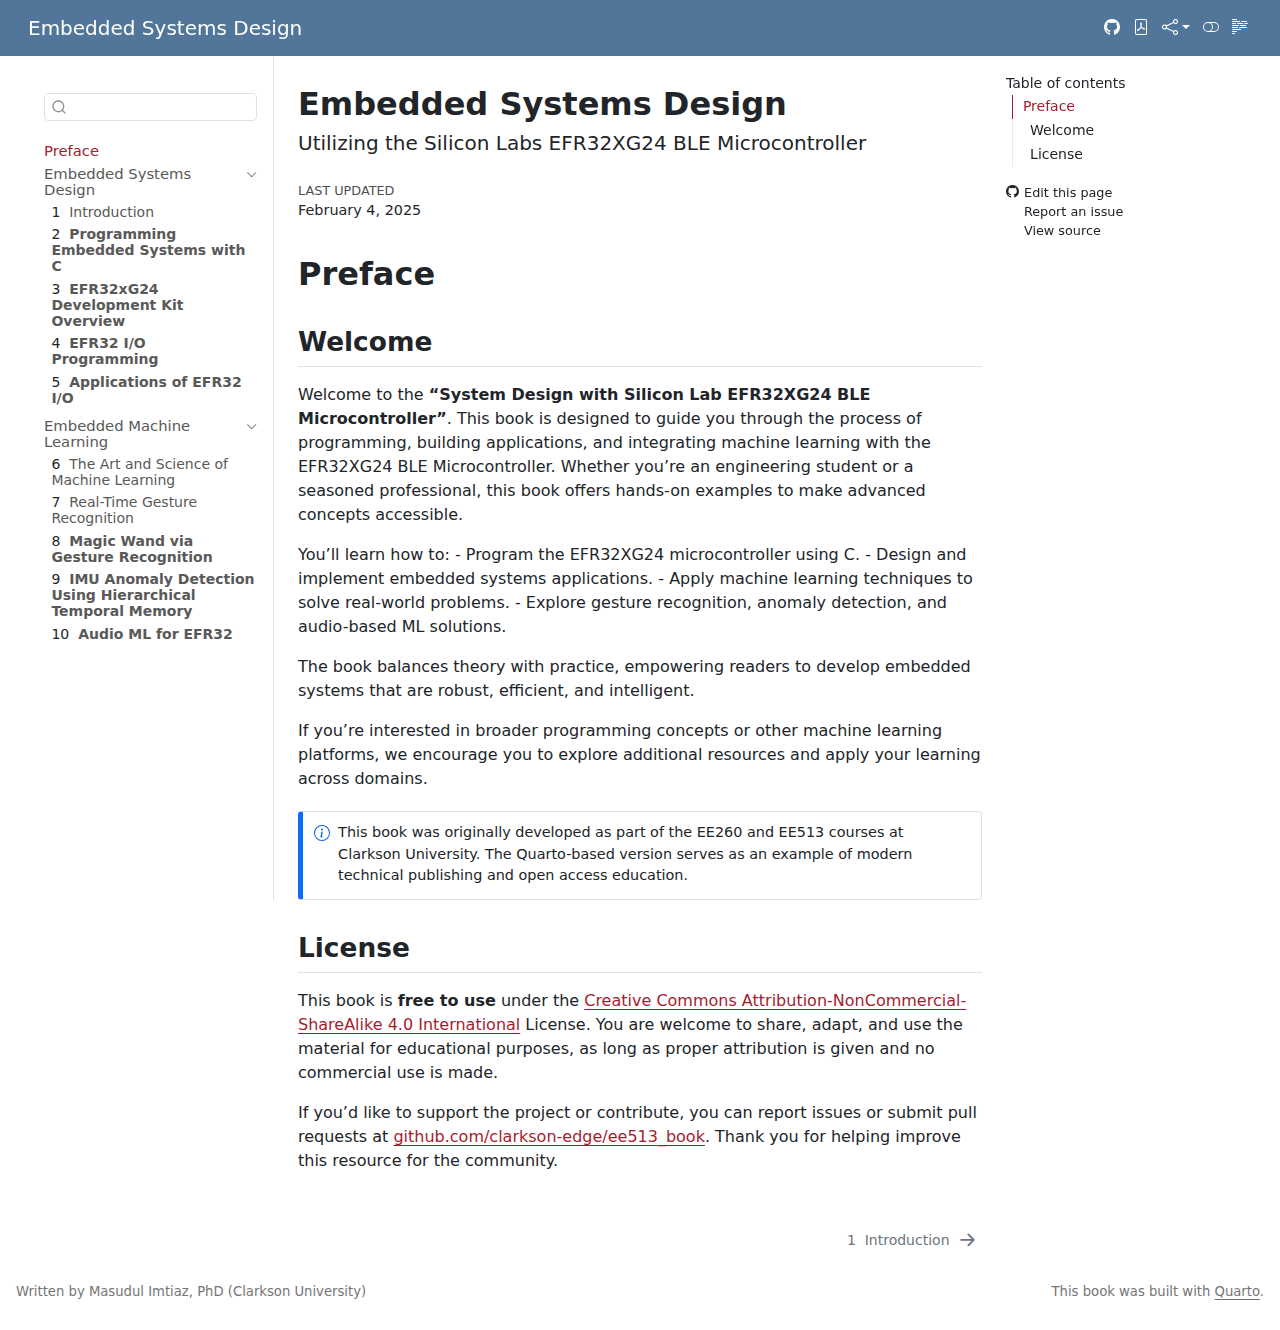
<file: index.html>
<!DOCTYPE html>
<html xmlns="http://www.w3.org/1999/xhtml" lang="en" xml:lang="en"><head>

<meta charset="utf-8">
<meta name="generator" content="quarto-1.6.40">

<meta name="viewport" content="width=device-width, initial-scale=1.0, user-scalable=yes">

<meta name="dcterms.date" content="2025-02-04">
<meta name="description" content="<p>This book is a comprehensive guide to embedded systems and machine learning with the Silicon Lab EFR32XG24 BLE Microcontroller. Designed for engineers and students, it combines hands-on examples and theoretical insights. You’ll learn about programming microcontrollers, building applications, and integrating machine learning for real-world solutions. Each chapter builds on the last, guiding you through practical applications and advanced design concepts.</p>">

<title>Embedded Systems Design</title>
<style>
code{white-space: pre-wrap;}
span.smallcaps{font-variant: small-caps;}
div.columns{display: flex; gap: min(4vw, 1.5em);}
div.column{flex: auto; overflow-x: auto;}
div.hanging-indent{margin-left: 1.5em; text-indent: -1.5em;}
ul.task-list{list-style: none;}
ul.task-list li input[type="checkbox"] {
  width: 0.8em;
  margin: 0 0.8em 0.2em -1em; /* quarto-specific, see https://github.com/quarto-dev/quarto-cli/issues/4556 */ 
  vertical-align: middle;
}
</style>


<script src="site_libs/quarto-nav/quarto-nav.js"></script>
<script src="site_libs/quarto-nav/headroom.min.js"></script>
<script src="site_libs/clipboard/clipboard.min.js"></script>
<script src="site_libs/quarto-search/autocomplete.umd.js"></script>
<script src="site_libs/quarto-search/fuse.min.js"></script>
<script src="site_libs/quarto-search/quarto-search.js"></script>
<meta name="quarto:offset" content="./">
<link href="./contents/core/1_introduction.html" rel="next">
<script src="site_libs/quarto-html/quarto.js"></script>
<script src="site_libs/quarto-html/popper.min.js"></script>
<script src="site_libs/quarto-html/tippy.umd.min.js"></script>
<script src="site_libs/quarto-html/anchor.min.js"></script>
<link href="site_libs/quarto-html/tippy.css" rel="stylesheet">
<link href="site_libs/quarto-html/quarto-syntax-highlighting-86daaaaad7353f9cc0c554efc1dd6d94.css" rel="stylesheet" class="quarto-color-scheme" id="quarto-text-highlighting-styles">
<link href="site_libs/quarto-html/quarto-syntax-highlighting-dark-f8dc6eab18fde03278982b0b35885446.css" rel="prefetch" class="quarto-color-scheme quarto-color-alternate" id="quarto-text-highlighting-styles">
<script src="site_libs/bootstrap/bootstrap.min.js"></script>
<link href="site_libs/bootstrap/bootstrap-icons.css" rel="stylesheet">
<link href="site_libs/bootstrap/bootstrap-b4fc4dddb6ec1a779f0a285a431e56d0.min.css" rel="stylesheet" append-hash="true" class="quarto-color-scheme" id="quarto-bootstrap" data-mode="light">
<link href="site_libs/bootstrap/bootstrap-dark-eae2d66f002e799350c2a60e45471621.min.css" rel="prefetch" append-hash="true" class="quarto-color-scheme quarto-color-alternate" id="quarto-bootstrap" data-mode="dark">
<script id="quarto-search-options" type="application/json">{
  "location": "sidebar",
  "copy-button": false,
  "collapse-after": 3,
  "panel-placement": "start",
  "type": "textbox",
  "limit": 50,
  "keyboard-shortcut": [
    "~",
    "/"
  ],
  "language": {
    "search-no-results-text": "No results",
    "search-matching-documents-text": "matching documents",
    "search-copy-link-title": "Copy link to search",
    "search-hide-matches-text": "Hide additional matches",
    "search-more-match-text": "more match in this document",
    "search-more-matches-text": "more matches in this document",
    "search-clear-button-title": "Clear",
    "search-text-placeholder": "",
    "search-detached-cancel-button-title": "Cancel",
    "search-submit-button-title": "Submit",
    "search-label": "Search"
  }
}</script>


</head>

<body class="nav-sidebar floating nav-fixed">

<div id="quarto-search-results"></div>
  <header id="quarto-header" class="headroom fixed-top">
    <nav class="navbar navbar-expand-lg " data-bs-theme="dark">
      <div class="navbar-container container-fluid">
      <div class="navbar-brand-container mx-auto">
    <a class="navbar-brand" href="./index.html">
    <span class="navbar-title">Embedded Systems Design</span>
    </a>
  </div>
        <div class="quarto-navbar-tools tools-wide tools-end">
    <a href="https://github.com/clarkson-edge/ee513_book" title="Source Code" class="quarto-navigation-tool px-1" aria-label="Source Code"><i class="bi bi-github"></i></a>
    <a href="./Embedded-Systems-Design.pdf" title="Download PDF" class="quarto-navigation-tool px-1" aria-label="Download PDF"><i class="bi bi-file-pdf"></i></a>
    <div class="dropdown">
      <a href="" title="Share" id="quarto-navigation-tool-dropdown-0" class="quarto-navigation-tool dropdown-toggle px-1" data-bs-toggle="dropdown" aria-expanded="false" role="link" aria-label="Share"><i class="bi bi-share"></i></a>
      <ul class="dropdown-menu dropdown-menu-end" aria-labelledby="quarto-navigation-tool-dropdown-0">
          <li>
            <a class="dropdown-item quarto-navbar-tools-item" href="https://twitter.com/intent/tweet?url=|url|">
              <i class="bi bi-twitter pe-1"></i>
            Twitter
            </a>
          </li>
          <li>
            <a class="dropdown-item quarto-navbar-tools-item" href="https://www.facebook.com/sharer/sharer.php?u=|url|">
              <i class="bi bi-facebook pe-1"></i>
            Facebook
            </a>
          </li>
      </ul>
    </div>
  <a href="" class="quarto-color-scheme-toggle quarto-navigation-tool  px-1" onclick="window.quartoToggleColorScheme(); return false;" title="Toggle dark mode"><i class="bi"></i></a>
  <a href="" class="quarto-reader-toggle quarto-navigation-tool px-1" onclick="window.quartoToggleReader(); return false;" title="Toggle reader mode">
  <div class="quarto-reader-toggle-btn">
  <i class="bi"></i>
  </div>
</a>
</div>
      </div> <!-- /container-fluid -->
    </nav>
  <nav class="quarto-secondary-nav">
    <div class="container-fluid d-flex">
      <button type="button" class="quarto-btn-toggle btn" data-bs-toggle="collapse" role="button" data-bs-target=".quarto-sidebar-collapse-item" aria-controls="quarto-sidebar" aria-expanded="false" aria-label="Toggle sidebar navigation" onclick="if (window.quartoToggleHeadroom) { window.quartoToggleHeadroom(); }">
        <i class="bi bi-layout-text-sidebar-reverse"></i>
      </button>
        <nav class="quarto-page-breadcrumbs" aria-label="breadcrumb"><ol class="breadcrumb"><li class="breadcrumb-item"><a href="./index.html">Preface</a></li></ol></nav>
        <a class="flex-grow-1" role="navigation" data-bs-toggle="collapse" data-bs-target=".quarto-sidebar-collapse-item" aria-controls="quarto-sidebar" aria-expanded="false" aria-label="Toggle sidebar navigation" onclick="if (window.quartoToggleHeadroom) { window.quartoToggleHeadroom(); }">      
        </a>
      <button type="button" class="btn quarto-search-button" aria-label="Search" onclick="window.quartoOpenSearch();">
        <i class="bi bi-search"></i>
      </button>
    </div>
  </nav>
</header>
<!-- content -->
<div id="quarto-content" class="quarto-container page-columns page-rows-contents page-layout-article page-navbar">
<!-- sidebar -->
  <nav id="quarto-sidebar" class="sidebar collapse collapse-horizontal quarto-sidebar-collapse-item sidebar-navigation floating overflow-auto">
        <div class="mt-2 flex-shrink-0 align-items-center">
        <div class="sidebar-search">
        <div id="quarto-search" class="" title="Search"></div>
        </div>
        </div>
    <div class="sidebar-menu-container"> 
    <ul class="list-unstyled mt-1">
        <li class="sidebar-item">
  <div class="sidebar-item-container"> 
  <a href="./index.html" class="sidebar-item-text sidebar-link active">
 <span class="menu-text">Preface</span></a>
  </div>
</li>
        <li class="sidebar-item sidebar-item-section">
      <div class="sidebar-item-container"> 
            <a class="sidebar-item-text sidebar-link text-start" data-bs-toggle="collapse" data-bs-target="#quarto-sidebar-section-1" role="navigation" aria-expanded="true">
 <span class="menu-text">Embedded Systems Design</span></a>
          <a class="sidebar-item-toggle text-start" data-bs-toggle="collapse" data-bs-target="#quarto-sidebar-section-1" role="navigation" aria-expanded="true" aria-label="Toggle section">
            <i class="bi bi-chevron-right ms-2"></i>
          </a> 
      </div>
      <ul id="quarto-sidebar-section-1" class="collapse list-unstyled sidebar-section depth1 show">  
          <li class="sidebar-item">
  <div class="sidebar-item-container"> 
  <a href="./contents/core/1_introduction.html" class="sidebar-item-text sidebar-link">
 <span class="menu-text"><span class="chapter-number">1</span>&nbsp; <span class="chapter-title">Introduction</span></span></a>
  </div>
</li>
          <li class="sidebar-item">
  <div class="sidebar-item-container"> 
  <a href="./contents/core/2_programmingwithc.html" class="sidebar-item-text sidebar-link">
 <span class="menu-text"><span class="chapter-number">2</span>&nbsp; <span class="chapter-title"><strong>Programming Embedded Systems with C</strong></span></span></a>
  </div>
</li>
          <li class="sidebar-item">
  <div class="sidebar-item-container"> 
  <a href="./contents/core/3_devkitoverview.html" class="sidebar-item-text sidebar-link">
 <span class="menu-text"><span class="chapter-number">3</span>&nbsp; <span class="chapter-title"><strong>EFR32xG24 Development Kit Overview</strong></span></span></a>
  </div>
</li>
          <li class="sidebar-item">
  <div class="sidebar-item-container"> 
  <a href="./contents/core/4_efr32programming.html" class="sidebar-item-text sidebar-link">
 <span class="menu-text"><span class="chapter-number">4</span>&nbsp; <span class="chapter-title"><strong>EFR32 I/O Programming</strong></span></span></a>
  </div>
</li>
          <li class="sidebar-item">
  <div class="sidebar-item-container"> 
  <a href="./contents/core/5_efr32applications.html" class="sidebar-item-text sidebar-link">
 <span class="menu-text"><span class="chapter-number">5</span>&nbsp; <span class="chapter-title"><strong>Applications of EFR32 I/O</strong></span></span></a>
  </div>
</li>
      </ul>
  </li>
        <li class="sidebar-item sidebar-item-section">
      <div class="sidebar-item-container"> 
            <a class="sidebar-item-text sidebar-link text-start" data-bs-toggle="collapse" data-bs-target="#quarto-sidebar-section-2" role="navigation" aria-expanded="true">
 <span class="menu-text">Embedded Machine Learning</span></a>
          <a class="sidebar-item-toggle text-start" data-bs-toggle="collapse" data-bs-target="#quarto-sidebar-section-2" role="navigation" aria-expanded="true" aria-label="Toggle section">
            <i class="bi bi-chevron-right ms-2"></i>
          </a> 
      </div>
      <ul id="quarto-sidebar-section-2" class="collapse list-unstyled sidebar-section depth1 show">  
          <li class="sidebar-item">
  <div class="sidebar-item-container"> 
  <a href="./contents/core/10_ml_foundations.html" class="sidebar-item-text sidebar-link">
 <span class="menu-text"><span class="chapter-number">6</span>&nbsp; <span class="chapter-title">The Art and Science of Machine Learning</span></span></a>
  </div>
</li>
          <li class="sidebar-item">
  <div class="sidebar-item-container"> 
  <a href="./contents/core/6_gesturerecog_realtime.html" class="sidebar-item-text sidebar-link">
 <span class="menu-text"><span class="chapter-number">7</span>&nbsp; <span class="chapter-title">Real-Time Gesture Recognition</span></span></a>
  </div>
</li>
          <li class="sidebar-item">
  <div class="sidebar-item-container"> 
  <a href="./contents/core/7_gesturerecog_magicwand.html" class="sidebar-item-text sidebar-link">
 <span class="menu-text"><span class="chapter-number">8</span>&nbsp; <span class="chapter-title"><strong>Magic Wand via Gesture Recognition</strong></span></span></a>
  </div>
</li>
          <li class="sidebar-item">
  <div class="sidebar-item-container"> 
  <a href="./contents/core/8_anomalydetection_htm.html" class="sidebar-item-text sidebar-link">
 <span class="menu-text"><span class="chapter-number">9</span>&nbsp; <span class="chapter-title"><strong>IMU Anomaly Detection Using Hierarchical Temporal Memory</strong></span></span></a>
  </div>
</li>
          <li class="sidebar-item">
  <div class="sidebar-item-container"> 
  <a href="./contents/core/9_audioml.html" class="sidebar-item-text sidebar-link">
 <span class="menu-text"><span class="chapter-number">10</span>&nbsp; <span class="chapter-title"><strong>Audio ML for EFR32</strong></span></span></a>
  </div>
</li>
      </ul>
  </li>
    </ul>
    </div>
</nav>
<div id="quarto-sidebar-glass" class="quarto-sidebar-collapse-item" data-bs-toggle="collapse" data-bs-target=".quarto-sidebar-collapse-item"></div>
<!-- margin-sidebar -->
    <div id="quarto-margin-sidebar" class="sidebar margin-sidebar">
        <nav id="TOC" role="doc-toc" class="toc-active">
    <h2 id="toc-title">Table of contents</h2>
   
  <ul>
  <li><a href="#preface" id="toc-preface" class="nav-link active" data-scroll-target="#preface">Preface</a>
  <ul>
  <li><a href="#welcome" id="toc-welcome" class="nav-link" data-scroll-target="#welcome">Welcome</a></li>
  <li><a href="#license" id="toc-license" class="nav-link" data-scroll-target="#license">License</a></li>
  </ul></li>
  </ul>
<div class="toc-actions"><ul><li><a href="https://github.com/clarkson-edge/ee513_book/edit/dev/index.qmd" class="toc-action"><i class="bi bi-github"></i>Edit this page</a></li><li><a href="https://github.com/clarkson-edge/ee513_book/issues/new" class="toc-action"><i class="bi empty"></i>Report an issue</a></li><li><a href="https://github.com/clarkson-edge/ee513_book/blob/dev/index.qmd" class="toc-action"><i class="bi empty"></i>View source</a></li></ul></div></nav>
    </div>
<!-- main -->
<main class="content" id="quarto-document-content">

<header id="title-block-header" class="quarto-title-block default">
<div class="quarto-title">
<h1 class="title">Embedded Systems Design</h1>
<p class="subtitle lead">Utilizing the Silicon Labs EFR32XG24 BLE Microcontroller</p>
</div>



<div class="quarto-title-meta">

    
    <div>
    <div class="quarto-title-meta-heading">Last Updated</div>
    <div class="quarto-title-meta-contents">
      <p class="date">February 4, 2025</p>
    </div>
  </div>
  
    
  </div>
  


</header>


<section id="preface" class="level1 unnumbered">
<h1 class="unnumbered">Preface</h1>
<section id="welcome" class="level2 unnumbered">
<h2 class="unnumbered anchored" data-anchor-id="welcome">Welcome</h2>
<p>Welcome to the <strong>“System Design with Silicon Lab EFR32XG24 BLE Microcontroller”</strong>. This book is designed to guide you through the process of programming, building applications, and integrating machine learning with the EFR32XG24 BLE Microcontroller. Whether you’re an engineering student or a seasoned professional, this book offers hands-on examples to make advanced concepts accessible.</p>
<p>You’ll learn how to: - Program the EFR32XG24 microcontroller using C. - Design and implement embedded systems applications. - Apply machine learning techniques to solve real-world problems. - Explore gesture recognition, anomaly detection, and audio-based ML solutions.</p>
<p>The book balances theory with practice, empowering readers to develop embedded systems that are robust, efficient, and intelligent.</p>
<p>If you’re interested in broader programming concepts or other machine learning platforms, we encourage you to explore additional resources and apply your learning across domains.</p>
<div class="callout callout-style-simple callout-note">
<div class="callout-body d-flex">
<div class="callout-icon-container">
<i class="callout-icon"></i>
</div>
<div class="callout-body-container">
<p>This book was originally developed as part of the EE260 and EE513 courses at Clarkson University. The Quarto-based version serves as an example of modern technical publishing and open access education.</p>
</div>
</div>
</div>
</section>
<section id="license" class="level2">
<h2 class="anchored" data-anchor-id="license">License</h2>
<p>This book is <strong>free to use</strong> under the <a href="https://creativecommons.org/licenses/by-nc-sa/4.0/">Creative Commons Attribution-NonCommercial-ShareAlike 4.0 International</a> License. You are welcome to share, adapt, and use the material for educational purposes, as long as proper attribution is given and no commercial use is made.</p>
<p>If you’d like to support the project or contribute, you can report issues or submit pull requests at <a href="https://github.com/clarkson-edge/ee513_book">github.com/clarkson-edge/ee513_book</a>. Thank you for helping improve this resource for the community.</p>


</section>
</section>

</main> <!-- /main -->
<script id="quarto-html-after-body" type="application/javascript">
window.document.addEventListener("DOMContentLoaded", function (event) {
  const toggleBodyColorMode = (bsSheetEl) => {
    const mode = bsSheetEl.getAttribute("data-mode");
    const bodyEl = window.document.querySelector("body");
    if (mode === "dark") {
      bodyEl.classList.add("quarto-dark");
      bodyEl.classList.remove("quarto-light");
    } else {
      bodyEl.classList.add("quarto-light");
      bodyEl.classList.remove("quarto-dark");
    }
  }
  const toggleBodyColorPrimary = () => {
    const bsSheetEl = window.document.querySelector("link#quarto-bootstrap");
    if (bsSheetEl) {
      toggleBodyColorMode(bsSheetEl);
    }
  }
  toggleBodyColorPrimary();  
  const disableStylesheet = (stylesheets) => {
    for (let i=0; i < stylesheets.length; i++) {
      const stylesheet = stylesheets[i];
      stylesheet.rel = 'prefetch';
    }
  }
  const enableStylesheet = (stylesheets) => {
    for (let i=0; i < stylesheets.length; i++) {
      const stylesheet = stylesheets[i];
      stylesheet.rel = 'stylesheet';
    }
  }
  const manageTransitions = (selector, allowTransitions) => {
    const els = window.document.querySelectorAll(selector);
    for (let i=0; i < els.length; i++) {
      const el = els[i];
      if (allowTransitions) {
        el.classList.remove('notransition');
      } else {
        el.classList.add('notransition');
      }
    }
  }
  const toggleGiscusIfUsed = (isAlternate, darkModeDefault) => {
    const baseTheme = document.querySelector('#giscus-base-theme')?.value ?? 'light';
    const alternateTheme = document.querySelector('#giscus-alt-theme')?.value ?? 'dark';
    let newTheme = '';
    if(darkModeDefault) {
      newTheme = isAlternate ? baseTheme : alternateTheme;
    } else {
      newTheme = isAlternate ? alternateTheme : baseTheme;
    }
    const changeGiscusTheme = () => {
      // From: https://github.com/giscus/giscus/issues/336
      const sendMessage = (message) => {
        const iframe = document.querySelector('iframe.giscus-frame');
        if (!iframe) return;
        iframe.contentWindow.postMessage({ giscus: message }, 'https://giscus.app');
      }
      sendMessage({
        setConfig: {
          theme: newTheme
        }
      });
    }
    const isGiscussLoaded = window.document.querySelector('iframe.giscus-frame') !== null;
    if (isGiscussLoaded) {
      changeGiscusTheme();
    }
  }
  const toggleColorMode = (alternate) => {
    // Switch the stylesheets
    const alternateStylesheets = window.document.querySelectorAll('link.quarto-color-scheme.quarto-color-alternate');
    manageTransitions('#quarto-margin-sidebar .nav-link', false);
    if (alternate) {
      enableStylesheet(alternateStylesheets);
      for (const sheetNode of alternateStylesheets) {
        if (sheetNode.id === "quarto-bootstrap") {
          toggleBodyColorMode(sheetNode);
        }
      }
    } else {
      disableStylesheet(alternateStylesheets);
      toggleBodyColorPrimary();
    }
    manageTransitions('#quarto-margin-sidebar .nav-link', true);
    // Switch the toggles
    const toggles = window.document.querySelectorAll('.quarto-color-scheme-toggle');
    for (let i=0; i < toggles.length; i++) {
      const toggle = toggles[i];
      if (toggle) {
        if (alternate) {
          toggle.classList.add("alternate");     
        } else {
          toggle.classList.remove("alternate");
        }
      }
    }
    // Hack to workaround the fact that safari doesn't
    // properly recolor the scrollbar when toggling (#1455)
    if (navigator.userAgent.indexOf('Safari') > 0 && navigator.userAgent.indexOf('Chrome') == -1) {
      manageTransitions("body", false);
      window.scrollTo(0, 1);
      setTimeout(() => {
        window.scrollTo(0, 0);
        manageTransitions("body", true);
      }, 40);  
    }
  }
  const isFileUrl = () => { 
    return window.location.protocol === 'file:';
  }
  const hasAlternateSentinel = () => {  
    let styleSentinel = getColorSchemeSentinel();
    if (styleSentinel !== null) {
      return styleSentinel === "alternate";
    } else {
      return false;
    }
  }
  const setStyleSentinel = (alternate) => {
    const value = alternate ? "alternate" : "default";
    if (!isFileUrl()) {
      window.localStorage.setItem("quarto-color-scheme", value);
    } else {
      localAlternateSentinel = value;
    }
  }
  const getColorSchemeSentinel = () => {
    if (!isFileUrl()) {
      const storageValue = window.localStorage.getItem("quarto-color-scheme");
      return storageValue != null ? storageValue : localAlternateSentinel;
    } else {
      return localAlternateSentinel;
    }
  }
  const darkModeDefault = false;
  let localAlternateSentinel = darkModeDefault ? 'alternate' : 'default';
  // Dark / light mode switch
  window.quartoToggleColorScheme = () => {
    // Read the current dark / light value 
    let toAlternate = !hasAlternateSentinel();
    toggleColorMode(toAlternate);
    setStyleSentinel(toAlternate);
    toggleGiscusIfUsed(toAlternate, darkModeDefault);
  };
  // Ensure there is a toggle, if there isn't float one in the top right
  if (window.document.querySelector('.quarto-color-scheme-toggle') === null) {
    const a = window.document.createElement('a');
    a.classList.add('top-right');
    a.classList.add('quarto-color-scheme-toggle');
    a.href = "";
    a.onclick = function() { try { window.quartoToggleColorScheme(); } catch {} return false; };
    const i = window.document.createElement("i");
    i.classList.add('bi');
    a.appendChild(i);
    window.document.body.appendChild(a);
  }
  // Switch to dark mode if need be
  if (hasAlternateSentinel()) {
    toggleColorMode(true);
  } else {
    toggleColorMode(false);
  }
  const icon = "";
  const anchorJS = new window.AnchorJS();
  anchorJS.options = {
    placement: 'right',
    icon: icon
  };
  anchorJS.add('.anchored');
  const isCodeAnnotation = (el) => {
    for (const clz of el.classList) {
      if (clz.startsWith('code-annotation-')) {                     
        return true;
      }
    }
    return false;
  }
  const onCopySuccess = function(e) {
    // button target
    const button = e.trigger;
    // don't keep focus
    button.blur();
    // flash "checked"
    button.classList.add('code-copy-button-checked');
    var currentTitle = button.getAttribute("title");
    button.setAttribute("title", "Copied!");
    let tooltip;
    if (window.bootstrap) {
      button.setAttribute("data-bs-toggle", "tooltip");
      button.setAttribute("data-bs-placement", "left");
      button.setAttribute("data-bs-title", "Copied!");
      tooltip = new bootstrap.Tooltip(button, 
        { trigger: "manual", 
          customClass: "code-copy-button-tooltip",
          offset: [0, -8]});
      tooltip.show();    
    }
    setTimeout(function() {
      if (tooltip) {
        tooltip.hide();
        button.removeAttribute("data-bs-title");
        button.removeAttribute("data-bs-toggle");
        button.removeAttribute("data-bs-placement");
      }
      button.setAttribute("title", currentTitle);
      button.classList.remove('code-copy-button-checked');
    }, 1000);
    // clear code selection
    e.clearSelection();
  }
  const getTextToCopy = function(trigger) {
      const codeEl = trigger.previousElementSibling.cloneNode(true);
      for (const childEl of codeEl.children) {
        if (isCodeAnnotation(childEl)) {
          childEl.remove();
        }
      }
      return codeEl.innerText;
  }
  const clipboard = new window.ClipboardJS('.code-copy-button:not([data-in-quarto-modal])', {
    text: getTextToCopy
  });
  clipboard.on('success', onCopySuccess);
  if (window.document.getElementById('quarto-embedded-source-code-modal')) {
    const clipboardModal = new window.ClipboardJS('.code-copy-button[data-in-quarto-modal]', {
      text: getTextToCopy,
      container: window.document.getElementById('quarto-embedded-source-code-modal')
    });
    clipboardModal.on('success', onCopySuccess);
  }
    var localhostRegex = new RegExp(/^(?:http|https):\/\/localhost\:?[0-9]*\//);
    var mailtoRegex = new RegExp(/^mailto:/);
      var filterRegex = new RegExp('/' + window.location.host + '/');
    var isInternal = (href) => {
        return filterRegex.test(href) || localhostRegex.test(href) || mailtoRegex.test(href);
    }
    // Inspect non-navigation links and adorn them if external
 	var links = window.document.querySelectorAll('a[href]:not(.nav-link):not(.navbar-brand):not(.toc-action):not(.sidebar-link):not(.sidebar-item-toggle):not(.pagination-link):not(.no-external):not([aria-hidden]):not(.dropdown-item):not(.quarto-navigation-tool):not(.about-link)');
    for (var i=0; i<links.length; i++) {
      const link = links[i];
      if (!isInternal(link.href)) {
        // undo the damage that might have been done by quarto-nav.js in the case of
        // links that we want to consider external
        if (link.dataset.originalHref !== undefined) {
          link.href = link.dataset.originalHref;
        }
          // target, if specified
          link.setAttribute("target", "_blank");
          if (link.getAttribute("rel") === null) {
            link.setAttribute("rel", "noopener");
          }
      }
    }
  function tippyHover(el, contentFn, onTriggerFn, onUntriggerFn) {
    const config = {
      allowHTML: true,
      maxWidth: 500,
      delay: 100,
      arrow: false,
      appendTo: function(el) {
          return el.parentElement;
      },
      interactive: true,
      interactiveBorder: 10,
      theme: 'quarto',
      placement: 'bottom-start',
    };
    if (contentFn) {
      config.content = contentFn;
    }
    if (onTriggerFn) {
      config.onTrigger = onTriggerFn;
    }
    if (onUntriggerFn) {
      config.onUntrigger = onUntriggerFn;
    }
    window.tippy(el, config); 
  }
  const xrefs = window.document.querySelectorAll('a.quarto-xref');
  const processXRef = (id, note) => {
    // Strip column container classes
    const stripColumnClz = (el) => {
      el.classList.remove("page-full", "page-columns");
      if (el.children) {
        for (const child of el.children) {
          stripColumnClz(child);
        }
      }
    }
    stripColumnClz(note)
    if (id === null || id.startsWith('sec-')) {
      // Special case sections, only their first couple elements
      const container = document.createElement("div");
      if (note.children && note.children.length > 2) {
        container.appendChild(note.children[0].cloneNode(true));
        for (let i = 1; i < note.children.length; i++) {
          const child = note.children[i];
          if (child.tagName === "P" && child.innerText === "") {
            continue;
          } else {
            container.appendChild(child.cloneNode(true));
            break;
          }
        }
        if (window.Quarto?.typesetMath) {
          window.Quarto.typesetMath(container);
        }
        return container.innerHTML
      } else {
        if (window.Quarto?.typesetMath) {
          window.Quarto.typesetMath(note);
        }
        return note.innerHTML;
      }
    } else {
      // Remove any anchor links if they are present
      const anchorLink = note.querySelector('a.anchorjs-link');
      if (anchorLink) {
        anchorLink.remove();
      }
      if (window.Quarto?.typesetMath) {
        window.Quarto.typesetMath(note);
      }
      if (note.classList.contains("callout")) {
        return note.outerHTML;
      } else {
        return note.innerHTML;
      }
    }
  }
  for (var i=0; i<xrefs.length; i++) {
    const xref = xrefs[i];
    tippyHover(xref, undefined, function(instance) {
      instance.disable();
      let url = xref.getAttribute('href');
      let hash = undefined; 
      if (url.startsWith('#')) {
        hash = url;
      } else {
        try { hash = new URL(url).hash; } catch {}
      }
      if (hash) {
        const id = hash.replace(/^#\/?/, "");
        const note = window.document.getElementById(id);
        if (note !== null) {
          try {
            const html = processXRef(id, note.cloneNode(true));
            instance.setContent(html);
          } finally {
            instance.enable();
            instance.show();
          }
        } else {
          // See if we can fetch this
          fetch(url.split('#')[0])
          .then(res => res.text())
          .then(html => {
            const parser = new DOMParser();
            const htmlDoc = parser.parseFromString(html, "text/html");
            const note = htmlDoc.getElementById(id);
            if (note !== null) {
              const html = processXRef(id, note);
              instance.setContent(html);
            } 
          }).finally(() => {
            instance.enable();
            instance.show();
          });
        }
      } else {
        // See if we can fetch a full url (with no hash to target)
        // This is a special case and we should probably do some content thinning / targeting
        fetch(url)
        .then(res => res.text())
        .then(html => {
          const parser = new DOMParser();
          const htmlDoc = parser.parseFromString(html, "text/html");
          const note = htmlDoc.querySelector('main.content');
          if (note !== null) {
            // This should only happen for chapter cross references
            // (since there is no id in the URL)
            // remove the first header
            if (note.children.length > 0 && note.children[0].tagName === "HEADER") {
              note.children[0].remove();
            }
            const html = processXRef(null, note);
            instance.setContent(html);
          } 
        }).finally(() => {
          instance.enable();
          instance.show();
        });
      }
    }, function(instance) {
    });
  }
      let selectedAnnoteEl;
      const selectorForAnnotation = ( cell, annotation) => {
        let cellAttr = 'data-code-cell="' + cell + '"';
        let lineAttr = 'data-code-annotation="' +  annotation + '"';
        const selector = 'span[' + cellAttr + '][' + lineAttr + ']';
        return selector;
      }
      const selectCodeLines = (annoteEl) => {
        const doc = window.document;
        const targetCell = annoteEl.getAttribute("data-target-cell");
        const targetAnnotation = annoteEl.getAttribute("data-target-annotation");
        const annoteSpan = window.document.querySelector(selectorForAnnotation(targetCell, targetAnnotation));
        const lines = annoteSpan.getAttribute("data-code-lines").split(",");
        const lineIds = lines.map((line) => {
          return targetCell + "-" + line;
        })
        let top = null;
        let height = null;
        let parent = null;
        if (lineIds.length > 0) {
            //compute the position of the single el (top and bottom and make a div)
            const el = window.document.getElementById(lineIds[0]);
            top = el.offsetTop;
            height = el.offsetHeight;
            parent = el.parentElement.parentElement;
          if (lineIds.length > 1) {
            const lastEl = window.document.getElementById(lineIds[lineIds.length - 1]);
            const bottom = lastEl.offsetTop + lastEl.offsetHeight;
            height = bottom - top;
          }
          if (top !== null && height !== null && parent !== null) {
            // cook up a div (if necessary) and position it 
            let div = window.document.getElementById("code-annotation-line-highlight");
            if (div === null) {
              div = window.document.createElement("div");
              div.setAttribute("id", "code-annotation-line-highlight");
              div.style.position = 'absolute';
              parent.appendChild(div);
            }
            div.style.top = top - 2 + "px";
            div.style.height = height + 4 + "px";
            div.style.left = 0;
            let gutterDiv = window.document.getElementById("code-annotation-line-highlight-gutter");
            if (gutterDiv === null) {
              gutterDiv = window.document.createElement("div");
              gutterDiv.setAttribute("id", "code-annotation-line-highlight-gutter");
              gutterDiv.style.position = 'absolute';
              const codeCell = window.document.getElementById(targetCell);
              const gutter = codeCell.querySelector('.code-annotation-gutter');
              gutter.appendChild(gutterDiv);
            }
            gutterDiv.style.top = top - 2 + "px";
            gutterDiv.style.height = height + 4 + "px";
          }
          selectedAnnoteEl = annoteEl;
        }
      };
      const unselectCodeLines = () => {
        const elementsIds = ["code-annotation-line-highlight", "code-annotation-line-highlight-gutter"];
        elementsIds.forEach((elId) => {
          const div = window.document.getElementById(elId);
          if (div) {
            div.remove();
          }
        });
        selectedAnnoteEl = undefined;
      };
        // Handle positioning of the toggle
    window.addEventListener(
      "resize",
      throttle(() => {
        elRect = undefined;
        if (selectedAnnoteEl) {
          selectCodeLines(selectedAnnoteEl);
        }
      }, 10)
    );
    function throttle(fn, ms) {
    let throttle = false;
    let timer;
      return (...args) => {
        if(!throttle) { // first call gets through
            fn.apply(this, args);
            throttle = true;
        } else { // all the others get throttled
            if(timer) clearTimeout(timer); // cancel #2
            timer = setTimeout(() => {
              fn.apply(this, args);
              timer = throttle = false;
            }, ms);
        }
      };
    }
      // Attach click handler to the DT
      const annoteDls = window.document.querySelectorAll('dt[data-target-cell]');
      for (const annoteDlNode of annoteDls) {
        annoteDlNode.addEventListener('click', (event) => {
          const clickedEl = event.target;
          if (clickedEl !== selectedAnnoteEl) {
            unselectCodeLines();
            const activeEl = window.document.querySelector('dt[data-target-cell].code-annotation-active');
            if (activeEl) {
              activeEl.classList.remove('code-annotation-active');
            }
            selectCodeLines(clickedEl);
            clickedEl.classList.add('code-annotation-active');
          } else {
            // Unselect the line
            unselectCodeLines();
            clickedEl.classList.remove('code-annotation-active');
          }
        });
      }
});
</script>
<nav class="page-navigation">
  <div class="nav-page nav-page-previous">
  </div>
  <div class="nav-page nav-page-next">
      <a href="./contents/core/1_introduction.html" class="pagination-link" aria-label="Introduction">
        <span class="nav-page-text"><span class="chapter-number">1</span>&nbsp; <span class="chapter-title">Introduction</span></span> <i class="bi bi-arrow-right-short"></i>
      </a>
  </div>
</nav>
</div> <!-- /content -->
<footer class="footer">
  <div class="nav-footer">
    <div class="nav-footer-left">
<p>Written by Masudul Imtiaz, PhD (Clarkson University)</p>
</div>   
    <div class="nav-footer-center">
      &nbsp;
    <div class="toc-actions d-sm-block d-md-none"><ul><li><a href="https://github.com/clarkson-edge/ee513_book/edit/dev/index.qmd" class="toc-action"><i class="bi bi-github"></i>Edit this page</a></li><li><a href="https://github.com/clarkson-edge/ee513_book/issues/new" class="toc-action"><i class="bi empty"></i>Report an issue</a></li><li><a href="https://github.com/clarkson-edge/ee513_book/blob/dev/index.qmd" class="toc-action"><i class="bi empty"></i>View source</a></li></ul></div></div>
    <div class="nav-footer-right">
<p>This book was built with <a href="https://quarto.org/">Quarto</a>.</p>
</div>
  </div>
</footer>




</body></html>
</file>
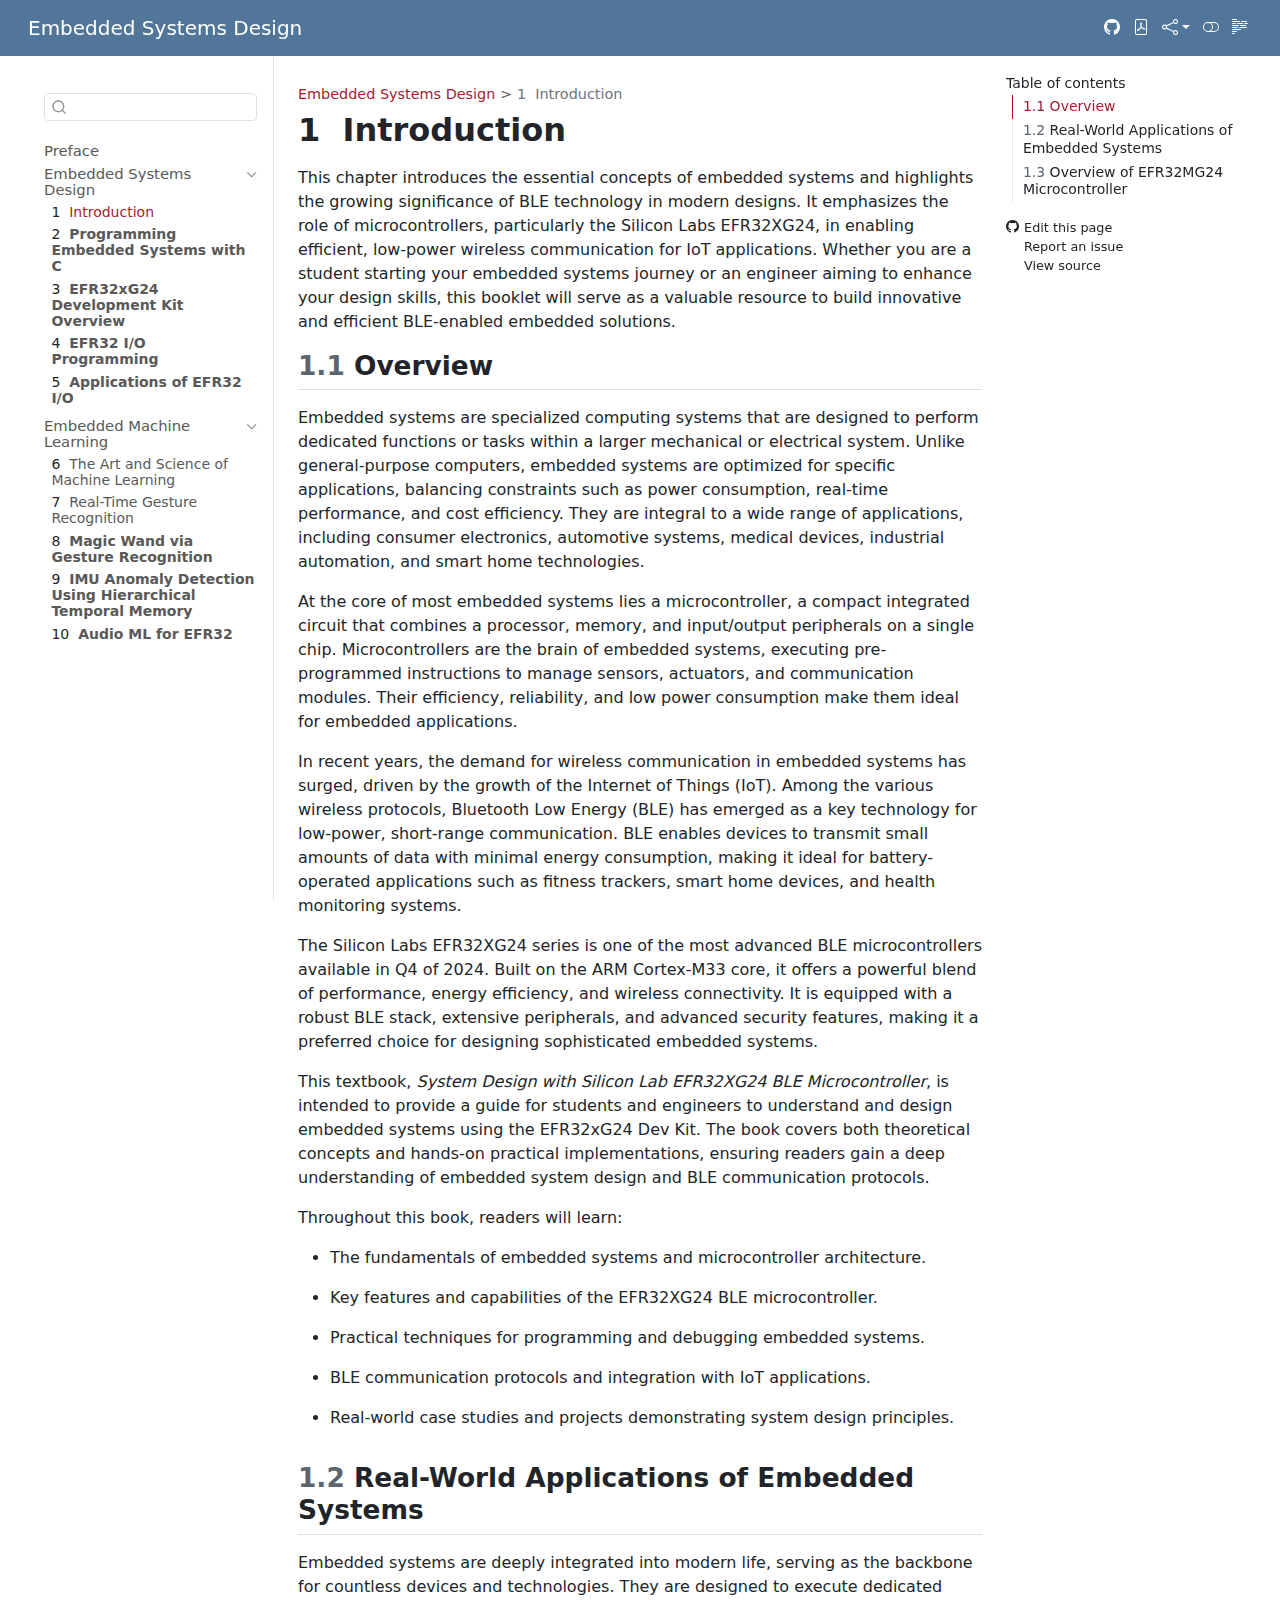
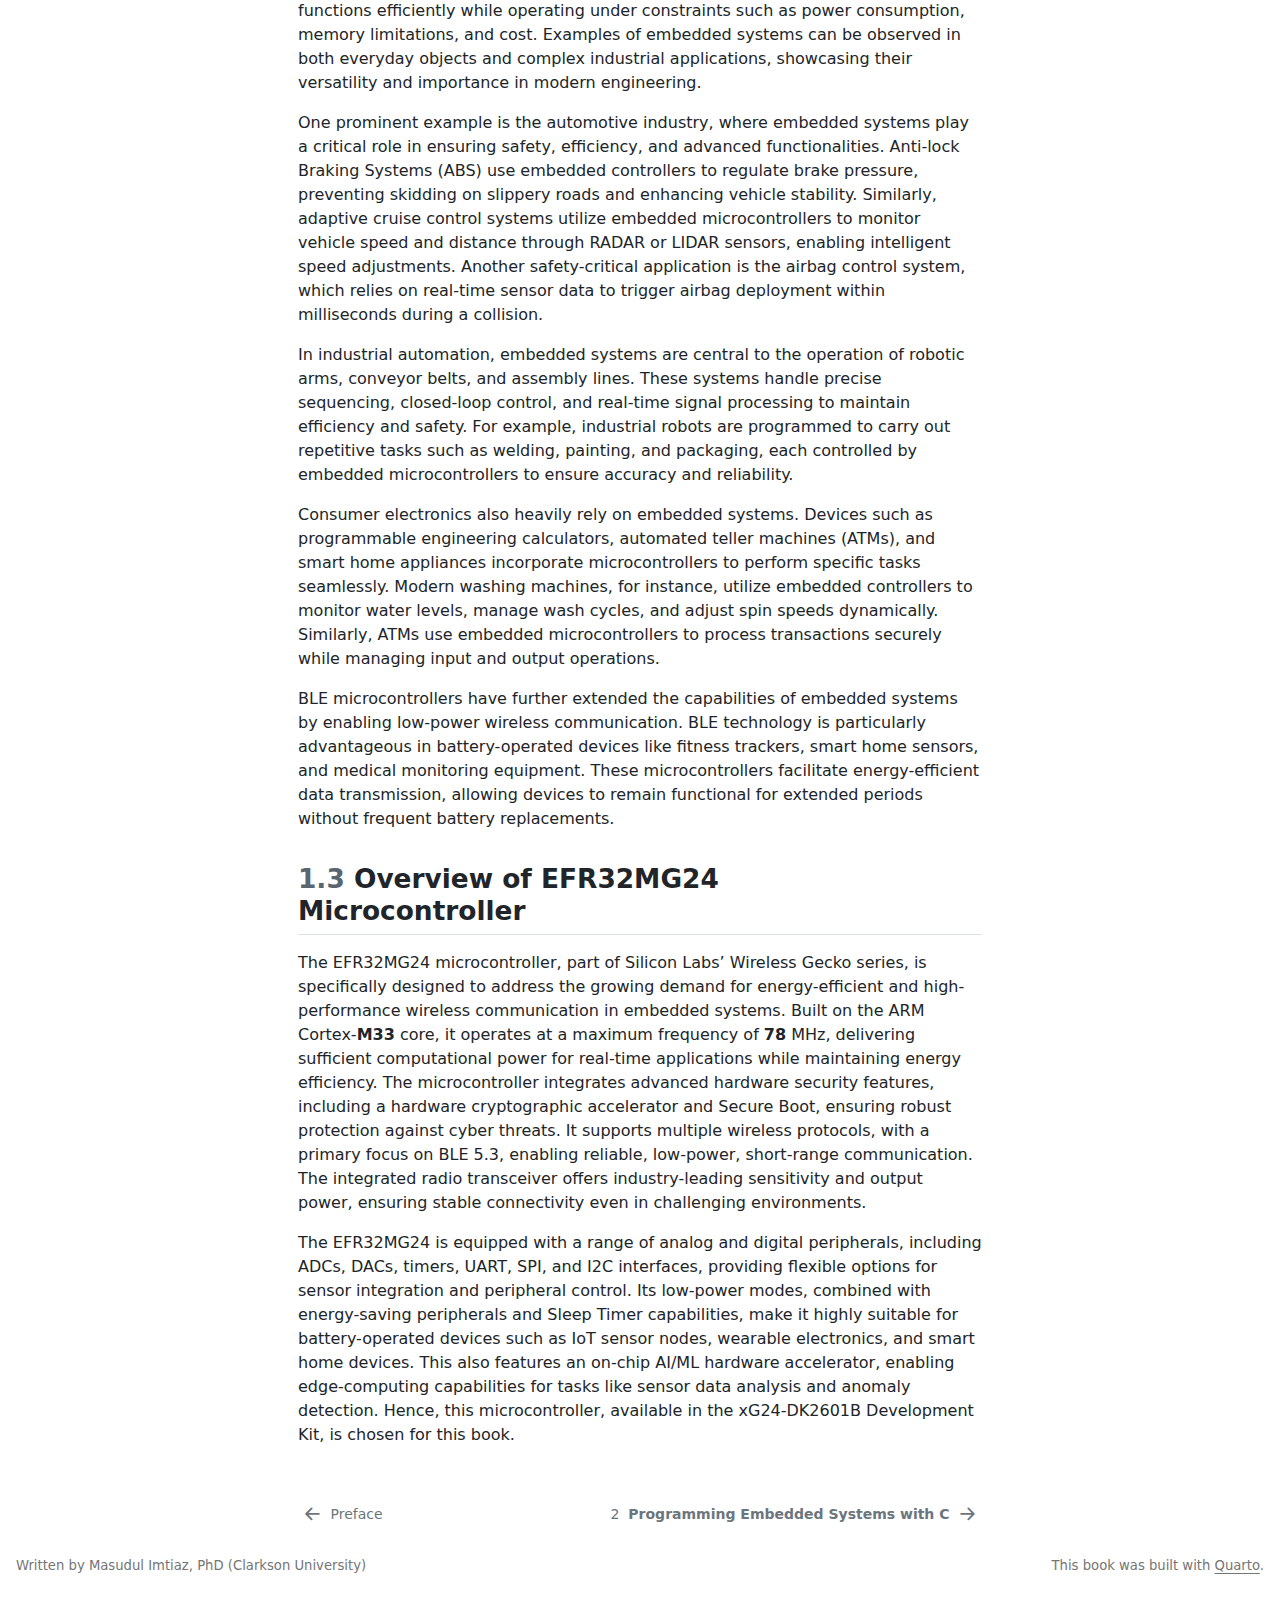
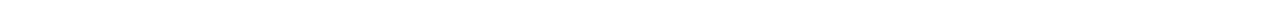
<file: contents/core/1_introduction.html>
<!DOCTYPE html>
<html xmlns="http://www.w3.org/1999/xhtml" lang="en" xml:lang="en"><head>

<meta charset="utf-8">
<meta name="generator" content="quarto-1.6.40">

<meta name="viewport" content="width=device-width, initial-scale=1.0, user-scalable=yes">


<title>1&nbsp; Introduction – Embedded Systems Design</title>
<style>
code{white-space: pre-wrap;}
span.smallcaps{font-variant: small-caps;}
div.columns{display: flex; gap: min(4vw, 1.5em);}
div.column{flex: auto; overflow-x: auto;}
div.hanging-indent{margin-left: 1.5em; text-indent: -1.5em;}
ul.task-list{list-style: none;}
ul.task-list li input[type="checkbox"] {
  width: 0.8em;
  margin: 0 0.8em 0.2em -1em; /* quarto-specific, see https://github.com/quarto-dev/quarto-cli/issues/4556 */ 
  vertical-align: middle;
}
</style>


<script src="../../site_libs/quarto-nav/quarto-nav.js"></script>
<script src="../../site_libs/quarto-nav/headroom.min.js"></script>
<script src="../../site_libs/clipboard/clipboard.min.js"></script>
<script src="../../site_libs/quarto-search/autocomplete.umd.js"></script>
<script src="../../site_libs/quarto-search/fuse.min.js"></script>
<script src="../../site_libs/quarto-search/quarto-search.js"></script>
<meta name="quarto:offset" content="../../">
<link href="../../contents/core/2_programmingwithc.html" rel="next">
<link href="../../index.html" rel="prev">
<script src="../../site_libs/quarto-html/quarto.js"></script>
<script src="../../site_libs/quarto-html/popper.min.js"></script>
<script src="../../site_libs/quarto-html/tippy.umd.min.js"></script>
<script src="../../site_libs/quarto-html/anchor.min.js"></script>
<link href="../../site_libs/quarto-html/tippy.css" rel="stylesheet">
<link href="../../site_libs/quarto-html/quarto-syntax-highlighting-86daaaaad7353f9cc0c554efc1dd6d94.css" rel="stylesheet" class="quarto-color-scheme" id="quarto-text-highlighting-styles">
<link href="../../site_libs/quarto-html/quarto-syntax-highlighting-dark-f8dc6eab18fde03278982b0b35885446.css" rel="prefetch" class="quarto-color-scheme quarto-color-alternate" id="quarto-text-highlighting-styles">
<script src="../../site_libs/bootstrap/bootstrap.min.js"></script>
<link href="../../site_libs/bootstrap/bootstrap-icons.css" rel="stylesheet">
<link href="../../site_libs/bootstrap/bootstrap-b4fc4dddb6ec1a779f0a285a431e56d0.min.css" rel="stylesheet" append-hash="true" class="quarto-color-scheme" id="quarto-bootstrap" data-mode="light">
<link href="../../site_libs/bootstrap/bootstrap-dark-eae2d66f002e799350c2a60e45471621.min.css" rel="prefetch" append-hash="true" class="quarto-color-scheme quarto-color-alternate" id="quarto-bootstrap" data-mode="dark">
<script id="quarto-search-options" type="application/json">{
  "location": "sidebar",
  "copy-button": false,
  "collapse-after": 3,
  "panel-placement": "start",
  "type": "textbox",
  "limit": 50,
  "keyboard-shortcut": [
    "~",
    "/"
  ],
  "language": {
    "search-no-results-text": "No results",
    "search-matching-documents-text": "matching documents",
    "search-copy-link-title": "Copy link to search",
    "search-hide-matches-text": "Hide additional matches",
    "search-more-match-text": "more match in this document",
    "search-more-matches-text": "more matches in this document",
    "search-clear-button-title": "Clear",
    "search-text-placeholder": "",
    "search-detached-cancel-button-title": "Cancel",
    "search-submit-button-title": "Submit",
    "search-label": "Search"
  }
}</script>


</head>

<body class="nav-sidebar floating nav-fixed">

<div id="quarto-search-results"></div>
  <header id="quarto-header" class="headroom fixed-top">
    <nav class="navbar navbar-expand-lg " data-bs-theme="dark">
      <div class="navbar-container container-fluid">
      <div class="navbar-brand-container mx-auto">
    <a class="navbar-brand" href="../../index.html">
    <span class="navbar-title">Embedded Systems Design</span>
    </a>
  </div>
        <div class="quarto-navbar-tools tools-wide tools-end">
    <a href="https://github.com/clarkson-edge/ee513_book" title="Source Code" class="quarto-navigation-tool px-1" aria-label="Source Code"><i class="bi bi-github"></i></a>
    <a href="../../Embedded-Systems-Design.pdf" title="Download PDF" class="quarto-navigation-tool px-1" aria-label="Download PDF"><i class="bi bi-file-pdf"></i></a>
    <div class="dropdown">
      <a href="" title="Share" id="quarto-navigation-tool-dropdown-0" class="quarto-navigation-tool dropdown-toggle px-1" data-bs-toggle="dropdown" aria-expanded="false" role="link" aria-label="Share"><i class="bi bi-share"></i></a>
      <ul class="dropdown-menu dropdown-menu-end" aria-labelledby="quarto-navigation-tool-dropdown-0">
          <li>
            <a class="dropdown-item quarto-navbar-tools-item" href="https://twitter.com/intent/tweet?url=|url|">
              <i class="bi bi-twitter pe-1"></i>
            Twitter
            </a>
          </li>
          <li>
            <a class="dropdown-item quarto-navbar-tools-item" href="https://www.facebook.com/sharer/sharer.php?u=|url|">
              <i class="bi bi-facebook pe-1"></i>
            Facebook
            </a>
          </li>
      </ul>
    </div>
  <a href="" class="quarto-color-scheme-toggle quarto-navigation-tool  px-1" onclick="window.quartoToggleColorScheme(); return false;" title="Toggle dark mode"><i class="bi"></i></a>
  <a href="" class="quarto-reader-toggle quarto-navigation-tool px-1" onclick="window.quartoToggleReader(); return false;" title="Toggle reader mode">
  <div class="quarto-reader-toggle-btn">
  <i class="bi"></i>
  </div>
</a>
</div>
      </div> <!-- /container-fluid -->
    </nav>
  <nav class="quarto-secondary-nav">
    <div class="container-fluid d-flex">
      <button type="button" class="quarto-btn-toggle btn" data-bs-toggle="collapse" role="button" data-bs-target=".quarto-sidebar-collapse-item" aria-controls="quarto-sidebar" aria-expanded="false" aria-label="Toggle sidebar navigation" onclick="if (window.quartoToggleHeadroom) { window.quartoToggleHeadroom(); }">
        <i class="bi bi-layout-text-sidebar-reverse"></i>
      </button>
        <nav class="quarto-page-breadcrumbs" aria-label="breadcrumb"><ol class="breadcrumb"><li class="breadcrumb-item"><a href="../../contents/core/1_introduction.html">Embedded Systems Design</a></li><li class="breadcrumb-item"><a href="../../contents/core/1_introduction.html"><span class="chapter-number">1</span>&nbsp; <span class="chapter-title">Introduction</span></a></li></ol></nav>
        <a class="flex-grow-1" role="navigation" data-bs-toggle="collapse" data-bs-target=".quarto-sidebar-collapse-item" aria-controls="quarto-sidebar" aria-expanded="false" aria-label="Toggle sidebar navigation" onclick="if (window.quartoToggleHeadroom) { window.quartoToggleHeadroom(); }">      
        </a>
      <button type="button" class="btn quarto-search-button" aria-label="Search" onclick="window.quartoOpenSearch();">
        <i class="bi bi-search"></i>
      </button>
    </div>
  </nav>
</header>
<!-- content -->
<div id="quarto-content" class="quarto-container page-columns page-rows-contents page-layout-article page-navbar">
<!-- sidebar -->
  <nav id="quarto-sidebar" class="sidebar collapse collapse-horizontal quarto-sidebar-collapse-item sidebar-navigation floating overflow-auto">
        <div class="mt-2 flex-shrink-0 align-items-center">
        <div class="sidebar-search">
        <div id="quarto-search" class="" title="Search"></div>
        </div>
        </div>
    <div class="sidebar-menu-container"> 
    <ul class="list-unstyled mt-1">
        <li class="sidebar-item">
  <div class="sidebar-item-container"> 
  <a href="../../index.html" class="sidebar-item-text sidebar-link">
 <span class="menu-text">Preface</span></a>
  </div>
</li>
        <li class="sidebar-item sidebar-item-section">
      <div class="sidebar-item-container"> 
            <a class="sidebar-item-text sidebar-link text-start" data-bs-toggle="collapse" data-bs-target="#quarto-sidebar-section-1" role="navigation" aria-expanded="true">
 <span class="menu-text">Embedded Systems Design</span></a>
          <a class="sidebar-item-toggle text-start" data-bs-toggle="collapse" data-bs-target="#quarto-sidebar-section-1" role="navigation" aria-expanded="true" aria-label="Toggle section">
            <i class="bi bi-chevron-right ms-2"></i>
          </a> 
      </div>
      <ul id="quarto-sidebar-section-1" class="collapse list-unstyled sidebar-section depth1 show">  
          <li class="sidebar-item">
  <div class="sidebar-item-container"> 
  <a href="../../contents/core/1_introduction.html" class="sidebar-item-text sidebar-link active">
 <span class="menu-text"><span class="chapter-number">1</span>&nbsp; <span class="chapter-title">Introduction</span></span></a>
  </div>
</li>
          <li class="sidebar-item">
  <div class="sidebar-item-container"> 
  <a href="../../contents/core/2_programmingwithc.html" class="sidebar-item-text sidebar-link">
 <span class="menu-text"><span class="chapter-number">2</span>&nbsp; <span class="chapter-title"><strong>Programming Embedded Systems with C</strong></span></span></a>
  </div>
</li>
          <li class="sidebar-item">
  <div class="sidebar-item-container"> 
  <a href="../../contents/core/3_devkitoverview.html" class="sidebar-item-text sidebar-link">
 <span class="menu-text"><span class="chapter-number">3</span>&nbsp; <span class="chapter-title"><strong>EFR32xG24 Development Kit Overview</strong></span></span></a>
  </div>
</li>
          <li class="sidebar-item">
  <div class="sidebar-item-container"> 
  <a href="../../contents/core/4_efr32programming.html" class="sidebar-item-text sidebar-link">
 <span class="menu-text"><span class="chapter-number">4</span>&nbsp; <span class="chapter-title"><strong>EFR32 I/O Programming</strong></span></span></a>
  </div>
</li>
          <li class="sidebar-item">
  <div class="sidebar-item-container"> 
  <a href="../../contents/core/5_efr32applications.html" class="sidebar-item-text sidebar-link">
 <span class="menu-text"><span class="chapter-number">5</span>&nbsp; <span class="chapter-title"><strong>Applications of EFR32 I/O</strong></span></span></a>
  </div>
</li>
      </ul>
  </li>
        <li class="sidebar-item sidebar-item-section">
      <div class="sidebar-item-container"> 
            <a class="sidebar-item-text sidebar-link text-start" data-bs-toggle="collapse" data-bs-target="#quarto-sidebar-section-2" role="navigation" aria-expanded="true">
 <span class="menu-text">Embedded Machine Learning</span></a>
          <a class="sidebar-item-toggle text-start" data-bs-toggle="collapse" data-bs-target="#quarto-sidebar-section-2" role="navigation" aria-expanded="true" aria-label="Toggle section">
            <i class="bi bi-chevron-right ms-2"></i>
          </a> 
      </div>
      <ul id="quarto-sidebar-section-2" class="collapse list-unstyled sidebar-section depth1 show">  
          <li class="sidebar-item">
  <div class="sidebar-item-container"> 
  <a href="../../contents/core/10_ml_foundations.html" class="sidebar-item-text sidebar-link">
 <span class="menu-text"><span class="chapter-number">6</span>&nbsp; <span class="chapter-title">The Art and Science of Machine Learning</span></span></a>
  </div>
</li>
          <li class="sidebar-item">
  <div class="sidebar-item-container"> 
  <a href="../../contents/core/6_gesturerecog_realtime.html" class="sidebar-item-text sidebar-link">
 <span class="menu-text"><span class="chapter-number">7</span>&nbsp; <span class="chapter-title">Real-Time Gesture Recognition</span></span></a>
  </div>
</li>
          <li class="sidebar-item">
  <div class="sidebar-item-container"> 
  <a href="../../contents/core/7_gesturerecog_magicwand.html" class="sidebar-item-text sidebar-link">
 <span class="menu-text"><span class="chapter-number">8</span>&nbsp; <span class="chapter-title"><strong>Magic Wand via Gesture Recognition</strong></span></span></a>
  </div>
</li>
          <li class="sidebar-item">
  <div class="sidebar-item-container"> 
  <a href="../../contents/core/8_anomalydetection_htm.html" class="sidebar-item-text sidebar-link">
 <span class="menu-text"><span class="chapter-number">9</span>&nbsp; <span class="chapter-title"><strong>IMU Anomaly Detection Using Hierarchical Temporal Memory</strong></span></span></a>
  </div>
</li>
          <li class="sidebar-item">
  <div class="sidebar-item-container"> 
  <a href="../../contents/core/9_audioml.html" class="sidebar-item-text sidebar-link">
 <span class="menu-text"><span class="chapter-number">10</span>&nbsp; <span class="chapter-title"><strong>Audio ML for EFR32</strong></span></span></a>
  </div>
</li>
      </ul>
  </li>
    </ul>
    </div>
</nav>
<div id="quarto-sidebar-glass" class="quarto-sidebar-collapse-item" data-bs-toggle="collapse" data-bs-target=".quarto-sidebar-collapse-item"></div>
<!-- margin-sidebar -->
    <div id="quarto-margin-sidebar" class="sidebar margin-sidebar">
        <nav id="TOC" role="doc-toc" class="toc-active">
    <h2 id="toc-title">Table of contents</h2>
   
  <ul>
  <li><a href="#overview" id="toc-overview" class="nav-link active" data-scroll-target="#overview"><span class="header-section-number">1.1</span> Overview</a></li>
  <li><a href="#real-world-applications-of-embedded-systems" id="toc-real-world-applications-of-embedded-systems" class="nav-link" data-scroll-target="#real-world-applications-of-embedded-systems"><span class="header-section-number">1.2</span> Real-World Applications of Embedded Systems</a></li>
  <li><a href="#overview-of-efr32mg24-microcontroller" id="toc-overview-of-efr32mg24-microcontroller" class="nav-link" data-scroll-target="#overview-of-efr32mg24-microcontroller"><span class="header-section-number">1.3</span> Overview of EFR32MG24 Microcontroller</a></li>
  </ul>
<div class="toc-actions"><ul><li><a href="https://github.com/clarkson-edge/ee513_book/edit/dev/contents/core/1_introduction.qmd" class="toc-action"><i class="bi bi-github"></i>Edit this page</a></li><li><a href="https://github.com/clarkson-edge/ee513_book/issues/new" class="toc-action"><i class="bi empty"></i>Report an issue</a></li><li><a href="https://github.com/clarkson-edge/ee513_book/blob/dev/contents/core/1_introduction.qmd" class="toc-action"><i class="bi empty"></i>View source</a></li></ul></div></nav>
    </div>
<!-- main -->
<main class="content" id="quarto-document-content">

<header id="title-block-header" class="quarto-title-block default"><nav class="quarto-page-breadcrumbs quarto-title-breadcrumbs d-none d-lg-block" aria-label="breadcrumb"><ol class="breadcrumb"><li class="breadcrumb-item"><a href="../../contents/core/1_introduction.html">Embedded Systems Design</a></li><li class="breadcrumb-item"><a href="../../contents/core/1_introduction.html"><span class="chapter-number">1</span>&nbsp; <span class="chapter-title">Introduction</span></a></li></ol></nav>
<div class="quarto-title">
<h1 class="title"><span class="chapter-number">1</span>&nbsp; <span class="chapter-title">Introduction</span></h1>
</div>



<div class="quarto-title-meta">

    
  
    
  </div>
  


</header>


<div class="chapterintro">
<p>This chapter introduces the essential concepts of embedded systems and highlights the growing significance of BLE technology in modern designs. It emphasizes the role of microcontrollers, particularly the Silicon Labs EFR32XG24, in enabling efficient, low-power wireless communication for IoT applications. Whether you are a student starting your embedded systems journey or an engineer aiming to enhance your design skills, this booklet will serve as a valuable resource to build innovative and efficient BLE-enabled embedded solutions.</p>
</div>
<section id="overview" class="level2" data-number="1.1">
<h2 data-number="1.1" class="anchored" data-anchor-id="overview"><span class="header-section-number">1.1</span> Overview</h2>
<p>Embedded systems are specialized computing systems that are designed to perform dedicated functions or tasks within a larger mechanical or electrical system. Unlike general-purpose computers, embedded systems are optimized for specific applications, balancing constraints such as power consumption, real-time performance, and cost efficiency. They are integral to a wide range of applications, including consumer electronics, automotive systems, medical devices, industrial automation, and smart home technologies.</p>
<p>At the core of most embedded systems lies a microcontroller, a compact integrated circuit that combines a processor, memory, and input/output peripherals on a single chip. Microcontrollers are the brain of embedded systems, executing pre-programmed instructions to manage sensors, actuators, and communication modules. Their efficiency, reliability, and low power consumption make them ideal for embedded applications.</p>
<p>In recent years, the demand for wireless communication in embedded systems has surged, driven by the growth of the Internet of Things (IoT). Among the various wireless protocols, Bluetooth Low Energy (BLE) has emerged as a key technology for low-power, short-range communication. BLE enables devices to transmit small amounts of data with minimal energy consumption, making it ideal for battery-operated applications such as fitness trackers, smart home devices, and health monitoring systems.</p>
<p>The Silicon Labs EFR32XG24 series is one of the most advanced BLE microcontrollers available in Q4 of 2024. Built on the ARM Cortex-M33 core, it offers a powerful blend of performance, energy efficiency, and wireless connectivity. It is equipped with a robust BLE stack, extensive peripherals, and advanced security features, making it a preferred choice for designing sophisticated embedded systems.</p>
<p>This textbook, <em>System Design with Silicon Lab EFR32XG24 BLE Microcontroller</em>, is intended to provide a guide for students and engineers to understand and design embedded systems using the EFR32xG24 Dev Kit. The book covers both theoretical concepts and hands-on practical implementations, ensuring readers gain a deep understanding of embedded system design and BLE communication protocols.</p>
<p>Throughout this book, readers will learn:</p>
<ul>
<li><p>The fundamentals of embedded systems and microcontroller architecture.</p></li>
<li><p>Key features and capabilities of the EFR32XG24 BLE microcontroller.</p></li>
<li><p>Practical techniques for programming and debugging embedded systems.</p></li>
<li><p>BLE communication protocols and integration with IoT applications.</p></li>
<li><p>Real-world case studies and projects demonstrating system design principles.</p></li>
</ul>
</section>
<section id="real-world-applications-of-embedded-systems" class="level2" data-number="1.2">
<h2 data-number="1.2" class="anchored" data-anchor-id="real-world-applications-of-embedded-systems"><span class="header-section-number">1.2</span> Real-World Applications of Embedded Systems</h2>
<p>Embedded systems are deeply integrated into modern life, serving as the backbone for countless devices and technologies. They are designed to execute dedicated functions efficiently while operating under constraints such as power consumption, memory limitations, and cost. Examples of embedded systems can be observed in both everyday objects and complex industrial applications, showcasing their versatility and importance in modern engineering.</p>
<p>One prominent example is the automotive industry, where embedded systems play a critical role in ensuring safety, efficiency, and advanced functionalities. Anti-lock Braking Systems (ABS) use embedded controllers to regulate brake pressure, preventing skidding on slippery roads and enhancing vehicle stability. Similarly, adaptive cruise control systems utilize embedded microcontrollers to monitor vehicle speed and distance through RADAR or LIDAR sensors, enabling intelligent speed adjustments. Another safety-critical application is the airbag control system, which relies on real-time sensor data to trigger airbag deployment within milliseconds during a collision.</p>
<p>In industrial automation, embedded systems are central to the operation of robotic arms, conveyor belts, and assembly lines. These systems handle precise sequencing, closed-loop control, and real-time signal processing to maintain efficiency and safety. For example, industrial robots are programmed to carry out repetitive tasks such as welding, painting, and packaging, each controlled by embedded microcontrollers to ensure accuracy and reliability.</p>
<p>Consumer electronics also heavily rely on embedded systems. Devices such as programmable engineering calculators, automated teller machines (ATMs), and smart home appliances incorporate microcontrollers to perform specific tasks seamlessly. Modern washing machines, for instance, utilize embedded controllers to monitor water levels, manage wash cycles, and adjust spin speeds dynamically. Similarly, ATMs use embedded microcontrollers to process transactions securely while managing input and output operations.</p>
<p>BLE microcontrollers have further extended the capabilities of embedded systems by enabling low-power wireless communication. BLE technology is particularly advantageous in battery-operated devices like fitness trackers, smart home sensors, and medical monitoring equipment. These microcontrollers facilitate energy-efficient data transmission, allowing devices to remain functional for extended periods without frequent battery replacements.</p>
</section>
<section id="overview-of-efr32mg24-microcontroller" class="level2" data-number="1.3">
<h2 data-number="1.3" class="anchored" data-anchor-id="overview-of-efr32mg24-microcontroller"><span class="header-section-number">1.3</span> Overview of EFR32MG24 Microcontroller</h2>
<p>The EFR32MG24 microcontroller, part of Silicon Labs’ Wireless Gecko series, is specifically designed to address the growing demand for energy-efficient and high-performance wireless communication in embedded systems. Built on the ARM Cortex-<strong>M33</strong> core, it operates at a maximum frequency of <strong>78</strong> MHz, delivering sufficient computational power for real-time applications while maintaining energy efficiency. The microcontroller integrates advanced hardware security features, including a hardware cryptographic accelerator and Secure Boot, ensuring robust protection against cyber threats. It supports multiple wireless protocols, with a primary focus on BLE 5.3, enabling reliable, low-power, short-range communication. The integrated radio transceiver offers industry-leading sensitivity and output power, ensuring stable connectivity even in challenging environments.</p>
<p>The EFR32MG24 is equipped with a range of analog and digital peripherals, including ADCs, DACs, timers, UART, SPI, and I2C interfaces, providing flexible options for sensor integration and peripheral control. Its low-power modes, combined with energy-saving peripherals and Sleep Timer capabilities, make it highly suitable for battery-operated devices such as IoT sensor nodes, wearable electronics, and smart home devices. This also features an on-chip AI/ML hardware accelerator, enabling edge-computing capabilities for tasks like sensor data analysis and anomaly detection. Hence, this microcontroller, available in the xG24-DK2601B Development Kit, is chosen for this book.</p>


</section>

</main> <!-- /main -->
<script id="quarto-html-after-body" type="application/javascript">
window.document.addEventListener("DOMContentLoaded", function (event) {
  const toggleBodyColorMode = (bsSheetEl) => {
    const mode = bsSheetEl.getAttribute("data-mode");
    const bodyEl = window.document.querySelector("body");
    if (mode === "dark") {
      bodyEl.classList.add("quarto-dark");
      bodyEl.classList.remove("quarto-light");
    } else {
      bodyEl.classList.add("quarto-light");
      bodyEl.classList.remove("quarto-dark");
    }
  }
  const toggleBodyColorPrimary = () => {
    const bsSheetEl = window.document.querySelector("link#quarto-bootstrap");
    if (bsSheetEl) {
      toggleBodyColorMode(bsSheetEl);
    }
  }
  toggleBodyColorPrimary();  
  const disableStylesheet = (stylesheets) => {
    for (let i=0; i < stylesheets.length; i++) {
      const stylesheet = stylesheets[i];
      stylesheet.rel = 'prefetch';
    }
  }
  const enableStylesheet = (stylesheets) => {
    for (let i=0; i < stylesheets.length; i++) {
      const stylesheet = stylesheets[i];
      stylesheet.rel = 'stylesheet';
    }
  }
  const manageTransitions = (selector, allowTransitions) => {
    const els = window.document.querySelectorAll(selector);
    for (let i=0; i < els.length; i++) {
      const el = els[i];
      if (allowTransitions) {
        el.classList.remove('notransition');
      } else {
        el.classList.add('notransition');
      }
    }
  }
  const toggleGiscusIfUsed = (isAlternate, darkModeDefault) => {
    const baseTheme = document.querySelector('#giscus-base-theme')?.value ?? 'light';
    const alternateTheme = document.querySelector('#giscus-alt-theme')?.value ?? 'dark';
    let newTheme = '';
    if(darkModeDefault) {
      newTheme = isAlternate ? baseTheme : alternateTheme;
    } else {
      newTheme = isAlternate ? alternateTheme : baseTheme;
    }
    const changeGiscusTheme = () => {
      // From: https://github.com/giscus/giscus/issues/336
      const sendMessage = (message) => {
        const iframe = document.querySelector('iframe.giscus-frame');
        if (!iframe) return;
        iframe.contentWindow.postMessage({ giscus: message }, 'https://giscus.app');
      }
      sendMessage({
        setConfig: {
          theme: newTheme
        }
      });
    }
    const isGiscussLoaded = window.document.querySelector('iframe.giscus-frame') !== null;
    if (isGiscussLoaded) {
      changeGiscusTheme();
    }
  }
  const toggleColorMode = (alternate) => {
    // Switch the stylesheets
    const alternateStylesheets = window.document.querySelectorAll('link.quarto-color-scheme.quarto-color-alternate');
    manageTransitions('#quarto-margin-sidebar .nav-link', false);
    if (alternate) {
      enableStylesheet(alternateStylesheets);
      for (const sheetNode of alternateStylesheets) {
        if (sheetNode.id === "quarto-bootstrap") {
          toggleBodyColorMode(sheetNode);
        }
      }
    } else {
      disableStylesheet(alternateStylesheets);
      toggleBodyColorPrimary();
    }
    manageTransitions('#quarto-margin-sidebar .nav-link', true);
    // Switch the toggles
    const toggles = window.document.querySelectorAll('.quarto-color-scheme-toggle');
    for (let i=0; i < toggles.length; i++) {
      const toggle = toggles[i];
      if (toggle) {
        if (alternate) {
          toggle.classList.add("alternate");     
        } else {
          toggle.classList.remove("alternate");
        }
      }
    }
    // Hack to workaround the fact that safari doesn't
    // properly recolor the scrollbar when toggling (#1455)
    if (navigator.userAgent.indexOf('Safari') > 0 && navigator.userAgent.indexOf('Chrome') == -1) {
      manageTransitions("body", false);
      window.scrollTo(0, 1);
      setTimeout(() => {
        window.scrollTo(0, 0);
        manageTransitions("body", true);
      }, 40);  
    }
  }
  const isFileUrl = () => { 
    return window.location.protocol === 'file:';
  }
  const hasAlternateSentinel = () => {  
    let styleSentinel = getColorSchemeSentinel();
    if (styleSentinel !== null) {
      return styleSentinel === "alternate";
    } else {
      return false;
    }
  }
  const setStyleSentinel = (alternate) => {
    const value = alternate ? "alternate" : "default";
    if (!isFileUrl()) {
      window.localStorage.setItem("quarto-color-scheme", value);
    } else {
      localAlternateSentinel = value;
    }
  }
  const getColorSchemeSentinel = () => {
    if (!isFileUrl()) {
      const storageValue = window.localStorage.getItem("quarto-color-scheme");
      return storageValue != null ? storageValue : localAlternateSentinel;
    } else {
      return localAlternateSentinel;
    }
  }
  const darkModeDefault = false;
  let localAlternateSentinel = darkModeDefault ? 'alternate' : 'default';
  // Dark / light mode switch
  window.quartoToggleColorScheme = () => {
    // Read the current dark / light value 
    let toAlternate = !hasAlternateSentinel();
    toggleColorMode(toAlternate);
    setStyleSentinel(toAlternate);
    toggleGiscusIfUsed(toAlternate, darkModeDefault);
  };
  // Ensure there is a toggle, if there isn't float one in the top right
  if (window.document.querySelector('.quarto-color-scheme-toggle') === null) {
    const a = window.document.createElement('a');
    a.classList.add('top-right');
    a.classList.add('quarto-color-scheme-toggle');
    a.href = "";
    a.onclick = function() { try { window.quartoToggleColorScheme(); } catch {} return false; };
    const i = window.document.createElement("i");
    i.classList.add('bi');
    a.appendChild(i);
    window.document.body.appendChild(a);
  }
  // Switch to dark mode if need be
  if (hasAlternateSentinel()) {
    toggleColorMode(true);
  } else {
    toggleColorMode(false);
  }
  const icon = "";
  const anchorJS = new window.AnchorJS();
  anchorJS.options = {
    placement: 'right',
    icon: icon
  };
  anchorJS.add('.anchored');
  const isCodeAnnotation = (el) => {
    for (const clz of el.classList) {
      if (clz.startsWith('code-annotation-')) {                     
        return true;
      }
    }
    return false;
  }
  const onCopySuccess = function(e) {
    // button target
    const button = e.trigger;
    // don't keep focus
    button.blur();
    // flash "checked"
    button.classList.add('code-copy-button-checked');
    var currentTitle = button.getAttribute("title");
    button.setAttribute("title", "Copied!");
    let tooltip;
    if (window.bootstrap) {
      button.setAttribute("data-bs-toggle", "tooltip");
      button.setAttribute("data-bs-placement", "left");
      button.setAttribute("data-bs-title", "Copied!");
      tooltip = new bootstrap.Tooltip(button, 
        { trigger: "manual", 
          customClass: "code-copy-button-tooltip",
          offset: [0, -8]});
      tooltip.show();    
    }
    setTimeout(function() {
      if (tooltip) {
        tooltip.hide();
        button.removeAttribute("data-bs-title");
        button.removeAttribute("data-bs-toggle");
        button.removeAttribute("data-bs-placement");
      }
      button.setAttribute("title", currentTitle);
      button.classList.remove('code-copy-button-checked');
    }, 1000);
    // clear code selection
    e.clearSelection();
  }
  const getTextToCopy = function(trigger) {
      const codeEl = trigger.previousElementSibling.cloneNode(true);
      for (const childEl of codeEl.children) {
        if (isCodeAnnotation(childEl)) {
          childEl.remove();
        }
      }
      return codeEl.innerText;
  }
  const clipboard = new window.ClipboardJS('.code-copy-button:not([data-in-quarto-modal])', {
    text: getTextToCopy
  });
  clipboard.on('success', onCopySuccess);
  if (window.document.getElementById('quarto-embedded-source-code-modal')) {
    const clipboardModal = new window.ClipboardJS('.code-copy-button[data-in-quarto-modal]', {
      text: getTextToCopy,
      container: window.document.getElementById('quarto-embedded-source-code-modal')
    });
    clipboardModal.on('success', onCopySuccess);
  }
    var localhostRegex = new RegExp(/^(?:http|https):\/\/localhost\:?[0-9]*\//);
    var mailtoRegex = new RegExp(/^mailto:/);
      var filterRegex = new RegExp('/' + window.location.host + '/');
    var isInternal = (href) => {
        return filterRegex.test(href) || localhostRegex.test(href) || mailtoRegex.test(href);
    }
    // Inspect non-navigation links and adorn them if external
 	var links = window.document.querySelectorAll('a[href]:not(.nav-link):not(.navbar-brand):not(.toc-action):not(.sidebar-link):not(.sidebar-item-toggle):not(.pagination-link):not(.no-external):not([aria-hidden]):not(.dropdown-item):not(.quarto-navigation-tool):not(.about-link)');
    for (var i=0; i<links.length; i++) {
      const link = links[i];
      if (!isInternal(link.href)) {
        // undo the damage that might have been done by quarto-nav.js in the case of
        // links that we want to consider external
        if (link.dataset.originalHref !== undefined) {
          link.href = link.dataset.originalHref;
        }
          // target, if specified
          link.setAttribute("target", "_blank");
          if (link.getAttribute("rel") === null) {
            link.setAttribute("rel", "noopener");
          }
      }
    }
  function tippyHover(el, contentFn, onTriggerFn, onUntriggerFn) {
    const config = {
      allowHTML: true,
      maxWidth: 500,
      delay: 100,
      arrow: false,
      appendTo: function(el) {
          return el.parentElement;
      },
      interactive: true,
      interactiveBorder: 10,
      theme: 'quarto',
      placement: 'bottom-start',
    };
    if (contentFn) {
      config.content = contentFn;
    }
    if (onTriggerFn) {
      config.onTrigger = onTriggerFn;
    }
    if (onUntriggerFn) {
      config.onUntrigger = onUntriggerFn;
    }
    window.tippy(el, config); 
  }
  const xrefs = window.document.querySelectorAll('a.quarto-xref');
  const processXRef = (id, note) => {
    // Strip column container classes
    const stripColumnClz = (el) => {
      el.classList.remove("page-full", "page-columns");
      if (el.children) {
        for (const child of el.children) {
          stripColumnClz(child);
        }
      }
    }
    stripColumnClz(note)
    if (id === null || id.startsWith('sec-')) {
      // Special case sections, only their first couple elements
      const container = document.createElement("div");
      if (note.children && note.children.length > 2) {
        container.appendChild(note.children[0].cloneNode(true));
        for (let i = 1; i < note.children.length; i++) {
          const child = note.children[i];
          if (child.tagName === "P" && child.innerText === "") {
            continue;
          } else {
            container.appendChild(child.cloneNode(true));
            break;
          }
        }
        if (window.Quarto?.typesetMath) {
          window.Quarto.typesetMath(container);
        }
        return container.innerHTML
      } else {
        if (window.Quarto?.typesetMath) {
          window.Quarto.typesetMath(note);
        }
        return note.innerHTML;
      }
    } else {
      // Remove any anchor links if they are present
      const anchorLink = note.querySelector('a.anchorjs-link');
      if (anchorLink) {
        anchorLink.remove();
      }
      if (window.Quarto?.typesetMath) {
        window.Quarto.typesetMath(note);
      }
      if (note.classList.contains("callout")) {
        return note.outerHTML;
      } else {
        return note.innerHTML;
      }
    }
  }
  for (var i=0; i<xrefs.length; i++) {
    const xref = xrefs[i];
    tippyHover(xref, undefined, function(instance) {
      instance.disable();
      let url = xref.getAttribute('href');
      let hash = undefined; 
      if (url.startsWith('#')) {
        hash = url;
      } else {
        try { hash = new URL(url).hash; } catch {}
      }
      if (hash) {
        const id = hash.replace(/^#\/?/, "");
        const note = window.document.getElementById(id);
        if (note !== null) {
          try {
            const html = processXRef(id, note.cloneNode(true));
            instance.setContent(html);
          } finally {
            instance.enable();
            instance.show();
          }
        } else {
          // See if we can fetch this
          fetch(url.split('#')[0])
          .then(res => res.text())
          .then(html => {
            const parser = new DOMParser();
            const htmlDoc = parser.parseFromString(html, "text/html");
            const note = htmlDoc.getElementById(id);
            if (note !== null) {
              const html = processXRef(id, note);
              instance.setContent(html);
            } 
          }).finally(() => {
            instance.enable();
            instance.show();
          });
        }
      } else {
        // See if we can fetch a full url (with no hash to target)
        // This is a special case and we should probably do some content thinning / targeting
        fetch(url)
        .then(res => res.text())
        .then(html => {
          const parser = new DOMParser();
          const htmlDoc = parser.parseFromString(html, "text/html");
          const note = htmlDoc.querySelector('main.content');
          if (note !== null) {
            // This should only happen for chapter cross references
            // (since there is no id in the URL)
            // remove the first header
            if (note.children.length > 0 && note.children[0].tagName === "HEADER") {
              note.children[0].remove();
            }
            const html = processXRef(null, note);
            instance.setContent(html);
          } 
        }).finally(() => {
          instance.enable();
          instance.show();
        });
      }
    }, function(instance) {
    });
  }
      let selectedAnnoteEl;
      const selectorForAnnotation = ( cell, annotation) => {
        let cellAttr = 'data-code-cell="' + cell + '"';
        let lineAttr = 'data-code-annotation="' +  annotation + '"';
        const selector = 'span[' + cellAttr + '][' + lineAttr + ']';
        return selector;
      }
      const selectCodeLines = (annoteEl) => {
        const doc = window.document;
        const targetCell = annoteEl.getAttribute("data-target-cell");
        const targetAnnotation = annoteEl.getAttribute("data-target-annotation");
        const annoteSpan = window.document.querySelector(selectorForAnnotation(targetCell, targetAnnotation));
        const lines = annoteSpan.getAttribute("data-code-lines").split(",");
        const lineIds = lines.map((line) => {
          return targetCell + "-" + line;
        })
        let top = null;
        let height = null;
        let parent = null;
        if (lineIds.length > 0) {
            //compute the position of the single el (top and bottom and make a div)
            const el = window.document.getElementById(lineIds[0]);
            top = el.offsetTop;
            height = el.offsetHeight;
            parent = el.parentElement.parentElement;
          if (lineIds.length > 1) {
            const lastEl = window.document.getElementById(lineIds[lineIds.length - 1]);
            const bottom = lastEl.offsetTop + lastEl.offsetHeight;
            height = bottom - top;
          }
          if (top !== null && height !== null && parent !== null) {
            // cook up a div (if necessary) and position it 
            let div = window.document.getElementById("code-annotation-line-highlight");
            if (div === null) {
              div = window.document.createElement("div");
              div.setAttribute("id", "code-annotation-line-highlight");
              div.style.position = 'absolute';
              parent.appendChild(div);
            }
            div.style.top = top - 2 + "px";
            div.style.height = height + 4 + "px";
            div.style.left = 0;
            let gutterDiv = window.document.getElementById("code-annotation-line-highlight-gutter");
            if (gutterDiv === null) {
              gutterDiv = window.document.createElement("div");
              gutterDiv.setAttribute("id", "code-annotation-line-highlight-gutter");
              gutterDiv.style.position = 'absolute';
              const codeCell = window.document.getElementById(targetCell);
              const gutter = codeCell.querySelector('.code-annotation-gutter');
              gutter.appendChild(gutterDiv);
            }
            gutterDiv.style.top = top - 2 + "px";
            gutterDiv.style.height = height + 4 + "px";
          }
          selectedAnnoteEl = annoteEl;
        }
      };
      const unselectCodeLines = () => {
        const elementsIds = ["code-annotation-line-highlight", "code-annotation-line-highlight-gutter"];
        elementsIds.forEach((elId) => {
          const div = window.document.getElementById(elId);
          if (div) {
            div.remove();
          }
        });
        selectedAnnoteEl = undefined;
      };
        // Handle positioning of the toggle
    window.addEventListener(
      "resize",
      throttle(() => {
        elRect = undefined;
        if (selectedAnnoteEl) {
          selectCodeLines(selectedAnnoteEl);
        }
      }, 10)
    );
    function throttle(fn, ms) {
    let throttle = false;
    let timer;
      return (...args) => {
        if(!throttle) { // first call gets through
            fn.apply(this, args);
            throttle = true;
        } else { // all the others get throttled
            if(timer) clearTimeout(timer); // cancel #2
            timer = setTimeout(() => {
              fn.apply(this, args);
              timer = throttle = false;
            }, ms);
        }
      };
    }
      // Attach click handler to the DT
      const annoteDls = window.document.querySelectorAll('dt[data-target-cell]');
      for (const annoteDlNode of annoteDls) {
        annoteDlNode.addEventListener('click', (event) => {
          const clickedEl = event.target;
          if (clickedEl !== selectedAnnoteEl) {
            unselectCodeLines();
            const activeEl = window.document.querySelector('dt[data-target-cell].code-annotation-active');
            if (activeEl) {
              activeEl.classList.remove('code-annotation-active');
            }
            selectCodeLines(clickedEl);
            clickedEl.classList.add('code-annotation-active');
          } else {
            // Unselect the line
            unselectCodeLines();
            clickedEl.classList.remove('code-annotation-active');
          }
        });
      }
});
</script>
<nav class="page-navigation">
  <div class="nav-page nav-page-previous">
      <a href="../../index.html" class="pagination-link" aria-label="Preface">
        <i class="bi bi-arrow-left-short"></i> <span class="nav-page-text">Preface</span>
      </a>          
  </div>
  <div class="nav-page nav-page-next">
      <a href="../../contents/core/2_programmingwithc.html" class="pagination-link" aria-label="**Programming Embedded Systems with C**">
        <span class="nav-page-text"><span class="chapter-number">2</span>&nbsp; <span class="chapter-title"><strong>Programming Embedded Systems with C</strong></span></span> <i class="bi bi-arrow-right-short"></i>
      </a>
  </div>
</nav>
</div> <!-- /content -->
<footer class="footer">
  <div class="nav-footer">
    <div class="nav-footer-left">
<p>Written by Masudul Imtiaz, PhD (Clarkson University)</p>
</div>   
    <div class="nav-footer-center">
      &nbsp;
    <div class="toc-actions d-sm-block d-md-none"><ul><li><a href="https://github.com/clarkson-edge/ee513_book/edit/dev/contents/core/1_introduction.qmd" class="toc-action"><i class="bi bi-github"></i>Edit this page</a></li><li><a href="https://github.com/clarkson-edge/ee513_book/issues/new" class="toc-action"><i class="bi empty"></i>Report an issue</a></li><li><a href="https://github.com/clarkson-edge/ee513_book/blob/dev/contents/core/1_introduction.qmd" class="toc-action"><i class="bi empty"></i>View source</a></li></ul></div></div>
    <div class="nav-footer-right">
<p>This book was built with <a href="https://quarto.org/">Quarto</a>.</p>
</div>
  </div>
</footer>




</body></html>
</file>
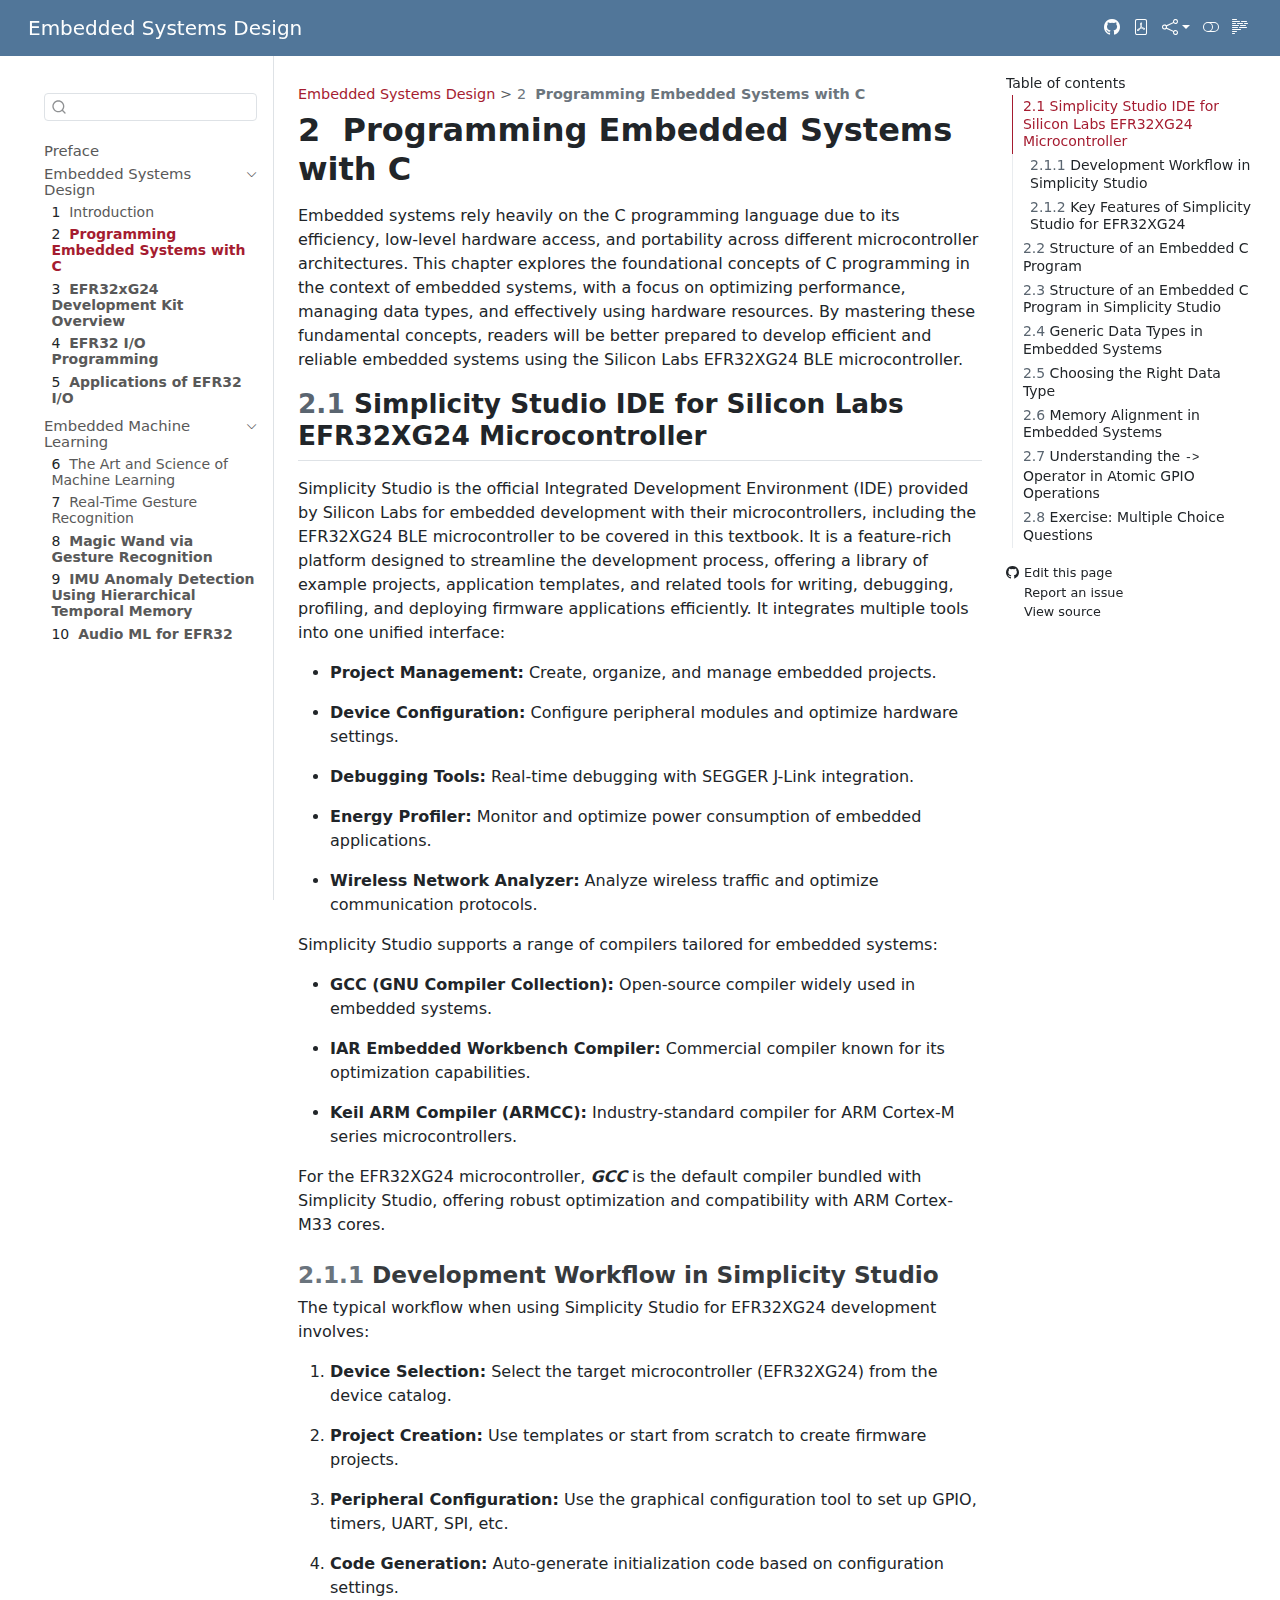
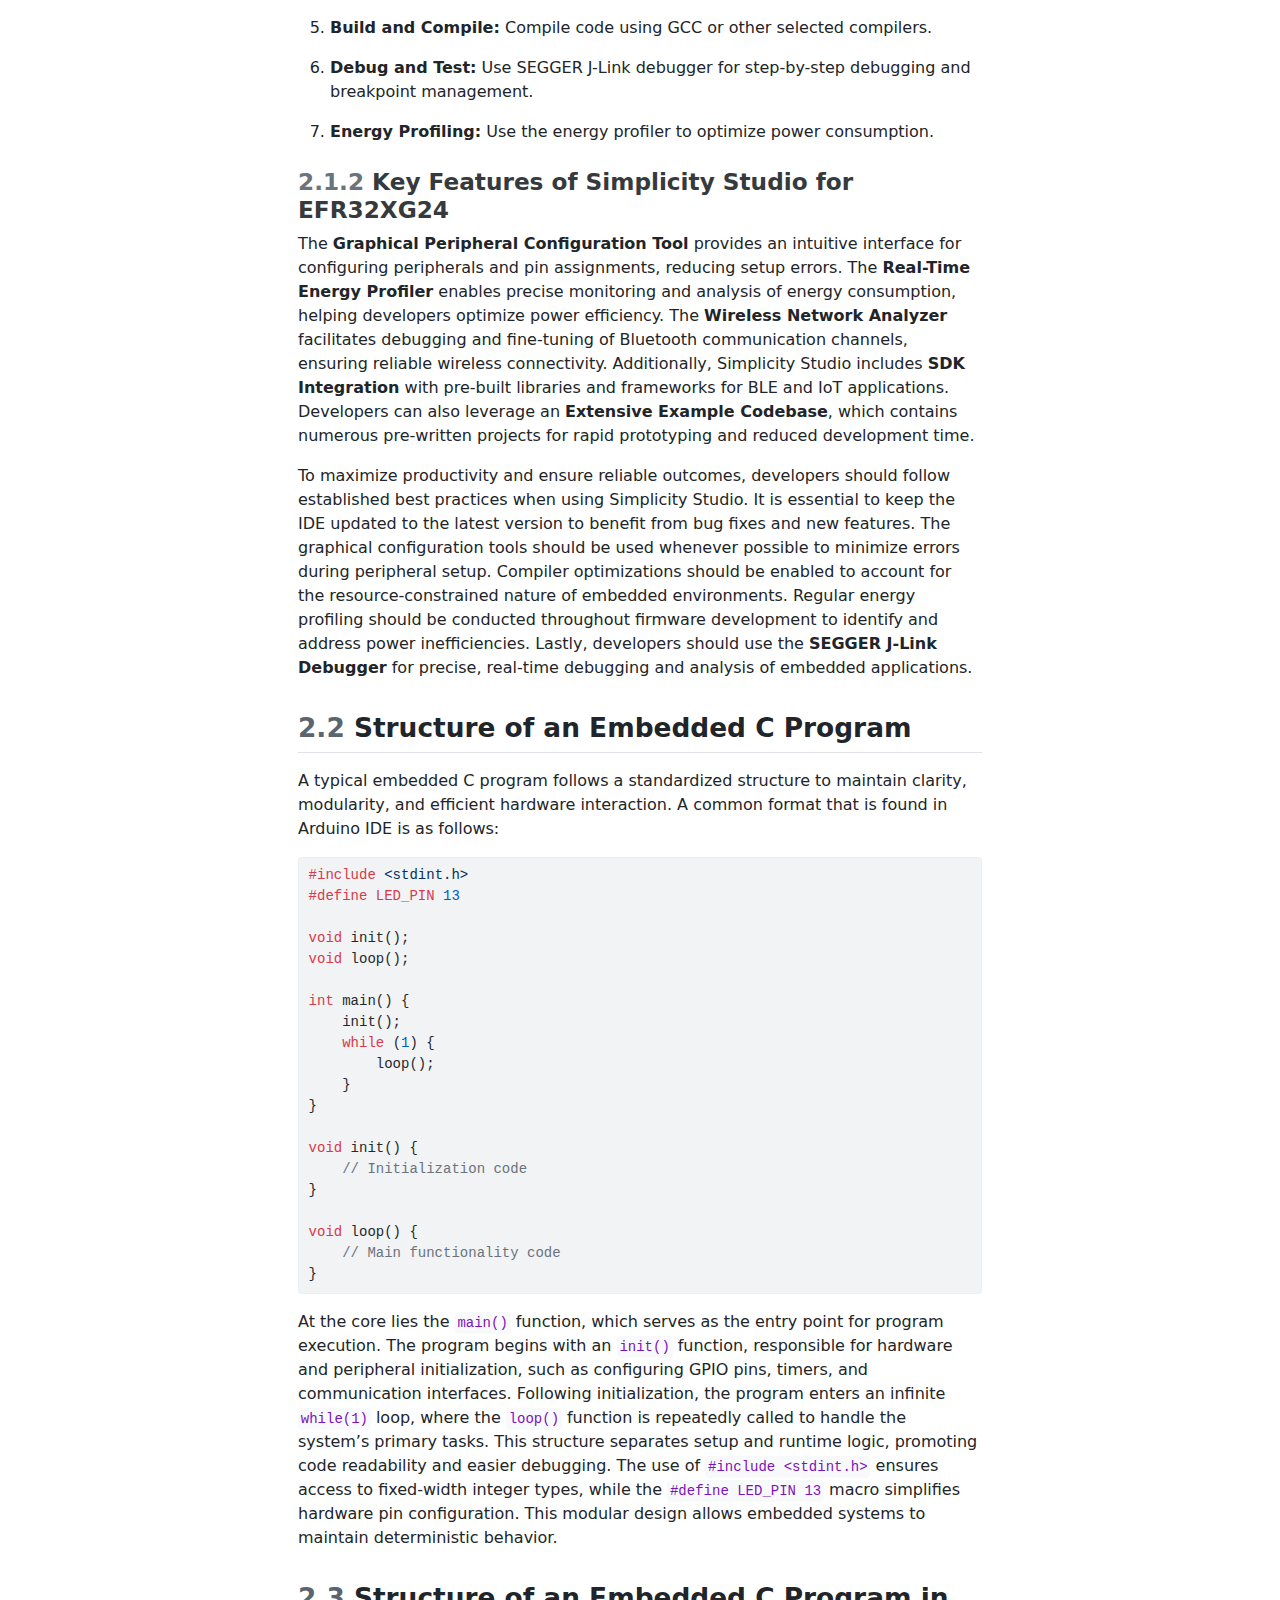
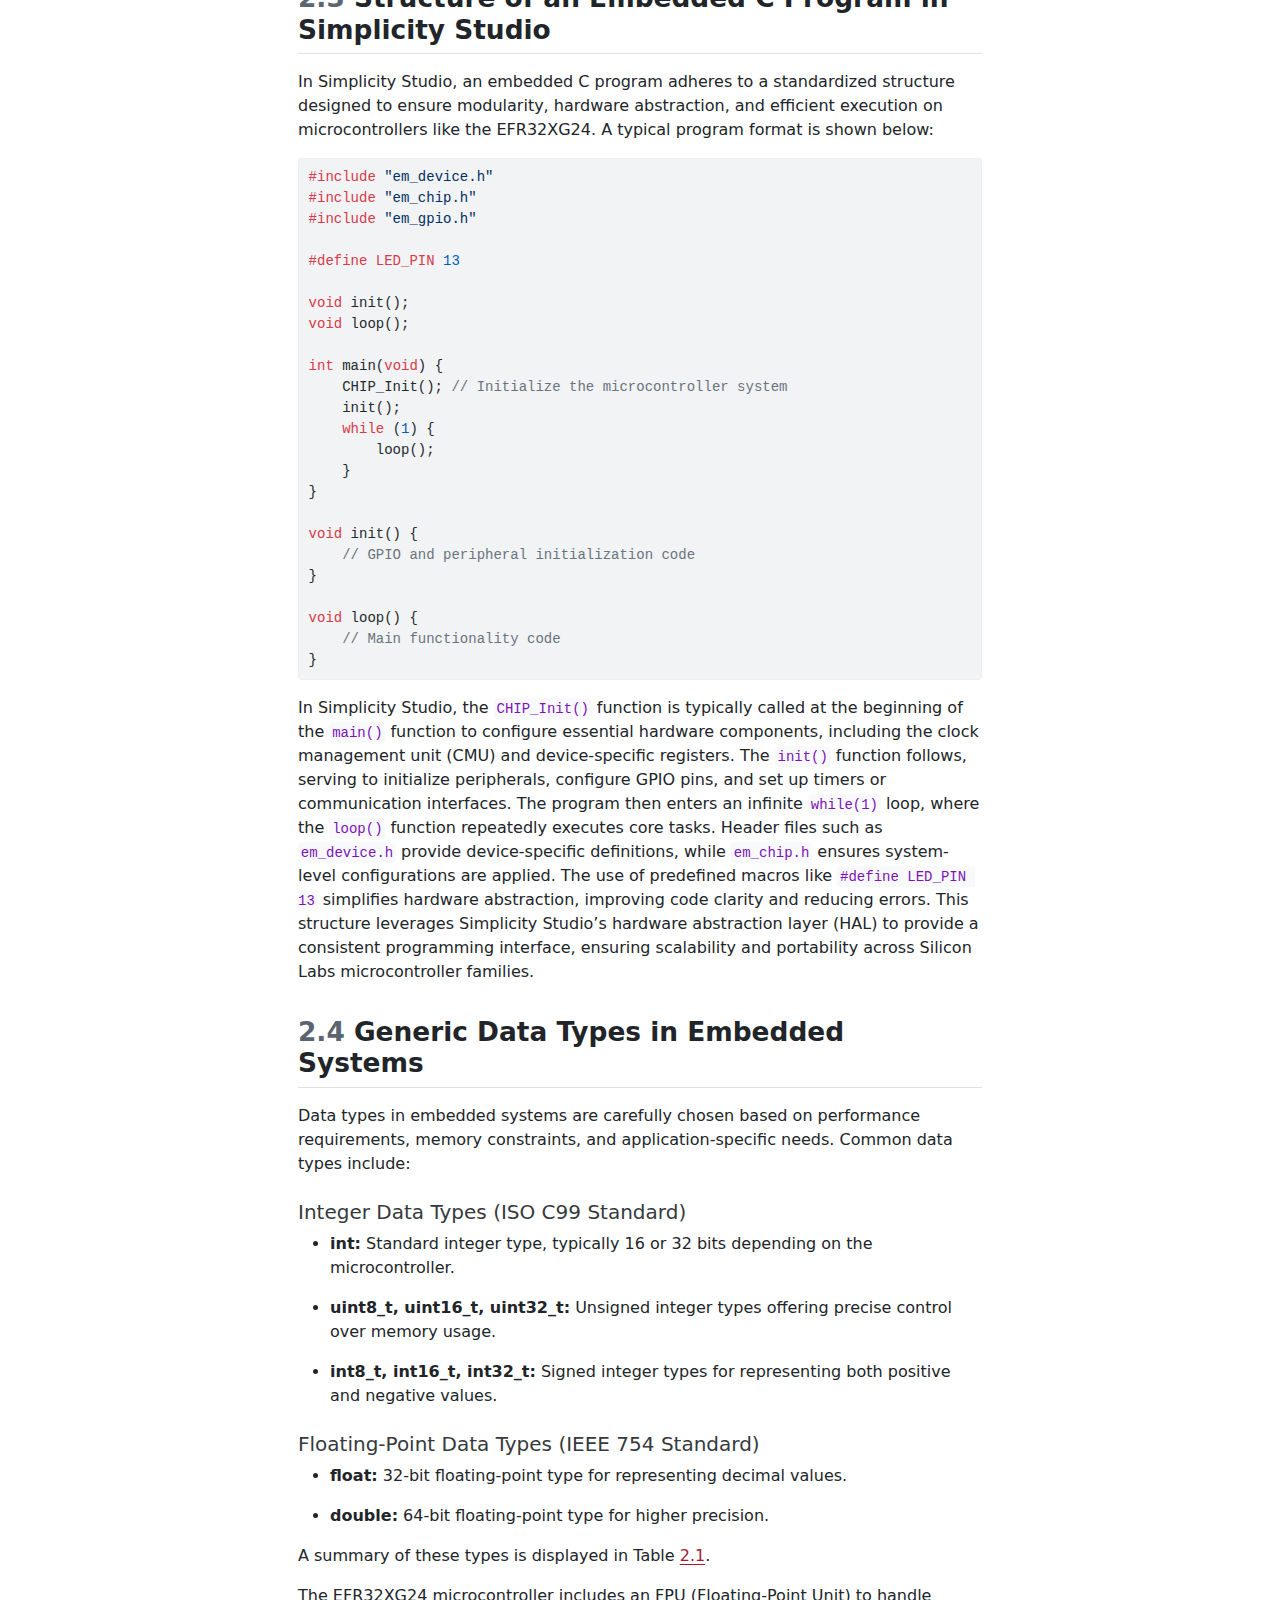
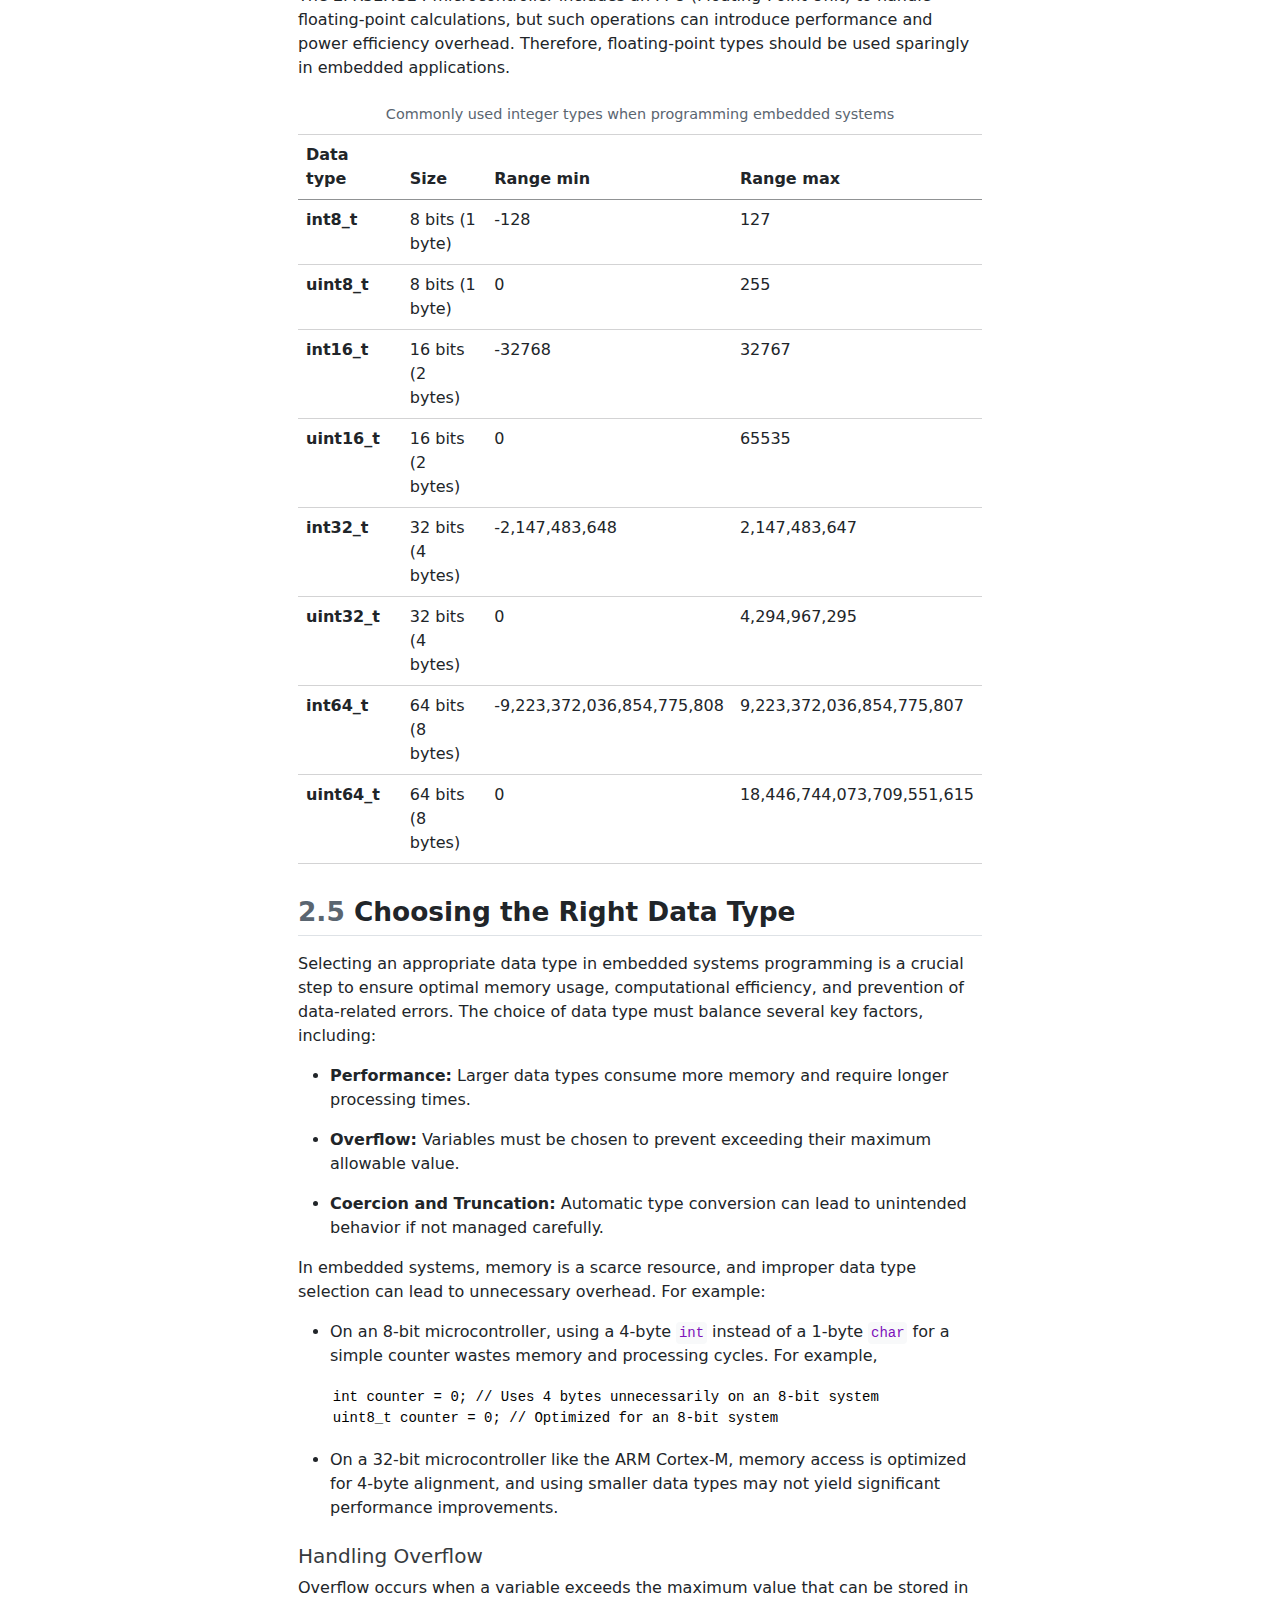
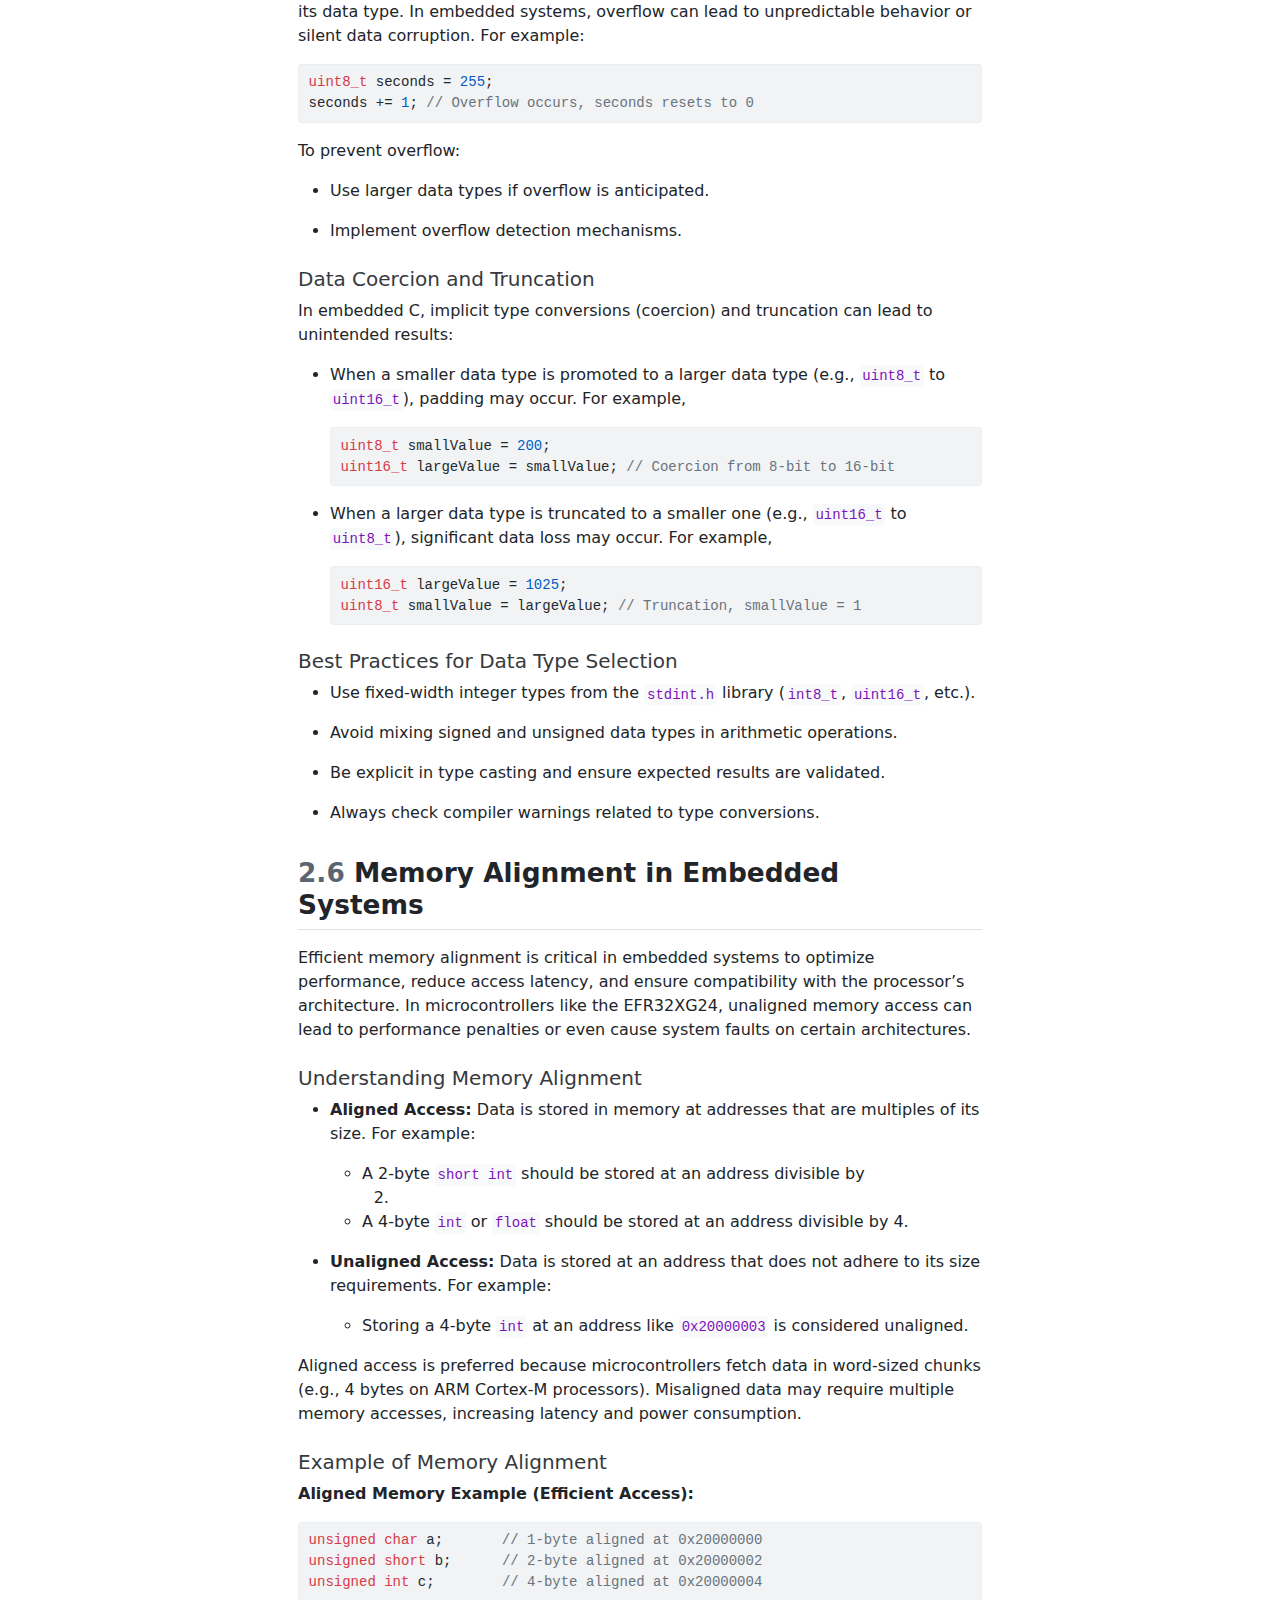
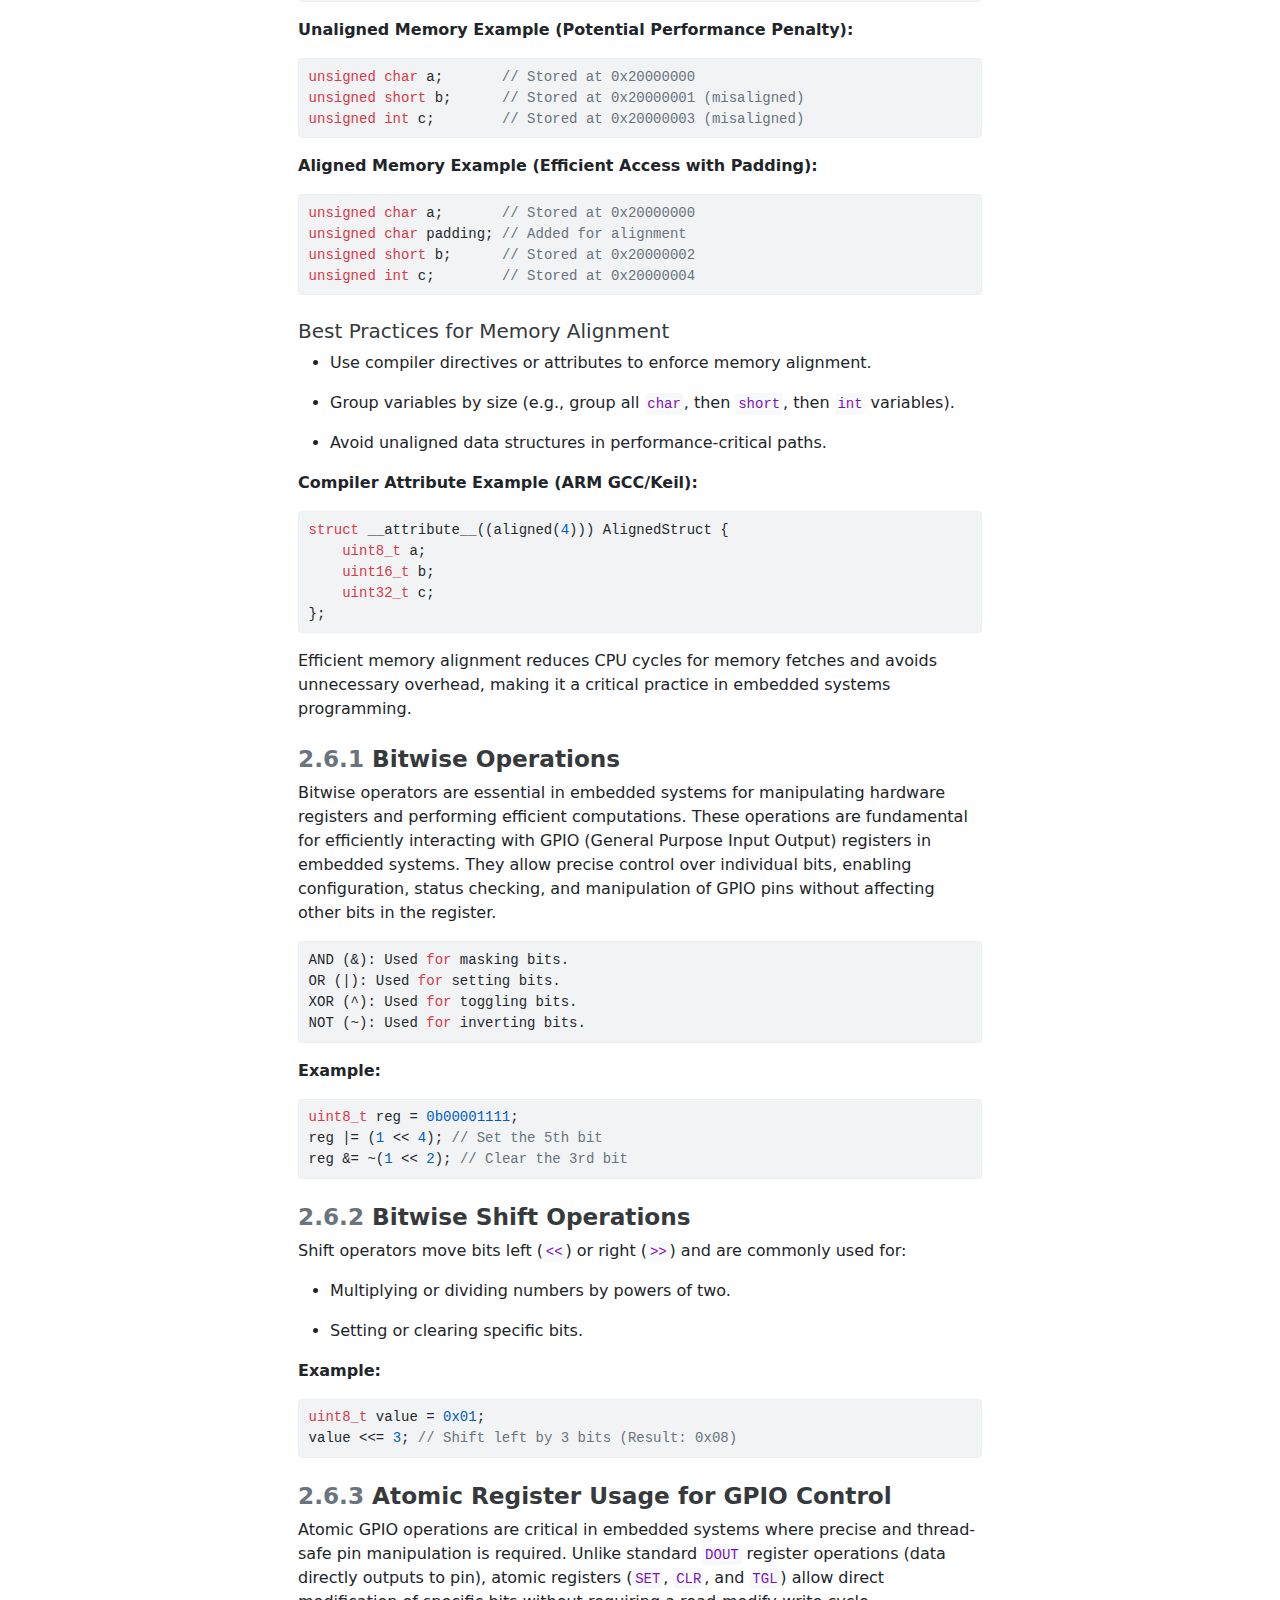
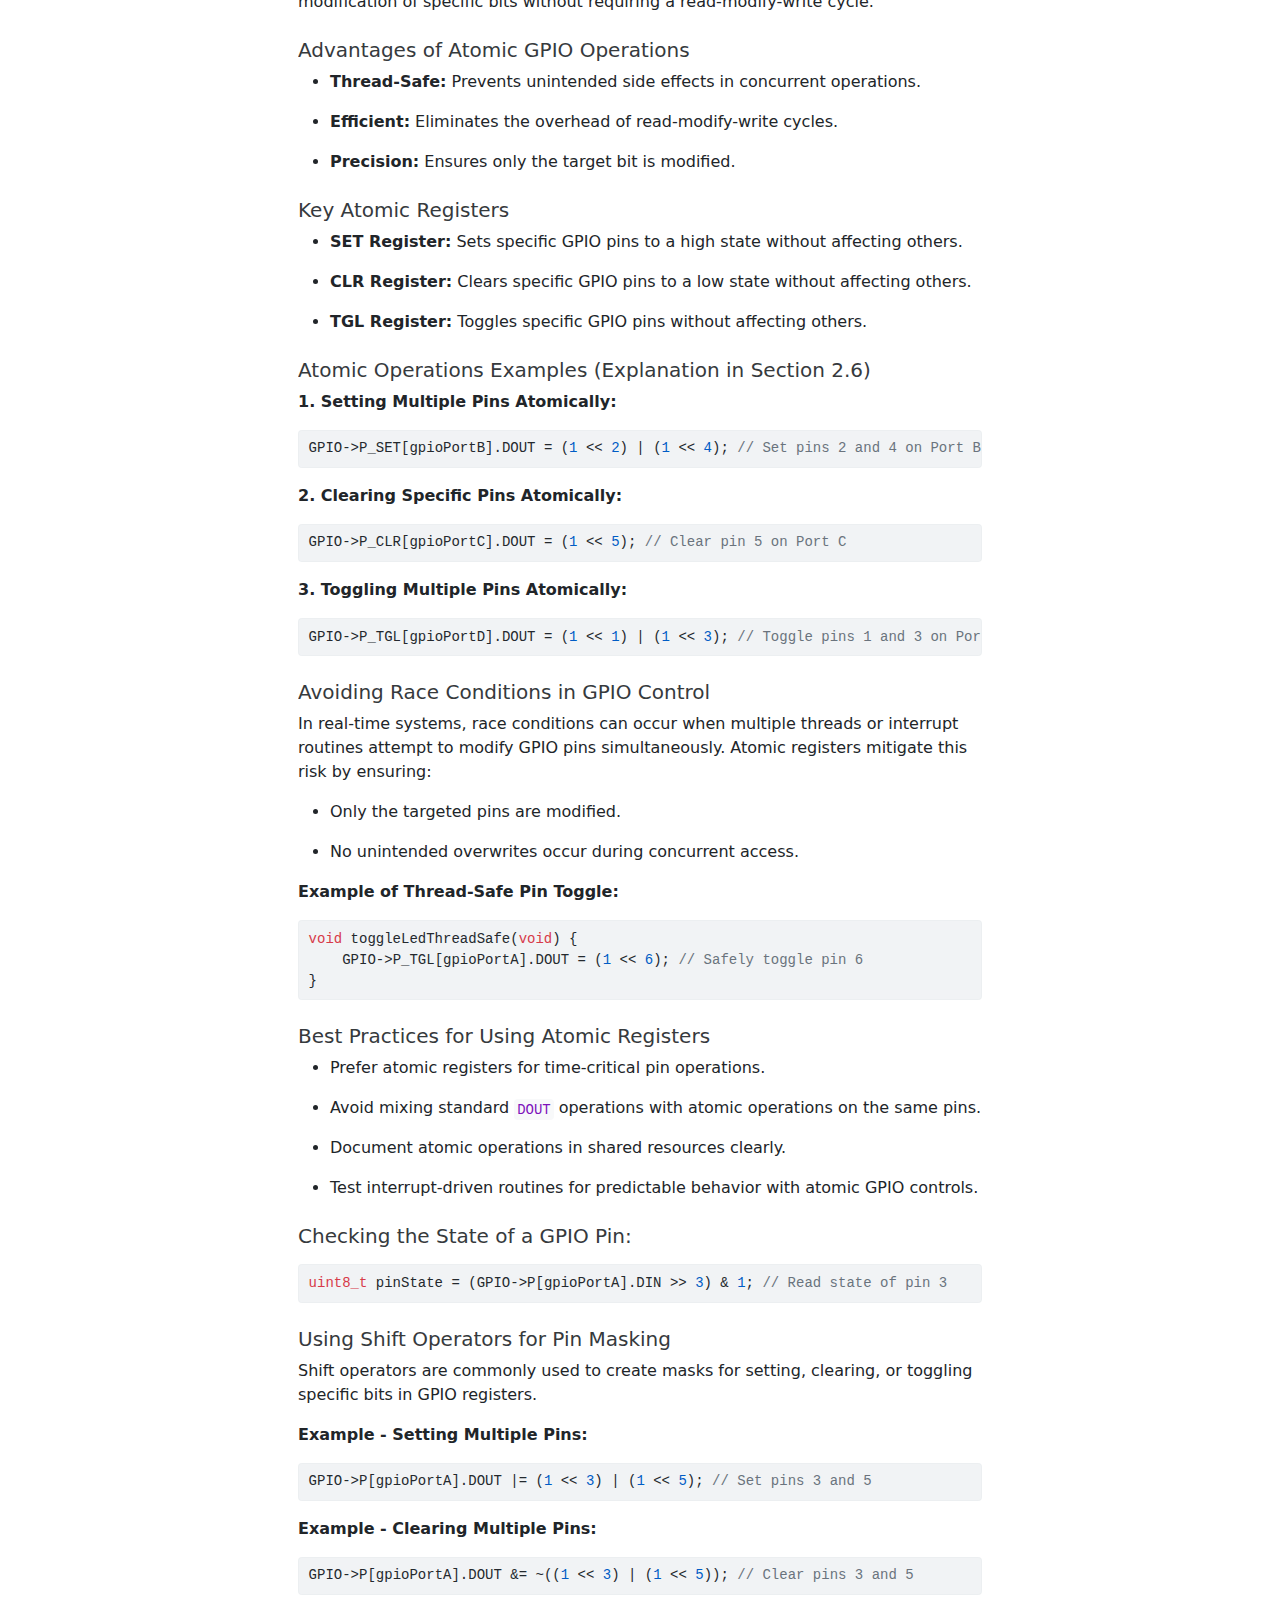
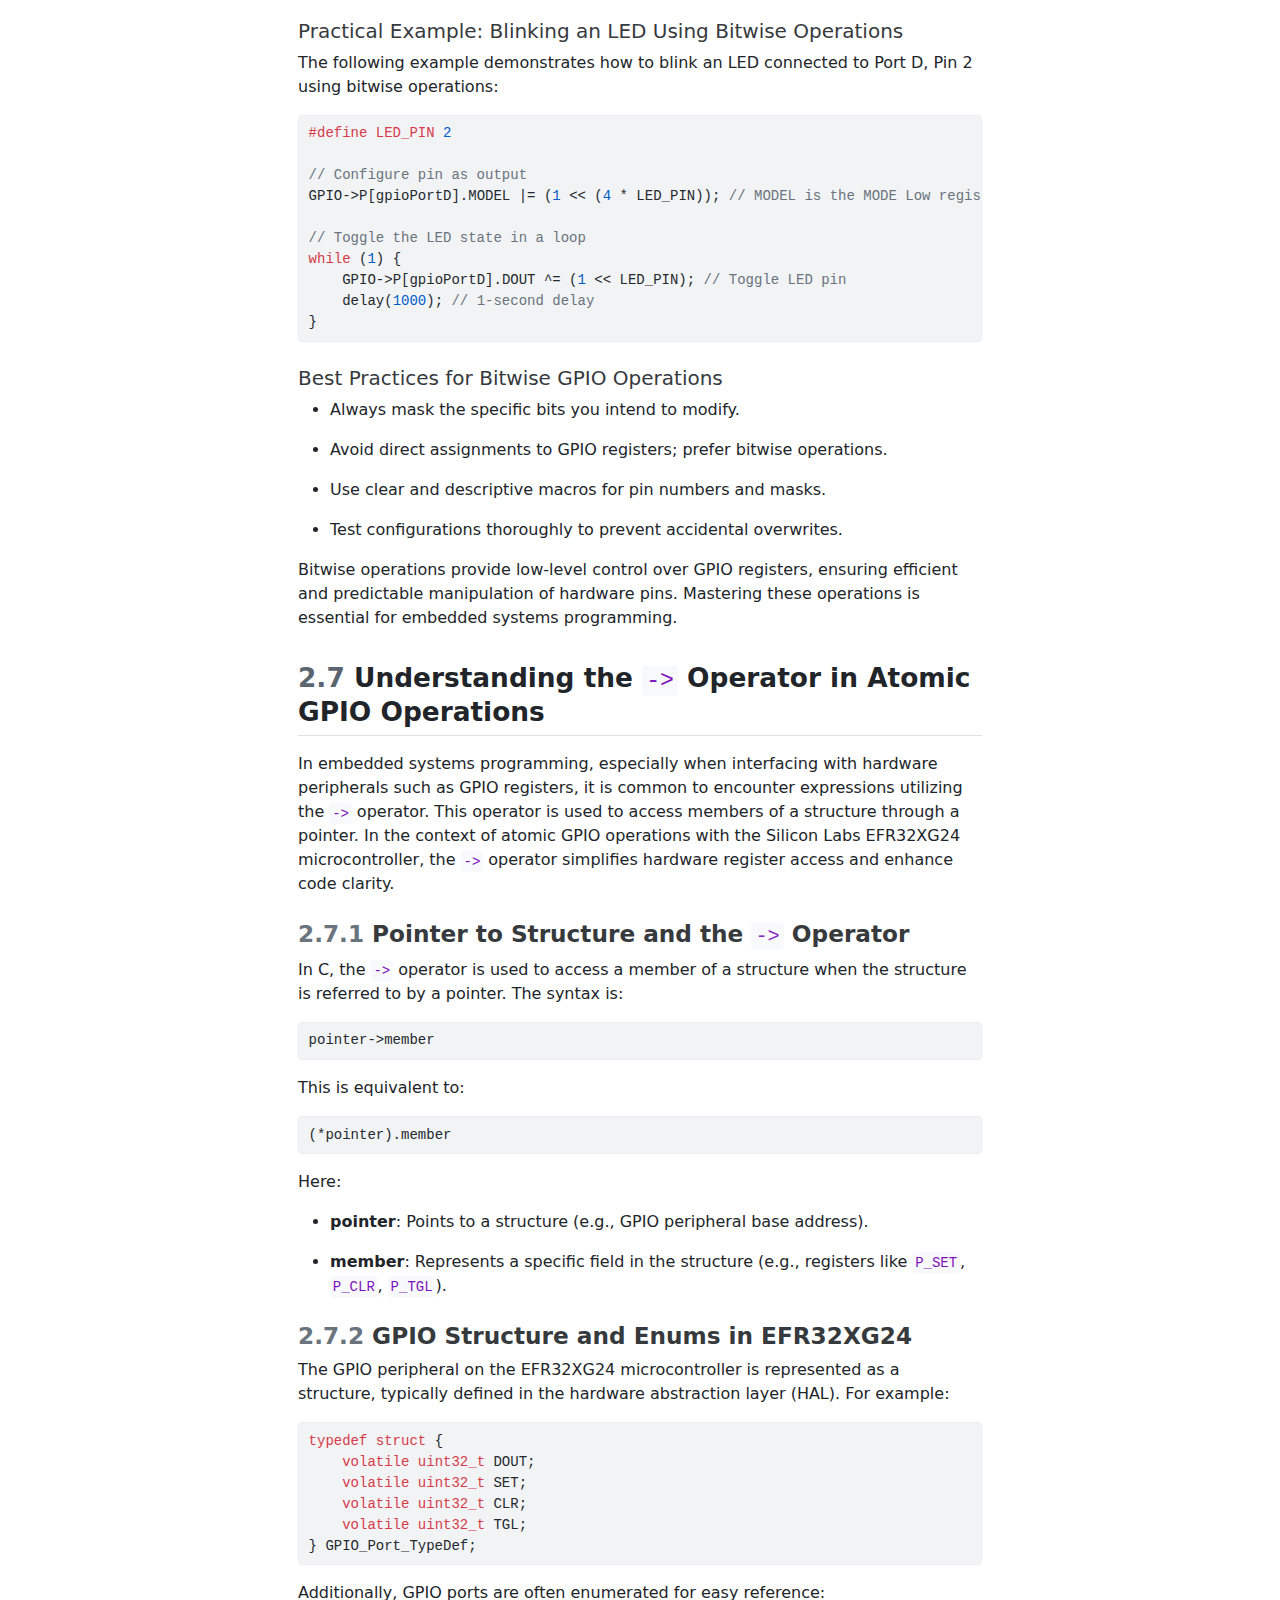
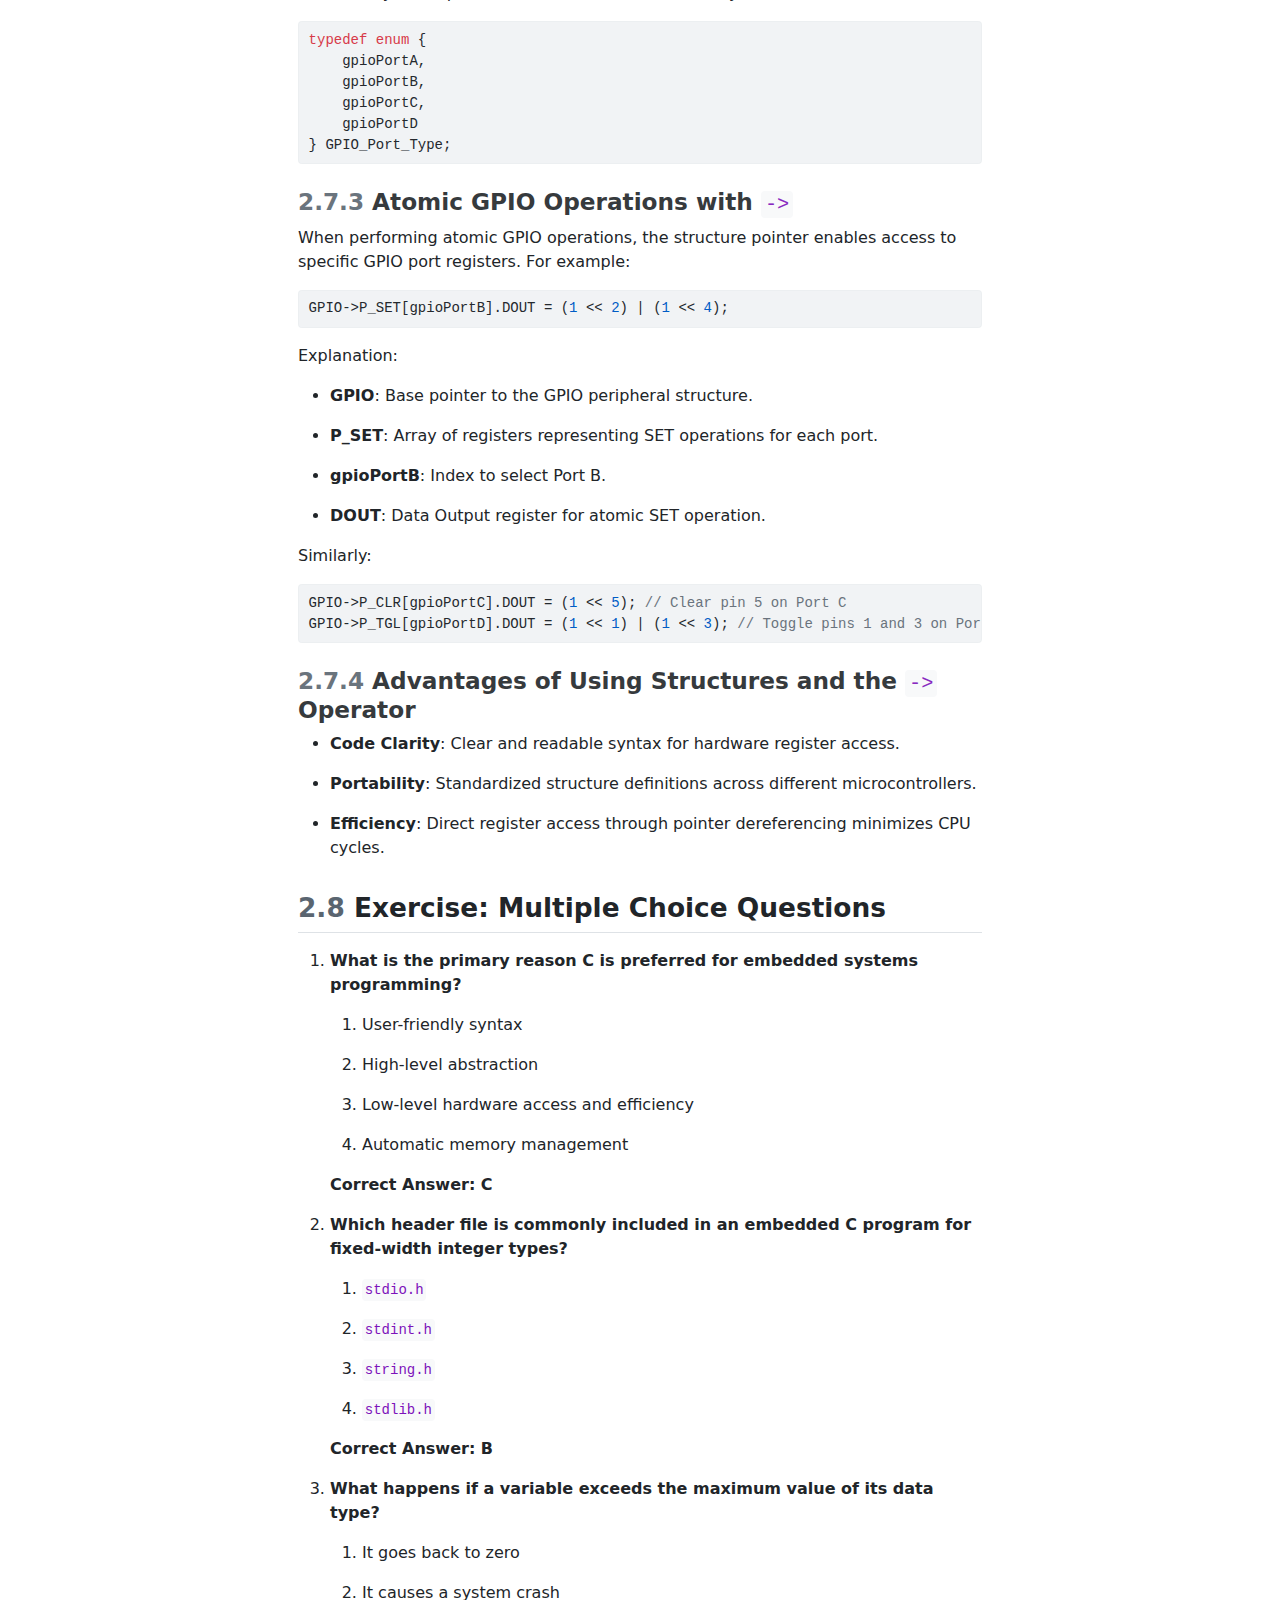
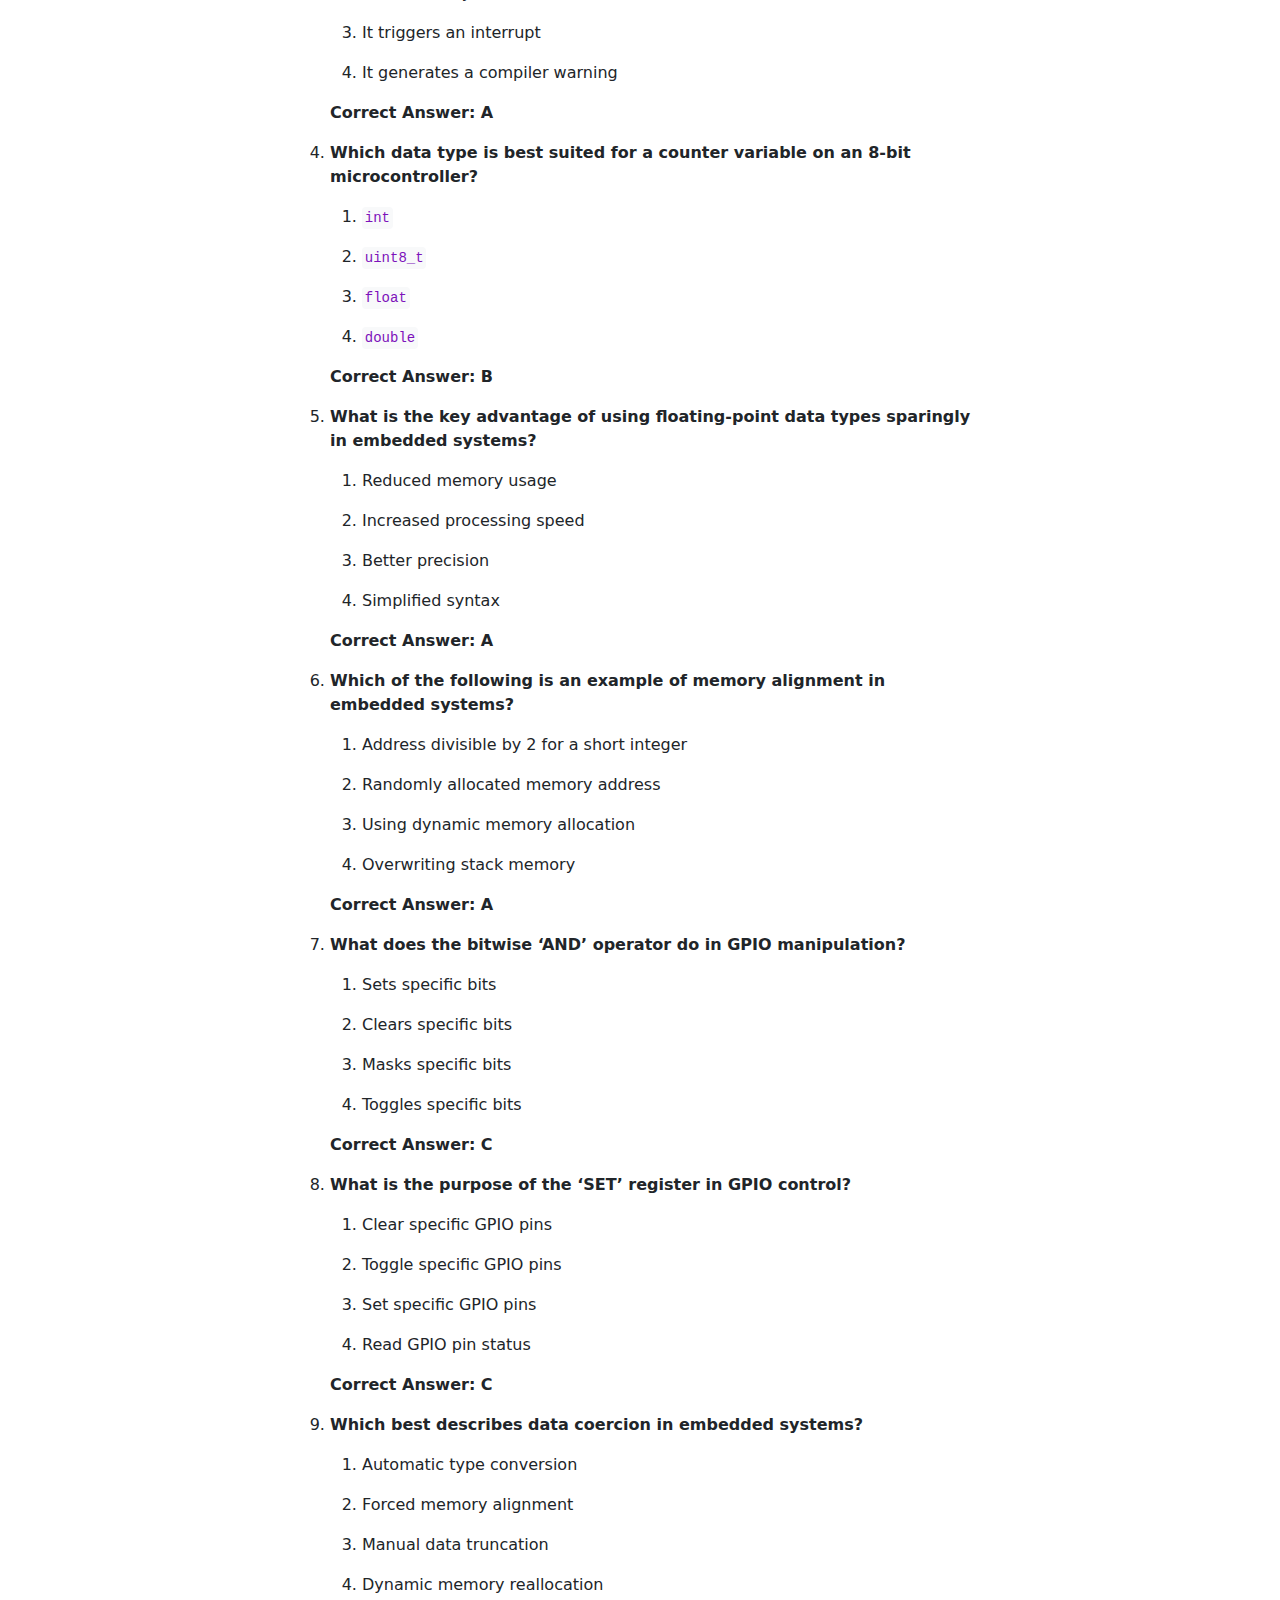
<file: contents/core/2_programmingwithc.html>
<!DOCTYPE html>
<html xmlns="http://www.w3.org/1999/xhtml" lang="en" xml:lang="en"><head>

<meta charset="utf-8">
<meta name="generator" content="quarto-1.6.40">

<meta name="viewport" content="width=device-width, initial-scale=1.0, user-scalable=yes">


<title>2&nbsp; Programming Embedded Systems with C – Embedded Systems Design</title>
<style>
code{white-space: pre-wrap;}
span.smallcaps{font-variant: small-caps;}
div.columns{display: flex; gap: min(4vw, 1.5em);}
div.column{flex: auto; overflow-x: auto;}
div.hanging-indent{margin-left: 1.5em; text-indent: -1.5em;}
ul.task-list{list-style: none;}
ul.task-list li input[type="checkbox"] {
  width: 0.8em;
  margin: 0 0.8em 0.2em -1em; /* quarto-specific, see https://github.com/quarto-dev/quarto-cli/issues/4556 */ 
  vertical-align: middle;
}
/* CSS for syntax highlighting */
pre > code.sourceCode { white-space: pre; position: relative; }
pre > code.sourceCode > span { line-height: 1.25; }
pre > code.sourceCode > span:empty { height: 1.2em; }
.sourceCode { overflow: visible; }
code.sourceCode > span { color: inherit; text-decoration: inherit; }
div.sourceCode { margin: 1em 0; }
pre.sourceCode { margin: 0; }
@media screen {
div.sourceCode { overflow: auto; }
}
@media print {
pre > code.sourceCode { white-space: pre-wrap; }
pre > code.sourceCode > span { display: inline-block; text-indent: -5em; padding-left: 5em; }
}
pre.numberSource code
  { counter-reset: source-line 0; }
pre.numberSource code > span
  { position: relative; left: -4em; counter-increment: source-line; }
pre.numberSource code > span > a:first-child::before
  { content: counter(source-line);
    position: relative; left: -1em; text-align: right; vertical-align: baseline;
    border: none; display: inline-block;
    -webkit-touch-callout: none; -webkit-user-select: none;
    -khtml-user-select: none; -moz-user-select: none;
    -ms-user-select: none; user-select: none;
    padding: 0 4px; width: 4em;
  }
pre.numberSource { margin-left: 3em;  padding-left: 4px; }
div.sourceCode
  {   }
@media screen {
pre > code.sourceCode > span > a:first-child::before { text-decoration: underline; }
}
</style>


<script src="../../site_libs/quarto-nav/quarto-nav.js"></script>
<script src="../../site_libs/quarto-nav/headroom.min.js"></script>
<script src="../../site_libs/clipboard/clipboard.min.js"></script>
<script src="../../site_libs/quarto-search/autocomplete.umd.js"></script>
<script src="../../site_libs/quarto-search/fuse.min.js"></script>
<script src="../../site_libs/quarto-search/quarto-search.js"></script>
<meta name="quarto:offset" content="../../">
<link href="../../contents/core/3_devkitoverview.html" rel="next">
<link href="../../contents/core/1_introduction.html" rel="prev">
<script src="../../site_libs/quarto-html/quarto.js"></script>
<script src="../../site_libs/quarto-html/popper.min.js"></script>
<script src="../../site_libs/quarto-html/tippy.umd.min.js"></script>
<script src="../../site_libs/quarto-html/anchor.min.js"></script>
<link href="../../site_libs/quarto-html/tippy.css" rel="stylesheet">
<link href="../../site_libs/quarto-html/quarto-syntax-highlighting-86daaaaad7353f9cc0c554efc1dd6d94.css" rel="stylesheet" class="quarto-color-scheme" id="quarto-text-highlighting-styles">
<link href="../../site_libs/quarto-html/quarto-syntax-highlighting-dark-f8dc6eab18fde03278982b0b35885446.css" rel="prefetch" class="quarto-color-scheme quarto-color-alternate" id="quarto-text-highlighting-styles">
<script src="../../site_libs/bootstrap/bootstrap.min.js"></script>
<link href="../../site_libs/bootstrap/bootstrap-icons.css" rel="stylesheet">
<link href="../../site_libs/bootstrap/bootstrap-b4fc4dddb6ec1a779f0a285a431e56d0.min.css" rel="stylesheet" append-hash="true" class="quarto-color-scheme" id="quarto-bootstrap" data-mode="light">
<link href="../../site_libs/bootstrap/bootstrap-dark-eae2d66f002e799350c2a60e45471621.min.css" rel="prefetch" append-hash="true" class="quarto-color-scheme quarto-color-alternate" id="quarto-bootstrap" data-mode="dark">
<script id="quarto-search-options" type="application/json">{
  "location": "sidebar",
  "copy-button": false,
  "collapse-after": 3,
  "panel-placement": "start",
  "type": "textbox",
  "limit": 50,
  "keyboard-shortcut": [
    "~",
    "/"
  ],
  "language": {
    "search-no-results-text": "No results",
    "search-matching-documents-text": "matching documents",
    "search-copy-link-title": "Copy link to search",
    "search-hide-matches-text": "Hide additional matches",
    "search-more-match-text": "more match in this document",
    "search-more-matches-text": "more matches in this document",
    "search-clear-button-title": "Clear",
    "search-text-placeholder": "",
    "search-detached-cancel-button-title": "Cancel",
    "search-submit-button-title": "Submit",
    "search-label": "Search"
  }
}</script>


</head>

<body class="nav-sidebar floating nav-fixed">

<div id="quarto-search-results"></div>
  <header id="quarto-header" class="headroom fixed-top">
    <nav class="navbar navbar-expand-lg " data-bs-theme="dark">
      <div class="navbar-container container-fluid">
      <div class="navbar-brand-container mx-auto">
    <a class="navbar-brand" href="../../index.html">
    <span class="navbar-title">Embedded Systems Design</span>
    </a>
  </div>
        <div class="quarto-navbar-tools tools-wide tools-end">
    <a href="https://github.com/clarkson-edge/ee513_book" title="Source Code" class="quarto-navigation-tool px-1" aria-label="Source Code"><i class="bi bi-github"></i></a>
    <a href="../../Embedded-Systems-Design.pdf" title="Download PDF" class="quarto-navigation-tool px-1" aria-label="Download PDF"><i class="bi bi-file-pdf"></i></a>
    <div class="dropdown">
      <a href="" title="Share" id="quarto-navigation-tool-dropdown-0" class="quarto-navigation-tool dropdown-toggle px-1" data-bs-toggle="dropdown" aria-expanded="false" role="link" aria-label="Share"><i class="bi bi-share"></i></a>
      <ul class="dropdown-menu dropdown-menu-end" aria-labelledby="quarto-navigation-tool-dropdown-0">
          <li>
            <a class="dropdown-item quarto-navbar-tools-item" href="https://twitter.com/intent/tweet?url=|url|">
              <i class="bi bi-twitter pe-1"></i>
            Twitter
            </a>
          </li>
          <li>
            <a class="dropdown-item quarto-navbar-tools-item" href="https://www.facebook.com/sharer/sharer.php?u=|url|">
              <i class="bi bi-facebook pe-1"></i>
            Facebook
            </a>
          </li>
      </ul>
    </div>
  <a href="" class="quarto-color-scheme-toggle quarto-navigation-tool  px-1" onclick="window.quartoToggleColorScheme(); return false;" title="Toggle dark mode"><i class="bi"></i></a>
  <a href="" class="quarto-reader-toggle quarto-navigation-tool px-1" onclick="window.quartoToggleReader(); return false;" title="Toggle reader mode">
  <div class="quarto-reader-toggle-btn">
  <i class="bi"></i>
  </div>
</a>
</div>
      </div> <!-- /container-fluid -->
    </nav>
  <nav class="quarto-secondary-nav">
    <div class="container-fluid d-flex">
      <button type="button" class="quarto-btn-toggle btn" data-bs-toggle="collapse" role="button" data-bs-target=".quarto-sidebar-collapse-item" aria-controls="quarto-sidebar" aria-expanded="false" aria-label="Toggle sidebar navigation" onclick="if (window.quartoToggleHeadroom) { window.quartoToggleHeadroom(); }">
        <i class="bi bi-layout-text-sidebar-reverse"></i>
      </button>
        <nav class="quarto-page-breadcrumbs" aria-label="breadcrumb"><ol class="breadcrumb"><li class="breadcrumb-item"><a href="../../contents/core/1_introduction.html">Embedded Systems Design</a></li><li class="breadcrumb-item"><a href="../../contents/core/2_programmingwithc.html"><span class="chapter-number">2</span>&nbsp; <span class="chapter-title"><strong>Programming Embedded Systems with C</strong></span></a></li></ol></nav>
        <a class="flex-grow-1" role="navigation" data-bs-toggle="collapse" data-bs-target=".quarto-sidebar-collapse-item" aria-controls="quarto-sidebar" aria-expanded="false" aria-label="Toggle sidebar navigation" onclick="if (window.quartoToggleHeadroom) { window.quartoToggleHeadroom(); }">      
        </a>
      <button type="button" class="btn quarto-search-button" aria-label="Search" onclick="window.quartoOpenSearch();">
        <i class="bi bi-search"></i>
      </button>
    </div>
  </nav>
</header>
<!-- content -->
<div id="quarto-content" class="quarto-container page-columns page-rows-contents page-layout-article page-navbar">
<!-- sidebar -->
  <nav id="quarto-sidebar" class="sidebar collapse collapse-horizontal quarto-sidebar-collapse-item sidebar-navigation floating overflow-auto">
        <div class="mt-2 flex-shrink-0 align-items-center">
        <div class="sidebar-search">
        <div id="quarto-search" class="" title="Search"></div>
        </div>
        </div>
    <div class="sidebar-menu-container"> 
    <ul class="list-unstyled mt-1">
        <li class="sidebar-item">
  <div class="sidebar-item-container"> 
  <a href="../../index.html" class="sidebar-item-text sidebar-link">
 <span class="menu-text">Preface</span></a>
  </div>
</li>
        <li class="sidebar-item sidebar-item-section">
      <div class="sidebar-item-container"> 
            <a class="sidebar-item-text sidebar-link text-start" data-bs-toggle="collapse" data-bs-target="#quarto-sidebar-section-1" role="navigation" aria-expanded="true">
 <span class="menu-text">Embedded Systems Design</span></a>
          <a class="sidebar-item-toggle text-start" data-bs-toggle="collapse" data-bs-target="#quarto-sidebar-section-1" role="navigation" aria-expanded="true" aria-label="Toggle section">
            <i class="bi bi-chevron-right ms-2"></i>
          </a> 
      </div>
      <ul id="quarto-sidebar-section-1" class="collapse list-unstyled sidebar-section depth1 show">  
          <li class="sidebar-item">
  <div class="sidebar-item-container"> 
  <a href="../../contents/core/1_introduction.html" class="sidebar-item-text sidebar-link">
 <span class="menu-text"><span class="chapter-number">1</span>&nbsp; <span class="chapter-title">Introduction</span></span></a>
  </div>
</li>
          <li class="sidebar-item">
  <div class="sidebar-item-container"> 
  <a href="../../contents/core/2_programmingwithc.html" class="sidebar-item-text sidebar-link active">
 <span class="menu-text"><span class="chapter-number">2</span>&nbsp; <span class="chapter-title"><strong>Programming Embedded Systems with C</strong></span></span></a>
  </div>
</li>
          <li class="sidebar-item">
  <div class="sidebar-item-container"> 
  <a href="../../contents/core/3_devkitoverview.html" class="sidebar-item-text sidebar-link">
 <span class="menu-text"><span class="chapter-number">3</span>&nbsp; <span class="chapter-title"><strong>EFR32xG24 Development Kit Overview</strong></span></span></a>
  </div>
</li>
          <li class="sidebar-item">
  <div class="sidebar-item-container"> 
  <a href="../../contents/core/4_efr32programming.html" class="sidebar-item-text sidebar-link">
 <span class="menu-text"><span class="chapter-number">4</span>&nbsp; <span class="chapter-title"><strong>EFR32 I/O Programming</strong></span></span></a>
  </div>
</li>
          <li class="sidebar-item">
  <div class="sidebar-item-container"> 
  <a href="../../contents/core/5_efr32applications.html" class="sidebar-item-text sidebar-link">
 <span class="menu-text"><span class="chapter-number">5</span>&nbsp; <span class="chapter-title"><strong>Applications of EFR32 I/O</strong></span></span></a>
  </div>
</li>
      </ul>
  </li>
        <li class="sidebar-item sidebar-item-section">
      <div class="sidebar-item-container"> 
            <a class="sidebar-item-text sidebar-link text-start" data-bs-toggle="collapse" data-bs-target="#quarto-sidebar-section-2" role="navigation" aria-expanded="true">
 <span class="menu-text">Embedded Machine Learning</span></a>
          <a class="sidebar-item-toggle text-start" data-bs-toggle="collapse" data-bs-target="#quarto-sidebar-section-2" role="navigation" aria-expanded="true" aria-label="Toggle section">
            <i class="bi bi-chevron-right ms-2"></i>
          </a> 
      </div>
      <ul id="quarto-sidebar-section-2" class="collapse list-unstyled sidebar-section depth1 show">  
          <li class="sidebar-item">
  <div class="sidebar-item-container"> 
  <a href="../../contents/core/10_ml_foundations.html" class="sidebar-item-text sidebar-link">
 <span class="menu-text"><span class="chapter-number">6</span>&nbsp; <span class="chapter-title">The Art and Science of Machine Learning</span></span></a>
  </div>
</li>
          <li class="sidebar-item">
  <div class="sidebar-item-container"> 
  <a href="../../contents/core/6_gesturerecog_realtime.html" class="sidebar-item-text sidebar-link">
 <span class="menu-text"><span class="chapter-number">7</span>&nbsp; <span class="chapter-title">Real-Time Gesture Recognition</span></span></a>
  </div>
</li>
          <li class="sidebar-item">
  <div class="sidebar-item-container"> 
  <a href="../../contents/core/7_gesturerecog_magicwand.html" class="sidebar-item-text sidebar-link">
 <span class="menu-text"><span class="chapter-number">8</span>&nbsp; <span class="chapter-title"><strong>Magic Wand via Gesture Recognition</strong></span></span></a>
  </div>
</li>
          <li class="sidebar-item">
  <div class="sidebar-item-container"> 
  <a href="../../contents/core/8_anomalydetection_htm.html" class="sidebar-item-text sidebar-link">
 <span class="menu-text"><span class="chapter-number">9</span>&nbsp; <span class="chapter-title"><strong>IMU Anomaly Detection Using Hierarchical Temporal Memory</strong></span></span></a>
  </div>
</li>
          <li class="sidebar-item">
  <div class="sidebar-item-container"> 
  <a href="../../contents/core/9_audioml.html" class="sidebar-item-text sidebar-link">
 <span class="menu-text"><span class="chapter-number">10</span>&nbsp; <span class="chapter-title"><strong>Audio ML for EFR32</strong></span></span></a>
  </div>
</li>
      </ul>
  </li>
    </ul>
    </div>
</nav>
<div id="quarto-sidebar-glass" class="quarto-sidebar-collapse-item" data-bs-toggle="collapse" data-bs-target=".quarto-sidebar-collapse-item"></div>
<!-- margin-sidebar -->
    <div id="quarto-margin-sidebar" class="sidebar margin-sidebar">
        <nav id="TOC" role="doc-toc" class="toc-active">
    <h2 id="toc-title">Table of contents</h2>
   
  <ul>
  <li><a href="#simplicity-studio-ide-for-silicon-labs-efr32xg24-microcontroller" id="toc-simplicity-studio-ide-for-silicon-labs-efr32xg24-microcontroller" class="nav-link active" data-scroll-target="#simplicity-studio-ide-for-silicon-labs-efr32xg24-microcontroller"><span class="header-section-number">2.1</span> Simplicity Studio IDE for Silicon Labs EFR32XG24 Microcontroller</a>
  <ul>
  <li><a href="#development-workflow-in-simplicity-studio" id="toc-development-workflow-in-simplicity-studio" class="nav-link" data-scroll-target="#development-workflow-in-simplicity-studio"><span class="header-section-number">2.1.1</span> Development Workflow in Simplicity Studio</a></li>
  <li><a href="#key-features-of-simplicity-studio-for-efr32xg24" id="toc-key-features-of-simplicity-studio-for-efr32xg24" class="nav-link" data-scroll-target="#key-features-of-simplicity-studio-for-efr32xg24"><span class="header-section-number">2.1.2</span> Key Features of Simplicity Studio for EFR32XG24</a></li>
  </ul></li>
  <li><a href="#structure-of-an-embedded-c-program" id="toc-structure-of-an-embedded-c-program" class="nav-link" data-scroll-target="#structure-of-an-embedded-c-program"><span class="header-section-number">2.2</span> Structure of an Embedded C Program</a></li>
  <li><a href="#structure-of-an-embedded-c-program-in-simplicity-studio" id="toc-structure-of-an-embedded-c-program-in-simplicity-studio" class="nav-link" data-scroll-target="#structure-of-an-embedded-c-program-in-simplicity-studio"><span class="header-section-number">2.3</span> Structure of an Embedded C Program in Simplicity Studio</a></li>
  <li><a href="#generic-data-types-in-embedded-systems" id="toc-generic-data-types-in-embedded-systems" class="nav-link" data-scroll-target="#generic-data-types-in-embedded-systems"><span class="header-section-number">2.4</span> Generic Data Types in Embedded Systems</a>
  <ul>
  <li><a href="#integer-data-types-iso-c99-standard" id="toc-integer-data-types-iso-c99-standard" class="nav-link" data-scroll-target="#integer-data-types-iso-c99-standard">Integer Data Types (ISO C99 Standard)</a></li>
  <li><a href="#floating-point-data-types-ieee-754-standard" id="toc-floating-point-data-types-ieee-754-standard" class="nav-link" data-scroll-target="#floating-point-data-types-ieee-754-standard">Floating-Point Data Types (IEEE 754 Standard)</a></li>
  </ul></li>
  <li><a href="#choosing-the-right-data-type" id="toc-choosing-the-right-data-type" class="nav-link" data-scroll-target="#choosing-the-right-data-type"><span class="header-section-number">2.5</span> Choosing the Right Data Type</a>
  <ul>
  <li><a href="#handling-overflow" id="toc-handling-overflow" class="nav-link" data-scroll-target="#handling-overflow">Handling Overflow</a></li>
  <li><a href="#data-coercion-and-truncation" id="toc-data-coercion-and-truncation" class="nav-link" data-scroll-target="#data-coercion-and-truncation">Data Coercion and Truncation</a></li>
  <li><a href="#best-practices-for-data-type-selection" id="toc-best-practices-for-data-type-selection" class="nav-link" data-scroll-target="#best-practices-for-data-type-selection">Best Practices for Data Type Selection</a></li>
  </ul></li>
  <li><a href="#memory-alignment-in-embedded-systems" id="toc-memory-alignment-in-embedded-systems" class="nav-link" data-scroll-target="#memory-alignment-in-embedded-systems"><span class="header-section-number">2.6</span> Memory Alignment in Embedded Systems</a>
  <ul>
  <li><a href="#understanding-memory-alignment" id="toc-understanding-memory-alignment" class="nav-link" data-scroll-target="#understanding-memory-alignment">Understanding Memory Alignment</a></li>
  <li><a href="#example-of-memory-alignment" id="toc-example-of-memory-alignment" class="nav-link" data-scroll-target="#example-of-memory-alignment">Example of Memory Alignment</a></li>
  <li><a href="#best-practices-for-memory-alignment" id="toc-best-practices-for-memory-alignment" class="nav-link" data-scroll-target="#best-practices-for-memory-alignment">Best Practices for Memory Alignment</a></li>
  <li><a href="#bitwise-operations" id="toc-bitwise-operations" class="nav-link" data-scroll-target="#bitwise-operations"><span class="header-section-number">2.6.1</span> Bitwise Operations</a></li>
  <li><a href="#bitwise-shift-operations" id="toc-bitwise-shift-operations" class="nav-link" data-scroll-target="#bitwise-shift-operations"><span class="header-section-number">2.6.2</span> Bitwise Shift Operations</a></li>
  <li><a href="#atomic-register-usage-for-gpio-control" id="toc-atomic-register-usage-for-gpio-control" class="nav-link" data-scroll-target="#atomic-register-usage-for-gpio-control"><span class="header-section-number">2.6.3</span> Atomic Register Usage for GPIO Control</a>
  <ul class="collapse">
  <li><a href="#advantages-of-atomic-gpio-operations" id="toc-advantages-of-atomic-gpio-operations" class="nav-link" data-scroll-target="#advantages-of-atomic-gpio-operations">Advantages of Atomic GPIO Operations</a></li>
  <li><a href="#key-atomic-registers" id="toc-key-atomic-registers" class="nav-link" data-scroll-target="#key-atomic-registers">Key Atomic Registers</a></li>
  <li><a href="#atomic-operations-examples-explanation-in-section-2.6" id="toc-atomic-operations-examples-explanation-in-section-2.6" class="nav-link" data-scroll-target="#atomic-operations-examples-explanation-in-section-2.6">Atomic Operations Examples (Explanation in Section 2.6)</a></li>
  <li><a href="#avoiding-race-conditions-in-gpio-control" id="toc-avoiding-race-conditions-in-gpio-control" class="nav-link" data-scroll-target="#avoiding-race-conditions-in-gpio-control">Avoiding Race Conditions in GPIO Control</a></li>
  <li><a href="#best-practices-for-using-atomic-registers" id="toc-best-practices-for-using-atomic-registers" class="nav-link" data-scroll-target="#best-practices-for-using-atomic-registers">Best Practices for Using Atomic Registers</a></li>
  <li><a href="#checking-the-state-of-a-gpio-pin" id="toc-checking-the-state-of-a-gpio-pin" class="nav-link" data-scroll-target="#checking-the-state-of-a-gpio-pin">Checking the State of a GPIO Pin:</a></li>
  <li><a href="#using-shift-operators-for-pin-masking" id="toc-using-shift-operators-for-pin-masking" class="nav-link" data-scroll-target="#using-shift-operators-for-pin-masking">Using Shift Operators for Pin Masking</a></li>
  <li><a href="#practical-example-blinking-an-led-using-bitwise-operations" id="toc-practical-example-blinking-an-led-using-bitwise-operations" class="nav-link" data-scroll-target="#practical-example-blinking-an-led-using-bitwise-operations">Practical Example: Blinking an LED Using Bitwise Operations</a></li>
  <li><a href="#best-practices-for-bitwise-gpio-operations" id="toc-best-practices-for-bitwise-gpio-operations" class="nav-link" data-scroll-target="#best-practices-for-bitwise-gpio-operations">Best Practices for Bitwise GPIO Operations</a></li>
  </ul></li>
  </ul></li>
  <li><a href="#understanding-the---operator-in-atomic-gpio-operations" id="toc-understanding-the---operator-in-atomic-gpio-operations" class="nav-link" data-scroll-target="#understanding-the---operator-in-atomic-gpio-operations"><span class="header-section-number">2.7</span> Understanding the <code>-&gt;</code> Operator in Atomic GPIO Operations</a>
  <ul>
  <li><a href="#pointer-to-structure-and-the---operator" id="toc-pointer-to-structure-and-the---operator" class="nav-link" data-scroll-target="#pointer-to-structure-and-the---operator"><span class="header-section-number">2.7.1</span> Pointer to Structure and the <code>-&gt;</code> Operator</a></li>
  <li><a href="#gpio-structure-and-enums-in-efr32xg24" id="toc-gpio-structure-and-enums-in-efr32xg24" class="nav-link" data-scroll-target="#gpio-structure-and-enums-in-efr32xg24"><span class="header-section-number">2.7.2</span> GPIO Structure and Enums in EFR32XG24</a></li>
  <li><a href="#atomic-gpio-operations-with--" id="toc-atomic-gpio-operations-with--" class="nav-link" data-scroll-target="#atomic-gpio-operations-with--"><span class="header-section-number">2.7.3</span> Atomic GPIO Operations with <code>-&gt;</code></a></li>
  <li><a href="#advantages-of-using-structures-and-the---operator" id="toc-advantages-of-using-structures-and-the---operator" class="nav-link" data-scroll-target="#advantages-of-using-structures-and-the---operator"><span class="header-section-number">2.7.4</span> Advantages of Using Structures and the <code>-&gt;</code> Operator</a></li>
  </ul></li>
  <li><a href="#exercise-multiple-choice-questions" id="toc-exercise-multiple-choice-questions" class="nav-link" data-scroll-target="#exercise-multiple-choice-questions"><span class="header-section-number">2.8</span> Exercise: Multiple Choice Questions</a></li>
  </ul>
<div class="toc-actions"><ul><li><a href="https://github.com/clarkson-edge/ee513_book/edit/dev/contents/core/2_programmingwithc.qmd" class="toc-action"><i class="bi bi-github"></i>Edit this page</a></li><li><a href="https://github.com/clarkson-edge/ee513_book/issues/new" class="toc-action"><i class="bi empty"></i>Report an issue</a></li><li><a href="https://github.com/clarkson-edge/ee513_book/blob/dev/contents/core/2_programmingwithc.qmd" class="toc-action"><i class="bi empty"></i>View source</a></li></ul></div></nav>
    </div>
<!-- main -->
<main class="content" id="quarto-document-content">

<header id="title-block-header" class="quarto-title-block default"><nav class="quarto-page-breadcrumbs quarto-title-breadcrumbs d-none d-lg-block" aria-label="breadcrumb"><ol class="breadcrumb"><li class="breadcrumb-item"><a href="../../contents/core/1_introduction.html">Embedded Systems Design</a></li><li class="breadcrumb-item"><a href="../../contents/core/2_programmingwithc.html"><span class="chapter-number">2</span>&nbsp; <span class="chapter-title"><strong>Programming Embedded Systems with C</strong></span></a></li></ol></nav>
<div class="quarto-title">
<h1 class="title"><span class="chapter-number">2</span>&nbsp; <span class="chapter-title"><strong>Programming Embedded Systems with C</strong></span></h1>
</div>



<div class="quarto-title-meta">

    
  
    
  </div>
  


</header>


<div class="chapterintro">
<p>Embedded systems rely heavily on the C programming language due to its efficiency, low-level hardware access, and portability across different microcontroller architectures. This chapter explores the foundational concepts of C programming in the context of embedded systems, with a focus on optimizing performance, managing data types, and effectively using hardware resources. By mastering these fundamental concepts, readers will be better prepared to develop efficient and reliable embedded systems using the Silicon Labs EFR32XG24 BLE microcontroller.</p>
</div>
<section id="simplicity-studio-ide-for-silicon-labs-efr32xg24-microcontroller" class="level2" data-number="2.1">
<h2 data-number="2.1" class="anchored" data-anchor-id="simplicity-studio-ide-for-silicon-labs-efr32xg24-microcontroller"><span class="header-section-number">2.1</span> Simplicity Studio IDE for Silicon Labs EFR32XG24 Microcontroller</h2>
<p>Simplicity Studio is the official Integrated Development Environment (IDE) provided by Silicon Labs for embedded development with their microcontrollers, including the EFR32XG24 BLE microcontroller to be covered in this textbook. It is a feature-rich platform designed to streamline the development process, offering a library of example projects, application templates, and related tools for writing, debugging, profiling, and deploying firmware applications efficiently. It integrates multiple tools into one unified interface:</p>
<ul>
<li><p><strong>Project Management:</strong> Create, organize, and manage embedded projects.</p></li>
<li><p><strong>Device Configuration:</strong> Configure peripheral modules and optimize hardware settings.</p></li>
<li><p><strong>Debugging Tools:</strong> Real-time debugging with SEGGER J-Link integration.</p></li>
<li><p><strong>Energy Profiler:</strong> Monitor and optimize power consumption of embedded applications.</p></li>
<li><p><strong>Wireless Network Analyzer:</strong> Analyze wireless traffic and optimize communication protocols.</p></li>
</ul>
<p>Simplicity Studio supports a range of compilers tailored for embedded systems:</p>
<ul>
<li><p><strong>GCC (GNU Compiler Collection):</strong> Open-source compiler widely used in embedded systems.</p></li>
<li><p><strong>IAR Embedded Workbench Compiler:</strong> Commercial compiler known for its optimization capabilities.</p></li>
<li><p><strong>Keil ARM Compiler (ARMCC):</strong> Industry-standard compiler for ARM Cortex-M series microcontrollers.</p></li>
</ul>
<p>For the EFR32XG24 microcontroller, <strong><em>GCC</em></strong> is the default compiler bundled with Simplicity Studio, offering robust optimization and compatibility with ARM Cortex-M33 cores.</p>
<section id="development-workflow-in-simplicity-studio" class="level3" data-number="2.1.1">
<h3 data-number="2.1.1" class="anchored" data-anchor-id="development-workflow-in-simplicity-studio"><span class="header-section-number">2.1.1</span> Development Workflow in Simplicity Studio</h3>
<p>The typical workflow when using Simplicity Studio for EFR32XG24 development involves:</p>
<ol type="1">
<li><p><strong>Device Selection:</strong> Select the target microcontroller (EFR32XG24) from the device catalog.</p></li>
<li><p><strong>Project Creation:</strong> Use templates or start from scratch to create firmware projects.</p></li>
<li><p><strong>Peripheral Configuration:</strong> Use the graphical configuration tool to set up GPIO, timers, UART, SPI, etc.</p></li>
<li><p><strong>Code Generation:</strong> Auto-generate initialization code based on configuration settings.</p></li>
<li><p><strong>Build and Compile:</strong> Compile code using GCC or other selected compilers.</p></li>
<li><p><strong>Debug and Test:</strong> Use SEGGER J-Link debugger for step-by-step debugging and breakpoint management.</p></li>
<li><p><strong>Energy Profiling:</strong> Use the energy profiler to optimize power consumption.</p></li>
</ol>
</section>
<section id="key-features-of-simplicity-studio-for-efr32xg24" class="level3" data-number="2.1.2">
<h3 data-number="2.1.2" class="anchored" data-anchor-id="key-features-of-simplicity-studio-for-efr32xg24"><span class="header-section-number">2.1.2</span> Key Features of Simplicity Studio for EFR32XG24</h3>
<p>The <strong>Graphical Peripheral Configuration Tool</strong> provides an intuitive interface for configuring peripherals and pin assignments, reducing setup errors. The <strong>Real-Time Energy Profiler</strong> enables precise monitoring and analysis of energy consumption, helping developers optimize power efficiency. The <strong>Wireless Network Analyzer</strong> facilitates debugging and fine-tuning of Bluetooth communication channels, ensuring reliable wireless connectivity. Additionally, Simplicity Studio includes <strong>SDK Integration</strong> with pre-built libraries and frameworks for BLE and IoT applications. Developers can also leverage an <strong>Extensive Example Codebase</strong>, which contains numerous pre-written projects for rapid prototyping and reduced development time.</p>
<p>To maximize productivity and ensure reliable outcomes, developers should follow established best practices when using Simplicity Studio. It is essential to keep the IDE updated to the latest version to benefit from bug fixes and new features. The graphical configuration tools should be used whenever possible to minimize errors during peripheral setup. Compiler optimizations should be enabled to account for the resource-constrained nature of embedded environments. Regular energy profiling should be conducted throughout firmware development to identify and address power inefficiencies. Lastly, developers should use the <strong>SEGGER J-Link Debugger</strong> for precise, real-time debugging and analysis of embedded applications.</p>
</section>
</section>
<section id="structure-of-an-embedded-c-program" class="level2" data-number="2.2">
<h2 data-number="2.2" class="anchored" data-anchor-id="structure-of-an-embedded-c-program"><span class="header-section-number">2.2</span> Structure of an Embedded C Program</h2>
<p>A typical embedded C program follows a standardized structure to maintain clarity, modularity, and efficient hardware interaction. A common format that is found in Arduino IDE is as follows:</p>
<div class="sourceCode" id="cb1"><pre class="sourceCode c code-with-copy"><code class="sourceCode c"><span id="cb1-1"><a href="#cb1-1" aria-hidden="true" tabindex="-1"></a><span class="pp">#include </span><span class="im">&lt;stdint.h&gt;</span></span>
<span id="cb1-2"><a href="#cb1-2" aria-hidden="true" tabindex="-1"></a><span class="pp">#define LED_PIN </span><span class="dv">13</span></span>
<span id="cb1-3"><a href="#cb1-3" aria-hidden="true" tabindex="-1"></a></span>
<span id="cb1-4"><a href="#cb1-4" aria-hidden="true" tabindex="-1"></a><span class="dt">void</span> init<span class="op">();</span></span>
<span id="cb1-5"><a href="#cb1-5" aria-hidden="true" tabindex="-1"></a><span class="dt">void</span> loop<span class="op">();</span></span>
<span id="cb1-6"><a href="#cb1-6" aria-hidden="true" tabindex="-1"></a></span>
<span id="cb1-7"><a href="#cb1-7" aria-hidden="true" tabindex="-1"></a><span class="dt">int</span> main<span class="op">()</span> <span class="op">{</span></span>
<span id="cb1-8"><a href="#cb1-8" aria-hidden="true" tabindex="-1"></a>    init<span class="op">();</span></span>
<span id="cb1-9"><a href="#cb1-9" aria-hidden="true" tabindex="-1"></a>    <span class="cf">while</span> <span class="op">(</span><span class="dv">1</span><span class="op">)</span> <span class="op">{</span></span>
<span id="cb1-10"><a href="#cb1-10" aria-hidden="true" tabindex="-1"></a>        loop<span class="op">();</span></span>
<span id="cb1-11"><a href="#cb1-11" aria-hidden="true" tabindex="-1"></a>    <span class="op">}</span></span>
<span id="cb1-12"><a href="#cb1-12" aria-hidden="true" tabindex="-1"></a><span class="op">}</span></span>
<span id="cb1-13"><a href="#cb1-13" aria-hidden="true" tabindex="-1"></a></span>
<span id="cb1-14"><a href="#cb1-14" aria-hidden="true" tabindex="-1"></a><span class="dt">void</span> init<span class="op">()</span> <span class="op">{</span></span>
<span id="cb1-15"><a href="#cb1-15" aria-hidden="true" tabindex="-1"></a>    <span class="co">// Initialization code</span></span>
<span id="cb1-16"><a href="#cb1-16" aria-hidden="true" tabindex="-1"></a><span class="op">}</span></span>
<span id="cb1-17"><a href="#cb1-17" aria-hidden="true" tabindex="-1"></a></span>
<span id="cb1-18"><a href="#cb1-18" aria-hidden="true" tabindex="-1"></a><span class="dt">void</span> loop<span class="op">()</span> <span class="op">{</span></span>
<span id="cb1-19"><a href="#cb1-19" aria-hidden="true" tabindex="-1"></a>    <span class="co">// Main functionality code</span></span>
<span id="cb1-20"><a href="#cb1-20" aria-hidden="true" tabindex="-1"></a><span class="op">}</span></span></code><button title="Copy to Clipboard" class="code-copy-button"><i class="bi"></i></button></pre></div>
<p>At the core lies the <code>main()</code> function, which serves as the entry point for program execution. The program begins with an <code>init()</code> function, responsible for hardware and peripheral initialization, such as configuring GPIO pins, timers, and communication interfaces. Following initialization, the program enters an infinite <code>while(1)</code> loop, where the <code>loop()</code> function is repeatedly called to handle the system’s primary tasks. This structure separates setup and runtime logic, promoting code readability and easier debugging. The use of <code>#include &lt;stdint.h&gt;</code> ensures access to fixed-width integer types, while the <code>#define LED_PIN 13</code> macro simplifies hardware pin configuration. This modular design allows embedded systems to maintain deterministic behavior.</p>
</section>
<section id="structure-of-an-embedded-c-program-in-simplicity-studio" class="level2" data-number="2.3">
<h2 data-number="2.3" class="anchored" data-anchor-id="structure-of-an-embedded-c-program-in-simplicity-studio"><span class="header-section-number">2.3</span> Structure of an Embedded C Program in Simplicity Studio</h2>
<p>In Simplicity Studio, an embedded C program adheres to a standardized structure designed to ensure modularity, hardware abstraction, and efficient execution on microcontrollers like the EFR32XG24. A typical program format is shown below:</p>
<div class="sourceCode" id="cb2"><pre class="sourceCode c code-with-copy"><code class="sourceCode c"><span id="cb2-1"><a href="#cb2-1" aria-hidden="true" tabindex="-1"></a><span class="pp">#include </span><span class="im">"em_device.h"</span></span>
<span id="cb2-2"><a href="#cb2-2" aria-hidden="true" tabindex="-1"></a><span class="pp">#include </span><span class="im">"em_chip.h"</span></span>
<span id="cb2-3"><a href="#cb2-3" aria-hidden="true" tabindex="-1"></a><span class="pp">#include </span><span class="im">"em_gpio.h"</span></span>
<span id="cb2-4"><a href="#cb2-4" aria-hidden="true" tabindex="-1"></a></span>
<span id="cb2-5"><a href="#cb2-5" aria-hidden="true" tabindex="-1"></a><span class="pp">#define LED_PIN </span><span class="dv">13</span></span>
<span id="cb2-6"><a href="#cb2-6" aria-hidden="true" tabindex="-1"></a></span>
<span id="cb2-7"><a href="#cb2-7" aria-hidden="true" tabindex="-1"></a><span class="dt">void</span> init<span class="op">();</span></span>
<span id="cb2-8"><a href="#cb2-8" aria-hidden="true" tabindex="-1"></a><span class="dt">void</span> loop<span class="op">();</span></span>
<span id="cb2-9"><a href="#cb2-9" aria-hidden="true" tabindex="-1"></a></span>
<span id="cb2-10"><a href="#cb2-10" aria-hidden="true" tabindex="-1"></a><span class="dt">int</span> main<span class="op">(</span><span class="dt">void</span><span class="op">)</span> <span class="op">{</span></span>
<span id="cb2-11"><a href="#cb2-11" aria-hidden="true" tabindex="-1"></a>    CHIP_Init<span class="op">();</span> <span class="co">// Initialize the microcontroller system</span></span>
<span id="cb2-12"><a href="#cb2-12" aria-hidden="true" tabindex="-1"></a>    init<span class="op">();</span></span>
<span id="cb2-13"><a href="#cb2-13" aria-hidden="true" tabindex="-1"></a>    <span class="cf">while</span> <span class="op">(</span><span class="dv">1</span><span class="op">)</span> <span class="op">{</span></span>
<span id="cb2-14"><a href="#cb2-14" aria-hidden="true" tabindex="-1"></a>        loop<span class="op">();</span></span>
<span id="cb2-15"><a href="#cb2-15" aria-hidden="true" tabindex="-1"></a>    <span class="op">}</span></span>
<span id="cb2-16"><a href="#cb2-16" aria-hidden="true" tabindex="-1"></a><span class="op">}</span></span>
<span id="cb2-17"><a href="#cb2-17" aria-hidden="true" tabindex="-1"></a></span>
<span id="cb2-18"><a href="#cb2-18" aria-hidden="true" tabindex="-1"></a><span class="dt">void</span> init<span class="op">()</span> <span class="op">{</span></span>
<span id="cb2-19"><a href="#cb2-19" aria-hidden="true" tabindex="-1"></a>    <span class="co">// GPIO and peripheral initialization code</span></span>
<span id="cb2-20"><a href="#cb2-20" aria-hidden="true" tabindex="-1"></a><span class="op">}</span></span>
<span id="cb2-21"><a href="#cb2-21" aria-hidden="true" tabindex="-1"></a></span>
<span id="cb2-22"><a href="#cb2-22" aria-hidden="true" tabindex="-1"></a><span class="dt">void</span> loop<span class="op">()</span> <span class="op">{</span></span>
<span id="cb2-23"><a href="#cb2-23" aria-hidden="true" tabindex="-1"></a>    <span class="co">// Main functionality code</span></span>
<span id="cb2-24"><a href="#cb2-24" aria-hidden="true" tabindex="-1"></a><span class="op">}</span></span></code><button title="Copy to Clipboard" class="code-copy-button"><i class="bi"></i></button></pre></div>
<p>In Simplicity Studio, the <code>CHIP_Init()</code> function is typically called at the beginning of the <code>main()</code> function to configure essential hardware components, including the clock management unit (CMU) and device-specific registers. The <code>init()</code> function follows, serving to initialize peripherals, configure GPIO pins, and set up timers or communication interfaces. The program then enters an infinite <code>while(1)</code> loop, where the <code>loop()</code> function repeatedly executes core tasks. Header files such as <code>em_device.h</code> provide device-specific definitions, while <code>em_chip.h</code> ensures system-level configurations are applied. The use of predefined macros like <code>#define LED_PIN 13</code> simplifies hardware abstraction, improving code clarity and reducing errors. This structure leverages Simplicity Studio’s hardware abstraction layer (HAL) to provide a consistent programming interface, ensuring scalability and portability across Silicon Labs microcontroller families.</p>
</section>
<section id="generic-data-types-in-embedded-systems" class="level2" data-number="2.4">
<h2 data-number="2.4" class="anchored" data-anchor-id="generic-data-types-in-embedded-systems"><span class="header-section-number">2.4</span> Generic Data Types in Embedded Systems</h2>
<p>Data types in embedded systems are carefully chosen based on performance requirements, memory constraints, and application-specific needs. Common data types include:</p>
<section id="integer-data-types-iso-c99-standard" class="level4">
<h4 class="anchored" data-anchor-id="integer-data-types-iso-c99-standard">Integer Data Types (ISO C99 Standard)</h4>
<ul>
<li><p><strong>int:</strong> Standard integer type, typically 16 or 32 bits depending on the microcontroller.</p></li>
<li><p><strong>uint8_t, uint16_t, uint32_t:</strong> Unsigned integer types offering precise control over memory usage.</p></li>
<li><p><strong>int8_t, int16_t, int32_t:</strong> Signed integer types for representing both positive and negative values.</p></li>
</ul>
</section>
<section id="floating-point-data-types-ieee-754-standard" class="level4">
<h4 class="anchored" data-anchor-id="floating-point-data-types-ieee-754-standard">Floating-Point Data Types (IEEE 754 Standard)</h4>
<ul>
<li><p><strong>float:</strong> 32-bit floating-point type for representing decimal values.</p></li>
<li><p><strong>double:</strong> 64-bit floating-point type for higher precision.</p></li>
</ul>
<p>A summary of these types is displayed in Table <a href="#tab:integersizes" data-reference-type="ref" data-reference="tab:integersizes">2.1</a>.</p>
<p>The EFR32XG24 microcontroller includes an FPU (Floating-Point Unit) to handle floating-point calculations, but such operations can introduce performance and power efficiency overhead. Therefore, floating-point types should be used sparingly in embedded applications.</p>
<div id="tab:integersizes">
<table class="caption-top table">
<caption>Commonly used integer types when programming embedded systems</caption>
<colgroup>
<col style="width: 25%">
<col style="width: 25%">
<col style="width: 25%">
<col style="width: 25%">
</colgroup>
<thead>
<tr class="header">
<th style="text-align: left;"><strong>Data type</strong></th>
<th style="text-align: left;"><strong>Size</strong></th>
<th style="text-align: left;"><strong>Range min</strong></th>
<th style="text-align: left;"><strong>Range max</strong></th>
</tr>
</thead>
<tbody>
<tr class="odd">
<td style="text-align: left;"><strong>int8_t</strong></td>
<td style="text-align: left;">8 bits (1 byte)</td>
<td style="text-align: left;">-128</td>
<td style="text-align: left;">127</td>
</tr>
<tr class="even">
<td style="text-align: left;"><strong>uint8_t</strong></td>
<td style="text-align: left;">8 bits (1 byte)</td>
<td style="text-align: left;">0</td>
<td style="text-align: left;">255</td>
</tr>
<tr class="odd">
<td style="text-align: left;"><strong>int16_t</strong></td>
<td style="text-align: left;">16 bits (2 bytes)</td>
<td style="text-align: left;">-32768</td>
<td style="text-align: left;">32767</td>
</tr>
<tr class="even">
<td style="text-align: left;"><strong>uint16_t</strong></td>
<td style="text-align: left;">16 bits (2 bytes)</td>
<td style="text-align: left;">0</td>
<td style="text-align: left;">65535</td>
</tr>
<tr class="odd">
<td style="text-align: left;"><strong>int32_t</strong></td>
<td style="text-align: left;">32 bits (4 bytes)</td>
<td style="text-align: left;">-2,147,483,648</td>
<td style="text-align: left;">2,147,483,647</td>
</tr>
<tr class="even">
<td style="text-align: left;"><strong>uint32_t</strong></td>
<td style="text-align: left;">32 bits (4 bytes)</td>
<td style="text-align: left;">0</td>
<td style="text-align: left;">4,294,967,295</td>
</tr>
<tr class="odd">
<td style="text-align: left;"><strong>int64_t</strong></td>
<td style="text-align: left;">64 bits (8 bytes)</td>
<td style="text-align: left;">-9,223,372,036,854,775,808</td>
<td style="text-align: left;">9,223,372,036,854,775,807</td>
</tr>
<tr class="even">
<td style="text-align: left;"><strong>uint64_t</strong></td>
<td style="text-align: left;">64 bits (8 bytes)</td>
<td style="text-align: left;">0</td>
<td style="text-align: left;">18,446,744,073,709,551,615</td>
</tr>
</tbody>
</table>
</div>
</section>
</section>
<section id="choosing-the-right-data-type" class="level2" data-number="2.5">
<h2 data-number="2.5" class="anchored" data-anchor-id="choosing-the-right-data-type"><span class="header-section-number">2.5</span> Choosing the Right Data Type</h2>
<p>Selecting an appropriate data type in embedded systems programming is a crucial step to ensure optimal memory usage, computational efficiency, and prevention of data-related errors. The choice of data type must balance several key factors, including:</p>
<ul>
<li><p><strong>Performance:</strong> Larger data types consume more memory and require longer processing times.</p></li>
<li><p><strong>Overflow:</strong> Variables must be chosen to prevent exceeding their maximum allowable value.</p></li>
<li><p><strong>Coercion and Truncation:</strong> Automatic type conversion can lead to unintended behavior if not managed carefully.</p></li>
</ul>
<p>In embedded systems, memory is a scarce resource, and improper data type selection can lead to unnecessary overhead. For example:</p>
<ul>
<li><p>On an 8-bit microcontroller, using a 4-byte <code>int</code> instead of a 1-byte <code>char</code> for a simple counter wastes memory and processing cycles. For example,</p>
<pre><code>int counter = 0; // Uses 4 bytes unnecessarily on an 8-bit system
uint8_t counter = 0; // Optimized for an 8-bit system</code></pre></li>
<li><p>On a 32-bit microcontroller like the ARM Cortex-M, memory access is optimized for 4-byte alignment, and using smaller data types may not yield significant performance improvements.</p></li>
</ul>
<section id="handling-overflow" class="level4">
<h4 class="anchored" data-anchor-id="handling-overflow">Handling Overflow</h4>
<p>Overflow occurs when a variable exceeds the maximum value that can be stored in its data type. In embedded systems, overflow can lead to unpredictable behavior or silent data corruption. For example:</p>
<div class="sourceCode" id="cb4"><pre class="sourceCode c code-with-copy"><code class="sourceCode c"><span id="cb4-1"><a href="#cb4-1" aria-hidden="true" tabindex="-1"></a><span class="dt">uint8_t</span> seconds <span class="op">=</span> <span class="dv">255</span><span class="op">;</span> </span>
<span id="cb4-2"><a href="#cb4-2" aria-hidden="true" tabindex="-1"></a>seconds <span class="op">+=</span> <span class="dv">1</span><span class="op">;</span> <span class="co">// Overflow occurs, seconds resets to 0</span></span></code><button title="Copy to Clipboard" class="code-copy-button"><i class="bi"></i></button></pre></div>
<p>To prevent overflow:</p>
<ul>
<li><p>Use larger data types if overflow is anticipated.</p></li>
<li><p>Implement overflow detection mechanisms.</p></li>
</ul>
</section>
<section id="data-coercion-and-truncation" class="level4">
<h4 class="anchored" data-anchor-id="data-coercion-and-truncation">Data Coercion and Truncation</h4>
<p>In embedded C, implicit type conversions (coercion) and truncation can lead to unintended results:</p>
<ul>
<li><p>When a smaller data type is promoted to a larger data type (e.g., <code>uint8_t</code> to <code>uint16_t</code>), padding may occur. For example,</p>
<div class="sourceCode" id="cb5"><pre class="sourceCode c code-with-copy"><code class="sourceCode c"><span id="cb5-1"><a href="#cb5-1" aria-hidden="true" tabindex="-1"></a><span class="dt">uint8_t</span> smallValue <span class="op">=</span> <span class="dv">200</span><span class="op">;</span></span>
<span id="cb5-2"><a href="#cb5-2" aria-hidden="true" tabindex="-1"></a><span class="dt">uint16_t</span> largeValue <span class="op">=</span> smallValue<span class="op">;</span> <span class="co">// Coercion from 8-bit to 16-bit</span></span></code><button title="Copy to Clipboard" class="code-copy-button"><i class="bi"></i></button></pre></div></li>
<li><p>When a larger data type is truncated to a smaller one (e.g., <code>uint16_t</code> to <code>uint8_t</code>), significant data loss may occur. For example,</p>
<div class="sourceCode" id="cb6"><pre class="sourceCode c code-with-copy"><code class="sourceCode c"><span id="cb6-1"><a href="#cb6-1" aria-hidden="true" tabindex="-1"></a><span class="dt">uint16_t</span> largeValue <span class="op">=</span> <span class="dv">1025</span><span class="op">;</span></span>
<span id="cb6-2"><a href="#cb6-2" aria-hidden="true" tabindex="-1"></a><span class="dt">uint8_t</span> smallValue <span class="op">=</span> largeValue<span class="op">;</span> <span class="co">// Truncation, smallValue = 1</span></span></code><button title="Copy to Clipboard" class="code-copy-button"><i class="bi"></i></button></pre></div></li>
</ul>
</section>
<section id="best-practices-for-data-type-selection" class="level4">
<h4 class="anchored" data-anchor-id="best-practices-for-data-type-selection">Best Practices for Data Type Selection</h4>
<ul>
<li><p>Use fixed-width integer types from the <code>stdint.h</code> library (<code>int8_t</code>, <code>uint16_t</code>, etc.).</p></li>
<li><p>Avoid mixing signed and unsigned data types in arithmetic operations.</p></li>
<li><p>Be explicit in type casting and ensure expected results are validated.</p></li>
<li><p>Always check compiler warnings related to type conversions.</p></li>
</ul>
</section>
</section>
<section id="memory-alignment-in-embedded-systems" class="level2" data-number="2.6">
<h2 data-number="2.6" class="anchored" data-anchor-id="memory-alignment-in-embedded-systems"><span class="header-section-number">2.6</span> Memory Alignment in Embedded Systems</h2>
<p>Efficient memory alignment is critical in embedded systems to optimize performance, reduce access latency, and ensure compatibility with the processor’s architecture. In microcontrollers like the EFR32XG24, unaligned memory access can lead to performance penalties or even cause system faults on certain architectures.</p>
<section id="understanding-memory-alignment" class="level4">
<h4 class="anchored" data-anchor-id="understanding-memory-alignment">Understanding Memory Alignment</h4>
<ul>
<li><p><strong>Aligned Access:</strong> Data is stored in memory at addresses that are multiples of its size. For example:</p>
<ul>
<li>A 2-byte <code>short int</code> should be stored at an address divisible by
<ol start="2" type="1">
<li></li>
</ol></li>
<li>A 4-byte <code>int</code> or <code>float</code> should be stored at an address divisible by 4.</li>
</ul></li>
<li><p><strong>Unaligned Access:</strong> Data is stored at an address that does not adhere to its size requirements. For example:</p>
<ul>
<li>Storing a 4-byte <code>int</code> at an address like <code>0x20000003</code> is considered unaligned.</li>
</ul></li>
</ul>
<p>Aligned access is preferred because microcontrollers fetch data in word-sized chunks (e.g., 4 bytes on ARM Cortex-M processors). Misaligned data may require multiple memory accesses, increasing latency and power consumption.</p>
</section>
<section id="example-of-memory-alignment" class="level4">
<h4 class="anchored" data-anchor-id="example-of-memory-alignment">Example of Memory Alignment</h4>
<p><strong>Aligned Memory Example (Efficient Access):</strong></p>
<div class="sourceCode" id="cb7"><pre class="sourceCode c code-with-copy"><code class="sourceCode c"><span id="cb7-1"><a href="#cb7-1" aria-hidden="true" tabindex="-1"></a><span class="dt">unsigned</span> <span class="dt">char</span> a<span class="op">;</span>       <span class="co">// 1-byte aligned at 0x20000000</span></span>
<span id="cb7-2"><a href="#cb7-2" aria-hidden="true" tabindex="-1"></a><span class="dt">unsigned</span> <span class="dt">short</span> b<span class="op">;</span>      <span class="co">// 2-byte aligned at 0x20000002</span></span>
<span id="cb7-3"><a href="#cb7-3" aria-hidden="true" tabindex="-1"></a><span class="dt">unsigned</span> <span class="dt">int</span> c<span class="op">;</span>        <span class="co">// 4-byte aligned at 0x20000004</span></span></code><button title="Copy to Clipboard" class="code-copy-button"><i class="bi"></i></button></pre></div>
<p><strong>Unaligned Memory Example (Potential Performance Penalty):</strong></p>
<div class="sourceCode" id="cb8"><pre class="sourceCode c code-with-copy"><code class="sourceCode c"><span id="cb8-1"><a href="#cb8-1" aria-hidden="true" tabindex="-1"></a><span class="dt">unsigned</span> <span class="dt">char</span> a<span class="op">;</span>       <span class="co">// Stored at 0x20000000</span></span>
<span id="cb8-2"><a href="#cb8-2" aria-hidden="true" tabindex="-1"></a><span class="dt">unsigned</span> <span class="dt">short</span> b<span class="op">;</span>      <span class="co">// Stored at 0x20000001 (misaligned)</span></span>
<span id="cb8-3"><a href="#cb8-3" aria-hidden="true" tabindex="-1"></a><span class="dt">unsigned</span> <span class="dt">int</span> c<span class="op">;</span>        <span class="co">// Stored at 0x20000003 (misaligned)</span></span></code><button title="Copy to Clipboard" class="code-copy-button"><i class="bi"></i></button></pre></div>
<p><strong>Aligned Memory Example (Efficient Access with Padding):</strong></p>
<div class="sourceCode" id="cb9"><pre class="sourceCode c code-with-copy"><code class="sourceCode c"><span id="cb9-1"><a href="#cb9-1" aria-hidden="true" tabindex="-1"></a><span class="dt">unsigned</span> <span class="dt">char</span> a<span class="op">;</span>       <span class="co">// Stored at 0x20000000</span></span>
<span id="cb9-2"><a href="#cb9-2" aria-hidden="true" tabindex="-1"></a><span class="dt">unsigned</span> <span class="dt">char</span> padding<span class="op">;</span> <span class="co">// Added for alignment</span></span>
<span id="cb9-3"><a href="#cb9-3" aria-hidden="true" tabindex="-1"></a><span class="dt">unsigned</span> <span class="dt">short</span> b<span class="op">;</span>      <span class="co">// Stored at 0x20000002</span></span>
<span id="cb9-4"><a href="#cb9-4" aria-hidden="true" tabindex="-1"></a><span class="dt">unsigned</span> <span class="dt">int</span> c<span class="op">;</span>        <span class="co">// Stored at 0x20000004</span></span></code><button title="Copy to Clipboard" class="code-copy-button"><i class="bi"></i></button></pre></div>
</section>
<section id="best-practices-for-memory-alignment" class="level4">
<h4 class="anchored" data-anchor-id="best-practices-for-memory-alignment">Best Practices for Memory Alignment</h4>
<ul>
<li><p>Use compiler directives or attributes to enforce memory alignment.</p></li>
<li><p>Group variables by size (e.g., group all <code>char</code>, then <code>short</code>, then <code>int</code> variables).</p></li>
<li><p>Avoid unaligned data structures in performance-critical paths.</p></li>
</ul>
<p><strong>Compiler Attribute Example (ARM GCC/Keil):</strong></p>
<div class="sourceCode" id="cb10"><pre class="sourceCode c code-with-copy"><code class="sourceCode c"><span id="cb10-1"><a href="#cb10-1" aria-hidden="true" tabindex="-1"></a><span class="kw">struct</span> __attribute__<span class="op">((</span>aligned<span class="op">(</span><span class="dv">4</span><span class="op">)))</span> AlignedStruct <span class="op">{</span></span>
<span id="cb10-2"><a href="#cb10-2" aria-hidden="true" tabindex="-1"></a>    <span class="dt">uint8_t</span> a<span class="op">;</span></span>
<span id="cb10-3"><a href="#cb10-3" aria-hidden="true" tabindex="-1"></a>    <span class="dt">uint16_t</span> b<span class="op">;</span></span>
<span id="cb10-4"><a href="#cb10-4" aria-hidden="true" tabindex="-1"></a>    <span class="dt">uint32_t</span> c<span class="op">;</span></span>
<span id="cb10-5"><a href="#cb10-5" aria-hidden="true" tabindex="-1"></a><span class="op">};</span></span></code><button title="Copy to Clipboard" class="code-copy-button"><i class="bi"></i></button></pre></div>
<p>Efficient memory alignment reduces CPU cycles for memory fetches and avoids unnecessary overhead, making it a critical practice in embedded systems programming.</p>
</section>
<section id="bitwise-operations" class="level3" data-number="2.6.1">
<h3 data-number="2.6.1" class="anchored" data-anchor-id="bitwise-operations"><span class="header-section-number">2.6.1</span> Bitwise Operations</h3>
<p>Bitwise operators are essential in embedded systems for manipulating hardware registers and performing efficient computations. These operations are fundamental for efficiently interacting with GPIO (General Purpose Input Output) registers in embedded systems. They allow precise control over individual bits, enabling configuration, status checking, and manipulation of GPIO pins without affecting other bits in the register.</p>
<div class="sourceCode" id="cb11"><pre class="sourceCode c code-with-copy"><code class="sourceCode c"><span id="cb11-1"><a href="#cb11-1" aria-hidden="true" tabindex="-1"></a>AND <span class="op">(&amp;):</span> Used <span class="cf">for</span> masking bits<span class="op">.</span></span>
<span id="cb11-2"><a href="#cb11-2" aria-hidden="true" tabindex="-1"></a>OR <span class="op">(|):</span> Used <span class="cf">for</span> setting bits<span class="op">.</span></span>
<span id="cb11-3"><a href="#cb11-3" aria-hidden="true" tabindex="-1"></a>XOR <span class="op">(^):</span> Used <span class="cf">for</span> toggling bits<span class="op">.</span></span>
<span id="cb11-4"><a href="#cb11-4" aria-hidden="true" tabindex="-1"></a>NOT <span class="op">(~):</span> Used <span class="cf">for</span> inverting bits<span class="op">.</span></span></code><button title="Copy to Clipboard" class="code-copy-button"><i class="bi"></i></button></pre></div>
<p><strong>Example:</strong></p>
<div class="sourceCode" id="cb12"><pre class="sourceCode c code-with-copy"><code class="sourceCode c"><span id="cb12-1"><a href="#cb12-1" aria-hidden="true" tabindex="-1"></a><span class="dt">uint8_t</span> reg <span class="op">=</span> <span class="bn">0b00001111</span><span class="op">;</span></span>
<span id="cb12-2"><a href="#cb12-2" aria-hidden="true" tabindex="-1"></a>reg <span class="op">|=</span> <span class="op">(</span><span class="dv">1</span> <span class="op">&lt;&lt;</span> <span class="dv">4</span><span class="op">);</span> <span class="co">// Set the 5th bit</span></span>
<span id="cb12-3"><a href="#cb12-3" aria-hidden="true" tabindex="-1"></a>reg <span class="op">&amp;=</span> <span class="op">~(</span><span class="dv">1</span> <span class="op">&lt;&lt;</span> <span class="dv">2</span><span class="op">);</span> <span class="co">// Clear the 3rd bit</span></span></code><button title="Copy to Clipboard" class="code-copy-button"><i class="bi"></i></button></pre></div>
</section>
<section id="bitwise-shift-operations" class="level3" data-number="2.6.2">
<h3 data-number="2.6.2" class="anchored" data-anchor-id="bitwise-shift-operations"><span class="header-section-number">2.6.2</span> Bitwise Shift Operations</h3>
<p>Shift operators move bits left (<code>&lt;&lt;</code>) or right (<code>&gt;&gt;</code>) and are commonly used for:</p>
<ul>
<li><p>Multiplying or dividing numbers by powers of two.</p></li>
<li><p>Setting or clearing specific bits.</p></li>
</ul>
<p><strong>Example:</strong></p>
<div class="sourceCode" id="cb13"><pre class="sourceCode c code-with-copy"><code class="sourceCode c"><span id="cb13-1"><a href="#cb13-1" aria-hidden="true" tabindex="-1"></a><span class="dt">uint8_t</span> value <span class="op">=</span> <span class="bn">0x01</span><span class="op">;</span></span>
<span id="cb13-2"><a href="#cb13-2" aria-hidden="true" tabindex="-1"></a>value <span class="op">&lt;&lt;=</span> <span class="dv">3</span><span class="op">;</span> <span class="co">// Shift left by 3 bits (Result: 0x08)</span></span></code><button title="Copy to Clipboard" class="code-copy-button"><i class="bi"></i></button></pre></div>
</section>
<section id="atomic-register-usage-for-gpio-control" class="level3" data-number="2.6.3">
<h3 data-number="2.6.3" class="anchored" data-anchor-id="atomic-register-usage-for-gpio-control"><span class="header-section-number">2.6.3</span> Atomic Register Usage for GPIO Control</h3>
<p>Atomic GPIO operations are critical in embedded systems where precise and thread-safe pin manipulation is required. Unlike standard <code>DOUT</code> register operations (data directly outputs to pin), atomic registers (<code>SET</code>, <code>CLR</code>, and <code>TGL</code>) allow direct modification of specific bits without requiring a read-modify-write cycle.</p>
<section id="advantages-of-atomic-gpio-operations" class="level4">
<h4 class="anchored" data-anchor-id="advantages-of-atomic-gpio-operations">Advantages of Atomic GPIO Operations</h4>
<ul>
<li><p><strong>Thread-Safe:</strong> Prevents unintended side effects in concurrent operations.</p></li>
<li><p><strong>Efficient:</strong> Eliminates the overhead of read-modify-write cycles.</p></li>
<li><p><strong>Precision:</strong> Ensures only the target bit is modified.</p></li>
</ul>
</section>
<section id="key-atomic-registers" class="level4">
<h4 class="anchored" data-anchor-id="key-atomic-registers">Key Atomic Registers</h4>
<ul>
<li><p><strong>SET Register:</strong> Sets specific GPIO pins to a high state without affecting others.</p></li>
<li><p><strong>CLR Register:</strong> Clears specific GPIO pins to a low state without affecting others.</p></li>
<li><p><strong>TGL Register:</strong> Toggles specific GPIO pins without affecting others.</p></li>
</ul>
</section>
<section id="atomic-operations-examples-explanation-in-section-2.6" class="level4">
<h4 class="anchored" data-anchor-id="atomic-operations-examples-explanation-in-section-2.6">Atomic Operations Examples (Explanation in Section 2.6)</h4>
<p><strong>1. Setting Multiple Pins Atomically:</strong></p>
<div class="sourceCode" id="cb14"><pre class="sourceCode c code-with-copy"><code class="sourceCode c"><span id="cb14-1"><a href="#cb14-1" aria-hidden="true" tabindex="-1"></a>GPIO<span class="op">-&gt;</span>P_SET<span class="op">[</span>gpioPortB<span class="op">].</span>DOUT <span class="op">=</span> <span class="op">(</span><span class="dv">1</span> <span class="op">&lt;&lt;</span> <span class="dv">2</span><span class="op">)</span> <span class="op">|</span> <span class="op">(</span><span class="dv">1</span> <span class="op">&lt;&lt;</span> <span class="dv">4</span><span class="op">);</span> <span class="co">// Set pins 2 and 4 on Port B</span></span></code><button title="Copy to Clipboard" class="code-copy-button"><i class="bi"></i></button></pre></div>
<p><strong>2. Clearing Specific Pins Atomically:</strong></p>
<div class="sourceCode" id="cb15"><pre class="sourceCode c code-with-copy"><code class="sourceCode c"><span id="cb15-1"><a href="#cb15-1" aria-hidden="true" tabindex="-1"></a>GPIO<span class="op">-&gt;</span>P_CLR<span class="op">[</span>gpioPortC<span class="op">].</span>DOUT <span class="op">=</span> <span class="op">(</span><span class="dv">1</span> <span class="op">&lt;&lt;</span> <span class="dv">5</span><span class="op">);</span> <span class="co">// Clear pin 5 on Port C</span></span></code><button title="Copy to Clipboard" class="code-copy-button"><i class="bi"></i></button></pre></div>
<p><strong>3. Toggling Multiple Pins Atomically:</strong></p>
<div class="sourceCode" id="cb16"><pre class="sourceCode c code-with-copy"><code class="sourceCode c"><span id="cb16-1"><a href="#cb16-1" aria-hidden="true" tabindex="-1"></a>GPIO<span class="op">-&gt;</span>P_TGL<span class="op">[</span>gpioPortD<span class="op">].</span>DOUT <span class="op">=</span> <span class="op">(</span><span class="dv">1</span> <span class="op">&lt;&lt;</span> <span class="dv">1</span><span class="op">)</span> <span class="op">|</span> <span class="op">(</span><span class="dv">1</span> <span class="op">&lt;&lt;</span> <span class="dv">3</span><span class="op">);</span> <span class="co">// Toggle pins 1 and 3 on Port D</span></span></code><button title="Copy to Clipboard" class="code-copy-button"><i class="bi"></i></button></pre></div>
</section>
<section id="avoiding-race-conditions-in-gpio-control" class="level4">
<h4 class="anchored" data-anchor-id="avoiding-race-conditions-in-gpio-control">Avoiding Race Conditions in GPIO Control</h4>
<p>In real-time systems, race conditions can occur when multiple threads or interrupt routines attempt to modify GPIO pins simultaneously. Atomic registers mitigate this risk by ensuring:</p>
<ul>
<li><p>Only the targeted pins are modified.</p></li>
<li><p>No unintended overwrites occur during concurrent access.</p></li>
</ul>
<p><strong>Example of Thread-Safe Pin Toggle:</strong></p>
<div class="sourceCode" id="cb17"><pre class="sourceCode c code-with-copy"><code class="sourceCode c"><span id="cb17-1"><a href="#cb17-1" aria-hidden="true" tabindex="-1"></a><span class="dt">void</span> toggleLedThreadSafe<span class="op">(</span><span class="dt">void</span><span class="op">)</span> <span class="op">{</span></span>
<span id="cb17-2"><a href="#cb17-2" aria-hidden="true" tabindex="-1"></a>    GPIO<span class="op">-&gt;</span>P_TGL<span class="op">[</span>gpioPortA<span class="op">].</span>DOUT <span class="op">=</span> <span class="op">(</span><span class="dv">1</span> <span class="op">&lt;&lt;</span> <span class="dv">6</span><span class="op">);</span> <span class="co">// Safely toggle pin 6</span></span>
<span id="cb17-3"><a href="#cb17-3" aria-hidden="true" tabindex="-1"></a><span class="op">}</span></span></code><button title="Copy to Clipboard" class="code-copy-button"><i class="bi"></i></button></pre></div>
</section>
<section id="best-practices-for-using-atomic-registers" class="level4">
<h4 class="anchored" data-anchor-id="best-practices-for-using-atomic-registers">Best Practices for Using Atomic Registers</h4>
<ul>
<li><p>Prefer atomic registers for time-critical pin operations.</p></li>
<li><p>Avoid mixing standard <code>DOUT</code> operations with atomic operations on the same pins.</p></li>
<li><p>Document atomic operations in shared resources clearly.</p></li>
<li><p>Test interrupt-driven routines for predictable behavior with atomic GPIO controls.</p></li>
</ul>
</section>
<section id="checking-the-state-of-a-gpio-pin" class="level4">
<h4 class="anchored" data-anchor-id="checking-the-state-of-a-gpio-pin">Checking the State of a GPIO Pin:</h4>
<div class="sourceCode" id="cb18"><pre class="sourceCode c code-with-copy"><code class="sourceCode c"><span id="cb18-1"><a href="#cb18-1" aria-hidden="true" tabindex="-1"></a><span class="dt">uint8_t</span> pinState <span class="op">=</span> <span class="op">(</span>GPIO<span class="op">-&gt;</span>P<span class="op">[</span>gpioPortA<span class="op">].</span>DIN <span class="op">&gt;&gt;</span> <span class="dv">3</span><span class="op">)</span> <span class="op">&amp;</span> <span class="dv">1</span><span class="op">;</span> <span class="co">// Read state of pin 3</span></span></code><button title="Copy to Clipboard" class="code-copy-button"><i class="bi"></i></button></pre></div>
</section>
<section id="using-shift-operators-for-pin-masking" class="level4">
<h4 class="anchored" data-anchor-id="using-shift-operators-for-pin-masking">Using Shift Operators for Pin Masking</h4>
<p>Shift operators are commonly used to create masks for setting, clearing, or toggling specific bits in GPIO registers.</p>
<p><strong>Example - Setting Multiple Pins:</strong></p>
<div class="sourceCode" id="cb19"><pre class="sourceCode c code-with-copy"><code class="sourceCode c"><span id="cb19-1"><a href="#cb19-1" aria-hidden="true" tabindex="-1"></a>GPIO<span class="op">-&gt;</span>P<span class="op">[</span>gpioPortA<span class="op">].</span>DOUT <span class="op">|=</span> <span class="op">(</span><span class="dv">1</span> <span class="op">&lt;&lt;</span> <span class="dv">3</span><span class="op">)</span> <span class="op">|</span> <span class="op">(</span><span class="dv">1</span> <span class="op">&lt;&lt;</span> <span class="dv">5</span><span class="op">);</span> <span class="co">// Set pins 3 and 5</span></span></code><button title="Copy to Clipboard" class="code-copy-button"><i class="bi"></i></button></pre></div>
<p><strong>Example - Clearing Multiple Pins:</strong></p>
<div class="sourceCode" id="cb20"><pre class="sourceCode c code-with-copy"><code class="sourceCode c"><span id="cb20-1"><a href="#cb20-1" aria-hidden="true" tabindex="-1"></a>GPIO<span class="op">-&gt;</span>P<span class="op">[</span>gpioPortA<span class="op">].</span>DOUT <span class="op">&amp;=</span> <span class="op">~((</span><span class="dv">1</span> <span class="op">&lt;&lt;</span> <span class="dv">3</span><span class="op">)</span> <span class="op">|</span> <span class="op">(</span><span class="dv">1</span> <span class="op">&lt;&lt;</span> <span class="dv">5</span><span class="op">));</span> <span class="co">// Clear pins 3 and 5</span></span></code><button title="Copy to Clipboard" class="code-copy-button"><i class="bi"></i></button></pre></div>
</section>
<section id="practical-example-blinking-an-led-using-bitwise-operations" class="level4">
<h4 class="anchored" data-anchor-id="practical-example-blinking-an-led-using-bitwise-operations">Practical Example: Blinking an LED Using Bitwise Operations</h4>
<p>The following example demonstrates how to blink an LED connected to Port D, Pin 2 using bitwise operations:</p>
<div class="sourceCode" id="cb21"><pre class="sourceCode c code-with-copy"><code class="sourceCode c"><span id="cb21-1"><a href="#cb21-1" aria-hidden="true" tabindex="-1"></a><span class="pp">#define LED_PIN </span><span class="dv">2</span></span>
<span id="cb21-2"><a href="#cb21-2" aria-hidden="true" tabindex="-1"></a></span>
<span id="cb21-3"><a href="#cb21-3" aria-hidden="true" tabindex="-1"></a><span class="co">// Configure pin as output</span></span>
<span id="cb21-4"><a href="#cb21-4" aria-hidden="true" tabindex="-1"></a>GPIO<span class="op">-&gt;</span>P<span class="op">[</span>gpioPortD<span class="op">].</span>MODEL <span class="op">|=</span> <span class="op">(</span><span class="dv">1</span> <span class="op">&lt;&lt;</span> <span class="op">(</span><span class="dv">4</span> <span class="op">*</span> LED_PIN<span class="op">));</span> <span class="co">// MODEL is the MODE Low register</span></span>
<span id="cb21-5"><a href="#cb21-5" aria-hidden="true" tabindex="-1"></a></span>
<span id="cb21-6"><a href="#cb21-6" aria-hidden="true" tabindex="-1"></a><span class="co">// Toggle the LED state in a loop</span></span>
<span id="cb21-7"><a href="#cb21-7" aria-hidden="true" tabindex="-1"></a><span class="cf">while</span> <span class="op">(</span><span class="dv">1</span><span class="op">)</span> <span class="op">{</span></span>
<span id="cb21-8"><a href="#cb21-8" aria-hidden="true" tabindex="-1"></a>    GPIO<span class="op">-&gt;</span>P<span class="op">[</span>gpioPortD<span class="op">].</span>DOUT <span class="op">^=</span> <span class="op">(</span><span class="dv">1</span> <span class="op">&lt;&lt;</span> LED_PIN<span class="op">);</span> <span class="co">// Toggle LED pin</span></span>
<span id="cb21-9"><a href="#cb21-9" aria-hidden="true" tabindex="-1"></a>    delay<span class="op">(</span><span class="dv">1000</span><span class="op">);</span> <span class="co">// 1-second delay</span></span>
<span id="cb21-10"><a href="#cb21-10" aria-hidden="true" tabindex="-1"></a><span class="op">}</span></span></code><button title="Copy to Clipboard" class="code-copy-button"><i class="bi"></i></button></pre></div>
</section>
<section id="best-practices-for-bitwise-gpio-operations" class="level4">
<h4 class="anchored" data-anchor-id="best-practices-for-bitwise-gpio-operations">Best Practices for Bitwise GPIO Operations</h4>
<ul>
<li><p>Always mask the specific bits you intend to modify.</p></li>
<li><p>Avoid direct assignments to GPIO registers; prefer bitwise operations.</p></li>
<li><p>Use clear and descriptive macros for pin numbers and masks.</p></li>
<li><p>Test configurations thoroughly to prevent accidental overwrites.</p></li>
</ul>
<p>Bitwise operations provide low-level control over GPIO registers, ensuring efficient and predictable manipulation of hardware pins. Mastering these operations is essential for embedded systems programming.</p>
</section>
</section>
</section>
<section id="understanding-the---operator-in-atomic-gpio-operations" class="level2" data-number="2.7">
<h2 data-number="2.7" class="anchored" data-anchor-id="understanding-the---operator-in-atomic-gpio-operations"><span class="header-section-number">2.7</span> Understanding the <code>-&gt;</code> Operator in Atomic GPIO Operations</h2>
<p>In embedded systems programming, especially when interfacing with hardware peripherals such as GPIO registers, it is common to encounter expressions utilizing the <code>-&gt;</code> operator. This operator is used to access members of a structure through a pointer. In the context of atomic GPIO operations with the Silicon Labs EFR32XG24 microcontroller, the <code>-&gt;</code> operator simplifies hardware register access and enhance code clarity.</p>
<section id="pointer-to-structure-and-the---operator" class="level3" data-number="2.7.1">
<h3 data-number="2.7.1" class="anchored" data-anchor-id="pointer-to-structure-and-the---operator"><span class="header-section-number">2.7.1</span> Pointer to Structure and the <code>-&gt;</code> Operator</h3>
<p>In C, the <code>-&gt;</code> operator is used to access a member of a structure when the structure is referred to by a pointer. The syntax is:</p>
<div class="sourceCode" id="cb22"><pre class="sourceCode c code-with-copy"><code class="sourceCode c"><span id="cb22-1"><a href="#cb22-1" aria-hidden="true" tabindex="-1"></a>pointer<span class="op">-&gt;</span>member</span></code><button title="Copy to Clipboard" class="code-copy-button"><i class="bi"></i></button></pre></div>
<p>This is equivalent to:</p>
<div class="sourceCode" id="cb23"><pre class="sourceCode c code-with-copy"><code class="sourceCode c"><span id="cb23-1"><a href="#cb23-1" aria-hidden="true" tabindex="-1"></a><span class="op">(*</span>pointer<span class="op">).</span>member</span></code><button title="Copy to Clipboard" class="code-copy-button"><i class="bi"></i></button></pre></div>
<p>Here:</p>
<ul>
<li><p><strong>pointer</strong>: Points to a structure (e.g., GPIO peripheral base address).</p></li>
<li><p><strong>member</strong>: Represents a specific field in the structure (e.g., registers like <code>P_SET</code>, <code>P_CLR</code>, <code>P_TGL</code>).</p></li>
</ul>
</section>
<section id="gpio-structure-and-enums-in-efr32xg24" class="level3" data-number="2.7.2">
<h3 data-number="2.7.2" class="anchored" data-anchor-id="gpio-structure-and-enums-in-efr32xg24"><span class="header-section-number">2.7.2</span> GPIO Structure and Enums in EFR32XG24</h3>
<p>The GPIO peripheral on the EFR32XG24 microcontroller is represented as a structure, typically defined in the hardware abstraction layer (HAL). For example:</p>
<div class="sourceCode" id="cb24"><pre class="sourceCode c code-with-copy"><code class="sourceCode c"><span id="cb24-1"><a href="#cb24-1" aria-hidden="true" tabindex="-1"></a><span class="kw">typedef</span> <span class="kw">struct</span> <span class="op">{</span></span>
<span id="cb24-2"><a href="#cb24-2" aria-hidden="true" tabindex="-1"></a>    <span class="dt">volatile</span> <span class="dt">uint32_t</span> DOUT<span class="op">;</span></span>
<span id="cb24-3"><a href="#cb24-3" aria-hidden="true" tabindex="-1"></a>    <span class="dt">volatile</span> <span class="dt">uint32_t</span> SET<span class="op">;</span></span>
<span id="cb24-4"><a href="#cb24-4" aria-hidden="true" tabindex="-1"></a>    <span class="dt">volatile</span> <span class="dt">uint32_t</span> CLR<span class="op">;</span></span>
<span id="cb24-5"><a href="#cb24-5" aria-hidden="true" tabindex="-1"></a>    <span class="dt">volatile</span> <span class="dt">uint32_t</span> TGL<span class="op">;</span></span>
<span id="cb24-6"><a href="#cb24-6" aria-hidden="true" tabindex="-1"></a><span class="op">}</span> GPIO_Port_TypeDef<span class="op">;</span></span></code><button title="Copy to Clipboard" class="code-copy-button"><i class="bi"></i></button></pre></div>
<p>Additionally, GPIO ports are often enumerated for easy reference:</p>
<div class="sourceCode" id="cb25"><pre class="sourceCode c code-with-copy"><code class="sourceCode c"><span id="cb25-1"><a href="#cb25-1" aria-hidden="true" tabindex="-1"></a><span class="kw">typedef</span> <span class="kw">enum</span> <span class="op">{</span></span>
<span id="cb25-2"><a href="#cb25-2" aria-hidden="true" tabindex="-1"></a>    gpioPortA<span class="op">,</span></span>
<span id="cb25-3"><a href="#cb25-3" aria-hidden="true" tabindex="-1"></a>    gpioPortB<span class="op">,</span></span>
<span id="cb25-4"><a href="#cb25-4" aria-hidden="true" tabindex="-1"></a>    gpioPortC<span class="op">,</span></span>
<span id="cb25-5"><a href="#cb25-5" aria-hidden="true" tabindex="-1"></a>    gpioPortD</span>
<span id="cb25-6"><a href="#cb25-6" aria-hidden="true" tabindex="-1"></a><span class="op">}</span> GPIO_Port_Type<span class="op">;</span></span></code><button title="Copy to Clipboard" class="code-copy-button"><i class="bi"></i></button></pre></div>
</section>
<section id="atomic-gpio-operations-with--" class="level3" data-number="2.7.3">
<h3 data-number="2.7.3" class="anchored" data-anchor-id="atomic-gpio-operations-with--"><span class="header-section-number">2.7.3</span> Atomic GPIO Operations with <code>-&gt;</code></h3>
<p>When performing atomic GPIO operations, the structure pointer enables access to specific GPIO port registers. For example:</p>
<div class="sourceCode" id="cb26"><pre class="sourceCode c code-with-copy"><code class="sourceCode c"><span id="cb26-1"><a href="#cb26-1" aria-hidden="true" tabindex="-1"></a>GPIO<span class="op">-&gt;</span>P_SET<span class="op">[</span>gpioPortB<span class="op">].</span>DOUT <span class="op">=</span> <span class="op">(</span><span class="dv">1</span> <span class="op">&lt;&lt;</span> <span class="dv">2</span><span class="op">)</span> <span class="op">|</span> <span class="op">(</span><span class="dv">1</span> <span class="op">&lt;&lt;</span> <span class="dv">4</span><span class="op">);</span></span></code><button title="Copy to Clipboard" class="code-copy-button"><i class="bi"></i></button></pre></div>
<p>Explanation:</p>
<ul>
<li><p><strong>GPIO</strong>: Base pointer to the GPIO peripheral structure.</p></li>
<li><p><strong>P_SET</strong>: Array of registers representing SET operations for each port.</p></li>
<li><p><strong>gpioPortB</strong>: Index to select Port B.</p></li>
<li><p><strong>DOUT</strong>: Data Output register for atomic SET operation.</p></li>
</ul>
<p>Similarly:</p>
<div class="sourceCode" id="cb27"><pre class="sourceCode c code-with-copy"><code class="sourceCode c"><span id="cb27-1"><a href="#cb27-1" aria-hidden="true" tabindex="-1"></a>GPIO<span class="op">-&gt;</span>P_CLR<span class="op">[</span>gpioPortC<span class="op">].</span>DOUT <span class="op">=</span> <span class="op">(</span><span class="dv">1</span> <span class="op">&lt;&lt;</span> <span class="dv">5</span><span class="op">);</span> <span class="co">// Clear pin 5 on Port C</span></span>
<span id="cb27-2"><a href="#cb27-2" aria-hidden="true" tabindex="-1"></a>GPIO<span class="op">-&gt;</span>P_TGL<span class="op">[</span>gpioPortD<span class="op">].</span>DOUT <span class="op">=</span> <span class="op">(</span><span class="dv">1</span> <span class="op">&lt;&lt;</span> <span class="dv">1</span><span class="op">)</span> <span class="op">|</span> <span class="op">(</span><span class="dv">1</span> <span class="op">&lt;&lt;</span> <span class="dv">3</span><span class="op">);</span> <span class="co">// Toggle pins 1 and 3 on Port D</span></span></code><button title="Copy to Clipboard" class="code-copy-button"><i class="bi"></i></button></pre></div>
</section>
<section id="advantages-of-using-structures-and-the---operator" class="level3" data-number="2.7.4">
<h3 data-number="2.7.4" class="anchored" data-anchor-id="advantages-of-using-structures-and-the---operator"><span class="header-section-number">2.7.4</span> Advantages of Using Structures and the <code>-&gt;</code> Operator</h3>
<ul>
<li><p><strong>Code Clarity</strong>: Clear and readable syntax for hardware register access.</p></li>
<li><p><strong>Portability</strong>: Standardized structure definitions across different microcontrollers.</p></li>
<li><p><strong>Efficiency</strong>: Direct register access through pointer dereferencing minimizes CPU cycles.</p></li>
</ul>
</section>
</section>
<section id="exercise-multiple-choice-questions" class="level2" data-number="2.8">
<h2 data-number="2.8" class="anchored" data-anchor-id="exercise-multiple-choice-questions"><span class="header-section-number">2.8</span> Exercise: Multiple Choice Questions</h2>
<ol type="1">
<li><p><strong>What is the primary reason C is preferred for embedded systems programming?</strong></p>
<ol type="1">
<li><p>User-friendly syntax</p></li>
<li><p>High-level abstraction</p></li>
<li><p>Low-level hardware access and efficiency</p></li>
<li><p>Automatic memory management</p></li>
</ol>
<p><strong>Correct Answer: C</strong></p></li>
<li><p><strong>Which header file is commonly included in an embedded C program for fixed-width integer types?</strong></p>
<ol type="1">
<li><p><code>stdio.h</code></p></li>
<li><p><code>stdint.h</code></p></li>
<li><p><code>string.h</code></p></li>
<li><p><code>stdlib.h</code></p></li>
</ol>
<p><strong>Correct Answer: B</strong></p></li>
<li><p><strong>What happens if a variable exceeds the maximum value of its data type?</strong></p>
<ol type="1">
<li><p>It goes back to zero</p></li>
<li><p>It causes a system crash</p></li>
<li><p>It triggers an interrupt</p></li>
<li><p>It generates a compiler warning</p></li>
</ol>
<p><strong>Correct Answer: A</strong></p></li>
<li><p><strong>Which data type is best suited for a counter variable on an 8-bit microcontroller?</strong></p>
<ol type="1">
<li><p><code>int</code></p></li>
<li><p><code>uint8_t</code></p></li>
<li><p><code>float</code></p></li>
<li><p><code>double</code></p></li>
</ol>
<p><strong>Correct Answer: B</strong></p></li>
<li><p><strong>What is the key advantage of using floating-point data types sparingly in embedded systems?</strong></p>
<ol type="1">
<li><p>Reduced memory usage</p></li>
<li><p>Increased processing speed</p></li>
<li><p>Better precision</p></li>
<li><p>Simplified syntax</p></li>
</ol>
<p><strong>Correct Answer: A</strong></p></li>
<li><p><strong>Which of the following is an example of memory alignment in embedded systems?</strong></p>
<ol type="1">
<li><p>Address divisible by 2 for a short integer</p></li>
<li><p>Randomly allocated memory address</p></li>
<li><p>Using dynamic memory allocation</p></li>
<li><p>Overwriting stack memory</p></li>
</ol>
<p><strong>Correct Answer: A</strong></p></li>
<li><p><strong>What does the bitwise ‘AND’ operator do in GPIO manipulation?</strong></p>
<ol type="1">
<li><p>Sets specific bits</p></li>
<li><p>Clears specific bits</p></li>
<li><p>Masks specific bits</p></li>
<li><p>Toggles specific bits</p></li>
</ol>
<p><strong>Correct Answer: C</strong></p></li>
<li><p><strong>What is the purpose of the ‘SET’ register in GPIO control?</strong></p>
<ol type="1">
<li><p>Clear specific GPIO pins</p></li>
<li><p>Toggle specific GPIO pins</p></li>
<li><p>Set specific GPIO pins</p></li>
<li><p>Read GPIO pin status</p></li>
</ol>
<p><strong>Correct Answer: C</strong></p></li>
<li><p><strong>Which best describes data coercion in embedded systems?</strong></p>
<ol type="1">
<li><p>Automatic type conversion</p></li>
<li><p>Forced memory alignment</p></li>
<li><p>Manual data truncation</p></li>
<li><p>Dynamic memory reallocation</p></li>
</ol>
<p><strong>Correct Answer: A</strong></p></li>
<li><p><strong>What happens when a uint16_t variable is assigned to a uint8_t variable with a value greater than 255?</strong></p>
<ol type="1">
<li><p>Value remains unchanged</p></li>
<li><p>Compiler error</p></li>
<li><p>Value is truncated</p></li>
<li><p>System crash</p></li>
</ol>
<p><strong>Correct Answer: C</strong></p></li>
<li><p><strong>Which of the following prevents race conditions in GPIO control?</strong></p>
<ol type="1">
<li><p>Using ‘DOUT’ register</p></li>
<li><p>Using ‘SET’ and ‘CLR’ registers atomically</p></li>
<li><p>Disabling interrupts</p></li>
<li><p>Using global variables</p></li>
</ol>
<p><strong>Correct Answer: B</strong></p></li>
<li><p><strong>Why is aligned memory access preferred in embedded systems?</strong></p>
<ol type="1">
<li><p>Better energy efficiency</p></li>
<li><p>Increased memory usage</p></li>
<li><p>Reduced CPU latency</p></li>
<li><p>Dynamic memory allocation</p></li>
</ol>
<p><strong>Correct Answer: C</strong></p></li>
<li><p><strong>What is the main function of bitwise shift operators (‘&lt;&lt;’ and ‘&gt;&gt;’) in embedded C?</strong></p>
<ol type="1">
<li><p>Inverting bits</p></li>
<li><p>Multiplying or dividing by powers of two</p></li>
<li><p>Clearing specific bits</p></li>
<li><p>Reading GPIO pin status</p></li>
</ol>
<p><strong>Correct Answer: B</strong></p></li>
<li><p><strong>What should you avoid when working with GPIO atomic operations?</strong></p>
<ol type="1">
<li><p>Mixing standard ‘DOUT’ and atomic operations</p></li>
<li><p>Using specific masks</p></li>
<li><p>Documenting shared resources</p></li>
<li><p>Testing configurations</p></li>
</ol>
<p><strong>Correct Answer: A</strong></p></li>
<li><p><strong>Which fixed-width integer type ensures consistent size across platforms?</strong></p>
<ol type="1">
<li><p><code>int</code></p></li>
<li><p><code>long</code></p></li>
<li><p><code>uint16_t</code></p></li>
<li><p><code>short</code></p></li>
</ol>
<p><strong>Correct Answer: C</strong></p></li>
</ol>


</section>

</main> <!-- /main -->
<script id="quarto-html-after-body" type="application/javascript">
window.document.addEventListener("DOMContentLoaded", function (event) {
  const toggleBodyColorMode = (bsSheetEl) => {
    const mode = bsSheetEl.getAttribute("data-mode");
    const bodyEl = window.document.querySelector("body");
    if (mode === "dark") {
      bodyEl.classList.add("quarto-dark");
      bodyEl.classList.remove("quarto-light");
    } else {
      bodyEl.classList.add("quarto-light");
      bodyEl.classList.remove("quarto-dark");
    }
  }
  const toggleBodyColorPrimary = () => {
    const bsSheetEl = window.document.querySelector("link#quarto-bootstrap");
    if (bsSheetEl) {
      toggleBodyColorMode(bsSheetEl);
    }
  }
  toggleBodyColorPrimary();  
  const disableStylesheet = (stylesheets) => {
    for (let i=0; i < stylesheets.length; i++) {
      const stylesheet = stylesheets[i];
      stylesheet.rel = 'prefetch';
    }
  }
  const enableStylesheet = (stylesheets) => {
    for (let i=0; i < stylesheets.length; i++) {
      const stylesheet = stylesheets[i];
      stylesheet.rel = 'stylesheet';
    }
  }
  const manageTransitions = (selector, allowTransitions) => {
    const els = window.document.querySelectorAll(selector);
    for (let i=0; i < els.length; i++) {
      const el = els[i];
      if (allowTransitions) {
        el.classList.remove('notransition');
      } else {
        el.classList.add('notransition');
      }
    }
  }
  const toggleGiscusIfUsed = (isAlternate, darkModeDefault) => {
    const baseTheme = document.querySelector('#giscus-base-theme')?.value ?? 'light';
    const alternateTheme = document.querySelector('#giscus-alt-theme')?.value ?? 'dark';
    let newTheme = '';
    if(darkModeDefault) {
      newTheme = isAlternate ? baseTheme : alternateTheme;
    } else {
      newTheme = isAlternate ? alternateTheme : baseTheme;
    }
    const changeGiscusTheme = () => {
      // From: https://github.com/giscus/giscus/issues/336
      const sendMessage = (message) => {
        const iframe = document.querySelector('iframe.giscus-frame');
        if (!iframe) return;
        iframe.contentWindow.postMessage({ giscus: message }, 'https://giscus.app');
      }
      sendMessage({
        setConfig: {
          theme: newTheme
        }
      });
    }
    const isGiscussLoaded = window.document.querySelector('iframe.giscus-frame') !== null;
    if (isGiscussLoaded) {
      changeGiscusTheme();
    }
  }
  const toggleColorMode = (alternate) => {
    // Switch the stylesheets
    const alternateStylesheets = window.document.querySelectorAll('link.quarto-color-scheme.quarto-color-alternate');
    manageTransitions('#quarto-margin-sidebar .nav-link', false);
    if (alternate) {
      enableStylesheet(alternateStylesheets);
      for (const sheetNode of alternateStylesheets) {
        if (sheetNode.id === "quarto-bootstrap") {
          toggleBodyColorMode(sheetNode);
        }
      }
    } else {
      disableStylesheet(alternateStylesheets);
      toggleBodyColorPrimary();
    }
    manageTransitions('#quarto-margin-sidebar .nav-link', true);
    // Switch the toggles
    const toggles = window.document.querySelectorAll('.quarto-color-scheme-toggle');
    for (let i=0; i < toggles.length; i++) {
      const toggle = toggles[i];
      if (toggle) {
        if (alternate) {
          toggle.classList.add("alternate");     
        } else {
          toggle.classList.remove("alternate");
        }
      }
    }
    // Hack to workaround the fact that safari doesn't
    // properly recolor the scrollbar when toggling (#1455)
    if (navigator.userAgent.indexOf('Safari') > 0 && navigator.userAgent.indexOf('Chrome') == -1) {
      manageTransitions("body", false);
      window.scrollTo(0, 1);
      setTimeout(() => {
        window.scrollTo(0, 0);
        manageTransitions("body", true);
      }, 40);  
    }
  }
  const isFileUrl = () => { 
    return window.location.protocol === 'file:';
  }
  const hasAlternateSentinel = () => {  
    let styleSentinel = getColorSchemeSentinel();
    if (styleSentinel !== null) {
      return styleSentinel === "alternate";
    } else {
      return false;
    }
  }
  const setStyleSentinel = (alternate) => {
    const value = alternate ? "alternate" : "default";
    if (!isFileUrl()) {
      window.localStorage.setItem("quarto-color-scheme", value);
    } else {
      localAlternateSentinel = value;
    }
  }
  const getColorSchemeSentinel = () => {
    if (!isFileUrl()) {
      const storageValue = window.localStorage.getItem("quarto-color-scheme");
      return storageValue != null ? storageValue : localAlternateSentinel;
    } else {
      return localAlternateSentinel;
    }
  }
  const darkModeDefault = false;
  let localAlternateSentinel = darkModeDefault ? 'alternate' : 'default';
  // Dark / light mode switch
  window.quartoToggleColorScheme = () => {
    // Read the current dark / light value 
    let toAlternate = !hasAlternateSentinel();
    toggleColorMode(toAlternate);
    setStyleSentinel(toAlternate);
    toggleGiscusIfUsed(toAlternate, darkModeDefault);
  };
  // Ensure there is a toggle, if there isn't float one in the top right
  if (window.document.querySelector('.quarto-color-scheme-toggle') === null) {
    const a = window.document.createElement('a');
    a.classList.add('top-right');
    a.classList.add('quarto-color-scheme-toggle');
    a.href = "";
    a.onclick = function() { try { window.quartoToggleColorScheme(); } catch {} return false; };
    const i = window.document.createElement("i");
    i.classList.add('bi');
    a.appendChild(i);
    window.document.body.appendChild(a);
  }
  // Switch to dark mode if need be
  if (hasAlternateSentinel()) {
    toggleColorMode(true);
  } else {
    toggleColorMode(false);
  }
  const icon = "";
  const anchorJS = new window.AnchorJS();
  anchorJS.options = {
    placement: 'right',
    icon: icon
  };
  anchorJS.add('.anchored');
  const isCodeAnnotation = (el) => {
    for (const clz of el.classList) {
      if (clz.startsWith('code-annotation-')) {                     
        return true;
      }
    }
    return false;
  }
  const onCopySuccess = function(e) {
    // button target
    const button = e.trigger;
    // don't keep focus
    button.blur();
    // flash "checked"
    button.classList.add('code-copy-button-checked');
    var currentTitle = button.getAttribute("title");
    button.setAttribute("title", "Copied!");
    let tooltip;
    if (window.bootstrap) {
      button.setAttribute("data-bs-toggle", "tooltip");
      button.setAttribute("data-bs-placement", "left");
      button.setAttribute("data-bs-title", "Copied!");
      tooltip = new bootstrap.Tooltip(button, 
        { trigger: "manual", 
          customClass: "code-copy-button-tooltip",
          offset: [0, -8]});
      tooltip.show();    
    }
    setTimeout(function() {
      if (tooltip) {
        tooltip.hide();
        button.removeAttribute("data-bs-title");
        button.removeAttribute("data-bs-toggle");
        button.removeAttribute("data-bs-placement");
      }
      button.setAttribute("title", currentTitle);
      button.classList.remove('code-copy-button-checked');
    }, 1000);
    // clear code selection
    e.clearSelection();
  }
  const getTextToCopy = function(trigger) {
      const codeEl = trigger.previousElementSibling.cloneNode(true);
      for (const childEl of codeEl.children) {
        if (isCodeAnnotation(childEl)) {
          childEl.remove();
        }
      }
      return codeEl.innerText;
  }
  const clipboard = new window.ClipboardJS('.code-copy-button:not([data-in-quarto-modal])', {
    text: getTextToCopy
  });
  clipboard.on('success', onCopySuccess);
  if (window.document.getElementById('quarto-embedded-source-code-modal')) {
    const clipboardModal = new window.ClipboardJS('.code-copy-button[data-in-quarto-modal]', {
      text: getTextToCopy,
      container: window.document.getElementById('quarto-embedded-source-code-modal')
    });
    clipboardModal.on('success', onCopySuccess);
  }
    var localhostRegex = new RegExp(/^(?:http|https):\/\/localhost\:?[0-9]*\//);
    var mailtoRegex = new RegExp(/^mailto:/);
      var filterRegex = new RegExp('/' + window.location.host + '/');
    var isInternal = (href) => {
        return filterRegex.test(href) || localhostRegex.test(href) || mailtoRegex.test(href);
    }
    // Inspect non-navigation links and adorn them if external
 	var links = window.document.querySelectorAll('a[href]:not(.nav-link):not(.navbar-brand):not(.toc-action):not(.sidebar-link):not(.sidebar-item-toggle):not(.pagination-link):not(.no-external):not([aria-hidden]):not(.dropdown-item):not(.quarto-navigation-tool):not(.about-link)');
    for (var i=0; i<links.length; i++) {
      const link = links[i];
      if (!isInternal(link.href)) {
        // undo the damage that might have been done by quarto-nav.js in the case of
        // links that we want to consider external
        if (link.dataset.originalHref !== undefined) {
          link.href = link.dataset.originalHref;
        }
          // target, if specified
          link.setAttribute("target", "_blank");
          if (link.getAttribute("rel") === null) {
            link.setAttribute("rel", "noopener");
          }
      }
    }
  function tippyHover(el, contentFn, onTriggerFn, onUntriggerFn) {
    const config = {
      allowHTML: true,
      maxWidth: 500,
      delay: 100,
      arrow: false,
      appendTo: function(el) {
          return el.parentElement;
      },
      interactive: true,
      interactiveBorder: 10,
      theme: 'quarto',
      placement: 'bottom-start',
    };
    if (contentFn) {
      config.content = contentFn;
    }
    if (onTriggerFn) {
      config.onTrigger = onTriggerFn;
    }
    if (onUntriggerFn) {
      config.onUntrigger = onUntriggerFn;
    }
    window.tippy(el, config); 
  }
  const xrefs = window.document.querySelectorAll('a.quarto-xref');
  const processXRef = (id, note) => {
    // Strip column container classes
    const stripColumnClz = (el) => {
      el.classList.remove("page-full", "page-columns");
      if (el.children) {
        for (const child of el.children) {
          stripColumnClz(child);
        }
      }
    }
    stripColumnClz(note)
    if (id === null || id.startsWith('sec-')) {
      // Special case sections, only their first couple elements
      const container = document.createElement("div");
      if (note.children && note.children.length > 2) {
        container.appendChild(note.children[0].cloneNode(true));
        for (let i = 1; i < note.children.length; i++) {
          const child = note.children[i];
          if (child.tagName === "P" && child.innerText === "") {
            continue;
          } else {
            container.appendChild(child.cloneNode(true));
            break;
          }
        }
        if (window.Quarto?.typesetMath) {
          window.Quarto.typesetMath(container);
        }
        return container.innerHTML
      } else {
        if (window.Quarto?.typesetMath) {
          window.Quarto.typesetMath(note);
        }
        return note.innerHTML;
      }
    } else {
      // Remove any anchor links if they are present
      const anchorLink = note.querySelector('a.anchorjs-link');
      if (anchorLink) {
        anchorLink.remove();
      }
      if (window.Quarto?.typesetMath) {
        window.Quarto.typesetMath(note);
      }
      if (note.classList.contains("callout")) {
        return note.outerHTML;
      } else {
        return note.innerHTML;
      }
    }
  }
  for (var i=0; i<xrefs.length; i++) {
    const xref = xrefs[i];
    tippyHover(xref, undefined, function(instance) {
      instance.disable();
      let url = xref.getAttribute('href');
      let hash = undefined; 
      if (url.startsWith('#')) {
        hash = url;
      } else {
        try { hash = new URL(url).hash; } catch {}
      }
      if (hash) {
        const id = hash.replace(/^#\/?/, "");
        const note = window.document.getElementById(id);
        if (note !== null) {
          try {
            const html = processXRef(id, note.cloneNode(true));
            instance.setContent(html);
          } finally {
            instance.enable();
            instance.show();
          }
        } else {
          // See if we can fetch this
          fetch(url.split('#')[0])
          .then(res => res.text())
          .then(html => {
            const parser = new DOMParser();
            const htmlDoc = parser.parseFromString(html, "text/html");
            const note = htmlDoc.getElementById(id);
            if (note !== null) {
              const html = processXRef(id, note);
              instance.setContent(html);
            } 
          }).finally(() => {
            instance.enable();
            instance.show();
          });
        }
      } else {
        // See if we can fetch a full url (with no hash to target)
        // This is a special case and we should probably do some content thinning / targeting
        fetch(url)
        .then(res => res.text())
        .then(html => {
          const parser = new DOMParser();
          const htmlDoc = parser.parseFromString(html, "text/html");
          const note = htmlDoc.querySelector('main.content');
          if (note !== null) {
            // This should only happen for chapter cross references
            // (since there is no id in the URL)
            // remove the first header
            if (note.children.length > 0 && note.children[0].tagName === "HEADER") {
              note.children[0].remove();
            }
            const html = processXRef(null, note);
            instance.setContent(html);
          } 
        }).finally(() => {
          instance.enable();
          instance.show();
        });
      }
    }, function(instance) {
    });
  }
      let selectedAnnoteEl;
      const selectorForAnnotation = ( cell, annotation) => {
        let cellAttr = 'data-code-cell="' + cell + '"';
        let lineAttr = 'data-code-annotation="' +  annotation + '"';
        const selector = 'span[' + cellAttr + '][' + lineAttr + ']';
        return selector;
      }
      const selectCodeLines = (annoteEl) => {
        const doc = window.document;
        const targetCell = annoteEl.getAttribute("data-target-cell");
        const targetAnnotation = annoteEl.getAttribute("data-target-annotation");
        const annoteSpan = window.document.querySelector(selectorForAnnotation(targetCell, targetAnnotation));
        const lines = annoteSpan.getAttribute("data-code-lines").split(",");
        const lineIds = lines.map((line) => {
          return targetCell + "-" + line;
        })
        let top = null;
        let height = null;
        let parent = null;
        if (lineIds.length > 0) {
            //compute the position of the single el (top and bottom and make a div)
            const el = window.document.getElementById(lineIds[0]);
            top = el.offsetTop;
            height = el.offsetHeight;
            parent = el.parentElement.parentElement;
          if (lineIds.length > 1) {
            const lastEl = window.document.getElementById(lineIds[lineIds.length - 1]);
            const bottom = lastEl.offsetTop + lastEl.offsetHeight;
            height = bottom - top;
          }
          if (top !== null && height !== null && parent !== null) {
            // cook up a div (if necessary) and position it 
            let div = window.document.getElementById("code-annotation-line-highlight");
            if (div === null) {
              div = window.document.createElement("div");
              div.setAttribute("id", "code-annotation-line-highlight");
              div.style.position = 'absolute';
              parent.appendChild(div);
            }
            div.style.top = top - 2 + "px";
            div.style.height = height + 4 + "px";
            div.style.left = 0;
            let gutterDiv = window.document.getElementById("code-annotation-line-highlight-gutter");
            if (gutterDiv === null) {
              gutterDiv = window.document.createElement("div");
              gutterDiv.setAttribute("id", "code-annotation-line-highlight-gutter");
              gutterDiv.style.position = 'absolute';
              const codeCell = window.document.getElementById(targetCell);
              const gutter = codeCell.querySelector('.code-annotation-gutter');
              gutter.appendChild(gutterDiv);
            }
            gutterDiv.style.top = top - 2 + "px";
            gutterDiv.style.height = height + 4 + "px";
          }
          selectedAnnoteEl = annoteEl;
        }
      };
      const unselectCodeLines = () => {
        const elementsIds = ["code-annotation-line-highlight", "code-annotation-line-highlight-gutter"];
        elementsIds.forEach((elId) => {
          const div = window.document.getElementById(elId);
          if (div) {
            div.remove();
          }
        });
        selectedAnnoteEl = undefined;
      };
        // Handle positioning of the toggle
    window.addEventListener(
      "resize",
      throttle(() => {
        elRect = undefined;
        if (selectedAnnoteEl) {
          selectCodeLines(selectedAnnoteEl);
        }
      }, 10)
    );
    function throttle(fn, ms) {
    let throttle = false;
    let timer;
      return (...args) => {
        if(!throttle) { // first call gets through
            fn.apply(this, args);
            throttle = true;
        } else { // all the others get throttled
            if(timer) clearTimeout(timer); // cancel #2
            timer = setTimeout(() => {
              fn.apply(this, args);
              timer = throttle = false;
            }, ms);
        }
      };
    }
      // Attach click handler to the DT
      const annoteDls = window.document.querySelectorAll('dt[data-target-cell]');
      for (const annoteDlNode of annoteDls) {
        annoteDlNode.addEventListener('click', (event) => {
          const clickedEl = event.target;
          if (clickedEl !== selectedAnnoteEl) {
            unselectCodeLines();
            const activeEl = window.document.querySelector('dt[data-target-cell].code-annotation-active');
            if (activeEl) {
              activeEl.classList.remove('code-annotation-active');
            }
            selectCodeLines(clickedEl);
            clickedEl.classList.add('code-annotation-active');
          } else {
            // Unselect the line
            unselectCodeLines();
            clickedEl.classList.remove('code-annotation-active');
          }
        });
      }
});
</script>
<nav class="page-navigation">
  <div class="nav-page nav-page-previous">
      <a href="../../contents/core/1_introduction.html" class="pagination-link" aria-label="Introduction">
        <i class="bi bi-arrow-left-short"></i> <span class="nav-page-text"><span class="chapter-number">1</span>&nbsp; <span class="chapter-title">Introduction</span></span>
      </a>          
  </div>
  <div class="nav-page nav-page-next">
      <a href="../../contents/core/3_devkitoverview.html" class="pagination-link" aria-label="**EFR32xG24 Development Kit Overview**">
        <span class="nav-page-text"><span class="chapter-number">3</span>&nbsp; <span class="chapter-title"><strong>EFR32xG24 Development Kit Overview</strong></span></span> <i class="bi bi-arrow-right-short"></i>
      </a>
  </div>
</nav>
</div> <!-- /content -->
<footer class="footer">
  <div class="nav-footer">
    <div class="nav-footer-left">
<p>Written by Masudul Imtiaz, PhD (Clarkson University)</p>
</div>   
    <div class="nav-footer-center">
      &nbsp;
    <div class="toc-actions d-sm-block d-md-none"><ul><li><a href="https://github.com/clarkson-edge/ee513_book/edit/dev/contents/core/2_programmingwithc.qmd" class="toc-action"><i class="bi bi-github"></i>Edit this page</a></li><li><a href="https://github.com/clarkson-edge/ee513_book/issues/new" class="toc-action"><i class="bi empty"></i>Report an issue</a></li><li><a href="https://github.com/clarkson-edge/ee513_book/blob/dev/contents/core/2_programmingwithc.qmd" class="toc-action"><i class="bi empty"></i>View source</a></li></ul></div></div>
    <div class="nav-footer-right">
<p>This book was built with <a href="https://quarto.org/">Quarto</a>.</p>
</div>
  </div>
</footer>




</body></html>
</file>
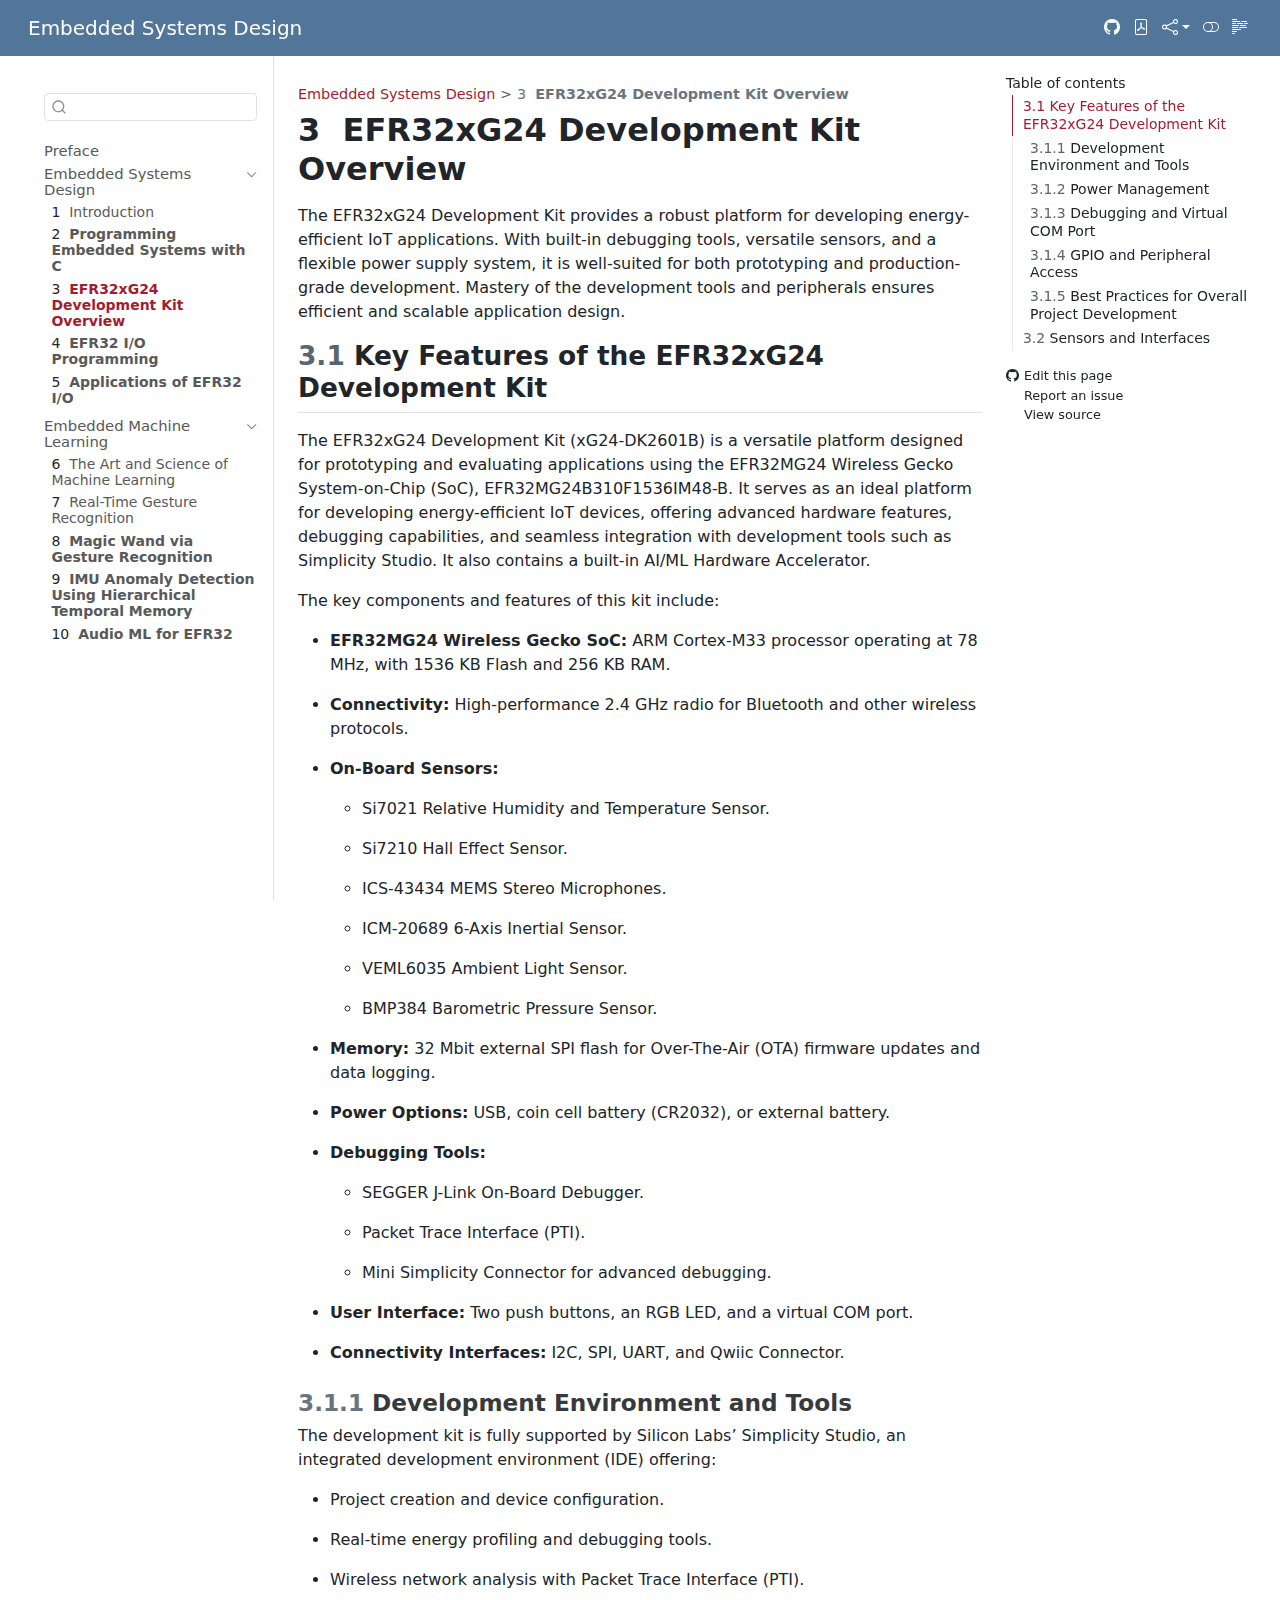
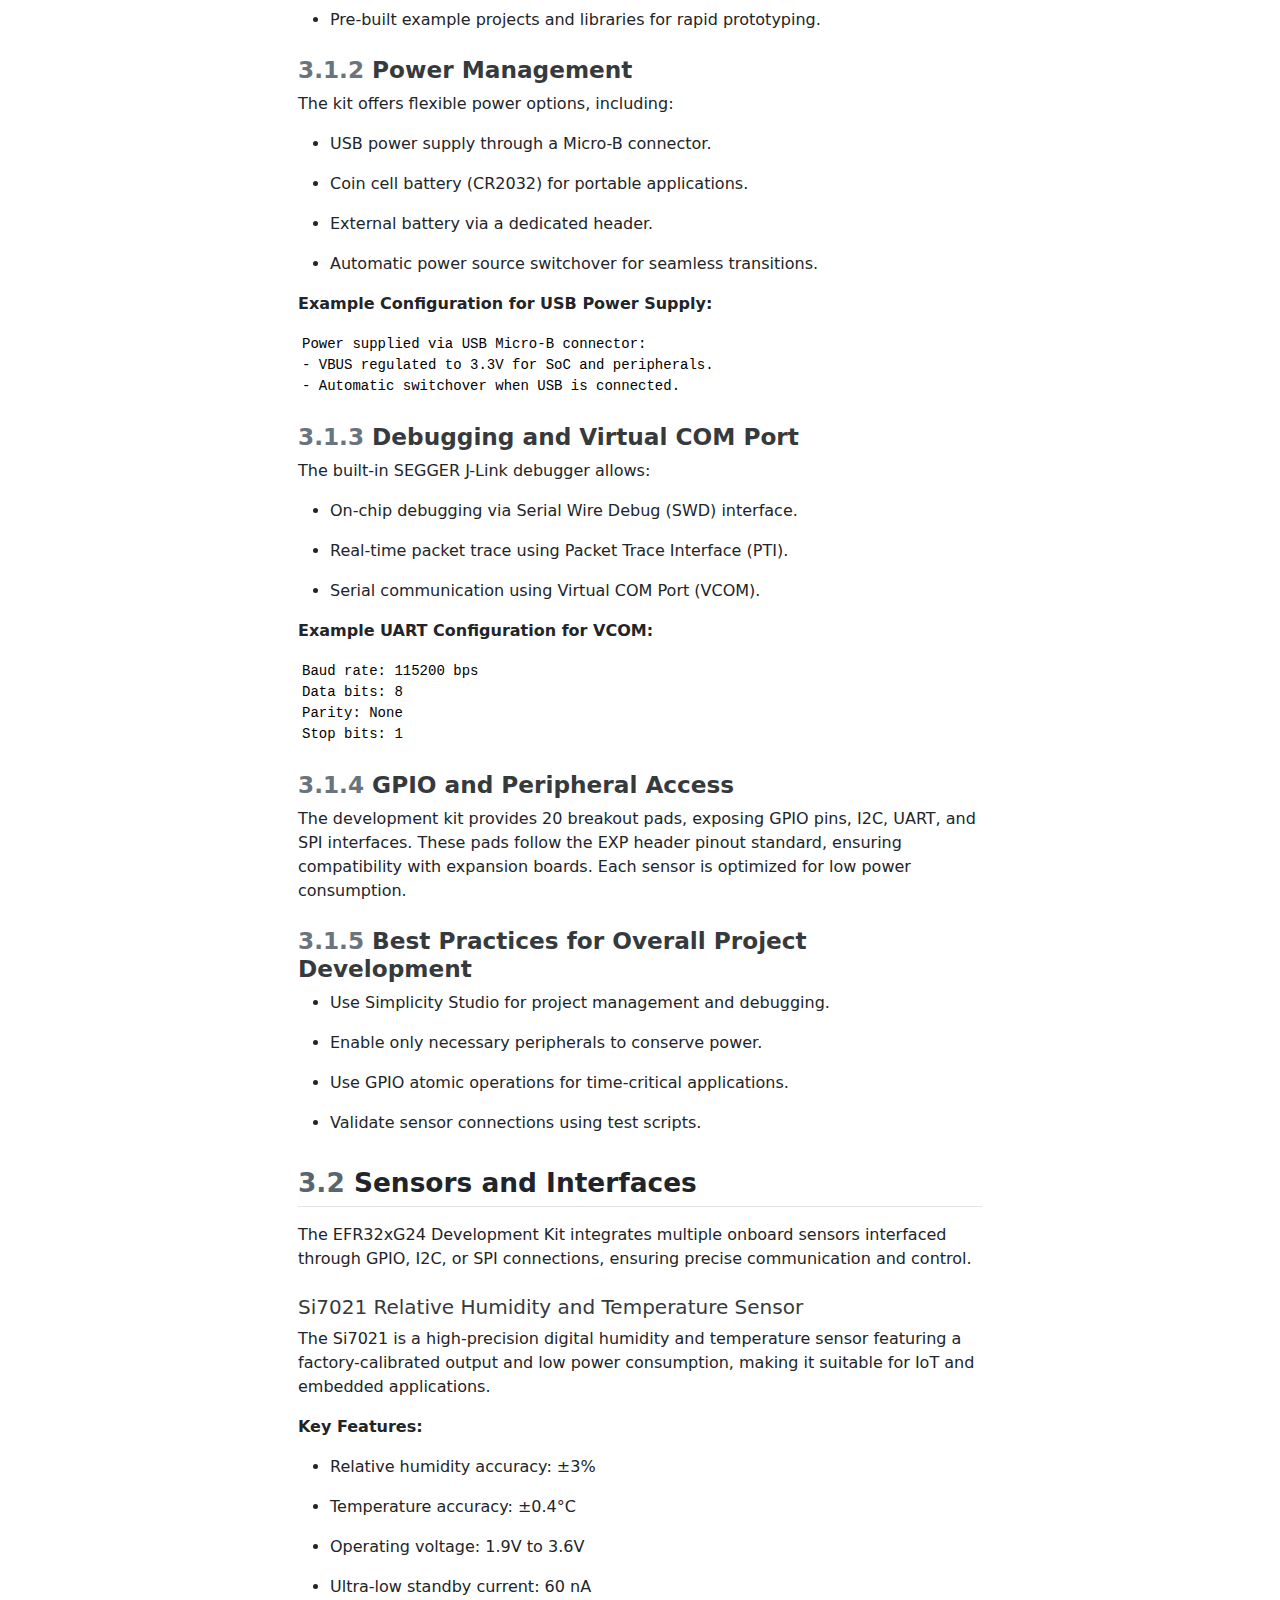
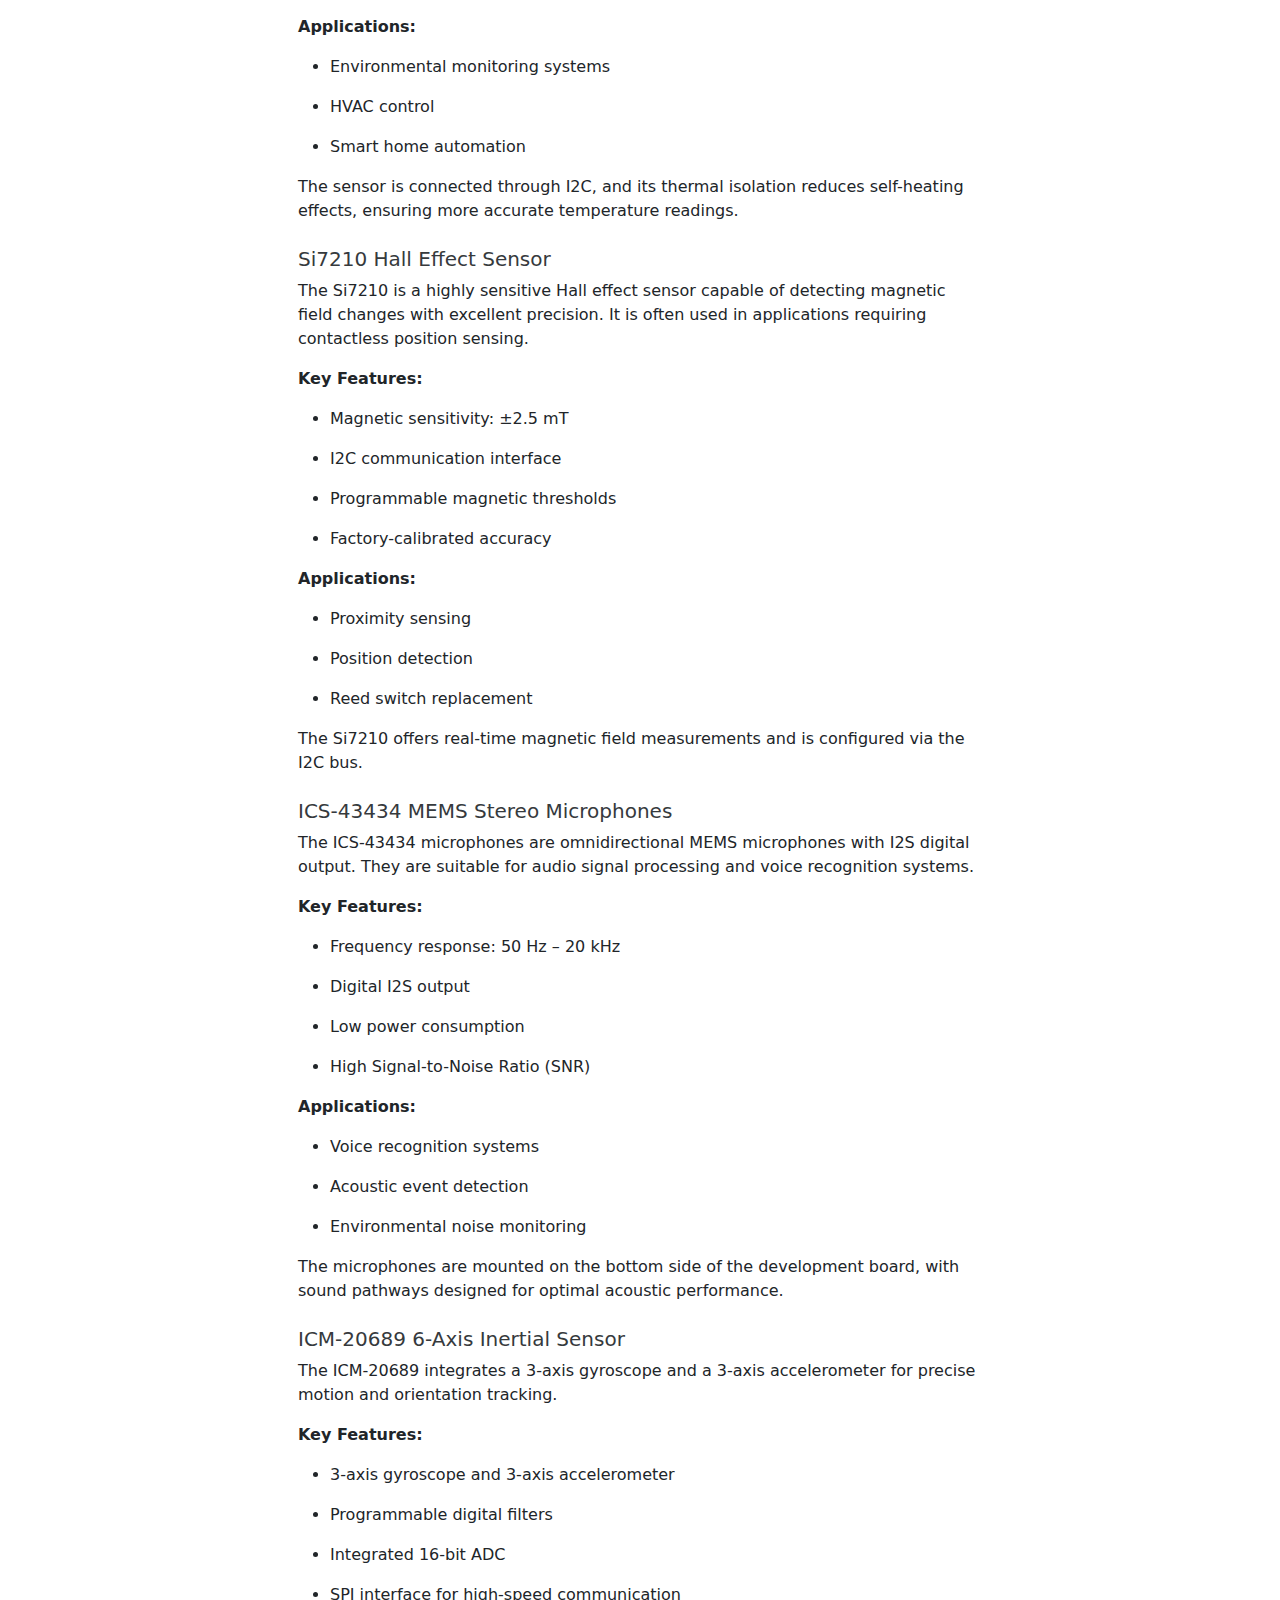
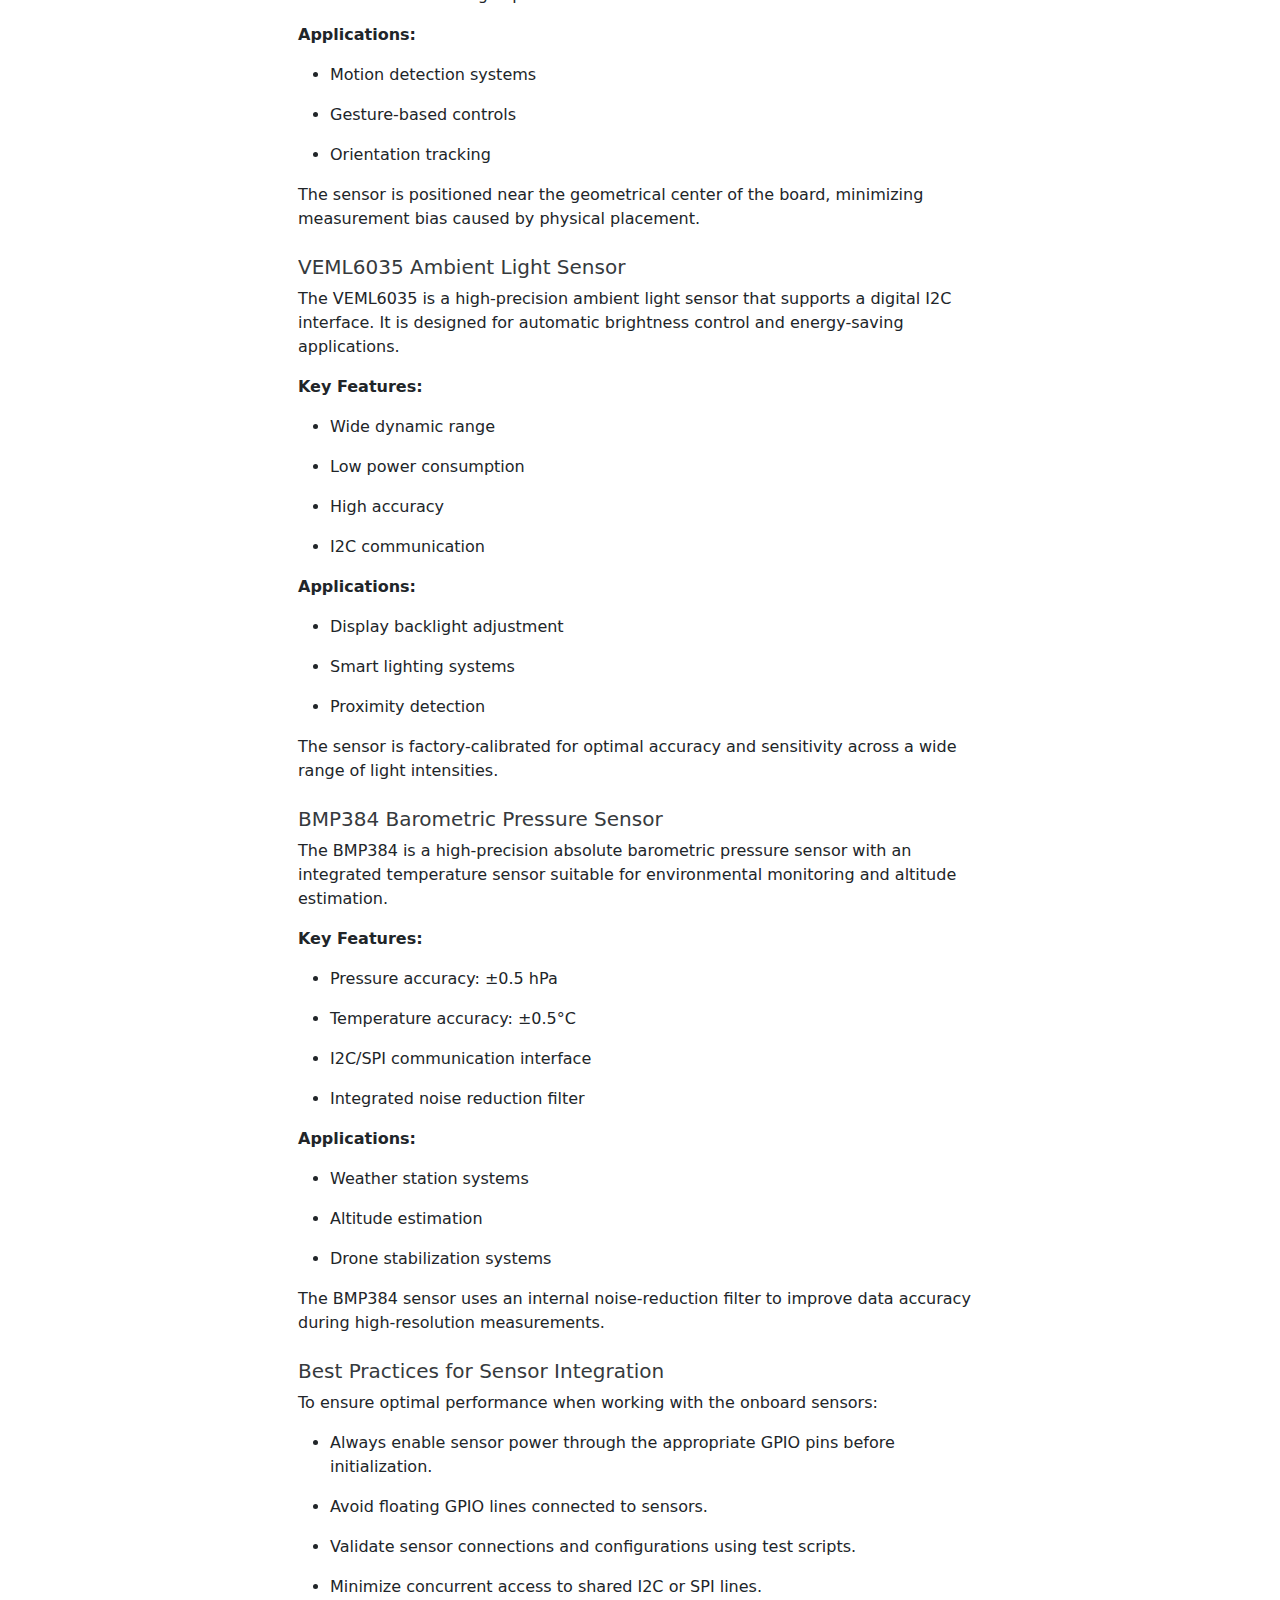
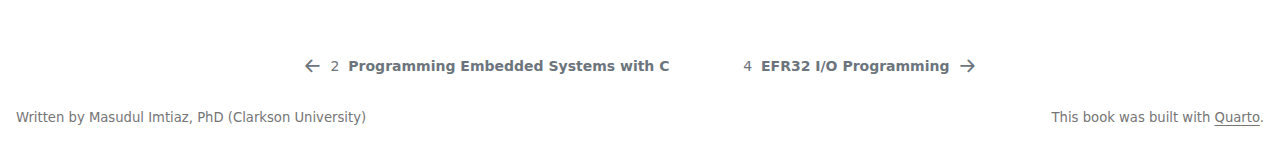
<file: contents/core/3_devkitoverview.html>
<!DOCTYPE html>
<html xmlns="http://www.w3.org/1999/xhtml" lang="en" xml:lang="en"><head>

<meta charset="utf-8">
<meta name="generator" content="quarto-1.6.40">

<meta name="viewport" content="width=device-width, initial-scale=1.0, user-scalable=yes">


<title>3&nbsp; EFR32xG24 Development Kit Overview – Embedded Systems Design</title>
<style>
code{white-space: pre-wrap;}
span.smallcaps{font-variant: small-caps;}
div.columns{display: flex; gap: min(4vw, 1.5em);}
div.column{flex: auto; overflow-x: auto;}
div.hanging-indent{margin-left: 1.5em; text-indent: -1.5em;}
ul.task-list{list-style: none;}
ul.task-list li input[type="checkbox"] {
  width: 0.8em;
  margin: 0 0.8em 0.2em -1em; /* quarto-specific, see https://github.com/quarto-dev/quarto-cli/issues/4556 */ 
  vertical-align: middle;
}
</style>


<script src="../../site_libs/quarto-nav/quarto-nav.js"></script>
<script src="../../site_libs/quarto-nav/headroom.min.js"></script>
<script src="../../site_libs/clipboard/clipboard.min.js"></script>
<script src="../../site_libs/quarto-search/autocomplete.umd.js"></script>
<script src="../../site_libs/quarto-search/fuse.min.js"></script>
<script src="../../site_libs/quarto-search/quarto-search.js"></script>
<meta name="quarto:offset" content="../../">
<link href="../../contents/core/4_efr32programming.html" rel="next">
<link href="../../contents/core/2_programmingwithc.html" rel="prev">
<script src="../../site_libs/quarto-html/quarto.js"></script>
<script src="../../site_libs/quarto-html/popper.min.js"></script>
<script src="../../site_libs/quarto-html/tippy.umd.min.js"></script>
<script src="../../site_libs/quarto-html/anchor.min.js"></script>
<link href="../../site_libs/quarto-html/tippy.css" rel="stylesheet">
<link href="../../site_libs/quarto-html/quarto-syntax-highlighting-86daaaaad7353f9cc0c554efc1dd6d94.css" rel="stylesheet" class="quarto-color-scheme" id="quarto-text-highlighting-styles">
<link href="../../site_libs/quarto-html/quarto-syntax-highlighting-dark-f8dc6eab18fde03278982b0b35885446.css" rel="prefetch" class="quarto-color-scheme quarto-color-alternate" id="quarto-text-highlighting-styles">
<script src="../../site_libs/bootstrap/bootstrap.min.js"></script>
<link href="../../site_libs/bootstrap/bootstrap-icons.css" rel="stylesheet">
<link href="../../site_libs/bootstrap/bootstrap-b4fc4dddb6ec1a779f0a285a431e56d0.min.css" rel="stylesheet" append-hash="true" class="quarto-color-scheme" id="quarto-bootstrap" data-mode="light">
<link href="../../site_libs/bootstrap/bootstrap-dark-eae2d66f002e799350c2a60e45471621.min.css" rel="prefetch" append-hash="true" class="quarto-color-scheme quarto-color-alternate" id="quarto-bootstrap" data-mode="dark">
<script id="quarto-search-options" type="application/json">{
  "location": "sidebar",
  "copy-button": false,
  "collapse-after": 3,
  "panel-placement": "start",
  "type": "textbox",
  "limit": 50,
  "keyboard-shortcut": [
    "~",
    "/"
  ],
  "language": {
    "search-no-results-text": "No results",
    "search-matching-documents-text": "matching documents",
    "search-copy-link-title": "Copy link to search",
    "search-hide-matches-text": "Hide additional matches",
    "search-more-match-text": "more match in this document",
    "search-more-matches-text": "more matches in this document",
    "search-clear-button-title": "Clear",
    "search-text-placeholder": "",
    "search-detached-cancel-button-title": "Cancel",
    "search-submit-button-title": "Submit",
    "search-label": "Search"
  }
}</script>


</head>

<body class="nav-sidebar floating nav-fixed">

<div id="quarto-search-results"></div>
  <header id="quarto-header" class="headroom fixed-top">
    <nav class="navbar navbar-expand-lg " data-bs-theme="dark">
      <div class="navbar-container container-fluid">
      <div class="navbar-brand-container mx-auto">
    <a class="navbar-brand" href="../../index.html">
    <span class="navbar-title">Embedded Systems Design</span>
    </a>
  </div>
        <div class="quarto-navbar-tools tools-wide tools-end">
    <a href="https://github.com/clarkson-edge/ee513_book" title="Source Code" class="quarto-navigation-tool px-1" aria-label="Source Code"><i class="bi bi-github"></i></a>
    <a href="../../Embedded-Systems-Design.pdf" title="Download PDF" class="quarto-navigation-tool px-1" aria-label="Download PDF"><i class="bi bi-file-pdf"></i></a>
    <div class="dropdown">
      <a href="" title="Share" id="quarto-navigation-tool-dropdown-0" class="quarto-navigation-tool dropdown-toggle px-1" data-bs-toggle="dropdown" aria-expanded="false" role="link" aria-label="Share"><i class="bi bi-share"></i></a>
      <ul class="dropdown-menu dropdown-menu-end" aria-labelledby="quarto-navigation-tool-dropdown-0">
          <li>
            <a class="dropdown-item quarto-navbar-tools-item" href="https://twitter.com/intent/tweet?url=|url|">
              <i class="bi bi-twitter pe-1"></i>
            Twitter
            </a>
          </li>
          <li>
            <a class="dropdown-item quarto-navbar-tools-item" href="https://www.facebook.com/sharer/sharer.php?u=|url|">
              <i class="bi bi-facebook pe-1"></i>
            Facebook
            </a>
          </li>
      </ul>
    </div>
  <a href="" class="quarto-color-scheme-toggle quarto-navigation-tool  px-1" onclick="window.quartoToggleColorScheme(); return false;" title="Toggle dark mode"><i class="bi"></i></a>
  <a href="" class="quarto-reader-toggle quarto-navigation-tool px-1" onclick="window.quartoToggleReader(); return false;" title="Toggle reader mode">
  <div class="quarto-reader-toggle-btn">
  <i class="bi"></i>
  </div>
</a>
</div>
      </div> <!-- /container-fluid -->
    </nav>
  <nav class="quarto-secondary-nav">
    <div class="container-fluid d-flex">
      <button type="button" class="quarto-btn-toggle btn" data-bs-toggle="collapse" role="button" data-bs-target=".quarto-sidebar-collapse-item" aria-controls="quarto-sidebar" aria-expanded="false" aria-label="Toggle sidebar navigation" onclick="if (window.quartoToggleHeadroom) { window.quartoToggleHeadroom(); }">
        <i class="bi bi-layout-text-sidebar-reverse"></i>
      </button>
        <nav class="quarto-page-breadcrumbs" aria-label="breadcrumb"><ol class="breadcrumb"><li class="breadcrumb-item"><a href="../../contents/core/1_introduction.html">Embedded Systems Design</a></li><li class="breadcrumb-item"><a href="../../contents/core/3_devkitoverview.html"><span class="chapter-number">3</span>&nbsp; <span class="chapter-title"><strong>EFR32xG24 Development Kit Overview</strong></span></a></li></ol></nav>
        <a class="flex-grow-1" role="navigation" data-bs-toggle="collapse" data-bs-target=".quarto-sidebar-collapse-item" aria-controls="quarto-sidebar" aria-expanded="false" aria-label="Toggle sidebar navigation" onclick="if (window.quartoToggleHeadroom) { window.quartoToggleHeadroom(); }">      
        </a>
      <button type="button" class="btn quarto-search-button" aria-label="Search" onclick="window.quartoOpenSearch();">
        <i class="bi bi-search"></i>
      </button>
    </div>
  </nav>
</header>
<!-- content -->
<div id="quarto-content" class="quarto-container page-columns page-rows-contents page-layout-article page-navbar">
<!-- sidebar -->
  <nav id="quarto-sidebar" class="sidebar collapse collapse-horizontal quarto-sidebar-collapse-item sidebar-navigation floating overflow-auto">
        <div class="mt-2 flex-shrink-0 align-items-center">
        <div class="sidebar-search">
        <div id="quarto-search" class="" title="Search"></div>
        </div>
        </div>
    <div class="sidebar-menu-container"> 
    <ul class="list-unstyled mt-1">
        <li class="sidebar-item">
  <div class="sidebar-item-container"> 
  <a href="../../index.html" class="sidebar-item-text sidebar-link">
 <span class="menu-text">Preface</span></a>
  </div>
</li>
        <li class="sidebar-item sidebar-item-section">
      <div class="sidebar-item-container"> 
            <a class="sidebar-item-text sidebar-link text-start" data-bs-toggle="collapse" data-bs-target="#quarto-sidebar-section-1" role="navigation" aria-expanded="true">
 <span class="menu-text">Embedded Systems Design</span></a>
          <a class="sidebar-item-toggle text-start" data-bs-toggle="collapse" data-bs-target="#quarto-sidebar-section-1" role="navigation" aria-expanded="true" aria-label="Toggle section">
            <i class="bi bi-chevron-right ms-2"></i>
          </a> 
      </div>
      <ul id="quarto-sidebar-section-1" class="collapse list-unstyled sidebar-section depth1 show">  
          <li class="sidebar-item">
  <div class="sidebar-item-container"> 
  <a href="../../contents/core/1_introduction.html" class="sidebar-item-text sidebar-link">
 <span class="menu-text"><span class="chapter-number">1</span>&nbsp; <span class="chapter-title">Introduction</span></span></a>
  </div>
</li>
          <li class="sidebar-item">
  <div class="sidebar-item-container"> 
  <a href="../../contents/core/2_programmingwithc.html" class="sidebar-item-text sidebar-link">
 <span class="menu-text"><span class="chapter-number">2</span>&nbsp; <span class="chapter-title"><strong>Programming Embedded Systems with C</strong></span></span></a>
  </div>
</li>
          <li class="sidebar-item">
  <div class="sidebar-item-container"> 
  <a href="../../contents/core/3_devkitoverview.html" class="sidebar-item-text sidebar-link active">
 <span class="menu-text"><span class="chapter-number">3</span>&nbsp; <span class="chapter-title"><strong>EFR32xG24 Development Kit Overview</strong></span></span></a>
  </div>
</li>
          <li class="sidebar-item">
  <div class="sidebar-item-container"> 
  <a href="../../contents/core/4_efr32programming.html" class="sidebar-item-text sidebar-link">
 <span class="menu-text"><span class="chapter-number">4</span>&nbsp; <span class="chapter-title"><strong>EFR32 I/O Programming</strong></span></span></a>
  </div>
</li>
          <li class="sidebar-item">
  <div class="sidebar-item-container"> 
  <a href="../../contents/core/5_efr32applications.html" class="sidebar-item-text sidebar-link">
 <span class="menu-text"><span class="chapter-number">5</span>&nbsp; <span class="chapter-title"><strong>Applications of EFR32 I/O</strong></span></span></a>
  </div>
</li>
      </ul>
  </li>
        <li class="sidebar-item sidebar-item-section">
      <div class="sidebar-item-container"> 
            <a class="sidebar-item-text sidebar-link text-start" data-bs-toggle="collapse" data-bs-target="#quarto-sidebar-section-2" role="navigation" aria-expanded="true">
 <span class="menu-text">Embedded Machine Learning</span></a>
          <a class="sidebar-item-toggle text-start" data-bs-toggle="collapse" data-bs-target="#quarto-sidebar-section-2" role="navigation" aria-expanded="true" aria-label="Toggle section">
            <i class="bi bi-chevron-right ms-2"></i>
          </a> 
      </div>
      <ul id="quarto-sidebar-section-2" class="collapse list-unstyled sidebar-section depth1 show">  
          <li class="sidebar-item">
  <div class="sidebar-item-container"> 
  <a href="../../contents/core/10_ml_foundations.html" class="sidebar-item-text sidebar-link">
 <span class="menu-text"><span class="chapter-number">6</span>&nbsp; <span class="chapter-title">The Art and Science of Machine Learning</span></span></a>
  </div>
</li>
          <li class="sidebar-item">
  <div class="sidebar-item-container"> 
  <a href="../../contents/core/6_gesturerecog_realtime.html" class="sidebar-item-text sidebar-link">
 <span class="menu-text"><span class="chapter-number">7</span>&nbsp; <span class="chapter-title">Real-Time Gesture Recognition</span></span></a>
  </div>
</li>
          <li class="sidebar-item">
  <div class="sidebar-item-container"> 
  <a href="../../contents/core/7_gesturerecog_magicwand.html" class="sidebar-item-text sidebar-link">
 <span class="menu-text"><span class="chapter-number">8</span>&nbsp; <span class="chapter-title"><strong>Magic Wand via Gesture Recognition</strong></span></span></a>
  </div>
</li>
          <li class="sidebar-item">
  <div class="sidebar-item-container"> 
  <a href="../../contents/core/8_anomalydetection_htm.html" class="sidebar-item-text sidebar-link">
 <span class="menu-text"><span class="chapter-number">9</span>&nbsp; <span class="chapter-title"><strong>IMU Anomaly Detection Using Hierarchical Temporal Memory</strong></span></span></a>
  </div>
</li>
          <li class="sidebar-item">
  <div class="sidebar-item-container"> 
  <a href="../../contents/core/9_audioml.html" class="sidebar-item-text sidebar-link">
 <span class="menu-text"><span class="chapter-number">10</span>&nbsp; <span class="chapter-title"><strong>Audio ML for EFR32</strong></span></span></a>
  </div>
</li>
      </ul>
  </li>
    </ul>
    </div>
</nav>
<div id="quarto-sidebar-glass" class="quarto-sidebar-collapse-item" data-bs-toggle="collapse" data-bs-target=".quarto-sidebar-collapse-item"></div>
<!-- margin-sidebar -->
    <div id="quarto-margin-sidebar" class="sidebar margin-sidebar">
        <nav id="TOC" role="doc-toc" class="toc-active">
    <h2 id="toc-title">Table of contents</h2>
   
  <ul>
  <li><a href="#key-features-of-the-efr32xg24-development-kit" id="toc-key-features-of-the-efr32xg24-development-kit" class="nav-link active" data-scroll-target="#key-features-of-the-efr32xg24-development-kit"><span class="header-section-number">3.1</span> Key Features of the EFR32xG24 Development Kit</a>
  <ul>
  <li><a href="#development-environment-and-tools" id="toc-development-environment-and-tools" class="nav-link" data-scroll-target="#development-environment-and-tools"><span class="header-section-number">3.1.1</span> Development Environment and Tools</a></li>
  <li><a href="#power-management" id="toc-power-management" class="nav-link" data-scroll-target="#power-management"><span class="header-section-number">3.1.2</span> Power Management</a></li>
  <li><a href="#debugging-and-virtual-com-port" id="toc-debugging-and-virtual-com-port" class="nav-link" data-scroll-target="#debugging-and-virtual-com-port"><span class="header-section-number">3.1.3</span> Debugging and Virtual COM Port</a></li>
  <li><a href="#gpio-and-peripheral-access" id="toc-gpio-and-peripheral-access" class="nav-link" data-scroll-target="#gpio-and-peripheral-access"><span class="header-section-number">3.1.4</span> GPIO and Peripheral Access</a></li>
  <li><a href="#best-practices-for-overall-project-development" id="toc-best-practices-for-overall-project-development" class="nav-link" data-scroll-target="#best-practices-for-overall-project-development"><span class="header-section-number">3.1.5</span> Best Practices for Overall Project Development</a></li>
  </ul></li>
  <li><a href="#sensors-and-interfaces" id="toc-sensors-and-interfaces" class="nav-link" data-scroll-target="#sensors-and-interfaces"><span class="header-section-number">3.2</span> Sensors and Interfaces</a>
  <ul>
  <li><a href="#si7021-relative-humidity-and-temperature-sensor" id="toc-si7021-relative-humidity-and-temperature-sensor" class="nav-link" data-scroll-target="#si7021-relative-humidity-and-temperature-sensor">Si7021 Relative Humidity and Temperature Sensor</a></li>
  <li><a href="#si7210-hall-effect-sensor" id="toc-si7210-hall-effect-sensor" class="nav-link" data-scroll-target="#si7210-hall-effect-sensor">Si7210 Hall Effect Sensor</a></li>
  <li><a href="#ics-43434-mems-stereo-microphones" id="toc-ics-43434-mems-stereo-microphones" class="nav-link" data-scroll-target="#ics-43434-mems-stereo-microphones">ICS-43434 MEMS Stereo Microphones</a></li>
  <li><a href="#icm-20689-6-axis-inertial-sensor" id="toc-icm-20689-6-axis-inertial-sensor" class="nav-link" data-scroll-target="#icm-20689-6-axis-inertial-sensor">ICM-20689 6-Axis Inertial Sensor</a></li>
  <li><a href="#veml6035-ambient-light-sensor" id="toc-veml6035-ambient-light-sensor" class="nav-link" data-scroll-target="#veml6035-ambient-light-sensor">VEML6035 Ambient Light Sensor</a></li>
  <li><a href="#bmp384-barometric-pressure-sensor" id="toc-bmp384-barometric-pressure-sensor" class="nav-link" data-scroll-target="#bmp384-barometric-pressure-sensor">BMP384 Barometric Pressure Sensor</a></li>
  <li><a href="#best-practices-for-sensor-integration" id="toc-best-practices-for-sensor-integration" class="nav-link" data-scroll-target="#best-practices-for-sensor-integration">Best Practices for Sensor Integration</a></li>
  </ul></li>
  </ul>
<div class="toc-actions"><ul><li><a href="https://github.com/clarkson-edge/ee513_book/edit/dev/contents/core/3_devkitoverview.qmd" class="toc-action"><i class="bi bi-github"></i>Edit this page</a></li><li><a href="https://github.com/clarkson-edge/ee513_book/issues/new" class="toc-action"><i class="bi empty"></i>Report an issue</a></li><li><a href="https://github.com/clarkson-edge/ee513_book/blob/dev/contents/core/3_devkitoverview.qmd" class="toc-action"><i class="bi empty"></i>View source</a></li></ul></div></nav>
    </div>
<!-- main -->
<main class="content" id="quarto-document-content">

<header id="title-block-header" class="quarto-title-block default"><nav class="quarto-page-breadcrumbs quarto-title-breadcrumbs d-none d-lg-block" aria-label="breadcrumb"><ol class="breadcrumb"><li class="breadcrumb-item"><a href="../../contents/core/1_introduction.html">Embedded Systems Design</a></li><li class="breadcrumb-item"><a href="../../contents/core/3_devkitoverview.html"><span class="chapter-number">3</span>&nbsp; <span class="chapter-title"><strong>EFR32xG24 Development Kit Overview</strong></span></a></li></ol></nav>
<div class="quarto-title">
<h1 class="title"><span class="chapter-number">3</span>&nbsp; <span class="chapter-title"><strong>EFR32xG24 Development Kit Overview</strong></span></h1>
</div>



<div class="quarto-title-meta">

    
  
    
  </div>
  


</header>


<div class="chapterintro">
<p>The EFR32xG24 Development Kit provides a robust platform for developing energy-efficient IoT applications. With built-in debugging tools, versatile sensors, and a flexible power supply system, it is well-suited for both prototyping and production-grade development. Mastery of the development tools and peripherals ensures efficient and scalable application design.</p>
</div>
<section id="key-features-of-the-efr32xg24-development-kit" class="level2" data-number="3.1">
<h2 data-number="3.1" class="anchored" data-anchor-id="key-features-of-the-efr32xg24-development-kit"><span class="header-section-number">3.1</span> Key Features of the EFR32xG24 Development Kit</h2>
<p>The EFR32xG24 Development Kit (xG24-DK2601B) is a versatile platform designed for prototyping and evaluating applications using the EFR32MG24 Wireless Gecko System-on-Chip (SoC), EFR32MG24B310F1536IM48-B. It serves as an ideal platform for developing energy-efficient IoT devices, offering advanced hardware features, debugging capabilities, and seamless integration with development tools such as Simplicity Studio. It also contains a built-in AI/ML Hardware Accelerator.</p>
<p>The key components and features of this kit include:</p>
<ul>
<li><p><strong>EFR32MG24 Wireless Gecko SoC:</strong> ARM Cortex-M33 processor operating at 78 MHz, with 1536 KB Flash and 256 KB RAM.</p></li>
<li><p><strong>Connectivity:</strong> High-performance 2.4 GHz radio for Bluetooth and other wireless protocols.</p></li>
<li><p><strong>On-Board Sensors:</strong></p>
<ul>
<li><p>Si7021 Relative Humidity and Temperature Sensor.</p></li>
<li><p>Si7210 Hall Effect Sensor.</p></li>
<li><p>ICS-43434 MEMS Stereo Microphones.</p></li>
<li><p>ICM-20689 6-Axis Inertial Sensor.</p></li>
<li><p>VEML6035 Ambient Light Sensor.</p></li>
<li><p>BMP384 Barometric Pressure Sensor.</p></li>
</ul></li>
<li><p><strong>Memory:</strong> 32 Mbit external SPI flash for Over-The-Air (OTA) firmware updates and data logging.</p></li>
<li><p><strong>Power Options:</strong> USB, coin cell battery (CR2032), or external battery.</p></li>
<li><p><strong>Debugging Tools:</strong></p>
<ul>
<li><p>SEGGER J-Link On-Board Debugger.</p></li>
<li><p>Packet Trace Interface (PTI).</p></li>
<li><p>Mini Simplicity Connector for advanced debugging.</p></li>
</ul></li>
<li><p><strong>User Interface:</strong> Two push buttons, an RGB LED, and a virtual COM port.</p></li>
<li><p><strong>Connectivity Interfaces:</strong> I2C, SPI, UART, and Qwiic Connector.</p></li>
</ul>
<section id="development-environment-and-tools" class="level3" data-number="3.1.1">
<h3 data-number="3.1.1" class="anchored" data-anchor-id="development-environment-and-tools"><span class="header-section-number">3.1.1</span> Development Environment and Tools</h3>
<p>The development kit is fully supported by Silicon Labs’ Simplicity Studio, an integrated development environment (IDE) offering:</p>
<ul>
<li><p>Project creation and device configuration.</p></li>
<li><p>Real-time energy profiling and debugging tools.</p></li>
<li><p>Wireless network analysis with Packet Trace Interface (PTI).</p></li>
<li><p>Pre-built example projects and libraries for rapid prototyping.</p></li>
</ul>
</section>
<section id="power-management" class="level3" data-number="3.1.2">
<h3 data-number="3.1.2" class="anchored" data-anchor-id="power-management"><span class="header-section-number">3.1.2</span> Power Management</h3>
<p>The kit offers flexible power options, including:</p>
<ul>
<li><p>USB power supply through a Micro-B connector.</p></li>
<li><p>Coin cell battery (CR2032) for portable applications.</p></li>
<li><p>External battery via a dedicated header.</p></li>
<li><p>Automatic power source switchover for seamless transitions.</p></li>
</ul>
<p><strong>Example Configuration for USB Power Supply:</strong></p>
<pre><code>Power supplied via USB Micro-B connector:
- VBUS regulated to 3.3V for SoC and peripherals.
- Automatic switchover when USB is connected.</code></pre>
</section>
<section id="debugging-and-virtual-com-port" class="level3" data-number="3.1.3">
<h3 data-number="3.1.3" class="anchored" data-anchor-id="debugging-and-virtual-com-port"><span class="header-section-number">3.1.3</span> Debugging and Virtual COM Port</h3>
<p>The built-in SEGGER J-Link debugger allows:</p>
<ul>
<li><p>On-chip debugging via Serial Wire Debug (SWD) interface.</p></li>
<li><p>Real-time packet trace using Packet Trace Interface (PTI).</p></li>
<li><p>Serial communication using Virtual COM Port (VCOM).</p></li>
</ul>
<p><strong>Example UART Configuration for VCOM:</strong></p>
<pre><code>Baud rate: 115200 bps
Data bits: 8
Parity: None
Stop bits: 1</code></pre>
</section>
<section id="gpio-and-peripheral-access" class="level3" data-number="3.1.4">
<h3 data-number="3.1.4" class="anchored" data-anchor-id="gpio-and-peripheral-access"><span class="header-section-number">3.1.4</span> GPIO and Peripheral Access</h3>
<p>The development kit provides 20 breakout pads, exposing GPIO pins, I2C, UART, and SPI interfaces. These pads follow the EXP header pinout standard, ensuring compatibility with expansion boards. Each sensor is optimized for low power consumption.</p>
</section>
<section id="best-practices-for-overall-project-development" class="level3" data-number="3.1.5">
<h3 data-number="3.1.5" class="anchored" data-anchor-id="best-practices-for-overall-project-development"><span class="header-section-number">3.1.5</span> Best Practices for Overall Project Development</h3>
<ul>
<li><p>Use Simplicity Studio for project management and debugging.</p></li>
<li><p>Enable only necessary peripherals to conserve power.</p></li>
<li><p>Use GPIO atomic operations for time-critical applications.</p></li>
<li><p>Validate sensor connections using test scripts.</p></li>
</ul>
</section>
</section>
<section id="sensors-and-interfaces" class="level2" data-number="3.2">
<h2 data-number="3.2" class="anchored" data-anchor-id="sensors-and-interfaces"><span class="header-section-number">3.2</span> Sensors and Interfaces</h2>
<p>The EFR32xG24 Development Kit integrates multiple onboard sensors interfaced through GPIO, I2C, or SPI connections, ensuring precise communication and control.</p>
<section id="si7021-relative-humidity-and-temperature-sensor" class="level4">
<h4 class="anchored" data-anchor-id="si7021-relative-humidity-and-temperature-sensor">Si7021 Relative Humidity and Temperature Sensor</h4>
<p>The Si7021 is a high-precision digital humidity and temperature sensor featuring a factory-calibrated output and low power consumption, making it suitable for IoT and embedded applications.</p>
<p><strong>Key Features:</strong></p>
<ul>
<li><p>Relative humidity accuracy: ±3%</p></li>
<li><p>Temperature accuracy: ±0.4°C</p></li>
<li><p>Operating voltage: 1.9V to 3.6V</p></li>
<li><p>Ultra-low standby current: 60 nA</p></li>
</ul>
<p><strong>Applications:</strong></p>
<ul>
<li><p>Environmental monitoring systems</p></li>
<li><p>HVAC control</p></li>
<li><p>Smart home automation</p></li>
</ul>
<p>The sensor is connected through I2C, and its thermal isolation reduces self-heating effects, ensuring more accurate temperature readings.</p>
</section>
<section id="si7210-hall-effect-sensor" class="level4">
<h4 class="anchored" data-anchor-id="si7210-hall-effect-sensor">Si7210 Hall Effect Sensor</h4>
<p>The Si7210 is a highly sensitive Hall effect sensor capable of detecting magnetic field changes with excellent precision. It is often used in applications requiring contactless position sensing.</p>
<p><strong>Key Features:</strong></p>
<ul>
<li><p>Magnetic sensitivity: ±2.5 mT</p></li>
<li><p>I2C communication interface</p></li>
<li><p>Programmable magnetic thresholds</p></li>
<li><p>Factory-calibrated accuracy</p></li>
</ul>
<p><strong>Applications:</strong></p>
<ul>
<li><p>Proximity sensing</p></li>
<li><p>Position detection</p></li>
<li><p>Reed switch replacement</p></li>
</ul>
<p>The Si7210 offers real-time magnetic field measurements and is configured via the I2C bus.</p>
</section>
<section id="ics-43434-mems-stereo-microphones" class="level4">
<h4 class="anchored" data-anchor-id="ics-43434-mems-stereo-microphones">ICS-43434 MEMS Stereo Microphones</h4>
<p>The ICS-43434 microphones are omnidirectional MEMS microphones with I2S digital output. They are suitable for audio signal processing and voice recognition systems.</p>
<p><strong>Key Features:</strong></p>
<ul>
<li><p>Frequency response: 50 Hz – 20 kHz</p></li>
<li><p>Digital I2S output</p></li>
<li><p>Low power consumption</p></li>
<li><p>High Signal-to-Noise Ratio (SNR)</p></li>
</ul>
<p><strong>Applications:</strong></p>
<ul>
<li><p>Voice recognition systems</p></li>
<li><p>Acoustic event detection</p></li>
<li><p>Environmental noise monitoring</p></li>
</ul>
<p>The microphones are mounted on the bottom side of the development board, with sound pathways designed for optimal acoustic performance.</p>
</section>
<section id="icm-20689-6-axis-inertial-sensor" class="level4">
<h4 class="anchored" data-anchor-id="icm-20689-6-axis-inertial-sensor">ICM-20689 6-Axis Inertial Sensor</h4>
<p>The ICM-20689 integrates a 3-axis gyroscope and a 3-axis accelerometer for precise motion and orientation tracking.</p>
<p><strong>Key Features:</strong></p>
<ul>
<li><p>3-axis gyroscope and 3-axis accelerometer</p></li>
<li><p>Programmable digital filters</p></li>
<li><p>Integrated 16-bit ADC</p></li>
<li><p>SPI interface for high-speed communication</p></li>
</ul>
<p><strong>Applications:</strong></p>
<ul>
<li><p>Motion detection systems</p></li>
<li><p>Gesture-based controls</p></li>
<li><p>Orientation tracking</p></li>
</ul>
<p>The sensor is positioned near the geometrical center of the board, minimizing measurement bias caused by physical placement.</p>
</section>
<section id="veml6035-ambient-light-sensor" class="level4">
<h4 class="anchored" data-anchor-id="veml6035-ambient-light-sensor">VEML6035 Ambient Light Sensor</h4>
<p>The VEML6035 is a high-precision ambient light sensor that supports a digital I2C interface. It is designed for automatic brightness control and energy-saving applications.</p>
<p><strong>Key Features:</strong></p>
<ul>
<li><p>Wide dynamic range</p></li>
<li><p>Low power consumption</p></li>
<li><p>High accuracy</p></li>
<li><p>I2C communication</p></li>
</ul>
<p><strong>Applications:</strong></p>
<ul>
<li><p>Display backlight adjustment</p></li>
<li><p>Smart lighting systems</p></li>
<li><p>Proximity detection</p></li>
</ul>
<p>The sensor is factory-calibrated for optimal accuracy and sensitivity across a wide range of light intensities.</p>
</section>
<section id="bmp384-barometric-pressure-sensor" class="level4">
<h4 class="anchored" data-anchor-id="bmp384-barometric-pressure-sensor">BMP384 Barometric Pressure Sensor</h4>
<p>The BMP384 is a high-precision absolute barometric pressure sensor with an integrated temperature sensor suitable for environmental monitoring and altitude estimation.</p>
<p><strong>Key Features:</strong></p>
<ul>
<li><p>Pressure accuracy: ±0.5 hPa</p></li>
<li><p>Temperature accuracy: ±0.5°C</p></li>
<li><p>I2C/SPI communication interface</p></li>
<li><p>Integrated noise reduction filter</p></li>
</ul>
<p><strong>Applications:</strong></p>
<ul>
<li><p>Weather station systems</p></li>
<li><p>Altitude estimation</p></li>
<li><p>Drone stabilization systems</p></li>
</ul>
<p>The BMP384 sensor uses an internal noise-reduction filter to improve data accuracy during high-resolution measurements.</p>
</section>
<section id="best-practices-for-sensor-integration" class="level4">
<h4 class="anchored" data-anchor-id="best-practices-for-sensor-integration">Best Practices for Sensor Integration</h4>
<p>To ensure optimal performance when working with the onboard sensors:</p>
<ul>
<li><p>Always enable sensor power through the appropriate GPIO pins before initialization.</p></li>
<li><p>Avoid floating GPIO lines connected to sensors.</p></li>
<li><p>Validate sensor connections and configurations using test scripts.</p></li>
<li><p>Minimize concurrent access to shared I2C or SPI lines.</p></li>
</ul>


</section>
</section>

</main> <!-- /main -->
<script id="quarto-html-after-body" type="application/javascript">
window.document.addEventListener("DOMContentLoaded", function (event) {
  const toggleBodyColorMode = (bsSheetEl) => {
    const mode = bsSheetEl.getAttribute("data-mode");
    const bodyEl = window.document.querySelector("body");
    if (mode === "dark") {
      bodyEl.classList.add("quarto-dark");
      bodyEl.classList.remove("quarto-light");
    } else {
      bodyEl.classList.add("quarto-light");
      bodyEl.classList.remove("quarto-dark");
    }
  }
  const toggleBodyColorPrimary = () => {
    const bsSheetEl = window.document.querySelector("link#quarto-bootstrap");
    if (bsSheetEl) {
      toggleBodyColorMode(bsSheetEl);
    }
  }
  toggleBodyColorPrimary();  
  const disableStylesheet = (stylesheets) => {
    for (let i=0; i < stylesheets.length; i++) {
      const stylesheet = stylesheets[i];
      stylesheet.rel = 'prefetch';
    }
  }
  const enableStylesheet = (stylesheets) => {
    for (let i=0; i < stylesheets.length; i++) {
      const stylesheet = stylesheets[i];
      stylesheet.rel = 'stylesheet';
    }
  }
  const manageTransitions = (selector, allowTransitions) => {
    const els = window.document.querySelectorAll(selector);
    for (let i=0; i < els.length; i++) {
      const el = els[i];
      if (allowTransitions) {
        el.classList.remove('notransition');
      } else {
        el.classList.add('notransition');
      }
    }
  }
  const toggleGiscusIfUsed = (isAlternate, darkModeDefault) => {
    const baseTheme = document.querySelector('#giscus-base-theme')?.value ?? 'light';
    const alternateTheme = document.querySelector('#giscus-alt-theme')?.value ?? 'dark';
    let newTheme = '';
    if(darkModeDefault) {
      newTheme = isAlternate ? baseTheme : alternateTheme;
    } else {
      newTheme = isAlternate ? alternateTheme : baseTheme;
    }
    const changeGiscusTheme = () => {
      // From: https://github.com/giscus/giscus/issues/336
      const sendMessage = (message) => {
        const iframe = document.querySelector('iframe.giscus-frame');
        if (!iframe) return;
        iframe.contentWindow.postMessage({ giscus: message }, 'https://giscus.app');
      }
      sendMessage({
        setConfig: {
          theme: newTheme
        }
      });
    }
    const isGiscussLoaded = window.document.querySelector('iframe.giscus-frame') !== null;
    if (isGiscussLoaded) {
      changeGiscusTheme();
    }
  }
  const toggleColorMode = (alternate) => {
    // Switch the stylesheets
    const alternateStylesheets = window.document.querySelectorAll('link.quarto-color-scheme.quarto-color-alternate');
    manageTransitions('#quarto-margin-sidebar .nav-link', false);
    if (alternate) {
      enableStylesheet(alternateStylesheets);
      for (const sheetNode of alternateStylesheets) {
        if (sheetNode.id === "quarto-bootstrap") {
          toggleBodyColorMode(sheetNode);
        }
      }
    } else {
      disableStylesheet(alternateStylesheets);
      toggleBodyColorPrimary();
    }
    manageTransitions('#quarto-margin-sidebar .nav-link', true);
    // Switch the toggles
    const toggles = window.document.querySelectorAll('.quarto-color-scheme-toggle');
    for (let i=0; i < toggles.length; i++) {
      const toggle = toggles[i];
      if (toggle) {
        if (alternate) {
          toggle.classList.add("alternate");     
        } else {
          toggle.classList.remove("alternate");
        }
      }
    }
    // Hack to workaround the fact that safari doesn't
    // properly recolor the scrollbar when toggling (#1455)
    if (navigator.userAgent.indexOf('Safari') > 0 && navigator.userAgent.indexOf('Chrome') == -1) {
      manageTransitions("body", false);
      window.scrollTo(0, 1);
      setTimeout(() => {
        window.scrollTo(0, 0);
        manageTransitions("body", true);
      }, 40);  
    }
  }
  const isFileUrl = () => { 
    return window.location.protocol === 'file:';
  }
  const hasAlternateSentinel = () => {  
    let styleSentinel = getColorSchemeSentinel();
    if (styleSentinel !== null) {
      return styleSentinel === "alternate";
    } else {
      return false;
    }
  }
  const setStyleSentinel = (alternate) => {
    const value = alternate ? "alternate" : "default";
    if (!isFileUrl()) {
      window.localStorage.setItem("quarto-color-scheme", value);
    } else {
      localAlternateSentinel = value;
    }
  }
  const getColorSchemeSentinel = () => {
    if (!isFileUrl()) {
      const storageValue = window.localStorage.getItem("quarto-color-scheme");
      return storageValue != null ? storageValue : localAlternateSentinel;
    } else {
      return localAlternateSentinel;
    }
  }
  const darkModeDefault = false;
  let localAlternateSentinel = darkModeDefault ? 'alternate' : 'default';
  // Dark / light mode switch
  window.quartoToggleColorScheme = () => {
    // Read the current dark / light value 
    let toAlternate = !hasAlternateSentinel();
    toggleColorMode(toAlternate);
    setStyleSentinel(toAlternate);
    toggleGiscusIfUsed(toAlternate, darkModeDefault);
  };
  // Ensure there is a toggle, if there isn't float one in the top right
  if (window.document.querySelector('.quarto-color-scheme-toggle') === null) {
    const a = window.document.createElement('a');
    a.classList.add('top-right');
    a.classList.add('quarto-color-scheme-toggle');
    a.href = "";
    a.onclick = function() { try { window.quartoToggleColorScheme(); } catch {} return false; };
    const i = window.document.createElement("i");
    i.classList.add('bi');
    a.appendChild(i);
    window.document.body.appendChild(a);
  }
  // Switch to dark mode if need be
  if (hasAlternateSentinel()) {
    toggleColorMode(true);
  } else {
    toggleColorMode(false);
  }
  const icon = "";
  const anchorJS = new window.AnchorJS();
  anchorJS.options = {
    placement: 'right',
    icon: icon
  };
  anchorJS.add('.anchored');
  const isCodeAnnotation = (el) => {
    for (const clz of el.classList) {
      if (clz.startsWith('code-annotation-')) {                     
        return true;
      }
    }
    return false;
  }
  const onCopySuccess = function(e) {
    // button target
    const button = e.trigger;
    // don't keep focus
    button.blur();
    // flash "checked"
    button.classList.add('code-copy-button-checked');
    var currentTitle = button.getAttribute("title");
    button.setAttribute("title", "Copied!");
    let tooltip;
    if (window.bootstrap) {
      button.setAttribute("data-bs-toggle", "tooltip");
      button.setAttribute("data-bs-placement", "left");
      button.setAttribute("data-bs-title", "Copied!");
      tooltip = new bootstrap.Tooltip(button, 
        { trigger: "manual", 
          customClass: "code-copy-button-tooltip",
          offset: [0, -8]});
      tooltip.show();    
    }
    setTimeout(function() {
      if (tooltip) {
        tooltip.hide();
        button.removeAttribute("data-bs-title");
        button.removeAttribute("data-bs-toggle");
        button.removeAttribute("data-bs-placement");
      }
      button.setAttribute("title", currentTitle);
      button.classList.remove('code-copy-button-checked');
    }, 1000);
    // clear code selection
    e.clearSelection();
  }
  const getTextToCopy = function(trigger) {
      const codeEl = trigger.previousElementSibling.cloneNode(true);
      for (const childEl of codeEl.children) {
        if (isCodeAnnotation(childEl)) {
          childEl.remove();
        }
      }
      return codeEl.innerText;
  }
  const clipboard = new window.ClipboardJS('.code-copy-button:not([data-in-quarto-modal])', {
    text: getTextToCopy
  });
  clipboard.on('success', onCopySuccess);
  if (window.document.getElementById('quarto-embedded-source-code-modal')) {
    const clipboardModal = new window.ClipboardJS('.code-copy-button[data-in-quarto-modal]', {
      text: getTextToCopy,
      container: window.document.getElementById('quarto-embedded-source-code-modal')
    });
    clipboardModal.on('success', onCopySuccess);
  }
    var localhostRegex = new RegExp(/^(?:http|https):\/\/localhost\:?[0-9]*\//);
    var mailtoRegex = new RegExp(/^mailto:/);
      var filterRegex = new RegExp('/' + window.location.host + '/');
    var isInternal = (href) => {
        return filterRegex.test(href) || localhostRegex.test(href) || mailtoRegex.test(href);
    }
    // Inspect non-navigation links and adorn them if external
 	var links = window.document.querySelectorAll('a[href]:not(.nav-link):not(.navbar-brand):not(.toc-action):not(.sidebar-link):not(.sidebar-item-toggle):not(.pagination-link):not(.no-external):not([aria-hidden]):not(.dropdown-item):not(.quarto-navigation-tool):not(.about-link)');
    for (var i=0; i<links.length; i++) {
      const link = links[i];
      if (!isInternal(link.href)) {
        // undo the damage that might have been done by quarto-nav.js in the case of
        // links that we want to consider external
        if (link.dataset.originalHref !== undefined) {
          link.href = link.dataset.originalHref;
        }
          // target, if specified
          link.setAttribute("target", "_blank");
          if (link.getAttribute("rel") === null) {
            link.setAttribute("rel", "noopener");
          }
      }
    }
  function tippyHover(el, contentFn, onTriggerFn, onUntriggerFn) {
    const config = {
      allowHTML: true,
      maxWidth: 500,
      delay: 100,
      arrow: false,
      appendTo: function(el) {
          return el.parentElement;
      },
      interactive: true,
      interactiveBorder: 10,
      theme: 'quarto',
      placement: 'bottom-start',
    };
    if (contentFn) {
      config.content = contentFn;
    }
    if (onTriggerFn) {
      config.onTrigger = onTriggerFn;
    }
    if (onUntriggerFn) {
      config.onUntrigger = onUntriggerFn;
    }
    window.tippy(el, config); 
  }
  const xrefs = window.document.querySelectorAll('a.quarto-xref');
  const processXRef = (id, note) => {
    // Strip column container classes
    const stripColumnClz = (el) => {
      el.classList.remove("page-full", "page-columns");
      if (el.children) {
        for (const child of el.children) {
          stripColumnClz(child);
        }
      }
    }
    stripColumnClz(note)
    if (id === null || id.startsWith('sec-')) {
      // Special case sections, only their first couple elements
      const container = document.createElement("div");
      if (note.children && note.children.length > 2) {
        container.appendChild(note.children[0].cloneNode(true));
        for (let i = 1; i < note.children.length; i++) {
          const child = note.children[i];
          if (child.tagName === "P" && child.innerText === "") {
            continue;
          } else {
            container.appendChild(child.cloneNode(true));
            break;
          }
        }
        if (window.Quarto?.typesetMath) {
          window.Quarto.typesetMath(container);
        }
        return container.innerHTML
      } else {
        if (window.Quarto?.typesetMath) {
          window.Quarto.typesetMath(note);
        }
        return note.innerHTML;
      }
    } else {
      // Remove any anchor links if they are present
      const anchorLink = note.querySelector('a.anchorjs-link');
      if (anchorLink) {
        anchorLink.remove();
      }
      if (window.Quarto?.typesetMath) {
        window.Quarto.typesetMath(note);
      }
      if (note.classList.contains("callout")) {
        return note.outerHTML;
      } else {
        return note.innerHTML;
      }
    }
  }
  for (var i=0; i<xrefs.length; i++) {
    const xref = xrefs[i];
    tippyHover(xref, undefined, function(instance) {
      instance.disable();
      let url = xref.getAttribute('href');
      let hash = undefined; 
      if (url.startsWith('#')) {
        hash = url;
      } else {
        try { hash = new URL(url).hash; } catch {}
      }
      if (hash) {
        const id = hash.replace(/^#\/?/, "");
        const note = window.document.getElementById(id);
        if (note !== null) {
          try {
            const html = processXRef(id, note.cloneNode(true));
            instance.setContent(html);
          } finally {
            instance.enable();
            instance.show();
          }
        } else {
          // See if we can fetch this
          fetch(url.split('#')[0])
          .then(res => res.text())
          .then(html => {
            const parser = new DOMParser();
            const htmlDoc = parser.parseFromString(html, "text/html");
            const note = htmlDoc.getElementById(id);
            if (note !== null) {
              const html = processXRef(id, note);
              instance.setContent(html);
            } 
          }).finally(() => {
            instance.enable();
            instance.show();
          });
        }
      } else {
        // See if we can fetch a full url (with no hash to target)
        // This is a special case and we should probably do some content thinning / targeting
        fetch(url)
        .then(res => res.text())
        .then(html => {
          const parser = new DOMParser();
          const htmlDoc = parser.parseFromString(html, "text/html");
          const note = htmlDoc.querySelector('main.content');
          if (note !== null) {
            // This should only happen for chapter cross references
            // (since there is no id in the URL)
            // remove the first header
            if (note.children.length > 0 && note.children[0].tagName === "HEADER") {
              note.children[0].remove();
            }
            const html = processXRef(null, note);
            instance.setContent(html);
          } 
        }).finally(() => {
          instance.enable();
          instance.show();
        });
      }
    }, function(instance) {
    });
  }
      let selectedAnnoteEl;
      const selectorForAnnotation = ( cell, annotation) => {
        let cellAttr = 'data-code-cell="' + cell + '"';
        let lineAttr = 'data-code-annotation="' +  annotation + '"';
        const selector = 'span[' + cellAttr + '][' + lineAttr + ']';
        return selector;
      }
      const selectCodeLines = (annoteEl) => {
        const doc = window.document;
        const targetCell = annoteEl.getAttribute("data-target-cell");
        const targetAnnotation = annoteEl.getAttribute("data-target-annotation");
        const annoteSpan = window.document.querySelector(selectorForAnnotation(targetCell, targetAnnotation));
        const lines = annoteSpan.getAttribute("data-code-lines").split(",");
        const lineIds = lines.map((line) => {
          return targetCell + "-" + line;
        })
        let top = null;
        let height = null;
        let parent = null;
        if (lineIds.length > 0) {
            //compute the position of the single el (top and bottom and make a div)
            const el = window.document.getElementById(lineIds[0]);
            top = el.offsetTop;
            height = el.offsetHeight;
            parent = el.parentElement.parentElement;
          if (lineIds.length > 1) {
            const lastEl = window.document.getElementById(lineIds[lineIds.length - 1]);
            const bottom = lastEl.offsetTop + lastEl.offsetHeight;
            height = bottom - top;
          }
          if (top !== null && height !== null && parent !== null) {
            // cook up a div (if necessary) and position it 
            let div = window.document.getElementById("code-annotation-line-highlight");
            if (div === null) {
              div = window.document.createElement("div");
              div.setAttribute("id", "code-annotation-line-highlight");
              div.style.position = 'absolute';
              parent.appendChild(div);
            }
            div.style.top = top - 2 + "px";
            div.style.height = height + 4 + "px";
            div.style.left = 0;
            let gutterDiv = window.document.getElementById("code-annotation-line-highlight-gutter");
            if (gutterDiv === null) {
              gutterDiv = window.document.createElement("div");
              gutterDiv.setAttribute("id", "code-annotation-line-highlight-gutter");
              gutterDiv.style.position = 'absolute';
              const codeCell = window.document.getElementById(targetCell);
              const gutter = codeCell.querySelector('.code-annotation-gutter');
              gutter.appendChild(gutterDiv);
            }
            gutterDiv.style.top = top - 2 + "px";
            gutterDiv.style.height = height + 4 + "px";
          }
          selectedAnnoteEl = annoteEl;
        }
      };
      const unselectCodeLines = () => {
        const elementsIds = ["code-annotation-line-highlight", "code-annotation-line-highlight-gutter"];
        elementsIds.forEach((elId) => {
          const div = window.document.getElementById(elId);
          if (div) {
            div.remove();
          }
        });
        selectedAnnoteEl = undefined;
      };
        // Handle positioning of the toggle
    window.addEventListener(
      "resize",
      throttle(() => {
        elRect = undefined;
        if (selectedAnnoteEl) {
          selectCodeLines(selectedAnnoteEl);
        }
      }, 10)
    );
    function throttle(fn, ms) {
    let throttle = false;
    let timer;
      return (...args) => {
        if(!throttle) { // first call gets through
            fn.apply(this, args);
            throttle = true;
        } else { // all the others get throttled
            if(timer) clearTimeout(timer); // cancel #2
            timer = setTimeout(() => {
              fn.apply(this, args);
              timer = throttle = false;
            }, ms);
        }
      };
    }
      // Attach click handler to the DT
      const annoteDls = window.document.querySelectorAll('dt[data-target-cell]');
      for (const annoteDlNode of annoteDls) {
        annoteDlNode.addEventListener('click', (event) => {
          const clickedEl = event.target;
          if (clickedEl !== selectedAnnoteEl) {
            unselectCodeLines();
            const activeEl = window.document.querySelector('dt[data-target-cell].code-annotation-active');
            if (activeEl) {
              activeEl.classList.remove('code-annotation-active');
            }
            selectCodeLines(clickedEl);
            clickedEl.classList.add('code-annotation-active');
          } else {
            // Unselect the line
            unselectCodeLines();
            clickedEl.classList.remove('code-annotation-active');
          }
        });
      }
});
</script>
<nav class="page-navigation">
  <div class="nav-page nav-page-previous">
      <a href="../../contents/core/2_programmingwithc.html" class="pagination-link" aria-label="**Programming Embedded Systems with C**">
        <i class="bi bi-arrow-left-short"></i> <span class="nav-page-text"><span class="chapter-number">2</span>&nbsp; <span class="chapter-title"><strong>Programming Embedded Systems with C</strong></span></span>
      </a>          
  </div>
  <div class="nav-page nav-page-next">
      <a href="../../contents/core/4_efr32programming.html" class="pagination-link" aria-label="**EFR32 I/O Programming**">
        <span class="nav-page-text"><span class="chapter-number">4</span>&nbsp; <span class="chapter-title"><strong>EFR32 I/O Programming</strong></span></span> <i class="bi bi-arrow-right-short"></i>
      </a>
  </div>
</nav>
</div> <!-- /content -->
<footer class="footer">
  <div class="nav-footer">
    <div class="nav-footer-left">
<p>Written by Masudul Imtiaz, PhD (Clarkson University)</p>
</div>   
    <div class="nav-footer-center">
      &nbsp;
    <div class="toc-actions d-sm-block d-md-none"><ul><li><a href="https://github.com/clarkson-edge/ee513_book/edit/dev/contents/core/3_devkitoverview.qmd" class="toc-action"><i class="bi bi-github"></i>Edit this page</a></li><li><a href="https://github.com/clarkson-edge/ee513_book/issues/new" class="toc-action"><i class="bi empty"></i>Report an issue</a></li><li><a href="https://github.com/clarkson-edge/ee513_book/blob/dev/contents/core/3_devkitoverview.qmd" class="toc-action"><i class="bi empty"></i>View source</a></li></ul></div></div>
    <div class="nav-footer-right">
<p>This book was built with <a href="https://quarto.org/">Quarto</a>.</p>
</div>
  </div>
</footer>




</body></html>
</file>
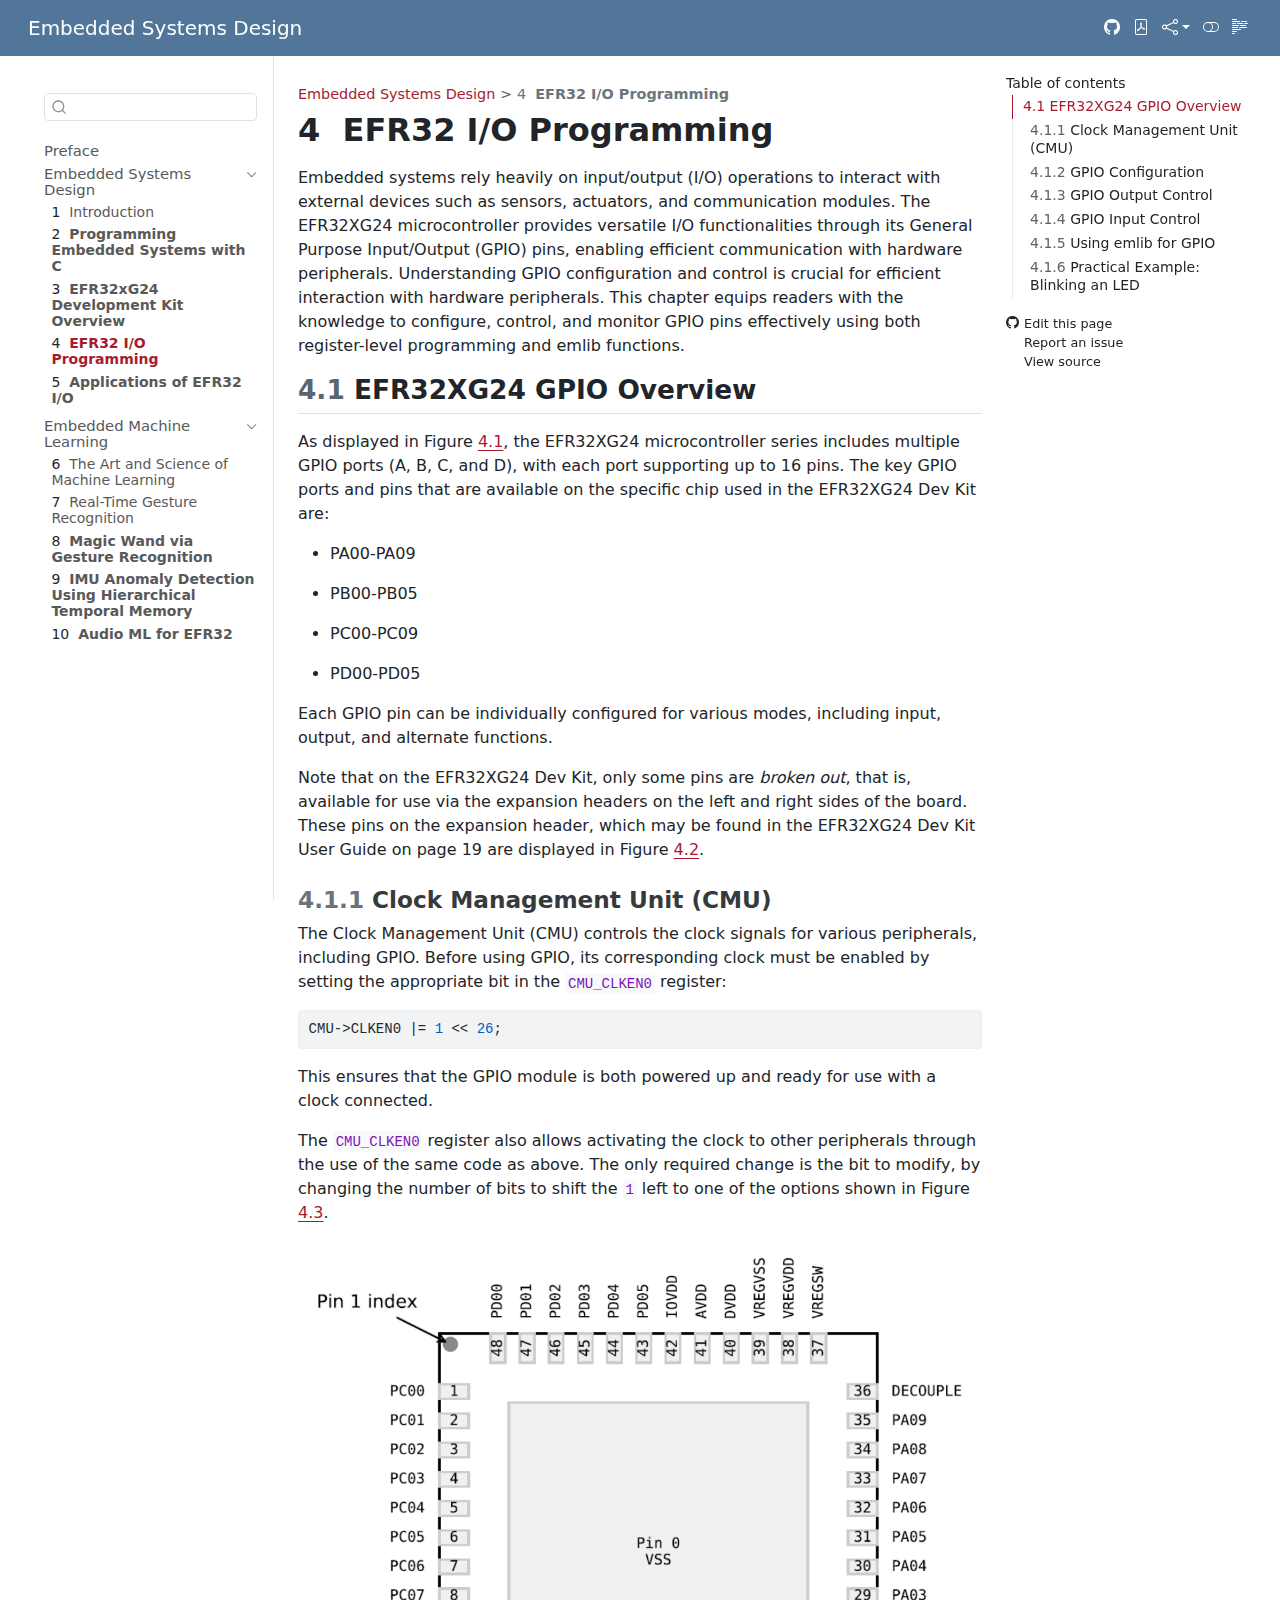
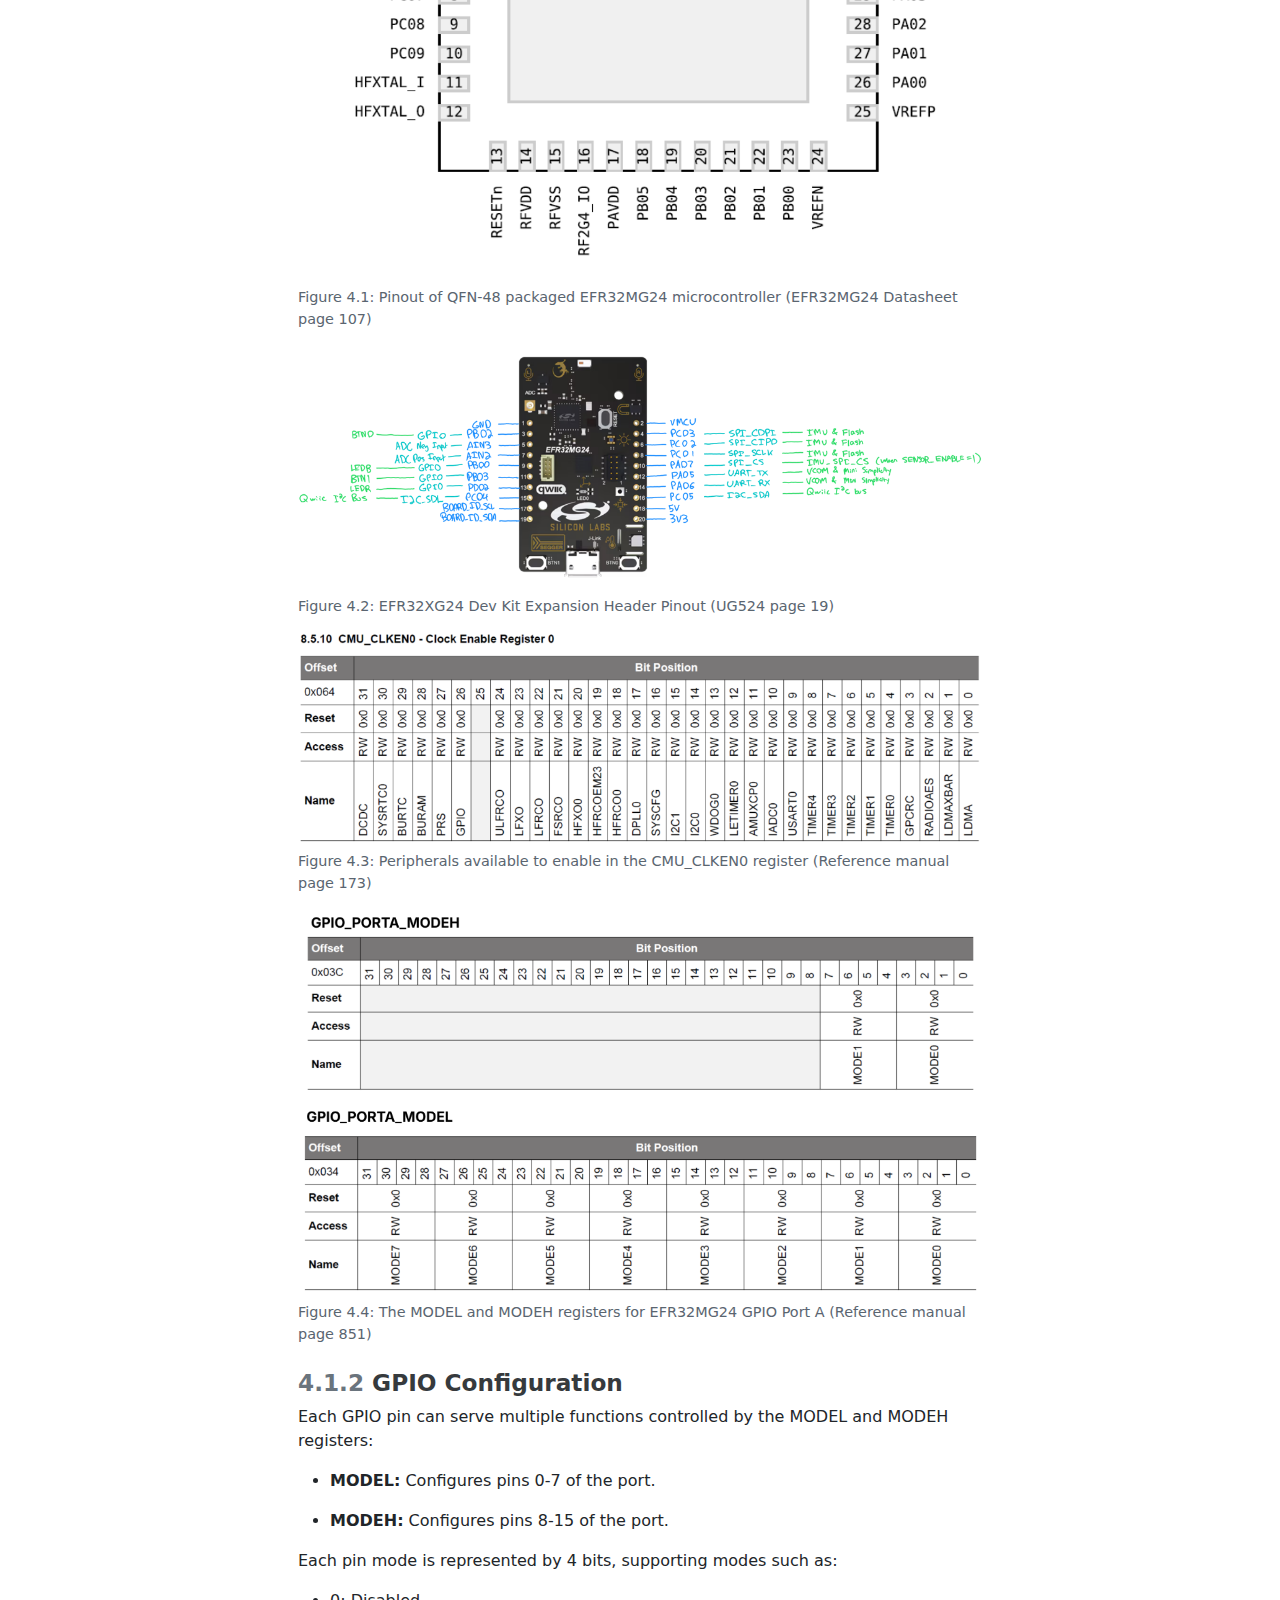
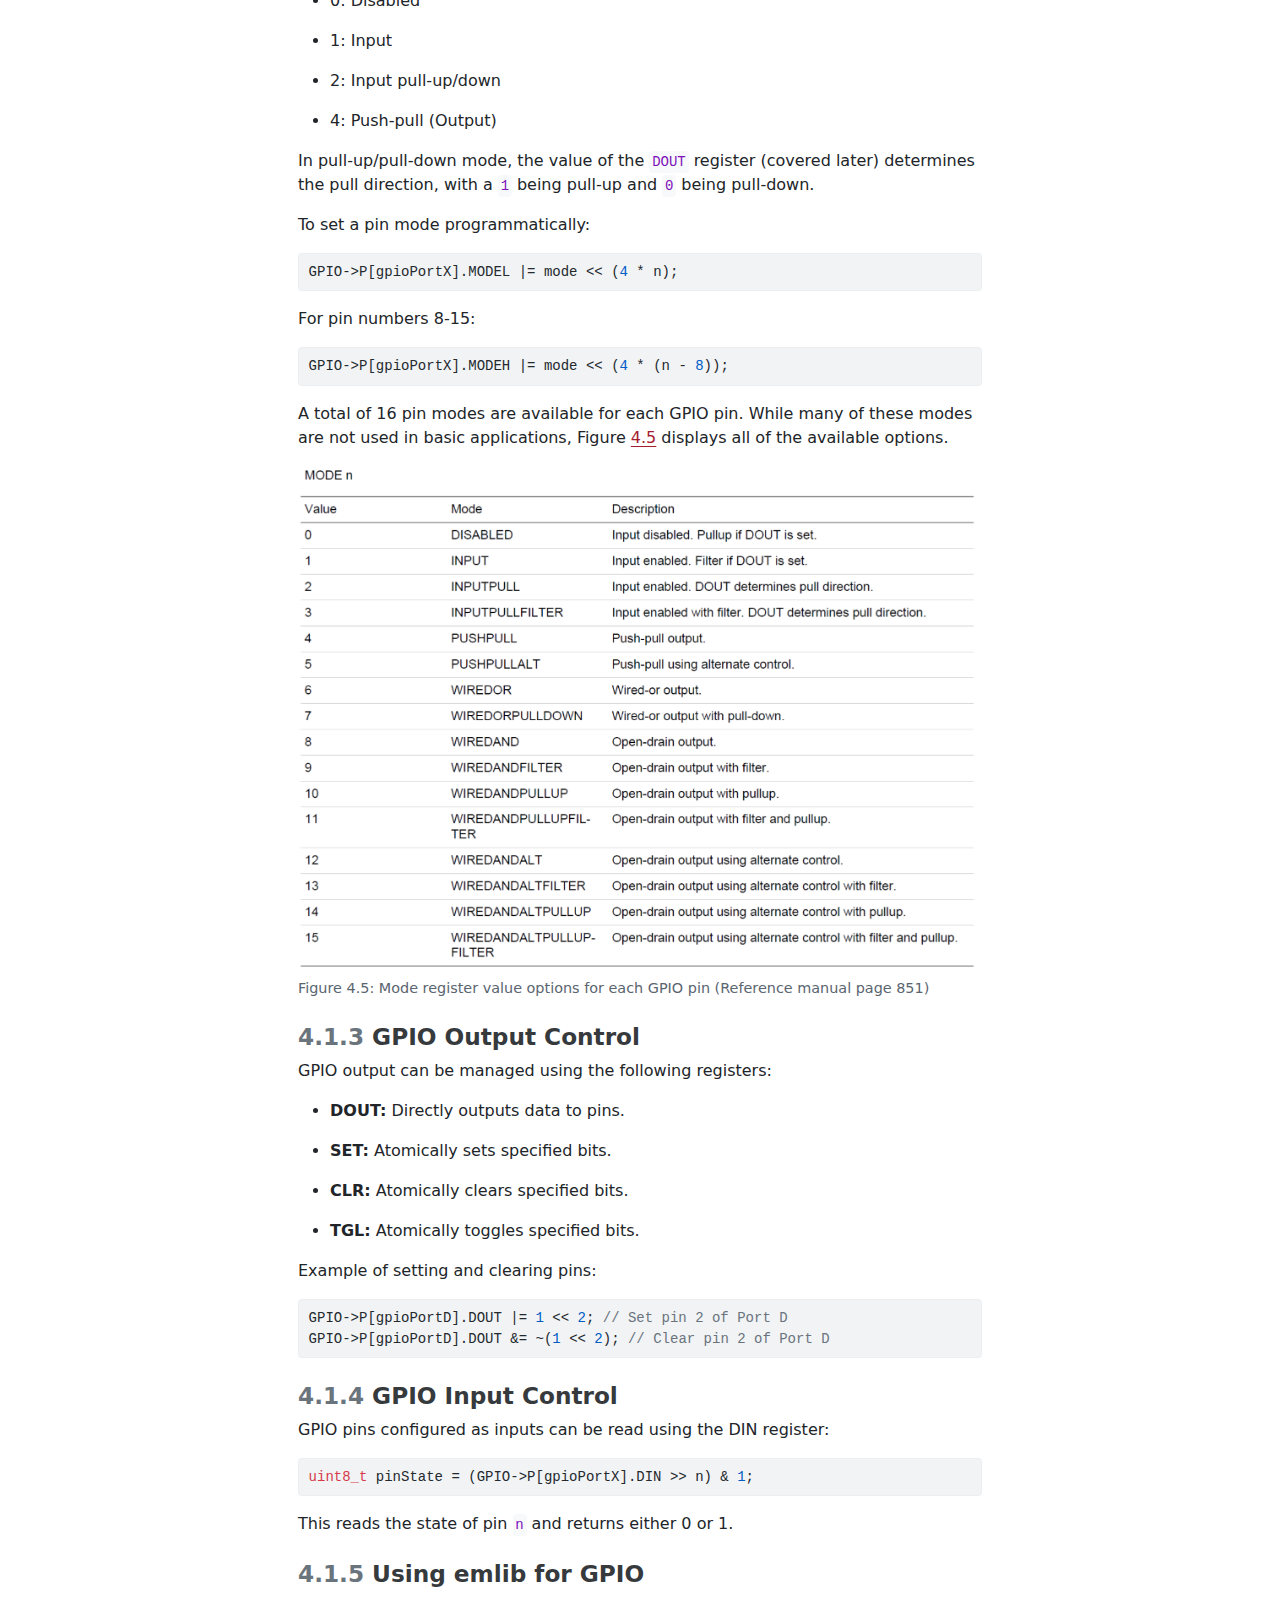
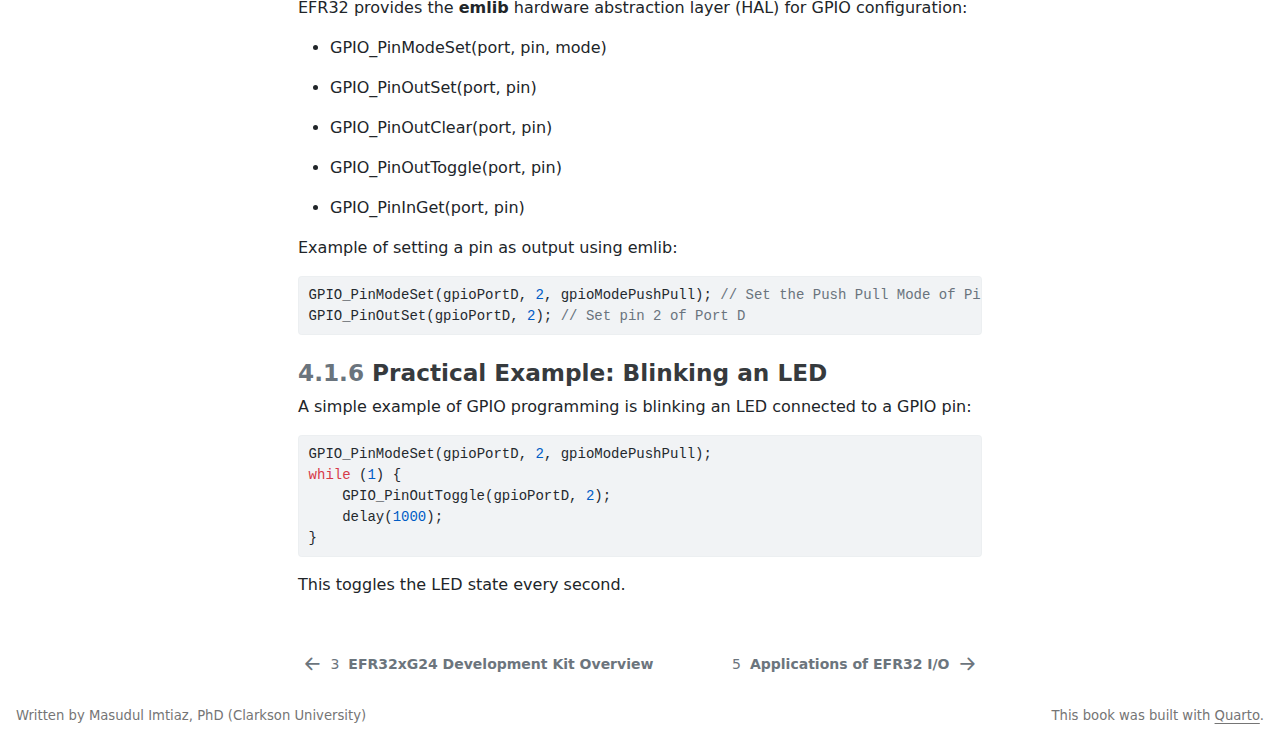
<file: contents/core/4_efr32programming.html>
<!DOCTYPE html>
<html xmlns="http://www.w3.org/1999/xhtml" lang="en" xml:lang="en"><head>

<meta charset="utf-8">
<meta name="generator" content="quarto-1.6.40">

<meta name="viewport" content="width=device-width, initial-scale=1.0, user-scalable=yes">


<title>4&nbsp; EFR32 I/O Programming – Embedded Systems Design</title>
<style>
code{white-space: pre-wrap;}
span.smallcaps{font-variant: small-caps;}
div.columns{display: flex; gap: min(4vw, 1.5em);}
div.column{flex: auto; overflow-x: auto;}
div.hanging-indent{margin-left: 1.5em; text-indent: -1.5em;}
ul.task-list{list-style: none;}
ul.task-list li input[type="checkbox"] {
  width: 0.8em;
  margin: 0 0.8em 0.2em -1em; /* quarto-specific, see https://github.com/quarto-dev/quarto-cli/issues/4556 */ 
  vertical-align: middle;
}
/* CSS for syntax highlighting */
pre > code.sourceCode { white-space: pre; position: relative; }
pre > code.sourceCode > span { line-height: 1.25; }
pre > code.sourceCode > span:empty { height: 1.2em; }
.sourceCode { overflow: visible; }
code.sourceCode > span { color: inherit; text-decoration: inherit; }
div.sourceCode { margin: 1em 0; }
pre.sourceCode { margin: 0; }
@media screen {
div.sourceCode { overflow: auto; }
}
@media print {
pre > code.sourceCode { white-space: pre-wrap; }
pre > code.sourceCode > span { display: inline-block; text-indent: -5em; padding-left: 5em; }
}
pre.numberSource code
  { counter-reset: source-line 0; }
pre.numberSource code > span
  { position: relative; left: -4em; counter-increment: source-line; }
pre.numberSource code > span > a:first-child::before
  { content: counter(source-line);
    position: relative; left: -1em; text-align: right; vertical-align: baseline;
    border: none; display: inline-block;
    -webkit-touch-callout: none; -webkit-user-select: none;
    -khtml-user-select: none; -moz-user-select: none;
    -ms-user-select: none; user-select: none;
    padding: 0 4px; width: 4em;
  }
pre.numberSource { margin-left: 3em;  padding-left: 4px; }
div.sourceCode
  {   }
@media screen {
pre > code.sourceCode > span > a:first-child::before { text-decoration: underline; }
}
</style>


<script src="../../site_libs/quarto-nav/quarto-nav.js"></script>
<script src="../../site_libs/quarto-nav/headroom.min.js"></script>
<script src="../../site_libs/clipboard/clipboard.min.js"></script>
<script src="../../site_libs/quarto-search/autocomplete.umd.js"></script>
<script src="../../site_libs/quarto-search/fuse.min.js"></script>
<script src="../../site_libs/quarto-search/quarto-search.js"></script>
<meta name="quarto:offset" content="../../">
<link href="../../contents/core/5_efr32applications.html" rel="next">
<link href="../../contents/core/3_devkitoverview.html" rel="prev">
<script src="../../site_libs/quarto-html/quarto.js"></script>
<script src="../../site_libs/quarto-html/popper.min.js"></script>
<script src="../../site_libs/quarto-html/tippy.umd.min.js"></script>
<script src="../../site_libs/quarto-html/anchor.min.js"></script>
<link href="../../site_libs/quarto-html/tippy.css" rel="stylesheet">
<link href="../../site_libs/quarto-html/quarto-syntax-highlighting-86daaaaad7353f9cc0c554efc1dd6d94.css" rel="stylesheet" class="quarto-color-scheme" id="quarto-text-highlighting-styles">
<link href="../../site_libs/quarto-html/quarto-syntax-highlighting-dark-f8dc6eab18fde03278982b0b35885446.css" rel="prefetch" class="quarto-color-scheme quarto-color-alternate" id="quarto-text-highlighting-styles">
<script src="../../site_libs/bootstrap/bootstrap.min.js"></script>
<link href="../../site_libs/bootstrap/bootstrap-icons.css" rel="stylesheet">
<link href="../../site_libs/bootstrap/bootstrap-b4fc4dddb6ec1a779f0a285a431e56d0.min.css" rel="stylesheet" append-hash="true" class="quarto-color-scheme" id="quarto-bootstrap" data-mode="light">
<link href="../../site_libs/bootstrap/bootstrap-dark-eae2d66f002e799350c2a60e45471621.min.css" rel="prefetch" append-hash="true" class="quarto-color-scheme quarto-color-alternate" id="quarto-bootstrap" data-mode="dark">
<script src="../../site_libs/quarto-contrib/glightbox/glightbox.min.js"></script>
<link href="../../site_libs/quarto-contrib/glightbox/glightbox.min.css" rel="stylesheet">
<link href="../../site_libs/quarto-contrib/glightbox/lightbox.css" rel="stylesheet">
<script id="quarto-search-options" type="application/json">{
  "location": "sidebar",
  "copy-button": false,
  "collapse-after": 3,
  "panel-placement": "start",
  "type": "textbox",
  "limit": 50,
  "keyboard-shortcut": [
    "~",
    "/"
  ],
  "language": {
    "search-no-results-text": "No results",
    "search-matching-documents-text": "matching documents",
    "search-copy-link-title": "Copy link to search",
    "search-hide-matches-text": "Hide additional matches",
    "search-more-match-text": "more match in this document",
    "search-more-matches-text": "more matches in this document",
    "search-clear-button-title": "Clear",
    "search-text-placeholder": "",
    "search-detached-cancel-button-title": "Cancel",
    "search-submit-button-title": "Submit",
    "search-label": "Search"
  }
}</script>


</head>

<body class="nav-sidebar floating nav-fixed">

<div id="quarto-search-results"></div>
  <header id="quarto-header" class="headroom fixed-top">
    <nav class="navbar navbar-expand-lg " data-bs-theme="dark">
      <div class="navbar-container container-fluid">
      <div class="navbar-brand-container mx-auto">
    <a class="navbar-brand" href="../../index.html">
    <span class="navbar-title">Embedded Systems Design</span>
    </a>
  </div>
        <div class="quarto-navbar-tools tools-wide tools-end">
    <a href="https://github.com/clarkson-edge/ee513_book" title="Source Code" class="quarto-navigation-tool px-1" aria-label="Source Code"><i class="bi bi-github"></i></a>
    <a href="../../Embedded-Systems-Design.pdf" title="Download PDF" class="quarto-navigation-tool px-1" aria-label="Download PDF"><i class="bi bi-file-pdf"></i></a>
    <div class="dropdown">
      <a href="" title="Share" id="quarto-navigation-tool-dropdown-0" class="quarto-navigation-tool dropdown-toggle px-1" data-bs-toggle="dropdown" aria-expanded="false" role="link" aria-label="Share"><i class="bi bi-share"></i></a>
      <ul class="dropdown-menu dropdown-menu-end" aria-labelledby="quarto-navigation-tool-dropdown-0">
          <li>
            <a class="dropdown-item quarto-navbar-tools-item" href="https://twitter.com/intent/tweet?url=|url|">
              <i class="bi bi-twitter pe-1"></i>
            Twitter
            </a>
          </li>
          <li>
            <a class="dropdown-item quarto-navbar-tools-item" href="https://www.facebook.com/sharer/sharer.php?u=|url|">
              <i class="bi bi-facebook pe-1"></i>
            Facebook
            </a>
          </li>
      </ul>
    </div>
  <a href="" class="quarto-color-scheme-toggle quarto-navigation-tool  px-1" onclick="window.quartoToggleColorScheme(); return false;" title="Toggle dark mode"><i class="bi"></i></a>
  <a href="" class="quarto-reader-toggle quarto-navigation-tool px-1" onclick="window.quartoToggleReader(); return false;" title="Toggle reader mode">
  <div class="quarto-reader-toggle-btn">
  <i class="bi"></i>
  </div>
</a>
</div>
      </div> <!-- /container-fluid -->
    </nav>
  <nav class="quarto-secondary-nav">
    <div class="container-fluid d-flex">
      <button type="button" class="quarto-btn-toggle btn" data-bs-toggle="collapse" role="button" data-bs-target=".quarto-sidebar-collapse-item" aria-controls="quarto-sidebar" aria-expanded="false" aria-label="Toggle sidebar navigation" onclick="if (window.quartoToggleHeadroom) { window.quartoToggleHeadroom(); }">
        <i class="bi bi-layout-text-sidebar-reverse"></i>
      </button>
        <nav class="quarto-page-breadcrumbs" aria-label="breadcrumb"><ol class="breadcrumb"><li class="breadcrumb-item"><a href="../../contents/core/1_introduction.html">Embedded Systems Design</a></li><li class="breadcrumb-item"><a href="../../contents/core/4_efr32programming.html"><span class="chapter-number">4</span>&nbsp; <span class="chapter-title"><strong>EFR32 I/O Programming</strong></span></a></li></ol></nav>
        <a class="flex-grow-1" role="navigation" data-bs-toggle="collapse" data-bs-target=".quarto-sidebar-collapse-item" aria-controls="quarto-sidebar" aria-expanded="false" aria-label="Toggle sidebar navigation" onclick="if (window.quartoToggleHeadroom) { window.quartoToggleHeadroom(); }">      
        </a>
      <button type="button" class="btn quarto-search-button" aria-label="Search" onclick="window.quartoOpenSearch();">
        <i class="bi bi-search"></i>
      </button>
    </div>
  </nav>
</header>
<!-- content -->
<div id="quarto-content" class="quarto-container page-columns page-rows-contents page-layout-article page-navbar">
<!-- sidebar -->
  <nav id="quarto-sidebar" class="sidebar collapse collapse-horizontal quarto-sidebar-collapse-item sidebar-navigation floating overflow-auto">
        <div class="mt-2 flex-shrink-0 align-items-center">
        <div class="sidebar-search">
        <div id="quarto-search" class="" title="Search"></div>
        </div>
        </div>
    <div class="sidebar-menu-container"> 
    <ul class="list-unstyled mt-1">
        <li class="sidebar-item">
  <div class="sidebar-item-container"> 
  <a href="../../index.html" class="sidebar-item-text sidebar-link">
 <span class="menu-text">Preface</span></a>
  </div>
</li>
        <li class="sidebar-item sidebar-item-section">
      <div class="sidebar-item-container"> 
            <a class="sidebar-item-text sidebar-link text-start" data-bs-toggle="collapse" data-bs-target="#quarto-sidebar-section-1" role="navigation" aria-expanded="true">
 <span class="menu-text">Embedded Systems Design</span></a>
          <a class="sidebar-item-toggle text-start" data-bs-toggle="collapse" data-bs-target="#quarto-sidebar-section-1" role="navigation" aria-expanded="true" aria-label="Toggle section">
            <i class="bi bi-chevron-right ms-2"></i>
          </a> 
      </div>
      <ul id="quarto-sidebar-section-1" class="collapse list-unstyled sidebar-section depth1 show">  
          <li class="sidebar-item">
  <div class="sidebar-item-container"> 
  <a href="../../contents/core/1_introduction.html" class="sidebar-item-text sidebar-link">
 <span class="menu-text"><span class="chapter-number">1</span>&nbsp; <span class="chapter-title">Introduction</span></span></a>
  </div>
</li>
          <li class="sidebar-item">
  <div class="sidebar-item-container"> 
  <a href="../../contents/core/2_programmingwithc.html" class="sidebar-item-text sidebar-link">
 <span class="menu-text"><span class="chapter-number">2</span>&nbsp; <span class="chapter-title"><strong>Programming Embedded Systems with C</strong></span></span></a>
  </div>
</li>
          <li class="sidebar-item">
  <div class="sidebar-item-container"> 
  <a href="../../contents/core/3_devkitoverview.html" class="sidebar-item-text sidebar-link">
 <span class="menu-text"><span class="chapter-number">3</span>&nbsp; <span class="chapter-title"><strong>EFR32xG24 Development Kit Overview</strong></span></span></a>
  </div>
</li>
          <li class="sidebar-item">
  <div class="sidebar-item-container"> 
  <a href="../../contents/core/4_efr32programming.html" class="sidebar-item-text sidebar-link active">
 <span class="menu-text"><span class="chapter-number">4</span>&nbsp; <span class="chapter-title"><strong>EFR32 I/O Programming</strong></span></span></a>
  </div>
</li>
          <li class="sidebar-item">
  <div class="sidebar-item-container"> 
  <a href="../../contents/core/5_efr32applications.html" class="sidebar-item-text sidebar-link">
 <span class="menu-text"><span class="chapter-number">5</span>&nbsp; <span class="chapter-title"><strong>Applications of EFR32 I/O</strong></span></span></a>
  </div>
</li>
      </ul>
  </li>
        <li class="sidebar-item sidebar-item-section">
      <div class="sidebar-item-container"> 
            <a class="sidebar-item-text sidebar-link text-start" data-bs-toggle="collapse" data-bs-target="#quarto-sidebar-section-2" role="navigation" aria-expanded="true">
 <span class="menu-text">Embedded Machine Learning</span></a>
          <a class="sidebar-item-toggle text-start" data-bs-toggle="collapse" data-bs-target="#quarto-sidebar-section-2" role="navigation" aria-expanded="true" aria-label="Toggle section">
            <i class="bi bi-chevron-right ms-2"></i>
          </a> 
      </div>
      <ul id="quarto-sidebar-section-2" class="collapse list-unstyled sidebar-section depth1 show">  
          <li class="sidebar-item">
  <div class="sidebar-item-container"> 
  <a href="../../contents/core/10_ml_foundations.html" class="sidebar-item-text sidebar-link">
 <span class="menu-text"><span class="chapter-number">6</span>&nbsp; <span class="chapter-title">The Art and Science of Machine Learning</span></span></a>
  </div>
</li>
          <li class="sidebar-item">
  <div class="sidebar-item-container"> 
  <a href="../../contents/core/6_gesturerecog_realtime.html" class="sidebar-item-text sidebar-link">
 <span class="menu-text"><span class="chapter-number">7</span>&nbsp; <span class="chapter-title">Real-Time Gesture Recognition</span></span></a>
  </div>
</li>
          <li class="sidebar-item">
  <div class="sidebar-item-container"> 
  <a href="../../contents/core/7_gesturerecog_magicwand.html" class="sidebar-item-text sidebar-link">
 <span class="menu-text"><span class="chapter-number">8</span>&nbsp; <span class="chapter-title"><strong>Magic Wand via Gesture Recognition</strong></span></span></a>
  </div>
</li>
          <li class="sidebar-item">
  <div class="sidebar-item-container"> 
  <a href="../../contents/core/8_anomalydetection_htm.html" class="sidebar-item-text sidebar-link">
 <span class="menu-text"><span class="chapter-number">9</span>&nbsp; <span class="chapter-title"><strong>IMU Anomaly Detection Using Hierarchical Temporal Memory</strong></span></span></a>
  </div>
</li>
          <li class="sidebar-item">
  <div class="sidebar-item-container"> 
  <a href="../../contents/core/9_audioml.html" class="sidebar-item-text sidebar-link">
 <span class="menu-text"><span class="chapter-number">10</span>&nbsp; <span class="chapter-title"><strong>Audio ML for EFR32</strong></span></span></a>
  </div>
</li>
      </ul>
  </li>
    </ul>
    </div>
</nav>
<div id="quarto-sidebar-glass" class="quarto-sidebar-collapse-item" data-bs-toggle="collapse" data-bs-target=".quarto-sidebar-collapse-item"></div>
<!-- margin-sidebar -->
    <div id="quarto-margin-sidebar" class="sidebar margin-sidebar">
        <nav id="TOC" role="doc-toc" class="toc-active">
    <h2 id="toc-title">Table of contents</h2>
   
  <ul>
  <li><a href="#efr32xg24-gpio-overview" id="toc-efr32xg24-gpio-overview" class="nav-link active" data-scroll-target="#efr32xg24-gpio-overview"><span class="header-section-number">4.1</span> EFR32XG24 GPIO Overview</a>
  <ul>
  <li><a href="#clock-management-unit-cmu" id="toc-clock-management-unit-cmu" class="nav-link" data-scroll-target="#clock-management-unit-cmu"><span class="header-section-number">4.1.1</span> Clock Management Unit (CMU)</a></li>
  <li><a href="#gpio-configuration" id="toc-gpio-configuration" class="nav-link" data-scroll-target="#gpio-configuration"><span class="header-section-number">4.1.2</span> GPIO Configuration</a></li>
  <li><a href="#gpio-output-control" id="toc-gpio-output-control" class="nav-link" data-scroll-target="#gpio-output-control"><span class="header-section-number">4.1.3</span> GPIO Output Control</a></li>
  <li><a href="#gpio-input-control" id="toc-gpio-input-control" class="nav-link" data-scroll-target="#gpio-input-control"><span class="header-section-number">4.1.4</span> GPIO Input Control</a></li>
  <li><a href="#using-emlib-for-gpio" id="toc-using-emlib-for-gpio" class="nav-link" data-scroll-target="#using-emlib-for-gpio"><span class="header-section-number">4.1.5</span> Using emlib for GPIO</a></li>
  <li><a href="#practical-example-blinking-an-led" id="toc-practical-example-blinking-an-led" class="nav-link" data-scroll-target="#practical-example-blinking-an-led"><span class="header-section-number">4.1.6</span> Practical Example: Blinking an LED</a></li>
  </ul></li>
  </ul>
<div class="toc-actions"><ul><li><a href="https://github.com/clarkson-edge/ee513_book/edit/dev/contents/core/4_efr32programming.qmd" class="toc-action"><i class="bi bi-github"></i>Edit this page</a></li><li><a href="https://github.com/clarkson-edge/ee513_book/issues/new" class="toc-action"><i class="bi empty"></i>Report an issue</a></li><li><a href="https://github.com/clarkson-edge/ee513_book/blob/dev/contents/core/4_efr32programming.qmd" class="toc-action"><i class="bi empty"></i>View source</a></li></ul></div></nav>
    </div>
<!-- main -->
<main class="content" id="quarto-document-content">

<header id="title-block-header" class="quarto-title-block default"><nav class="quarto-page-breadcrumbs quarto-title-breadcrumbs d-none d-lg-block" aria-label="breadcrumb"><ol class="breadcrumb"><li class="breadcrumb-item"><a href="../../contents/core/1_introduction.html">Embedded Systems Design</a></li><li class="breadcrumb-item"><a href="../../contents/core/4_efr32programming.html"><span class="chapter-number">4</span>&nbsp; <span class="chapter-title"><strong>EFR32 I/O Programming</strong></span></a></li></ol></nav>
<div class="quarto-title">
<h1 class="title"><span class="chapter-number">4</span>&nbsp; <span class="chapter-title"><strong>EFR32 I/O Programming</strong></span></h1>
</div>



<div class="quarto-title-meta">

    
  
    
  </div>
  


</header>


<div class="chapterintro">
<p>Embedded systems rely heavily on input/output (I/O) operations to interact with external devices such as sensors, actuators, and communication modules. The EFR32XG24 microcontroller provides versatile I/O functionalities through its General Purpose Input/Output (GPIO) pins, enabling efficient communication with hardware peripherals. Understanding GPIO configuration and control is crucial for efficient interaction with hardware peripherals. This chapter equips readers with the knowledge to configure, control, and monitor GPIO pins effectively using both register-level programming and emlib functions.</p>
</div>
<section id="efr32xg24-gpio-overview" class="level2" data-number="4.1">
<h2 data-number="4.1" class="anchored" data-anchor-id="efr32xg24-gpio-overview"><span class="header-section-number">4.1</span> EFR32XG24 GPIO Overview</h2>
<p>As displayed in Figure <a href="#fig:efr32mg24pinout" data-reference-type="ref" data-reference="fig:efr32mg24pinout">4.1</a>, the EFR32XG24 microcontroller series includes multiple GPIO ports (A, B, C, and D), with each port supporting up to 16 pins. The key GPIO ports and pins that are available on the specific chip used in the EFR32XG24 Dev Kit are:</p>
<ul>
<li><p>PA00-PA09</p></li>
<li><p>PB00-PB05</p></li>
<li><p>PC00-PC09</p></li>
<li><p>PD00-PD05</p></li>
</ul>
<p>Each GPIO pin can be individually configured for various modes, including input, output, and alternate functions.</p>
<p>Note that on the EFR32XG24 Dev Kit, only some pins are <em>broken out</em>, that is, available for use via the expansion headers on the left and right sides of the board. These pins on the expansion header, which may be found in the EFR32XG24 Dev Kit User Guide on page 19 are displayed in Figure <a href="#fig:efr32xg24devkitpinout" data-reference-type="ref" data-reference="fig:efr32xg24devkitpinout">4.2</a>.</p>
<section id="clock-management-unit-cmu" class="level3" data-number="4.1.1">
<h3 data-number="4.1.1" class="anchored" data-anchor-id="clock-management-unit-cmu"><span class="header-section-number">4.1.1</span> Clock Management Unit (CMU)</h3>
<p>The Clock Management Unit (CMU) controls the clock signals for various peripherals, including GPIO. Before using GPIO, its corresponding clock must be enabled by setting the appropriate bit in the <code>CMU_CLKEN0</code> register:</p>
<div class="sourceCode" id="cb1"><pre class="sourceCode c code-with-copy"><code class="sourceCode c"><span id="cb1-1"><a href="#cb1-1" aria-hidden="true" tabindex="-1"></a>CMU<span class="op">-&gt;</span>CLKEN0 <span class="op">|=</span> <span class="dv">1</span> <span class="op">&lt;&lt;</span> <span class="dv">26</span><span class="op">;</span></span></code><button title="Copy to Clipboard" class="code-copy-button"><i class="bi"></i></button></pre></div>
<p>This ensures that the GPIO module is both powered up and ready for use with a clock connected.</p>
<p>The <code>CMU_CLKEN0</code> register also allows activating the clock to other peripherals through the use of the same code as above. The only required change is the bit to modify, by changing the number of bits to shift the <code>1</code> left to one of the options shown in Figure <a href="#fig:cmu_clken0" data-reference-type="ref" data-reference="fig:cmu_clken0">4.3</a>.</p>
<div class="quarto-figure quarto-figure-center">
<figure class="figure">
<p><a href="img/chapter4-efr32-pinout.png" class="lightbox" data-gallery="quarto-lightbox-gallery-1" title="Figure 4.1: Pinout of QFN-48 packaged EFR32MG24 microcontroller (EFR32MG24 Datasheet page 107)"><img src="img/chapter4-efr32-pinout.png" class="img-fluid figure-img" alt="Figure 4.1: Pinout of QFN-48 packaged EFR32MG24 microcontroller (EFR32MG24 Datasheet page 107)"></a></p>
<figcaption>Figure 4.1: Pinout of QFN-48 packaged EFR32MG24 microcontroller (EFR32MG24 Datasheet page 107)</figcaption>
</figure>
</div>
<div class="quarto-figure quarto-figure-center">
<figure class="figure">
<p><a href="img/chapter4-devkit-pinout.png" class="lightbox" data-gallery="quarto-lightbox-gallery-2" title="Figure 4.2: EFR32XG24 Dev Kit Expansion Header Pinout (UG524 page 19)"><img src="img/chapter4-devkit-pinout.png" class="img-fluid figure-img" alt="Figure 4.2: EFR32XG24 Dev Kit Expansion Header Pinout (UG524 page 19)"></a></p>
<figcaption>Figure 4.2: EFR32XG24 Dev Kit Expansion Header Pinout (UG524 page 19)</figcaption>
</figure>
</div>
<div class="quarto-figure quarto-figure-center">
<figure class="figure">
<p><a href="img/chapter4-cmu-clken0.png" class="lightbox" data-gallery="quarto-lightbox-gallery-3" title="Figure 4.3: Peripherals available to enable in the CMU_CLKEN0 register (Reference manual page 173)"><img src="img/chapter4-cmu-clken0.png" class="img-fluid figure-img" alt="Figure 4.3: Peripherals available to enable in the CMU_CLKEN0 register (Reference manual page 173)"></a></p>
<figcaption>Figure 4.3: Peripherals available to enable in the CMU_CLKEN0 register (Reference manual page 173)</figcaption>
</figure>
</div>
<div class="quarto-figure quarto-figure-center">
<figure class="figure">
<p><a href="img/chapter4-model-modeh.png" class="lightbox" data-gallery="quarto-lightbox-gallery-4" title="Figure 4.4: The MODEL and MODEH registers for EFR32MG24 GPIO Port A (Reference manual page 851)"><img src="img/chapter4-model-modeh.png" class="img-fluid figure-img" alt="Figure 4.4: The MODEL and MODEH registers for EFR32MG24 GPIO Port A (Reference manual page 851)"></a></p>
<figcaption>Figure 4.4: The MODEL and MODEH registers for EFR32MG24 GPIO Port A (Reference manual page 851)</figcaption>
</figure>
</div>
</section>
<section id="gpio-configuration" class="level3" data-number="4.1.2">
<h3 data-number="4.1.2" class="anchored" data-anchor-id="gpio-configuration"><span class="header-section-number">4.1.2</span> GPIO Configuration</h3>
<p>Each GPIO pin can serve multiple functions controlled by the MODEL and MODEH registers:</p>
<ul>
<li><p><strong>MODEL:</strong> Configures pins 0-7 of the port.</p></li>
<li><p><strong>MODEH:</strong> Configures pins 8-15 of the port.</p></li>
</ul>
<p>Each pin mode is represented by 4 bits, supporting modes such as:</p>
<ul>
<li><p>0: Disabled</p></li>
<li><p>1: Input</p></li>
<li><p>2: Input pull-up/down</p></li>
<li><p>4: Push-pull (Output)</p></li>
</ul>
<p>In pull-up/pull-down mode, the value of the <code>DOUT</code> register (covered later) determines the pull direction, with a <code>1</code> being pull-up and <code>0</code> being pull-down.</p>
<p>To set a pin mode programmatically:</p>
<div class="sourceCode" id="cb2"><pre class="sourceCode c code-with-copy"><code class="sourceCode c"><span id="cb2-1"><a href="#cb2-1" aria-hidden="true" tabindex="-1"></a>GPIO<span class="op">-&gt;</span>P<span class="op">[</span>gpioPortX<span class="op">].</span>MODEL <span class="op">|=</span> mode <span class="op">&lt;&lt;</span> <span class="op">(</span><span class="dv">4</span> <span class="op">*</span> n<span class="op">);</span></span></code><button title="Copy to Clipboard" class="code-copy-button"><i class="bi"></i></button></pre></div>
<p>For pin numbers 8-15:</p>
<div class="sourceCode" id="cb3"><pre class="sourceCode c code-with-copy"><code class="sourceCode c"><span id="cb3-1"><a href="#cb3-1" aria-hidden="true" tabindex="-1"></a>GPIO<span class="op">-&gt;</span>P<span class="op">[</span>gpioPortX<span class="op">].</span>MODEH <span class="op">|=</span> mode <span class="op">&lt;&lt;</span> <span class="op">(</span><span class="dv">4</span> <span class="op">*</span> <span class="op">(</span>n <span class="op">-</span> <span class="dv">8</span><span class="op">));</span></span></code><button title="Copy to Clipboard" class="code-copy-button"><i class="bi"></i></button></pre></div>
<p>A total of 16 pin modes are available for each GPIO pin. While many of these modes are not used in basic applications, Figure <a href="#fig:moden" data-reference-type="ref" data-reference="fig:moden">4.5</a> displays all of the available options.</p>
<div class="quarto-figure quarto-figure-center">
<figure class="figure">
<p><a href="img/chapter4-mode-n.png" class="lightbox" data-gallery="quarto-lightbox-gallery-5" title="Figure 4.5: Mode register value options for each GPIO pin (Reference manual page 851)"><img src="img/chapter4-mode-n.png" class="img-fluid figure-img" alt="Figure 4.5: Mode register value options for each GPIO pin (Reference manual page 851)"></a></p>
<figcaption>Figure 4.5: Mode register value options for each GPIO pin (Reference manual page 851)</figcaption>
</figure>
</div>
</section>
<section id="gpio-output-control" class="level3" data-number="4.1.3">
<h3 data-number="4.1.3" class="anchored" data-anchor-id="gpio-output-control"><span class="header-section-number">4.1.3</span> GPIO Output Control</h3>
<p>GPIO output can be managed using the following registers:</p>
<ul>
<li><p><strong>DOUT:</strong> Directly outputs data to pins.</p></li>
<li><p><strong>SET:</strong> Atomically sets specified bits.</p></li>
<li><p><strong>CLR:</strong> Atomically clears specified bits.</p></li>
<li><p><strong>TGL:</strong> Atomically toggles specified bits.</p></li>
</ul>
<p>Example of setting and clearing pins:</p>
<div class="sourceCode" id="cb4"><pre class="sourceCode c code-with-copy"><code class="sourceCode c"><span id="cb4-1"><a href="#cb4-1" aria-hidden="true" tabindex="-1"></a>GPIO<span class="op">-&gt;</span>P<span class="op">[</span>gpioPortD<span class="op">].</span>DOUT <span class="op">|=</span> <span class="dv">1</span> <span class="op">&lt;&lt;</span> <span class="dv">2</span><span class="op">;</span> <span class="co">// Set pin 2 of Port D</span></span>
<span id="cb4-2"><a href="#cb4-2" aria-hidden="true" tabindex="-1"></a>GPIO<span class="op">-&gt;</span>P<span class="op">[</span>gpioPortD<span class="op">].</span>DOUT <span class="op">&amp;=</span> <span class="op">~(</span><span class="dv">1</span> <span class="op">&lt;&lt;</span> <span class="dv">2</span><span class="op">);</span> <span class="co">// Clear pin 2 of Port D</span></span></code><button title="Copy to Clipboard" class="code-copy-button"><i class="bi"></i></button></pre></div>
</section>
<section id="gpio-input-control" class="level3" data-number="4.1.4">
<h3 data-number="4.1.4" class="anchored" data-anchor-id="gpio-input-control"><span class="header-section-number">4.1.4</span> GPIO Input Control</h3>
<p>GPIO pins configured as inputs can be read using the DIN register:</p>
<div class="sourceCode" id="cb5"><pre class="sourceCode c code-with-copy"><code class="sourceCode c"><span id="cb5-1"><a href="#cb5-1" aria-hidden="true" tabindex="-1"></a><span class="dt">uint8_t</span> pinState <span class="op">=</span> <span class="op">(</span>GPIO<span class="op">-&gt;</span>P<span class="op">[</span>gpioPortX<span class="op">].</span>DIN <span class="op">&gt;&gt;</span> n<span class="op">)</span> <span class="op">&amp;</span> <span class="dv">1</span><span class="op">;</span></span></code><button title="Copy to Clipboard" class="code-copy-button"><i class="bi"></i></button></pre></div>
<p>This reads the state of pin <code>n</code> and returns either 0 or 1.</p>
</section>
<section id="using-emlib-for-gpio" class="level3" data-number="4.1.5">
<h3 data-number="4.1.5" class="anchored" data-anchor-id="using-emlib-for-gpio"><span class="header-section-number">4.1.5</span> Using emlib for GPIO</h3>
<p>EFR32 provides the <strong>emlib</strong> hardware abstraction layer (HAL) for GPIO configuration:</p>
<ul>
<li><p>GPIO_PinModeSet(port, pin, mode)</p></li>
<li><p>GPIO_PinOutSet(port, pin)</p></li>
<li><p>GPIO_PinOutClear(port, pin)</p></li>
<li><p>GPIO_PinOutToggle(port, pin)</p></li>
<li><p>GPIO_PinInGet(port, pin)</p></li>
</ul>
<p>Example of setting a pin as output using emlib:</p>
<div class="sourceCode" id="cb6"><pre class="sourceCode c code-with-copy"><code class="sourceCode c"><span id="cb6-1"><a href="#cb6-1" aria-hidden="true" tabindex="-1"></a>GPIO_PinModeSet<span class="op">(</span>gpioPortD<span class="op">,</span> <span class="dv">2</span><span class="op">,</span> gpioModePushPull<span class="op">);</span> <span class="co">// Set the Push Pull Mode of Pin 2 of Port D</span></span>
<span id="cb6-2"><a href="#cb6-2" aria-hidden="true" tabindex="-1"></a>GPIO_PinOutSet<span class="op">(</span>gpioPortD<span class="op">,</span> <span class="dv">2</span><span class="op">);</span> <span class="co">// Set pin 2 of Port D</span></span></code><button title="Copy to Clipboard" class="code-copy-button"><i class="bi"></i></button></pre></div>
</section>
<section id="practical-example-blinking-an-led" class="level3" data-number="4.1.6">
<h3 data-number="4.1.6" class="anchored" data-anchor-id="practical-example-blinking-an-led"><span class="header-section-number">4.1.6</span> Practical Example: Blinking an LED</h3>
<p>A simple example of GPIO programming is blinking an LED connected to a GPIO pin:</p>
<div class="sourceCode" id="cb7"><pre class="sourceCode c code-with-copy"><code class="sourceCode c"><span id="cb7-1"><a href="#cb7-1" aria-hidden="true" tabindex="-1"></a>GPIO_PinModeSet<span class="op">(</span>gpioPortD<span class="op">,</span> <span class="dv">2</span><span class="op">,</span> gpioModePushPull<span class="op">);</span></span>
<span id="cb7-2"><a href="#cb7-2" aria-hidden="true" tabindex="-1"></a><span class="cf">while</span> <span class="op">(</span><span class="dv">1</span><span class="op">)</span> <span class="op">{</span></span>
<span id="cb7-3"><a href="#cb7-3" aria-hidden="true" tabindex="-1"></a>    GPIO_PinOutToggle<span class="op">(</span>gpioPortD<span class="op">,</span> <span class="dv">2</span><span class="op">);</span></span>
<span id="cb7-4"><a href="#cb7-4" aria-hidden="true" tabindex="-1"></a>    delay<span class="op">(</span><span class="dv">1000</span><span class="op">);</span></span>
<span id="cb7-5"><a href="#cb7-5" aria-hidden="true" tabindex="-1"></a><span class="op">}</span></span></code><button title="Copy to Clipboard" class="code-copy-button"><i class="bi"></i></button></pre></div>
<p>This toggles the LED state every second.</p>


</section>
</section>

</main> <!-- /main -->
<script id="quarto-html-after-body" type="application/javascript">
window.document.addEventListener("DOMContentLoaded", function (event) {
  const toggleBodyColorMode = (bsSheetEl) => {
    const mode = bsSheetEl.getAttribute("data-mode");
    const bodyEl = window.document.querySelector("body");
    if (mode === "dark") {
      bodyEl.classList.add("quarto-dark");
      bodyEl.classList.remove("quarto-light");
    } else {
      bodyEl.classList.add("quarto-light");
      bodyEl.classList.remove("quarto-dark");
    }
  }
  const toggleBodyColorPrimary = () => {
    const bsSheetEl = window.document.querySelector("link#quarto-bootstrap");
    if (bsSheetEl) {
      toggleBodyColorMode(bsSheetEl);
    }
  }
  toggleBodyColorPrimary();  
  const disableStylesheet = (stylesheets) => {
    for (let i=0; i < stylesheets.length; i++) {
      const stylesheet = stylesheets[i];
      stylesheet.rel = 'prefetch';
    }
  }
  const enableStylesheet = (stylesheets) => {
    for (let i=0; i < stylesheets.length; i++) {
      const stylesheet = stylesheets[i];
      stylesheet.rel = 'stylesheet';
    }
  }
  const manageTransitions = (selector, allowTransitions) => {
    const els = window.document.querySelectorAll(selector);
    for (let i=0; i < els.length; i++) {
      const el = els[i];
      if (allowTransitions) {
        el.classList.remove('notransition');
      } else {
        el.classList.add('notransition');
      }
    }
  }
  const toggleGiscusIfUsed = (isAlternate, darkModeDefault) => {
    const baseTheme = document.querySelector('#giscus-base-theme')?.value ?? 'light';
    const alternateTheme = document.querySelector('#giscus-alt-theme')?.value ?? 'dark';
    let newTheme = '';
    if(darkModeDefault) {
      newTheme = isAlternate ? baseTheme : alternateTheme;
    } else {
      newTheme = isAlternate ? alternateTheme : baseTheme;
    }
    const changeGiscusTheme = () => {
      // From: https://github.com/giscus/giscus/issues/336
      const sendMessage = (message) => {
        const iframe = document.querySelector('iframe.giscus-frame');
        if (!iframe) return;
        iframe.contentWindow.postMessage({ giscus: message }, 'https://giscus.app');
      }
      sendMessage({
        setConfig: {
          theme: newTheme
        }
      });
    }
    const isGiscussLoaded = window.document.querySelector('iframe.giscus-frame') !== null;
    if (isGiscussLoaded) {
      changeGiscusTheme();
    }
  }
  const toggleColorMode = (alternate) => {
    // Switch the stylesheets
    const alternateStylesheets = window.document.querySelectorAll('link.quarto-color-scheme.quarto-color-alternate');
    manageTransitions('#quarto-margin-sidebar .nav-link', false);
    if (alternate) {
      enableStylesheet(alternateStylesheets);
      for (const sheetNode of alternateStylesheets) {
        if (sheetNode.id === "quarto-bootstrap") {
          toggleBodyColorMode(sheetNode);
        }
      }
    } else {
      disableStylesheet(alternateStylesheets);
      toggleBodyColorPrimary();
    }
    manageTransitions('#quarto-margin-sidebar .nav-link', true);
    // Switch the toggles
    const toggles = window.document.querySelectorAll('.quarto-color-scheme-toggle');
    for (let i=0; i < toggles.length; i++) {
      const toggle = toggles[i];
      if (toggle) {
        if (alternate) {
          toggle.classList.add("alternate");     
        } else {
          toggle.classList.remove("alternate");
        }
      }
    }
    // Hack to workaround the fact that safari doesn't
    // properly recolor the scrollbar when toggling (#1455)
    if (navigator.userAgent.indexOf('Safari') > 0 && navigator.userAgent.indexOf('Chrome') == -1) {
      manageTransitions("body", false);
      window.scrollTo(0, 1);
      setTimeout(() => {
        window.scrollTo(0, 0);
        manageTransitions("body", true);
      }, 40);  
    }
  }
  const isFileUrl = () => { 
    return window.location.protocol === 'file:';
  }
  const hasAlternateSentinel = () => {  
    let styleSentinel = getColorSchemeSentinel();
    if (styleSentinel !== null) {
      return styleSentinel === "alternate";
    } else {
      return false;
    }
  }
  const setStyleSentinel = (alternate) => {
    const value = alternate ? "alternate" : "default";
    if (!isFileUrl()) {
      window.localStorage.setItem("quarto-color-scheme", value);
    } else {
      localAlternateSentinel = value;
    }
  }
  const getColorSchemeSentinel = () => {
    if (!isFileUrl()) {
      const storageValue = window.localStorage.getItem("quarto-color-scheme");
      return storageValue != null ? storageValue : localAlternateSentinel;
    } else {
      return localAlternateSentinel;
    }
  }
  const darkModeDefault = false;
  let localAlternateSentinel = darkModeDefault ? 'alternate' : 'default';
  // Dark / light mode switch
  window.quartoToggleColorScheme = () => {
    // Read the current dark / light value 
    let toAlternate = !hasAlternateSentinel();
    toggleColorMode(toAlternate);
    setStyleSentinel(toAlternate);
    toggleGiscusIfUsed(toAlternate, darkModeDefault);
  };
  // Ensure there is a toggle, if there isn't float one in the top right
  if (window.document.querySelector('.quarto-color-scheme-toggle') === null) {
    const a = window.document.createElement('a');
    a.classList.add('top-right');
    a.classList.add('quarto-color-scheme-toggle');
    a.href = "";
    a.onclick = function() { try { window.quartoToggleColorScheme(); } catch {} return false; };
    const i = window.document.createElement("i");
    i.classList.add('bi');
    a.appendChild(i);
    window.document.body.appendChild(a);
  }
  // Switch to dark mode if need be
  if (hasAlternateSentinel()) {
    toggleColorMode(true);
  } else {
    toggleColorMode(false);
  }
  const icon = "";
  const anchorJS = new window.AnchorJS();
  anchorJS.options = {
    placement: 'right',
    icon: icon
  };
  anchorJS.add('.anchored');
  const isCodeAnnotation = (el) => {
    for (const clz of el.classList) {
      if (clz.startsWith('code-annotation-')) {                     
        return true;
      }
    }
    return false;
  }
  const onCopySuccess = function(e) {
    // button target
    const button = e.trigger;
    // don't keep focus
    button.blur();
    // flash "checked"
    button.classList.add('code-copy-button-checked');
    var currentTitle = button.getAttribute("title");
    button.setAttribute("title", "Copied!");
    let tooltip;
    if (window.bootstrap) {
      button.setAttribute("data-bs-toggle", "tooltip");
      button.setAttribute("data-bs-placement", "left");
      button.setAttribute("data-bs-title", "Copied!");
      tooltip = new bootstrap.Tooltip(button, 
        { trigger: "manual", 
          customClass: "code-copy-button-tooltip",
          offset: [0, -8]});
      tooltip.show();    
    }
    setTimeout(function() {
      if (tooltip) {
        tooltip.hide();
        button.removeAttribute("data-bs-title");
        button.removeAttribute("data-bs-toggle");
        button.removeAttribute("data-bs-placement");
      }
      button.setAttribute("title", currentTitle);
      button.classList.remove('code-copy-button-checked');
    }, 1000);
    // clear code selection
    e.clearSelection();
  }
  const getTextToCopy = function(trigger) {
      const codeEl = trigger.previousElementSibling.cloneNode(true);
      for (const childEl of codeEl.children) {
        if (isCodeAnnotation(childEl)) {
          childEl.remove();
        }
      }
      return codeEl.innerText;
  }
  const clipboard = new window.ClipboardJS('.code-copy-button:not([data-in-quarto-modal])', {
    text: getTextToCopy
  });
  clipboard.on('success', onCopySuccess);
  if (window.document.getElementById('quarto-embedded-source-code-modal')) {
    const clipboardModal = new window.ClipboardJS('.code-copy-button[data-in-quarto-modal]', {
      text: getTextToCopy,
      container: window.document.getElementById('quarto-embedded-source-code-modal')
    });
    clipboardModal.on('success', onCopySuccess);
  }
    var localhostRegex = new RegExp(/^(?:http|https):\/\/localhost\:?[0-9]*\//);
    var mailtoRegex = new RegExp(/^mailto:/);
      var filterRegex = new RegExp('/' + window.location.host + '/');
    var isInternal = (href) => {
        return filterRegex.test(href) || localhostRegex.test(href) || mailtoRegex.test(href);
    }
    // Inspect non-navigation links and adorn them if external
 	var links = window.document.querySelectorAll('a[href]:not(.nav-link):not(.navbar-brand):not(.toc-action):not(.sidebar-link):not(.sidebar-item-toggle):not(.pagination-link):not(.no-external):not([aria-hidden]):not(.dropdown-item):not(.quarto-navigation-tool):not(.about-link)');
    for (var i=0; i<links.length; i++) {
      const link = links[i];
      if (!isInternal(link.href)) {
        // undo the damage that might have been done by quarto-nav.js in the case of
        // links that we want to consider external
        if (link.dataset.originalHref !== undefined) {
          link.href = link.dataset.originalHref;
        }
          // target, if specified
          link.setAttribute("target", "_blank");
          if (link.getAttribute("rel") === null) {
            link.setAttribute("rel", "noopener");
          }
      }
    }
  function tippyHover(el, contentFn, onTriggerFn, onUntriggerFn) {
    const config = {
      allowHTML: true,
      maxWidth: 500,
      delay: 100,
      arrow: false,
      appendTo: function(el) {
          return el.parentElement;
      },
      interactive: true,
      interactiveBorder: 10,
      theme: 'quarto',
      placement: 'bottom-start',
    };
    if (contentFn) {
      config.content = contentFn;
    }
    if (onTriggerFn) {
      config.onTrigger = onTriggerFn;
    }
    if (onUntriggerFn) {
      config.onUntrigger = onUntriggerFn;
    }
    window.tippy(el, config); 
  }
  const xrefs = window.document.querySelectorAll('a.quarto-xref');
  const processXRef = (id, note) => {
    // Strip column container classes
    const stripColumnClz = (el) => {
      el.classList.remove("page-full", "page-columns");
      if (el.children) {
        for (const child of el.children) {
          stripColumnClz(child);
        }
      }
    }
    stripColumnClz(note)
    if (id === null || id.startsWith('sec-')) {
      // Special case sections, only their first couple elements
      const container = document.createElement("div");
      if (note.children && note.children.length > 2) {
        container.appendChild(note.children[0].cloneNode(true));
        for (let i = 1; i < note.children.length; i++) {
          const child = note.children[i];
          if (child.tagName === "P" && child.innerText === "") {
            continue;
          } else {
            container.appendChild(child.cloneNode(true));
            break;
          }
        }
        if (window.Quarto?.typesetMath) {
          window.Quarto.typesetMath(container);
        }
        return container.innerHTML
      } else {
        if (window.Quarto?.typesetMath) {
          window.Quarto.typesetMath(note);
        }
        return note.innerHTML;
      }
    } else {
      // Remove any anchor links if they are present
      const anchorLink = note.querySelector('a.anchorjs-link');
      if (anchorLink) {
        anchorLink.remove();
      }
      if (window.Quarto?.typesetMath) {
        window.Quarto.typesetMath(note);
      }
      if (note.classList.contains("callout")) {
        return note.outerHTML;
      } else {
        return note.innerHTML;
      }
    }
  }
  for (var i=0; i<xrefs.length; i++) {
    const xref = xrefs[i];
    tippyHover(xref, undefined, function(instance) {
      instance.disable();
      let url = xref.getAttribute('href');
      let hash = undefined; 
      if (url.startsWith('#')) {
        hash = url;
      } else {
        try { hash = new URL(url).hash; } catch {}
      }
      if (hash) {
        const id = hash.replace(/^#\/?/, "");
        const note = window.document.getElementById(id);
        if (note !== null) {
          try {
            const html = processXRef(id, note.cloneNode(true));
            instance.setContent(html);
          } finally {
            instance.enable();
            instance.show();
          }
        } else {
          // See if we can fetch this
          fetch(url.split('#')[0])
          .then(res => res.text())
          .then(html => {
            const parser = new DOMParser();
            const htmlDoc = parser.parseFromString(html, "text/html");
            const note = htmlDoc.getElementById(id);
            if (note !== null) {
              const html = processXRef(id, note);
              instance.setContent(html);
            } 
          }).finally(() => {
            instance.enable();
            instance.show();
          });
        }
      } else {
        // See if we can fetch a full url (with no hash to target)
        // This is a special case and we should probably do some content thinning / targeting
        fetch(url)
        .then(res => res.text())
        .then(html => {
          const parser = new DOMParser();
          const htmlDoc = parser.parseFromString(html, "text/html");
          const note = htmlDoc.querySelector('main.content');
          if (note !== null) {
            // This should only happen for chapter cross references
            // (since there is no id in the URL)
            // remove the first header
            if (note.children.length > 0 && note.children[0].tagName === "HEADER") {
              note.children[0].remove();
            }
            const html = processXRef(null, note);
            instance.setContent(html);
          } 
        }).finally(() => {
          instance.enable();
          instance.show();
        });
      }
    }, function(instance) {
    });
  }
      let selectedAnnoteEl;
      const selectorForAnnotation = ( cell, annotation) => {
        let cellAttr = 'data-code-cell="' + cell + '"';
        let lineAttr = 'data-code-annotation="' +  annotation + '"';
        const selector = 'span[' + cellAttr + '][' + lineAttr + ']';
        return selector;
      }
      const selectCodeLines = (annoteEl) => {
        const doc = window.document;
        const targetCell = annoteEl.getAttribute("data-target-cell");
        const targetAnnotation = annoteEl.getAttribute("data-target-annotation");
        const annoteSpan = window.document.querySelector(selectorForAnnotation(targetCell, targetAnnotation));
        const lines = annoteSpan.getAttribute("data-code-lines").split(",");
        const lineIds = lines.map((line) => {
          return targetCell + "-" + line;
        })
        let top = null;
        let height = null;
        let parent = null;
        if (lineIds.length > 0) {
            //compute the position of the single el (top and bottom and make a div)
            const el = window.document.getElementById(lineIds[0]);
            top = el.offsetTop;
            height = el.offsetHeight;
            parent = el.parentElement.parentElement;
          if (lineIds.length > 1) {
            const lastEl = window.document.getElementById(lineIds[lineIds.length - 1]);
            const bottom = lastEl.offsetTop + lastEl.offsetHeight;
            height = bottom - top;
          }
          if (top !== null && height !== null && parent !== null) {
            // cook up a div (if necessary) and position it 
            let div = window.document.getElementById("code-annotation-line-highlight");
            if (div === null) {
              div = window.document.createElement("div");
              div.setAttribute("id", "code-annotation-line-highlight");
              div.style.position = 'absolute';
              parent.appendChild(div);
            }
            div.style.top = top - 2 + "px";
            div.style.height = height + 4 + "px";
            div.style.left = 0;
            let gutterDiv = window.document.getElementById("code-annotation-line-highlight-gutter");
            if (gutterDiv === null) {
              gutterDiv = window.document.createElement("div");
              gutterDiv.setAttribute("id", "code-annotation-line-highlight-gutter");
              gutterDiv.style.position = 'absolute';
              const codeCell = window.document.getElementById(targetCell);
              const gutter = codeCell.querySelector('.code-annotation-gutter');
              gutter.appendChild(gutterDiv);
            }
            gutterDiv.style.top = top - 2 + "px";
            gutterDiv.style.height = height + 4 + "px";
          }
          selectedAnnoteEl = annoteEl;
        }
      };
      const unselectCodeLines = () => {
        const elementsIds = ["code-annotation-line-highlight", "code-annotation-line-highlight-gutter"];
        elementsIds.forEach((elId) => {
          const div = window.document.getElementById(elId);
          if (div) {
            div.remove();
          }
        });
        selectedAnnoteEl = undefined;
      };
        // Handle positioning of the toggle
    window.addEventListener(
      "resize",
      throttle(() => {
        elRect = undefined;
        if (selectedAnnoteEl) {
          selectCodeLines(selectedAnnoteEl);
        }
      }, 10)
    );
    function throttle(fn, ms) {
    let throttle = false;
    let timer;
      return (...args) => {
        if(!throttle) { // first call gets through
            fn.apply(this, args);
            throttle = true;
        } else { // all the others get throttled
            if(timer) clearTimeout(timer); // cancel #2
            timer = setTimeout(() => {
              fn.apply(this, args);
              timer = throttle = false;
            }, ms);
        }
      };
    }
      // Attach click handler to the DT
      const annoteDls = window.document.querySelectorAll('dt[data-target-cell]');
      for (const annoteDlNode of annoteDls) {
        annoteDlNode.addEventListener('click', (event) => {
          const clickedEl = event.target;
          if (clickedEl !== selectedAnnoteEl) {
            unselectCodeLines();
            const activeEl = window.document.querySelector('dt[data-target-cell].code-annotation-active');
            if (activeEl) {
              activeEl.classList.remove('code-annotation-active');
            }
            selectCodeLines(clickedEl);
            clickedEl.classList.add('code-annotation-active');
          } else {
            // Unselect the line
            unselectCodeLines();
            clickedEl.classList.remove('code-annotation-active');
          }
        });
      }
});
</script>
<nav class="page-navigation">
  <div class="nav-page nav-page-previous">
      <a href="../../contents/core/3_devkitoverview.html" class="pagination-link" aria-label="**EFR32xG24 Development Kit Overview**">
        <i class="bi bi-arrow-left-short"></i> <span class="nav-page-text"><span class="chapter-number">3</span>&nbsp; <span class="chapter-title"><strong>EFR32xG24 Development Kit Overview</strong></span></span>
      </a>          
  </div>
  <div class="nav-page nav-page-next">
      <a href="../../contents/core/5_efr32applications.html" class="pagination-link" aria-label="**Applications of EFR32 I/O**">
        <span class="nav-page-text"><span class="chapter-number">5</span>&nbsp; <span class="chapter-title"><strong>Applications of EFR32 I/O</strong></span></span> <i class="bi bi-arrow-right-short"></i>
      </a>
  </div>
</nav>
</div> <!-- /content -->
<footer class="footer">
  <div class="nav-footer">
    <div class="nav-footer-left">
<p>Written by Masudul Imtiaz, PhD (Clarkson University)</p>
</div>   
    <div class="nav-footer-center">
      &nbsp;
    <div class="toc-actions d-sm-block d-md-none"><ul><li><a href="https://github.com/clarkson-edge/ee513_book/edit/dev/contents/core/4_efr32programming.qmd" class="toc-action"><i class="bi bi-github"></i>Edit this page</a></li><li><a href="https://github.com/clarkson-edge/ee513_book/issues/new" class="toc-action"><i class="bi empty"></i>Report an issue</a></li><li><a href="https://github.com/clarkson-edge/ee513_book/blob/dev/contents/core/4_efr32programming.qmd" class="toc-action"><i class="bi empty"></i>View source</a></li></ul></div></div>
    <div class="nav-footer-right">
<p>This book was built with <a href="https://quarto.org/">Quarto</a>.</p>
</div>
  </div>
</footer>
<script>var lightboxQuarto = GLightbox({"closeEffect":"zoom","descPosition":"bottom","loop":false,"openEffect":"zoom","selector":".lightbox"});
(function() {
  let previousOnload = window.onload;
  window.onload = () => {
    if (previousOnload) {
      previousOnload();
    }
    lightboxQuarto.on('slide_before_load', (data) => {
      const { slideIndex, slideNode, slideConfig, player, trigger } = data;
      const href = trigger.getAttribute('href');
      if (href !== null) {
        const imgEl = window.document.querySelector(`a[href="${href}"] img`);
        if (imgEl !== null) {
          const srcAttr = imgEl.getAttribute("src");
          if (srcAttr && srcAttr.startsWith("data:")) {
            slideConfig.href = srcAttr;
          }
        }
      } 
    });
  
    lightboxQuarto.on('slide_after_load', (data) => {
      const { slideIndex, slideNode, slideConfig, player, trigger } = data;
      if (window.Quarto?.typesetMath) {
        window.Quarto.typesetMath(slideNode);
      }
    });
  
  };
  
})();
          </script>




</body></html>
</file>
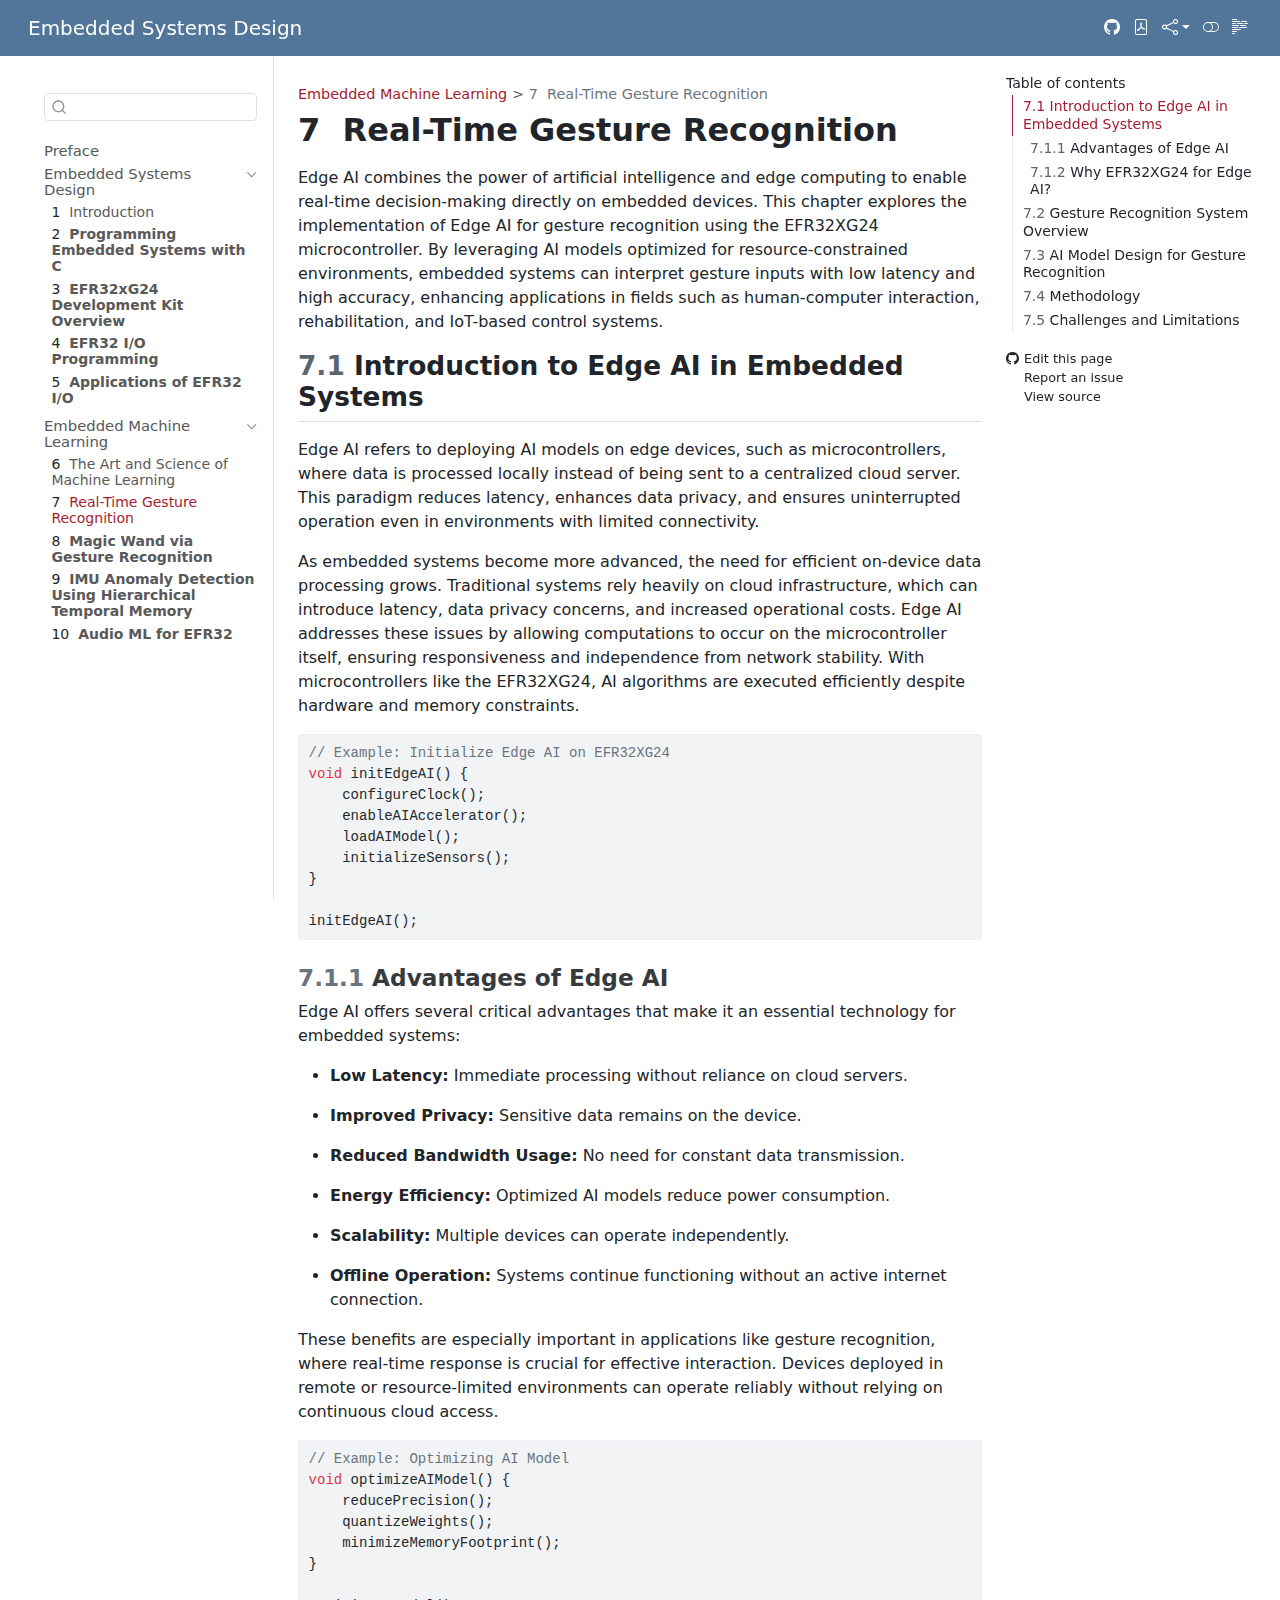
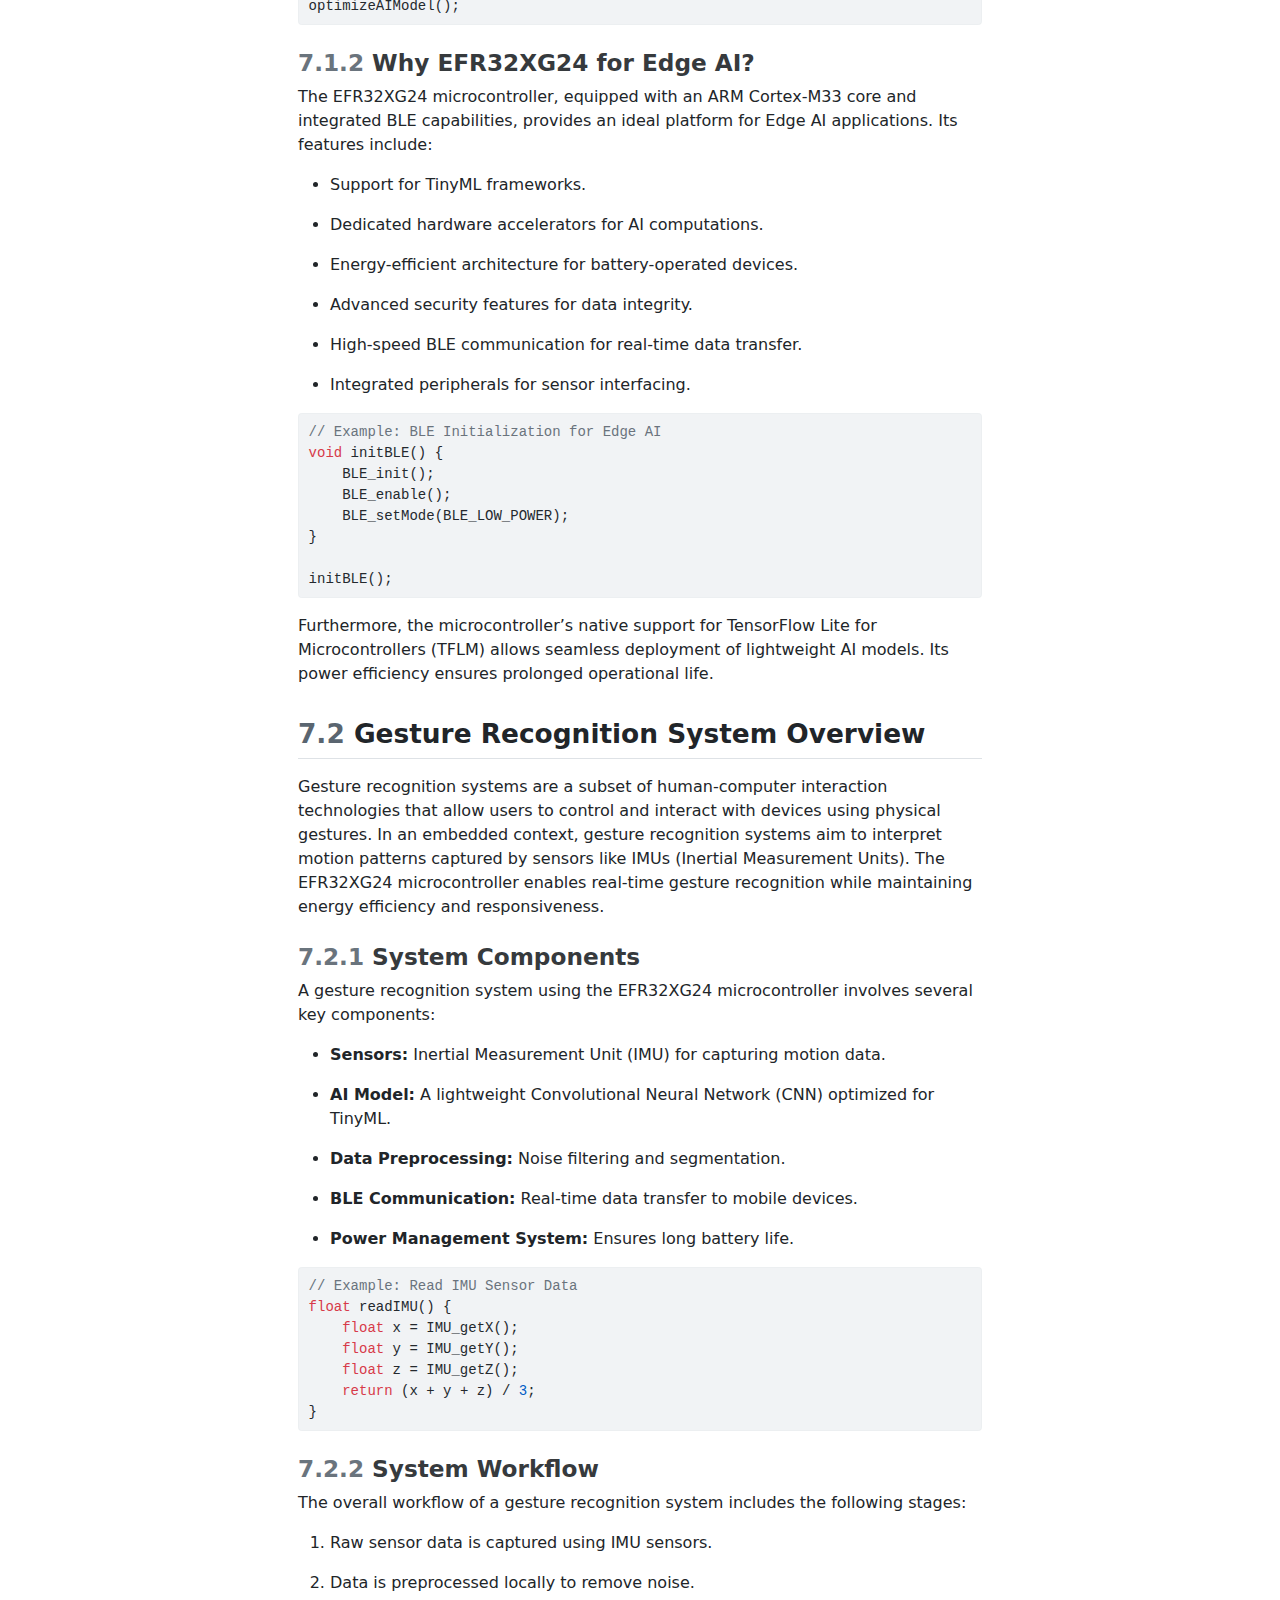
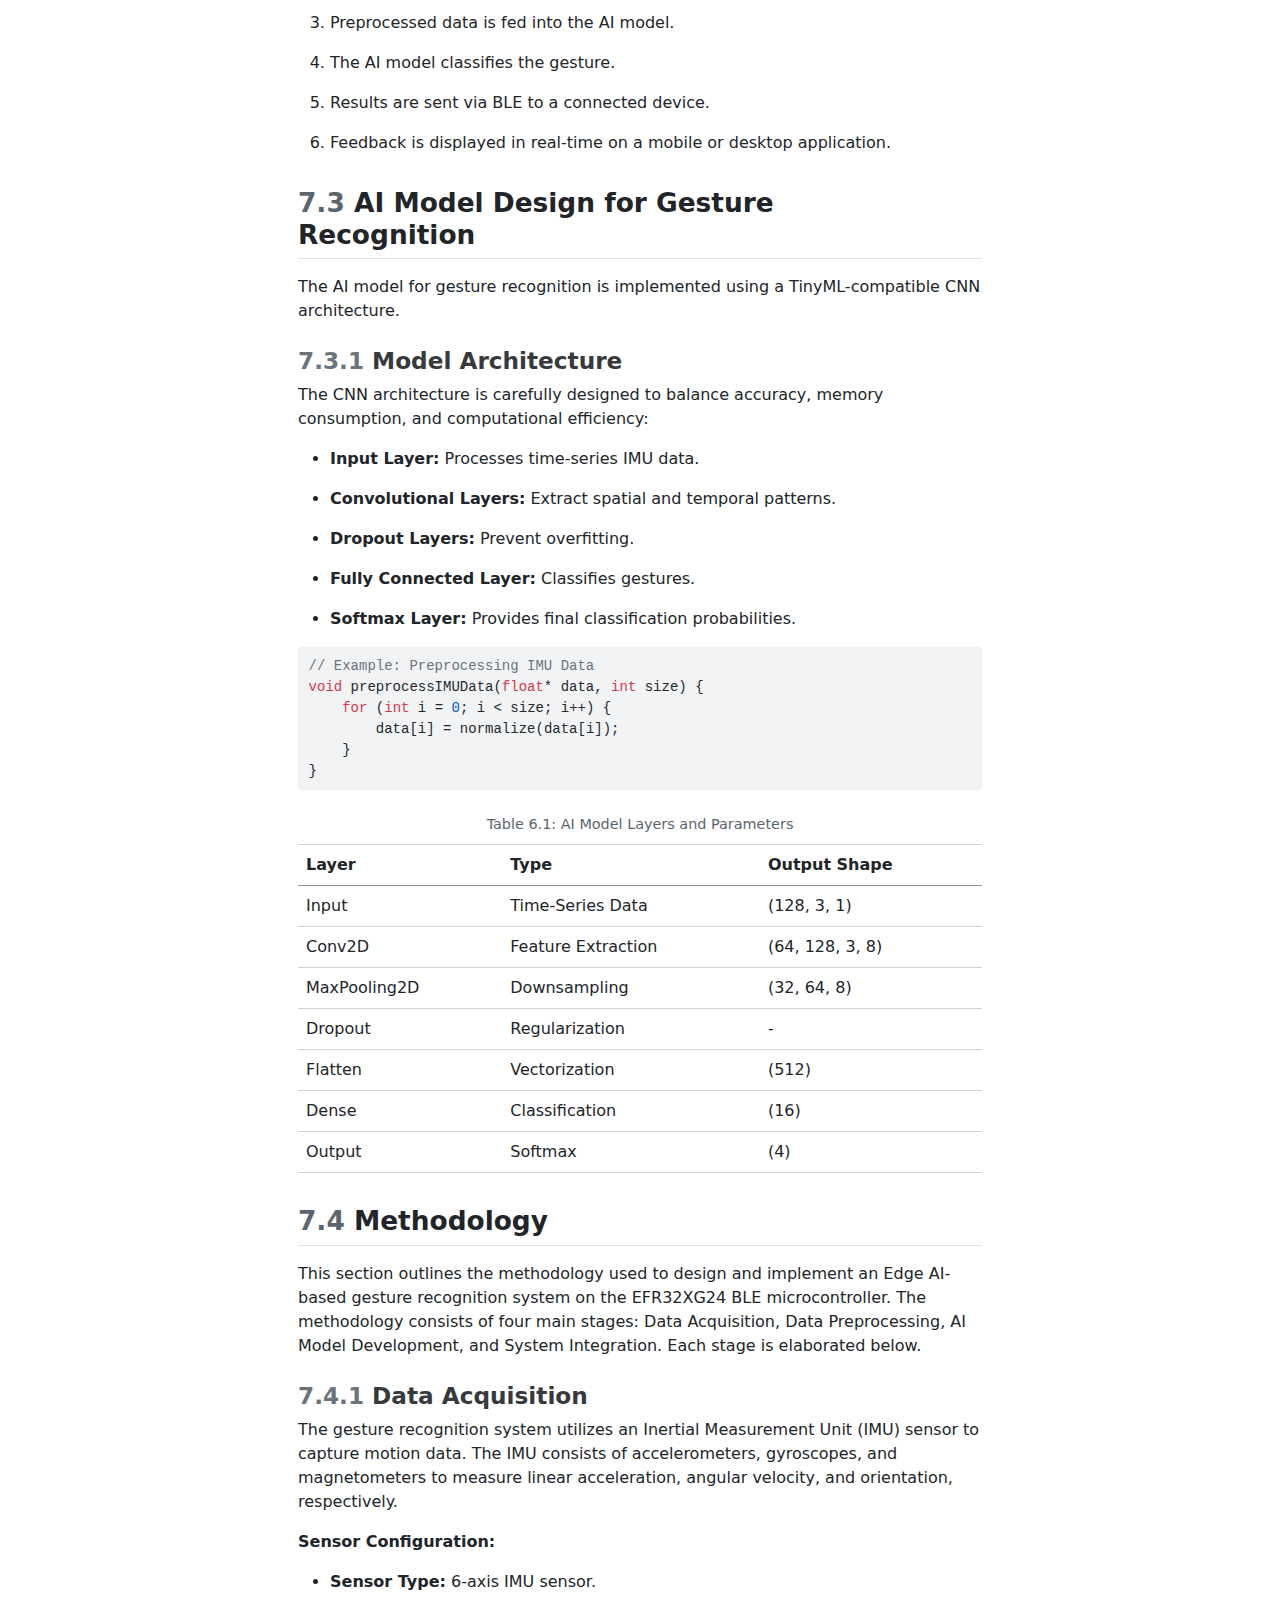
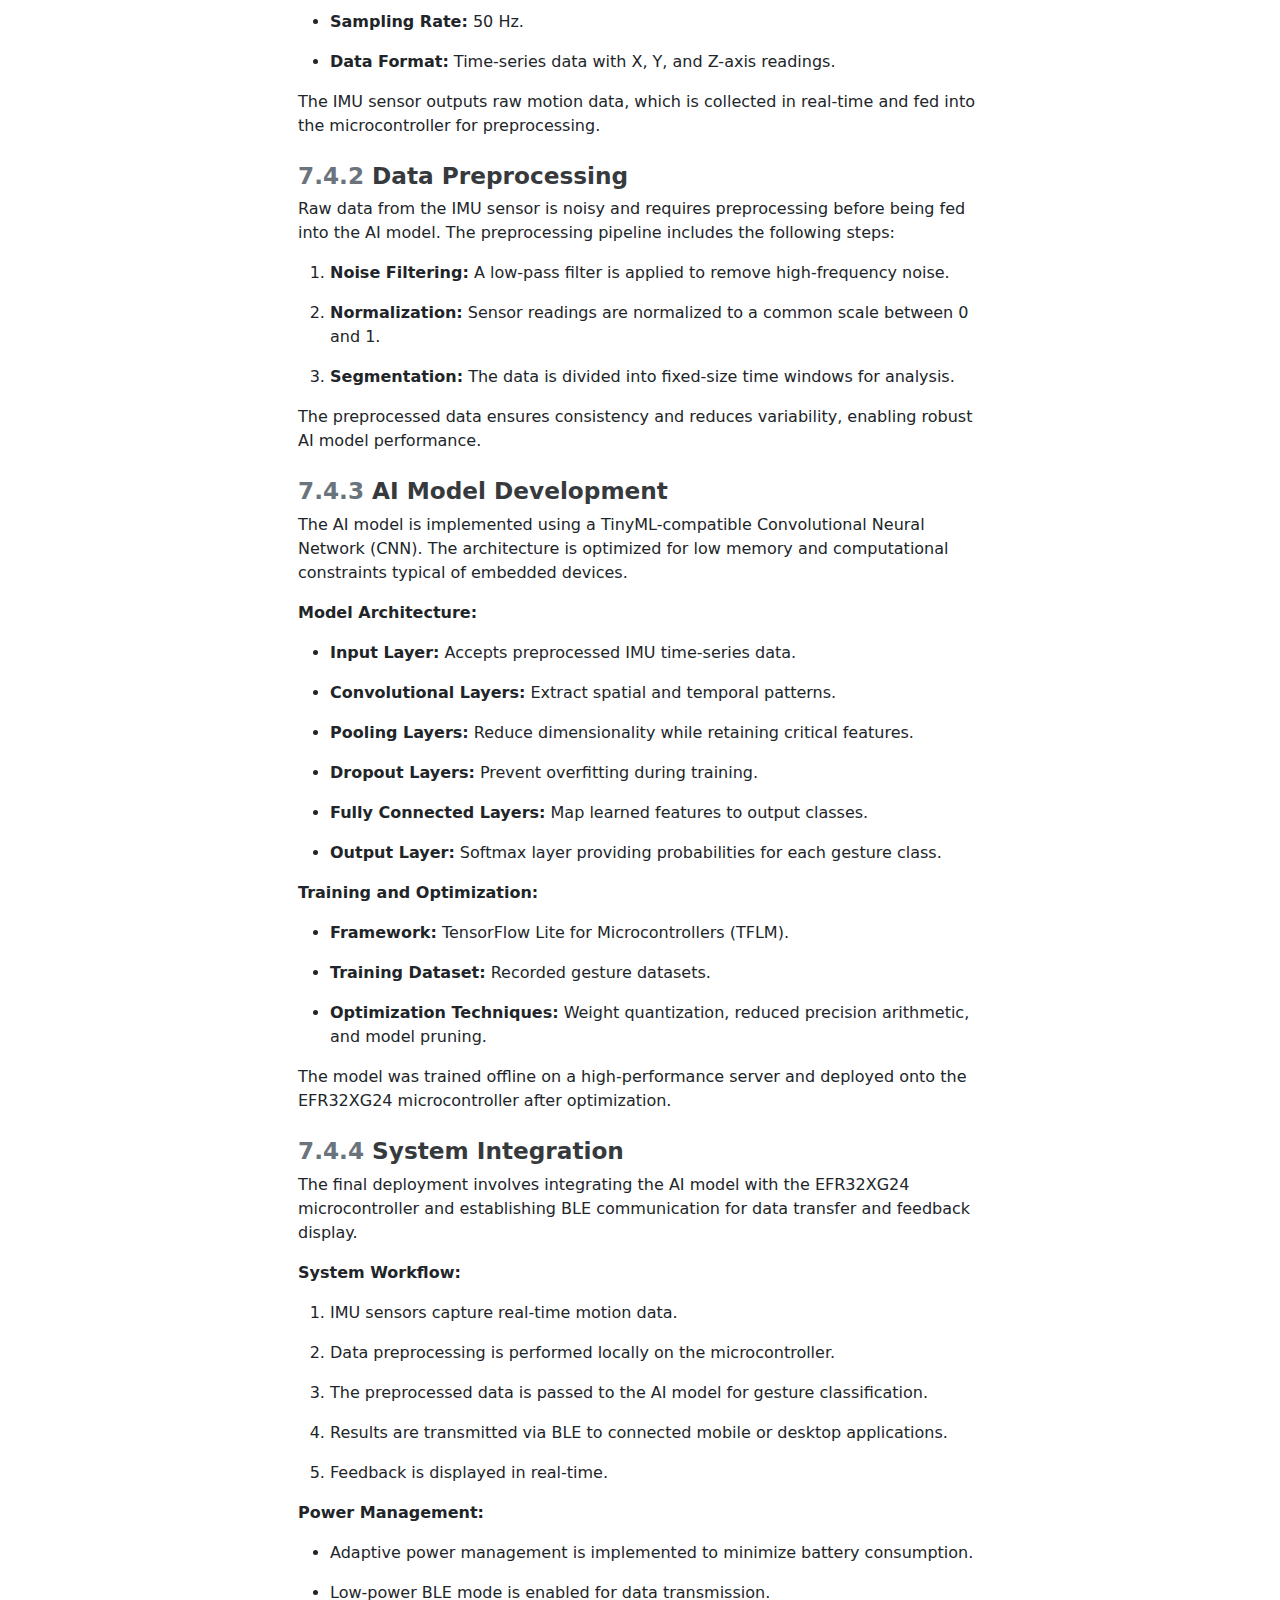
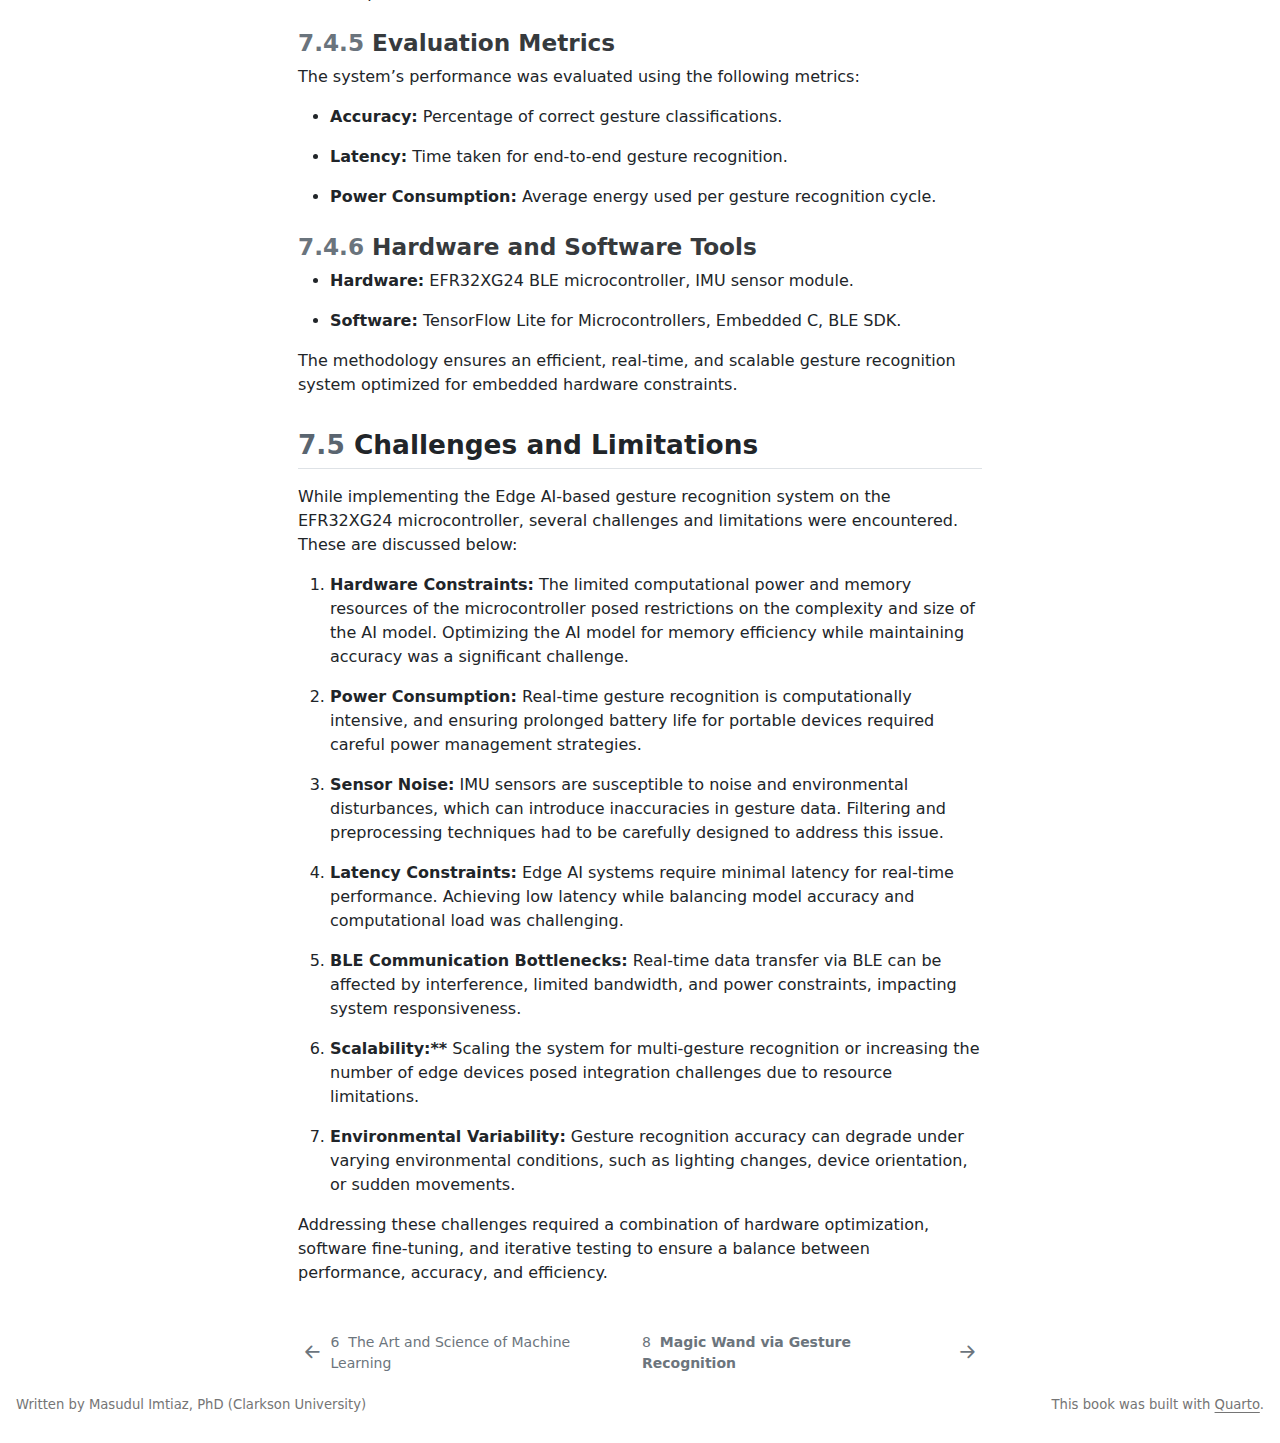
<file: contents/core/6_gesturerecog_realtime.html>
<!DOCTYPE html>
<html xmlns="http://www.w3.org/1999/xhtml" lang="en" xml:lang="en"><head>

<meta charset="utf-8">
<meta name="generator" content="quarto-1.6.40">

<meta name="viewport" content="width=device-width, initial-scale=1.0, user-scalable=yes">


<title>7&nbsp; Real-Time Gesture Recognition – Embedded Systems Design</title>
<style>
code{white-space: pre-wrap;}
span.smallcaps{font-variant: small-caps;}
div.columns{display: flex; gap: min(4vw, 1.5em);}
div.column{flex: auto; overflow-x: auto;}
div.hanging-indent{margin-left: 1.5em; text-indent: -1.5em;}
ul.task-list{list-style: none;}
ul.task-list li input[type="checkbox"] {
  width: 0.8em;
  margin: 0 0.8em 0.2em -1em; /* quarto-specific, see https://github.com/quarto-dev/quarto-cli/issues/4556 */ 
  vertical-align: middle;
}
/* CSS for syntax highlighting */
pre > code.sourceCode { white-space: pre; position: relative; }
pre > code.sourceCode > span { line-height: 1.25; }
pre > code.sourceCode > span:empty { height: 1.2em; }
.sourceCode { overflow: visible; }
code.sourceCode > span { color: inherit; text-decoration: inherit; }
div.sourceCode { margin: 1em 0; }
pre.sourceCode { margin: 0; }
@media screen {
div.sourceCode { overflow: auto; }
}
@media print {
pre > code.sourceCode { white-space: pre-wrap; }
pre > code.sourceCode > span { display: inline-block; text-indent: -5em; padding-left: 5em; }
}
pre.numberSource code
  { counter-reset: source-line 0; }
pre.numberSource code > span
  { position: relative; left: -4em; counter-increment: source-line; }
pre.numberSource code > span > a:first-child::before
  { content: counter(source-line);
    position: relative; left: -1em; text-align: right; vertical-align: baseline;
    border: none; display: inline-block;
    -webkit-touch-callout: none; -webkit-user-select: none;
    -khtml-user-select: none; -moz-user-select: none;
    -ms-user-select: none; user-select: none;
    padding: 0 4px; width: 4em;
  }
pre.numberSource { margin-left: 3em;  padding-left: 4px; }
div.sourceCode
  {   }
@media screen {
pre > code.sourceCode > span > a:first-child::before { text-decoration: underline; }
}
</style>


<script src="../../site_libs/quarto-nav/quarto-nav.js"></script>
<script src="../../site_libs/quarto-nav/headroom.min.js"></script>
<script src="../../site_libs/clipboard/clipboard.min.js"></script>
<script src="../../site_libs/quarto-search/autocomplete.umd.js"></script>
<script src="../../site_libs/quarto-search/fuse.min.js"></script>
<script src="../../site_libs/quarto-search/quarto-search.js"></script>
<meta name="quarto:offset" content="../../">
<link href="../../contents/core/7_gesturerecog_magicwand.html" rel="next">
<link href="../../contents/core/10_ml_foundations.html" rel="prev">
<script src="../../site_libs/quarto-html/quarto.js"></script>
<script src="../../site_libs/quarto-html/popper.min.js"></script>
<script src="../../site_libs/quarto-html/tippy.umd.min.js"></script>
<script src="../../site_libs/quarto-html/anchor.min.js"></script>
<link href="../../site_libs/quarto-html/tippy.css" rel="stylesheet">
<link href="../../site_libs/quarto-html/quarto-syntax-highlighting-86daaaaad7353f9cc0c554efc1dd6d94.css" rel="stylesheet" class="quarto-color-scheme" id="quarto-text-highlighting-styles">
<link href="../../site_libs/quarto-html/quarto-syntax-highlighting-dark-f8dc6eab18fde03278982b0b35885446.css" rel="prefetch" class="quarto-color-scheme quarto-color-alternate" id="quarto-text-highlighting-styles">
<script src="../../site_libs/bootstrap/bootstrap.min.js"></script>
<link href="../../site_libs/bootstrap/bootstrap-icons.css" rel="stylesheet">
<link href="../../site_libs/bootstrap/bootstrap-b4fc4dddb6ec1a779f0a285a431e56d0.min.css" rel="stylesheet" append-hash="true" class="quarto-color-scheme" id="quarto-bootstrap" data-mode="light">
<link href="../../site_libs/bootstrap/bootstrap-dark-eae2d66f002e799350c2a60e45471621.min.css" rel="prefetch" append-hash="true" class="quarto-color-scheme quarto-color-alternate" id="quarto-bootstrap" data-mode="dark">
<script id="quarto-search-options" type="application/json">{
  "location": "sidebar",
  "copy-button": false,
  "collapse-after": 3,
  "panel-placement": "start",
  "type": "textbox",
  "limit": 50,
  "keyboard-shortcut": [
    "~",
    "/"
  ],
  "language": {
    "search-no-results-text": "No results",
    "search-matching-documents-text": "matching documents",
    "search-copy-link-title": "Copy link to search",
    "search-hide-matches-text": "Hide additional matches",
    "search-more-match-text": "more match in this document",
    "search-more-matches-text": "more matches in this document",
    "search-clear-button-title": "Clear",
    "search-text-placeholder": "",
    "search-detached-cancel-button-title": "Cancel",
    "search-submit-button-title": "Submit",
    "search-label": "Search"
  }
}</script>


</head>

<body class="nav-sidebar floating nav-fixed">

<div id="quarto-search-results"></div>
  <header id="quarto-header" class="headroom fixed-top">
    <nav class="navbar navbar-expand-lg " data-bs-theme="dark">
      <div class="navbar-container container-fluid">
      <div class="navbar-brand-container mx-auto">
    <a class="navbar-brand" href="../../index.html">
    <span class="navbar-title">Embedded Systems Design</span>
    </a>
  </div>
        <div class="quarto-navbar-tools tools-wide tools-end">
    <a href="https://github.com/clarkson-edge/ee513_book" title="Source Code" class="quarto-navigation-tool px-1" aria-label="Source Code"><i class="bi bi-github"></i></a>
    <a href="../../Embedded-Systems-Design.pdf" title="Download PDF" class="quarto-navigation-tool px-1" aria-label="Download PDF"><i class="bi bi-file-pdf"></i></a>
    <div class="dropdown">
      <a href="" title="Share" id="quarto-navigation-tool-dropdown-0" class="quarto-navigation-tool dropdown-toggle px-1" data-bs-toggle="dropdown" aria-expanded="false" role="link" aria-label="Share"><i class="bi bi-share"></i></a>
      <ul class="dropdown-menu dropdown-menu-end" aria-labelledby="quarto-navigation-tool-dropdown-0">
          <li>
            <a class="dropdown-item quarto-navbar-tools-item" href="https://twitter.com/intent/tweet?url=|url|">
              <i class="bi bi-twitter pe-1"></i>
            Twitter
            </a>
          </li>
          <li>
            <a class="dropdown-item quarto-navbar-tools-item" href="https://www.facebook.com/sharer/sharer.php?u=|url|">
              <i class="bi bi-facebook pe-1"></i>
            Facebook
            </a>
          </li>
      </ul>
    </div>
  <a href="" class="quarto-color-scheme-toggle quarto-navigation-tool  px-1" onclick="window.quartoToggleColorScheme(); return false;" title="Toggle dark mode"><i class="bi"></i></a>
  <a href="" class="quarto-reader-toggle quarto-navigation-tool px-1" onclick="window.quartoToggleReader(); return false;" title="Toggle reader mode">
  <div class="quarto-reader-toggle-btn">
  <i class="bi"></i>
  </div>
</a>
</div>
      </div> <!-- /container-fluid -->
    </nav>
  <nav class="quarto-secondary-nav">
    <div class="container-fluid d-flex">
      <button type="button" class="quarto-btn-toggle btn" data-bs-toggle="collapse" role="button" data-bs-target=".quarto-sidebar-collapse-item" aria-controls="quarto-sidebar" aria-expanded="false" aria-label="Toggle sidebar navigation" onclick="if (window.quartoToggleHeadroom) { window.quartoToggleHeadroom(); }">
        <i class="bi bi-layout-text-sidebar-reverse"></i>
      </button>
        <nav class="quarto-page-breadcrumbs" aria-label="breadcrumb"><ol class="breadcrumb"><li class="breadcrumb-item"><a href="../../contents/core/10_ml_foundations.html">Embedded Machine Learning</a></li><li class="breadcrumb-item"><a href="../../contents/core/6_gesturerecog_realtime.html"><span class="chapter-number">7</span>&nbsp; <span class="chapter-title">Real-Time Gesture Recognition</span></a></li></ol></nav>
        <a class="flex-grow-1" role="navigation" data-bs-toggle="collapse" data-bs-target=".quarto-sidebar-collapse-item" aria-controls="quarto-sidebar" aria-expanded="false" aria-label="Toggle sidebar navigation" onclick="if (window.quartoToggleHeadroom) { window.quartoToggleHeadroom(); }">      
        </a>
      <button type="button" class="btn quarto-search-button" aria-label="Search" onclick="window.quartoOpenSearch();">
        <i class="bi bi-search"></i>
      </button>
    </div>
  </nav>
</header>
<!-- content -->
<div id="quarto-content" class="quarto-container page-columns page-rows-contents page-layout-article page-navbar">
<!-- sidebar -->
  <nav id="quarto-sidebar" class="sidebar collapse collapse-horizontal quarto-sidebar-collapse-item sidebar-navigation floating overflow-auto">
        <div class="mt-2 flex-shrink-0 align-items-center">
        <div class="sidebar-search">
        <div id="quarto-search" class="" title="Search"></div>
        </div>
        </div>
    <div class="sidebar-menu-container"> 
    <ul class="list-unstyled mt-1">
        <li class="sidebar-item">
  <div class="sidebar-item-container"> 
  <a href="../../index.html" class="sidebar-item-text sidebar-link">
 <span class="menu-text">Preface</span></a>
  </div>
</li>
        <li class="sidebar-item sidebar-item-section">
      <div class="sidebar-item-container"> 
            <a class="sidebar-item-text sidebar-link text-start" data-bs-toggle="collapse" data-bs-target="#quarto-sidebar-section-1" role="navigation" aria-expanded="true">
 <span class="menu-text">Embedded Systems Design</span></a>
          <a class="sidebar-item-toggle text-start" data-bs-toggle="collapse" data-bs-target="#quarto-sidebar-section-1" role="navigation" aria-expanded="true" aria-label="Toggle section">
            <i class="bi bi-chevron-right ms-2"></i>
          </a> 
      </div>
      <ul id="quarto-sidebar-section-1" class="collapse list-unstyled sidebar-section depth1 show">  
          <li class="sidebar-item">
  <div class="sidebar-item-container"> 
  <a href="../../contents/core/1_introduction.html" class="sidebar-item-text sidebar-link">
 <span class="menu-text"><span class="chapter-number">1</span>&nbsp; <span class="chapter-title">Introduction</span></span></a>
  </div>
</li>
          <li class="sidebar-item">
  <div class="sidebar-item-container"> 
  <a href="../../contents/core/2_programmingwithc.html" class="sidebar-item-text sidebar-link">
 <span class="menu-text"><span class="chapter-number">2</span>&nbsp; <span class="chapter-title"><strong>Programming Embedded Systems with C</strong></span></span></a>
  </div>
</li>
          <li class="sidebar-item">
  <div class="sidebar-item-container"> 
  <a href="../../contents/core/3_devkitoverview.html" class="sidebar-item-text sidebar-link">
 <span class="menu-text"><span class="chapter-number">3</span>&nbsp; <span class="chapter-title"><strong>EFR32xG24 Development Kit Overview</strong></span></span></a>
  </div>
</li>
          <li class="sidebar-item">
  <div class="sidebar-item-container"> 
  <a href="../../contents/core/4_efr32programming.html" class="sidebar-item-text sidebar-link">
 <span class="menu-text"><span class="chapter-number">4</span>&nbsp; <span class="chapter-title"><strong>EFR32 I/O Programming</strong></span></span></a>
  </div>
</li>
          <li class="sidebar-item">
  <div class="sidebar-item-container"> 
  <a href="../../contents/core/5_efr32applications.html" class="sidebar-item-text sidebar-link">
 <span class="menu-text"><span class="chapter-number">5</span>&nbsp; <span class="chapter-title"><strong>Applications of EFR32 I/O</strong></span></span></a>
  </div>
</li>
      </ul>
  </li>
        <li class="sidebar-item sidebar-item-section">
      <div class="sidebar-item-container"> 
            <a class="sidebar-item-text sidebar-link text-start" data-bs-toggle="collapse" data-bs-target="#quarto-sidebar-section-2" role="navigation" aria-expanded="true">
 <span class="menu-text">Embedded Machine Learning</span></a>
          <a class="sidebar-item-toggle text-start" data-bs-toggle="collapse" data-bs-target="#quarto-sidebar-section-2" role="navigation" aria-expanded="true" aria-label="Toggle section">
            <i class="bi bi-chevron-right ms-2"></i>
          </a> 
      </div>
      <ul id="quarto-sidebar-section-2" class="collapse list-unstyled sidebar-section depth1 show">  
          <li class="sidebar-item">
  <div class="sidebar-item-container"> 
  <a href="../../contents/core/10_ml_foundations.html" class="sidebar-item-text sidebar-link">
 <span class="menu-text"><span class="chapter-number">6</span>&nbsp; <span class="chapter-title">The Art and Science of Machine Learning</span></span></a>
  </div>
</li>
          <li class="sidebar-item">
  <div class="sidebar-item-container"> 
  <a href="../../contents/core/6_gesturerecog_realtime.html" class="sidebar-item-text sidebar-link active">
 <span class="menu-text"><span class="chapter-number">7</span>&nbsp; <span class="chapter-title">Real-Time Gesture Recognition</span></span></a>
  </div>
</li>
          <li class="sidebar-item">
  <div class="sidebar-item-container"> 
  <a href="../../contents/core/7_gesturerecog_magicwand.html" class="sidebar-item-text sidebar-link">
 <span class="menu-text"><span class="chapter-number">8</span>&nbsp; <span class="chapter-title"><strong>Magic Wand via Gesture Recognition</strong></span></span></a>
  </div>
</li>
          <li class="sidebar-item">
  <div class="sidebar-item-container"> 
  <a href="../../contents/core/8_anomalydetection_htm.html" class="sidebar-item-text sidebar-link">
 <span class="menu-text"><span class="chapter-number">9</span>&nbsp; <span class="chapter-title"><strong>IMU Anomaly Detection Using Hierarchical Temporal Memory</strong></span></span></a>
  </div>
</li>
          <li class="sidebar-item">
  <div class="sidebar-item-container"> 
  <a href="../../contents/core/9_audioml.html" class="sidebar-item-text sidebar-link">
 <span class="menu-text"><span class="chapter-number">10</span>&nbsp; <span class="chapter-title"><strong>Audio ML for EFR32</strong></span></span></a>
  </div>
</li>
      </ul>
  </li>
    </ul>
    </div>
</nav>
<div id="quarto-sidebar-glass" class="quarto-sidebar-collapse-item" data-bs-toggle="collapse" data-bs-target=".quarto-sidebar-collapse-item"></div>
<!-- margin-sidebar -->
    <div id="quarto-margin-sidebar" class="sidebar margin-sidebar">
        <nav id="TOC" role="doc-toc" class="toc-active">
    <h2 id="toc-title">Table of contents</h2>
   
  <ul>
  <li><a href="#introduction-to-edge-ai-in-embedded-systems" id="toc-introduction-to-edge-ai-in-embedded-systems" class="nav-link active" data-scroll-target="#introduction-to-edge-ai-in-embedded-systems"><span class="header-section-number">7.1</span> Introduction to Edge AI in Embedded Systems</a>
  <ul>
  <li><a href="#advantages-of-edge-ai" id="toc-advantages-of-edge-ai" class="nav-link" data-scroll-target="#advantages-of-edge-ai"><span class="header-section-number">7.1.1</span> Advantages of Edge AI</a></li>
  <li><a href="#why-efr32xg24-for-edge-ai" id="toc-why-efr32xg24-for-edge-ai" class="nav-link" data-scroll-target="#why-efr32xg24-for-edge-ai"><span class="header-section-number">7.1.2</span> Why EFR32XG24 for Edge AI?</a></li>
  </ul></li>
  <li><a href="#gesture-recognition-system-overview" id="toc-gesture-recognition-system-overview" class="nav-link" data-scroll-target="#gesture-recognition-system-overview"><span class="header-section-number">7.2</span> Gesture Recognition System Overview</a>
  <ul>
  <li><a href="#system-components" id="toc-system-components" class="nav-link" data-scroll-target="#system-components"><span class="header-section-number">7.2.1</span> System Components</a></li>
  <li><a href="#system-workflow" id="toc-system-workflow" class="nav-link" data-scroll-target="#system-workflow"><span class="header-section-number">7.2.2</span> System Workflow</a></li>
  </ul></li>
  <li><a href="#ai-model-design-for-gesture-recognition" id="toc-ai-model-design-for-gesture-recognition" class="nav-link" data-scroll-target="#ai-model-design-for-gesture-recognition"><span class="header-section-number">7.3</span> AI Model Design for Gesture Recognition</a>
  <ul>
  <li><a href="#model-architecture" id="toc-model-architecture" class="nav-link" data-scroll-target="#model-architecture"><span class="header-section-number">7.3.1</span> Model Architecture</a></li>
  </ul></li>
  <li><a href="#sec:methodology" id="toc-sec:methodology" class="nav-link" data-scroll-target="#sec\:methodology"><span class="header-section-number">7.4</span> Methodology</a>
  <ul>
  <li><a href="#data-acquisition" id="toc-data-acquisition" class="nav-link" data-scroll-target="#data-acquisition"><span class="header-section-number">7.4.1</span> Data Acquisition</a></li>
  <li><a href="#data-preprocessing" id="toc-data-preprocessing" class="nav-link" data-scroll-target="#data-preprocessing"><span class="header-section-number">7.4.2</span> Data Preprocessing</a></li>
  <li><a href="#ai-model-development" id="toc-ai-model-development" class="nav-link" data-scroll-target="#ai-model-development"><span class="header-section-number">7.4.3</span> AI Model Development</a></li>
  <li><a href="#system-integration" id="toc-system-integration" class="nav-link" data-scroll-target="#system-integration"><span class="header-section-number">7.4.4</span> System Integration</a></li>
  <li><a href="#evaluation-metrics" id="toc-evaluation-metrics" class="nav-link" data-scroll-target="#evaluation-metrics"><span class="header-section-number">7.4.5</span> Evaluation Metrics</a></li>
  <li><a href="#hardware-and-software-tools" id="toc-hardware-and-software-tools" class="nav-link" data-scroll-target="#hardware-and-software-tools"><span class="header-section-number">7.4.6</span> Hardware and Software Tools</a></li>
  </ul></li>
  <li><a href="#sec:challenges" id="toc-sec:challenges" class="nav-link" data-scroll-target="#sec\:challenges"><span class="header-section-number">7.5</span> Challenges and Limitations</a></li>
  </ul>
<div class="toc-actions"><ul><li><a href="https://github.com/clarkson-edge/ee513_book/edit/dev/contents/core/6_gesturerecog_realtime.qmd" class="toc-action"><i class="bi bi-github"></i>Edit this page</a></li><li><a href="https://github.com/clarkson-edge/ee513_book/issues/new" class="toc-action"><i class="bi empty"></i>Report an issue</a></li><li><a href="https://github.com/clarkson-edge/ee513_book/blob/dev/contents/core/6_gesturerecog_realtime.qmd" class="toc-action"><i class="bi empty"></i>View source</a></li></ul></div></nav>
    </div>
<!-- main -->
<main class="content" id="quarto-document-content">

<header id="title-block-header" class="quarto-title-block default"><nav class="quarto-page-breadcrumbs quarto-title-breadcrumbs d-none d-lg-block" aria-label="breadcrumb"><ol class="breadcrumb"><li class="breadcrumb-item"><a href="../../contents/core/10_ml_foundations.html">Embedded Machine Learning</a></li><li class="breadcrumb-item"><a href="../../contents/core/6_gesturerecog_realtime.html"><span class="chapter-number">7</span>&nbsp; <span class="chapter-title">Real-Time Gesture Recognition</span></a></li></ol></nav>
<div class="quarto-title">
<h1 class="title"><span class="chapter-number">7</span>&nbsp; <span class="chapter-title">Real-Time Gesture Recognition</span></h1>
</div>



<div class="quarto-title-meta">

    
  
    
  </div>
  


</header>


<div class="chapterintro">
<p>Edge AI combines the power of artificial intelligence and edge computing to enable real-time decision-making directly on embedded devices. This chapter explores the implementation of Edge AI for gesture recognition using the EFR32XG24 microcontroller. By leveraging AI models optimized for resource-constrained environments, embedded systems can interpret gesture inputs with low latency and high accuracy, enhancing applications in fields such as human-computer interaction, rehabilitation, and IoT-based control systems.</p>
</div>
<section id="introduction-to-edge-ai-in-embedded-systems" class="level2" data-number="7.1">
<h2 data-number="7.1" class="anchored" data-anchor-id="introduction-to-edge-ai-in-embedded-systems"><span class="header-section-number">7.1</span> Introduction to Edge AI in Embedded Systems</h2>
<p>Edge AI refers to deploying AI models on edge devices, such as microcontrollers, where data is processed locally instead of being sent to a centralized cloud server. This paradigm reduces latency, enhances data privacy, and ensures uninterrupted operation even in environments with limited connectivity.</p>
<p>As embedded systems become more advanced, the need for efficient on-device data processing grows. Traditional systems rely heavily on cloud infrastructure, which can introduce latency, data privacy concerns, and increased operational costs. Edge AI addresses these issues by allowing computations to occur on the microcontroller itself, ensuring responsiveness and independence from network stability. With microcontrollers like the EFR32XG24, AI algorithms are executed efficiently despite hardware and memory constraints.</p>
<div class="sourceCode" id="cb1"><pre class="sourceCode c code-with-copy"><code class="sourceCode c"><span id="cb1-1"><a href="#cb1-1" aria-hidden="true" tabindex="-1"></a><span class="co">// Example: Initialize Edge AI on EFR32XG24</span></span>
<span id="cb1-2"><a href="#cb1-2" aria-hidden="true" tabindex="-1"></a><span class="dt">void</span> initEdgeAI<span class="op">()</span> <span class="op">{</span></span>
<span id="cb1-3"><a href="#cb1-3" aria-hidden="true" tabindex="-1"></a>    configureClock<span class="op">();</span></span>
<span id="cb1-4"><a href="#cb1-4" aria-hidden="true" tabindex="-1"></a>    enableAIAccelerator<span class="op">();</span></span>
<span id="cb1-5"><a href="#cb1-5" aria-hidden="true" tabindex="-1"></a>    loadAIModel<span class="op">();</span></span>
<span id="cb1-6"><a href="#cb1-6" aria-hidden="true" tabindex="-1"></a>    initializeSensors<span class="op">();</span></span>
<span id="cb1-7"><a href="#cb1-7" aria-hidden="true" tabindex="-1"></a><span class="op">}</span></span>
<span id="cb1-8"><a href="#cb1-8" aria-hidden="true" tabindex="-1"></a></span>
<span id="cb1-9"><a href="#cb1-9" aria-hidden="true" tabindex="-1"></a>initEdgeAI<span class="op">();</span></span></code><button title="Copy to Clipboard" class="code-copy-button"><i class="bi"></i></button></pre></div>
<section id="advantages-of-edge-ai" class="level3" data-number="7.1.1">
<h3 data-number="7.1.1" class="anchored" data-anchor-id="advantages-of-edge-ai"><span class="header-section-number">7.1.1</span> Advantages of Edge AI</h3>
<p>Edge AI offers several critical advantages that make it an essential technology for embedded systems:</p>
<ul>
<li><p><strong>Low Latency:</strong> Immediate processing without reliance on cloud servers.</p></li>
<li><p><strong>Improved Privacy:</strong> Sensitive data remains on the device.</p></li>
<li><p><strong>Reduced Bandwidth Usage:</strong> No need for constant data transmission.</p></li>
<li><p><strong>Energy Efficiency:</strong> Optimized AI models reduce power consumption.</p></li>
<li><p><strong>Scalability:</strong> Multiple devices can operate independently.</p></li>
<li><p><strong>Offline Operation:</strong> Systems continue functioning without an active internet connection.</p></li>
</ul>
<p>These benefits are especially important in applications like gesture recognition, where real-time response is crucial for effective interaction. Devices deployed in remote or resource-limited environments can operate reliably without relying on continuous cloud access.</p>
<div class="sourceCode" id="cb2"><pre class="sourceCode c code-with-copy"><code class="sourceCode c"><span id="cb2-1"><a href="#cb2-1" aria-hidden="true" tabindex="-1"></a><span class="co">// Example: Optimizing AI Model</span></span>
<span id="cb2-2"><a href="#cb2-2" aria-hidden="true" tabindex="-1"></a><span class="dt">void</span> optimizeAIModel<span class="op">()</span> <span class="op">{</span></span>
<span id="cb2-3"><a href="#cb2-3" aria-hidden="true" tabindex="-1"></a>    reducePrecision<span class="op">();</span></span>
<span id="cb2-4"><a href="#cb2-4" aria-hidden="true" tabindex="-1"></a>    quantizeWeights<span class="op">();</span></span>
<span id="cb2-5"><a href="#cb2-5" aria-hidden="true" tabindex="-1"></a>    minimizeMemoryFootprint<span class="op">();</span></span>
<span id="cb2-6"><a href="#cb2-6" aria-hidden="true" tabindex="-1"></a><span class="op">}</span></span>
<span id="cb2-7"><a href="#cb2-7" aria-hidden="true" tabindex="-1"></a></span>
<span id="cb2-8"><a href="#cb2-8" aria-hidden="true" tabindex="-1"></a>optimizeAIModel<span class="op">();</span></span></code><button title="Copy to Clipboard" class="code-copy-button"><i class="bi"></i></button></pre></div>
</section>
<section id="why-efr32xg24-for-edge-ai" class="level3" data-number="7.1.2">
<h3 data-number="7.1.2" class="anchored" data-anchor-id="why-efr32xg24-for-edge-ai"><span class="header-section-number">7.1.2</span> Why EFR32XG24 for Edge AI?</h3>
<p>The EFR32XG24 microcontroller, equipped with an ARM Cortex-M33 core and integrated BLE capabilities, provides an ideal platform for Edge AI applications. Its features include:</p>
<ul>
<li><p>Support for TinyML frameworks.</p></li>
<li><p>Dedicated hardware accelerators for AI computations.</p></li>
<li><p>Energy-efficient architecture for battery-operated devices.</p></li>
<li><p>Advanced security features for data integrity.</p></li>
<li><p>High-speed BLE communication for real-time data transfer.</p></li>
<li><p>Integrated peripherals for sensor interfacing.</p></li>
</ul>
<!-- -->
<div class="sourceCode" id="cb3"><pre class="sourceCode c code-with-copy"><code class="sourceCode c"><span id="cb3-1"><a href="#cb3-1" aria-hidden="true" tabindex="-1"></a><span class="co">// Example: BLE Initialization for Edge AI</span></span>
<span id="cb3-2"><a href="#cb3-2" aria-hidden="true" tabindex="-1"></a><span class="dt">void</span> initBLE<span class="op">()</span> <span class="op">{</span></span>
<span id="cb3-3"><a href="#cb3-3" aria-hidden="true" tabindex="-1"></a>    BLE_init<span class="op">();</span></span>
<span id="cb3-4"><a href="#cb3-4" aria-hidden="true" tabindex="-1"></a>    BLE_enable<span class="op">();</span></span>
<span id="cb3-5"><a href="#cb3-5" aria-hidden="true" tabindex="-1"></a>    BLE_setMode<span class="op">(</span>BLE_LOW_POWER<span class="op">);</span></span>
<span id="cb3-6"><a href="#cb3-6" aria-hidden="true" tabindex="-1"></a><span class="op">}</span></span>
<span id="cb3-7"><a href="#cb3-7" aria-hidden="true" tabindex="-1"></a></span>
<span id="cb3-8"><a href="#cb3-8" aria-hidden="true" tabindex="-1"></a>initBLE<span class="op">();</span></span></code><button title="Copy to Clipboard" class="code-copy-button"><i class="bi"></i></button></pre></div>
<p>Furthermore, the microcontroller’s native support for TensorFlow Lite for Microcontrollers (TFLM) allows seamless deployment of lightweight AI models. Its power efficiency ensures prolonged operational life.</p>
</section>
</section>
<section id="gesture-recognition-system-overview" class="level2" data-number="7.2">
<h2 data-number="7.2" class="anchored" data-anchor-id="gesture-recognition-system-overview"><span class="header-section-number">7.2</span> Gesture Recognition System Overview</h2>
<p>Gesture recognition systems are a subset of human-computer interaction technologies that allow users to control and interact with devices using physical gestures. In an embedded context, gesture recognition systems aim to interpret motion patterns captured by sensors like IMUs (Inertial Measurement Units). The EFR32XG24 microcontroller enables real-time gesture recognition while maintaining energy efficiency and responsiveness.</p>
<section id="system-components" class="level3" data-number="7.2.1">
<h3 data-number="7.2.1" class="anchored" data-anchor-id="system-components"><span class="header-section-number">7.2.1</span> System Components</h3>
<p>A gesture recognition system using the EFR32XG24 microcontroller involves several key components:</p>
<ul>
<li><p><strong>Sensors:</strong> Inertial Measurement Unit (IMU) for capturing motion data.</p></li>
<li><p><strong>AI Model:</strong> A lightweight Convolutional Neural Network (CNN) optimized for TinyML.</p></li>
<li><p><strong>Data Preprocessing:</strong> Noise filtering and segmentation.</p></li>
<li><p><strong>BLE Communication:</strong> Real-time data transfer to mobile devices.</p></li>
<li><p><strong>Power Management System:</strong> Ensures long battery life.</p></li>
</ul>
<!-- -->
<div class="sourceCode" id="cb4"><pre class="sourceCode c code-with-copy"><code class="sourceCode c"><span id="cb4-1"><a href="#cb4-1" aria-hidden="true" tabindex="-1"></a><span class="co">// Example: Read IMU Sensor Data</span></span>
<span id="cb4-2"><a href="#cb4-2" aria-hidden="true" tabindex="-1"></a><span class="dt">float</span> readIMU<span class="op">()</span> <span class="op">{</span></span>
<span id="cb4-3"><a href="#cb4-3" aria-hidden="true" tabindex="-1"></a>    <span class="dt">float</span> x <span class="op">=</span> IMU_getX<span class="op">();</span></span>
<span id="cb4-4"><a href="#cb4-4" aria-hidden="true" tabindex="-1"></a>    <span class="dt">float</span> y <span class="op">=</span> IMU_getY<span class="op">();</span></span>
<span id="cb4-5"><a href="#cb4-5" aria-hidden="true" tabindex="-1"></a>    <span class="dt">float</span> z <span class="op">=</span> IMU_getZ<span class="op">();</span></span>
<span id="cb4-6"><a href="#cb4-6" aria-hidden="true" tabindex="-1"></a>    <span class="cf">return</span> <span class="op">(</span>x <span class="op">+</span> y <span class="op">+</span> z<span class="op">)</span> <span class="op">/</span> <span class="dv">3</span><span class="op">;</span></span>
<span id="cb4-7"><a href="#cb4-7" aria-hidden="true" tabindex="-1"></a><span class="op">}</span></span></code><button title="Copy to Clipboard" class="code-copy-button"><i class="bi"></i></button></pre></div>
</section>
<section id="system-workflow" class="level3" data-number="7.2.2">
<h3 data-number="7.2.2" class="anchored" data-anchor-id="system-workflow"><span class="header-section-number">7.2.2</span> System Workflow</h3>
<p>The overall workflow of a gesture recognition system includes the following stages:</p>
<ol type="1">
<li><p>Raw sensor data is captured using IMU sensors.</p></li>
<li><p>Data is preprocessed locally to remove noise.</p></li>
<li><p>Preprocessed data is fed into the AI model.</p></li>
<li><p>The AI model classifies the gesture.</p></li>
<li><p>Results are sent via BLE to a connected device.</p></li>
<li><p>Feedback is displayed in real-time on a mobile or desktop application.</p></li>
</ol>
</section>
</section>
<section id="ai-model-design-for-gesture-recognition" class="level2" data-number="7.3">
<h2 data-number="7.3" class="anchored" data-anchor-id="ai-model-design-for-gesture-recognition"><span class="header-section-number">7.3</span> AI Model Design for Gesture Recognition</h2>
<p>The AI model for gesture recognition is implemented using a TinyML-compatible CNN architecture.</p>
<section id="model-architecture" class="level3" data-number="7.3.1">
<h3 data-number="7.3.1" class="anchored" data-anchor-id="model-architecture"><span class="header-section-number">7.3.1</span> Model Architecture</h3>
<p>The CNN architecture is carefully designed to balance accuracy, memory consumption, and computational efficiency:</p>
<ul>
<li><p><strong>Input Layer:</strong> Processes time-series IMU data.</p></li>
<li><p><strong>Convolutional Layers:</strong> Extract spatial and temporal patterns.</p></li>
<li><p><strong>Dropout Layers:</strong> Prevent overfitting.</p></li>
<li><p><strong>Fully Connected Layer:</strong> Classifies gestures.</p></li>
<li><p><strong>Softmax Layer:</strong> Provides final classification probabilities.</p></li>
</ul>
<!-- -->
<div class="sourceCode" id="cb5"><pre class="sourceCode c code-with-copy"><code class="sourceCode c"><span id="cb5-1"><a href="#cb5-1" aria-hidden="true" tabindex="-1"></a><span class="co">// Example: Preprocessing IMU Data</span></span>
<span id="cb5-2"><a href="#cb5-2" aria-hidden="true" tabindex="-1"></a><span class="dt">void</span> preprocessIMUData<span class="op">(</span><span class="dt">float</span><span class="op">*</span> data<span class="op">,</span> <span class="dt">int</span> size<span class="op">)</span> <span class="op">{</span></span>
<span id="cb5-3"><a href="#cb5-3" aria-hidden="true" tabindex="-1"></a>    <span class="cf">for</span> <span class="op">(</span><span class="dt">int</span> i <span class="op">=</span> <span class="dv">0</span><span class="op">;</span> i <span class="op">&lt;</span> size<span class="op">;</span> i<span class="op">++)</span> <span class="op">{</span></span>
<span id="cb5-4"><a href="#cb5-4" aria-hidden="true" tabindex="-1"></a>        data<span class="op">[</span>i<span class="op">]</span> <span class="op">=</span> normalize<span class="op">(</span>data<span class="op">[</span>i<span class="op">]);</span></span>
<span id="cb5-5"><a href="#cb5-5" aria-hidden="true" tabindex="-1"></a>    <span class="op">}</span></span>
<span id="cb5-6"><a href="#cb5-6" aria-hidden="true" tabindex="-1"></a><span class="op">}</span></span></code><button title="Copy to Clipboard" class="code-copy-button"><i class="bi"></i></button></pre></div>
<table class="caption-top table">
<caption>Table 6.1: AI Model Layers and Parameters</caption>
<thead>
<tr class="header">
<th style="text-align: left;"><strong>Layer</strong></th>
<th style="text-align: left;"><strong>Type</strong></th>
<th style="text-align: left;"><strong>Output Shape</strong></th>
</tr>
</thead>
<tbody>
<tr class="odd">
<td style="text-align: left;">Input</td>
<td style="text-align: left;">Time-Series Data</td>
<td style="text-align: left;">(128, 3, 1)</td>
</tr>
<tr class="even">
<td style="text-align: left;">Conv2D</td>
<td style="text-align: left;">Feature Extraction</td>
<td style="text-align: left;">(64, 128, 3, 8)</td>
</tr>
<tr class="odd">
<td style="text-align: left;">MaxPooling2D</td>
<td style="text-align: left;">Downsampling</td>
<td style="text-align: left;">(32, 64, 8)</td>
</tr>
<tr class="even">
<td style="text-align: left;">Dropout</td>
<td style="text-align: left;">Regularization</td>
<td style="text-align: left;">-</td>
</tr>
<tr class="odd">
<td style="text-align: left;">Flatten</td>
<td style="text-align: left;">Vectorization</td>
<td style="text-align: left;">(512)</td>
</tr>
<tr class="even">
<td style="text-align: left;">Dense</td>
<td style="text-align: left;">Classification</td>
<td style="text-align: left;">(16)</td>
</tr>
<tr class="odd">
<td style="text-align: left;">Output</td>
<td style="text-align: left;">Softmax</td>
<td style="text-align: left;">(4)</td>
</tr>
</tbody>
</table>
</section>
</section>
<section id="sec:methodology" class="level2" data-number="7.4">
<h2 data-number="7.4" class="anchored" data-anchor-id="sec:methodology"><span class="header-section-number">7.4</span> Methodology</h2>
<p>This section outlines the methodology used to design and implement an Edge AI-based gesture recognition system on the EFR32XG24 BLE microcontroller. The methodology consists of four main stages: Data Acquisition, Data Preprocessing, AI Model Development, and System Integration. Each stage is elaborated below.</p>
<section id="data-acquisition" class="level3" data-number="7.4.1">
<h3 data-number="7.4.1" class="anchored" data-anchor-id="data-acquisition"><span class="header-section-number">7.4.1</span> Data Acquisition</h3>
<p>The gesture recognition system utilizes an Inertial Measurement Unit (IMU) sensor to capture motion data. The IMU consists of accelerometers, gyroscopes, and magnetometers to measure linear acceleration, angular velocity, and orientation, respectively.</p>
<p><strong>Sensor Configuration:</strong></p>
<ul>
<li><p><strong>Sensor Type:</strong> 6-axis IMU sensor.</p></li>
<li><p><strong>Sampling Rate:</strong> 50 Hz.</p></li>
<li><p><strong>Data Format:</strong> Time-series data with X, Y, and Z-axis readings.</p></li>
</ul>
<p>The IMU sensor outputs raw motion data, which is collected in real-time and fed into the microcontroller for preprocessing.</p>
</section>
<section id="data-preprocessing" class="level3" data-number="7.4.2">
<h3 data-number="7.4.2" class="anchored" data-anchor-id="data-preprocessing"><span class="header-section-number">7.4.2</span> Data Preprocessing</h3>
<p>Raw data from the IMU sensor is noisy and requires preprocessing before being fed into the AI model. The preprocessing pipeline includes the following steps:</p>
<ol type="1">
<li><p><strong>Noise Filtering:</strong> A low-pass filter is applied to remove high-frequency noise.</p></li>
<li><p><strong>Normalization:</strong> Sensor readings are normalized to a common scale between 0 and 1.</p></li>
<li><p><strong>Segmentation:</strong> The data is divided into fixed-size time windows for analysis.</p></li>
</ol>
<p>The preprocessed data ensures consistency and reduces variability, enabling robust AI model performance.</p>
</section>
<section id="ai-model-development" class="level3" data-number="7.4.3">
<h3 data-number="7.4.3" class="anchored" data-anchor-id="ai-model-development"><span class="header-section-number">7.4.3</span> AI Model Development</h3>
<p>The AI model is implemented using a TinyML-compatible Convolutional Neural Network (CNN). The architecture is optimized for low memory and computational constraints typical of embedded devices.</p>
<p><strong>Model Architecture:</strong></p>
<ul>
<li><p><strong>Input Layer:</strong> Accepts preprocessed IMU time-series data.</p></li>
<li><p><strong>Convolutional Layers:</strong> Extract spatial and temporal patterns.</p></li>
<li><p><strong>Pooling Layers:</strong> Reduce dimensionality while retaining critical features.</p></li>
<li><p><strong>Dropout Layers:</strong> Prevent overfitting during training.</p></li>
<li><p><strong>Fully Connected Layers:</strong> Map learned features to output classes.</p></li>
<li><p><strong>Output Layer:</strong> Softmax layer providing probabilities for each gesture class.</p></li>
</ul>
<p><strong>Training and Optimization:</strong></p>
<ul>
<li><p><strong>Framework:</strong> TensorFlow Lite for Microcontrollers (TFLM).</p></li>
<li><p><strong>Training Dataset:</strong> Recorded gesture datasets.</p></li>
<li><p><strong>Optimization Techniques:</strong> Weight quantization, reduced precision arithmetic, and model pruning.</p></li>
</ul>
<p>The model was trained offline on a high-performance server and deployed onto the EFR32XG24 microcontroller after optimization.</p>
</section>
<section id="system-integration" class="level3" data-number="7.4.4">
<h3 data-number="7.4.4" class="anchored" data-anchor-id="system-integration"><span class="header-section-number">7.4.4</span> System Integration</h3>
<p>The final deployment involves integrating the AI model with the EFR32XG24 microcontroller and establishing BLE communication for data transfer and feedback display.</p>
<p><strong>System Workflow:</strong></p>
<ol type="1">
<li><p>IMU sensors capture real-time motion data.</p></li>
<li><p>Data preprocessing is performed locally on the microcontroller.</p></li>
<li><p>The preprocessed data is passed to the AI model for gesture classification.</p></li>
<li><p>Results are transmitted via BLE to connected mobile or desktop applications.</p></li>
<li><p>Feedback is displayed in real-time.</p></li>
</ol>
<p><strong>Power Management:</strong></p>
<ul>
<li><p>Adaptive power management is implemented to minimize battery consumption.</p></li>
<li><p>Low-power BLE mode is enabled for data transmission.</p></li>
</ul>
</section>
<section id="evaluation-metrics" class="level3" data-number="7.4.5">
<h3 data-number="7.4.5" class="anchored" data-anchor-id="evaluation-metrics"><span class="header-section-number">7.4.5</span> Evaluation Metrics</h3>
<p>The system’s performance was evaluated using the following metrics:</p>
<ul>
<li><p><strong>Accuracy:</strong> Percentage of correct gesture classifications.</p></li>
<li><p><strong>Latency:</strong> Time taken for end-to-end gesture recognition.</p></li>
<li><p><strong>Power Consumption:</strong> Average energy used per gesture recognition cycle.</p></li>
</ul>
</section>
<section id="hardware-and-software-tools" class="level3" data-number="7.4.6">
<h3 data-number="7.4.6" class="anchored" data-anchor-id="hardware-and-software-tools"><span class="header-section-number">7.4.6</span> Hardware and Software Tools</h3>
<ul>
<li><p><strong>Hardware:</strong> EFR32XG24 BLE microcontroller, IMU sensor module.</p></li>
<li><p><strong>Software:</strong> TensorFlow Lite for Microcontrollers, Embedded C, BLE SDK.</p></li>
</ul>
<p>The methodology ensures an efficient, real-time, and scalable gesture recognition system optimized for embedded hardware constraints.</p>
</section>
</section>
<section id="sec:challenges" class="level2" data-number="7.5">
<h2 data-number="7.5" class="anchored" data-anchor-id="sec:challenges"><span class="header-section-number">7.5</span> Challenges and Limitations</h2>
<p>While implementing the Edge AI-based gesture recognition system on the EFR32XG24 microcontroller, several challenges and limitations were encountered. These are discussed below:</p>
<ol type="1">
<li><p><strong>Hardware Constraints:</strong> The limited computational power and memory resources of the microcontroller posed restrictions on the complexity and size of the AI model. Optimizing the AI model for memory efficiency while maintaining accuracy was a significant challenge.</p></li>
<li><p><strong>Power Consumption:</strong> Real-time gesture recognition is computationally intensive, and ensuring prolonged battery life for portable devices required careful power management strategies.</p></li>
<li><p><strong>Sensor Noise:</strong> IMU sensors are susceptible to noise and environmental disturbances, which can introduce inaccuracies in gesture data. Filtering and preprocessing techniques had to be carefully designed to address this issue.</p></li>
<li><p><strong>Latency Constraints:</strong> Edge AI systems require minimal latency for real-time performance. Achieving low latency while balancing model accuracy and computational load was challenging.</p></li>
<li><p><strong>BLE Communication Bottlenecks:</strong> Real-time data transfer via BLE can be affected by interference, limited bandwidth, and power constraints, impacting system responsiveness.</p></li>
<li><p><strong>Scalability:**</strong> Scaling the system for multi-gesture recognition or increasing the number of edge devices posed integration challenges due to resource limitations.</p></li>
<li><p><strong>Environmental Variability:</strong> Gesture recognition accuracy can degrade under varying environmental conditions, such as lighting changes, device orientation, or sudden movements.</p></li>
</ol>
<p>Addressing these challenges required a combination of hardware optimization, software fine-tuning, and iterative testing to ensure a balance between performance, accuracy, and efficiency.</p>


</section>

</main> <!-- /main -->
<script id="quarto-html-after-body" type="application/javascript">
window.document.addEventListener("DOMContentLoaded", function (event) {
  const toggleBodyColorMode = (bsSheetEl) => {
    const mode = bsSheetEl.getAttribute("data-mode");
    const bodyEl = window.document.querySelector("body");
    if (mode === "dark") {
      bodyEl.classList.add("quarto-dark");
      bodyEl.classList.remove("quarto-light");
    } else {
      bodyEl.classList.add("quarto-light");
      bodyEl.classList.remove("quarto-dark");
    }
  }
  const toggleBodyColorPrimary = () => {
    const bsSheetEl = window.document.querySelector("link#quarto-bootstrap");
    if (bsSheetEl) {
      toggleBodyColorMode(bsSheetEl);
    }
  }
  toggleBodyColorPrimary();  
  const disableStylesheet = (stylesheets) => {
    for (let i=0; i < stylesheets.length; i++) {
      const stylesheet = stylesheets[i];
      stylesheet.rel = 'prefetch';
    }
  }
  const enableStylesheet = (stylesheets) => {
    for (let i=0; i < stylesheets.length; i++) {
      const stylesheet = stylesheets[i];
      stylesheet.rel = 'stylesheet';
    }
  }
  const manageTransitions = (selector, allowTransitions) => {
    const els = window.document.querySelectorAll(selector);
    for (let i=0; i < els.length; i++) {
      const el = els[i];
      if (allowTransitions) {
        el.classList.remove('notransition');
      } else {
        el.classList.add('notransition');
      }
    }
  }
  const toggleGiscusIfUsed = (isAlternate, darkModeDefault) => {
    const baseTheme = document.querySelector('#giscus-base-theme')?.value ?? 'light';
    const alternateTheme = document.querySelector('#giscus-alt-theme')?.value ?? 'dark';
    let newTheme = '';
    if(darkModeDefault) {
      newTheme = isAlternate ? baseTheme : alternateTheme;
    } else {
      newTheme = isAlternate ? alternateTheme : baseTheme;
    }
    const changeGiscusTheme = () => {
      // From: https://github.com/giscus/giscus/issues/336
      const sendMessage = (message) => {
        const iframe = document.querySelector('iframe.giscus-frame');
        if (!iframe) return;
        iframe.contentWindow.postMessage({ giscus: message }, 'https://giscus.app');
      }
      sendMessage({
        setConfig: {
          theme: newTheme
        }
      });
    }
    const isGiscussLoaded = window.document.querySelector('iframe.giscus-frame') !== null;
    if (isGiscussLoaded) {
      changeGiscusTheme();
    }
  }
  const toggleColorMode = (alternate) => {
    // Switch the stylesheets
    const alternateStylesheets = window.document.querySelectorAll('link.quarto-color-scheme.quarto-color-alternate');
    manageTransitions('#quarto-margin-sidebar .nav-link', false);
    if (alternate) {
      enableStylesheet(alternateStylesheets);
      for (const sheetNode of alternateStylesheets) {
        if (sheetNode.id === "quarto-bootstrap") {
          toggleBodyColorMode(sheetNode);
        }
      }
    } else {
      disableStylesheet(alternateStylesheets);
      toggleBodyColorPrimary();
    }
    manageTransitions('#quarto-margin-sidebar .nav-link', true);
    // Switch the toggles
    const toggles = window.document.querySelectorAll('.quarto-color-scheme-toggle');
    for (let i=0; i < toggles.length; i++) {
      const toggle = toggles[i];
      if (toggle) {
        if (alternate) {
          toggle.classList.add("alternate");     
        } else {
          toggle.classList.remove("alternate");
        }
      }
    }
    // Hack to workaround the fact that safari doesn't
    // properly recolor the scrollbar when toggling (#1455)
    if (navigator.userAgent.indexOf('Safari') > 0 && navigator.userAgent.indexOf('Chrome') == -1) {
      manageTransitions("body", false);
      window.scrollTo(0, 1);
      setTimeout(() => {
        window.scrollTo(0, 0);
        manageTransitions("body", true);
      }, 40);  
    }
  }
  const isFileUrl = () => { 
    return window.location.protocol === 'file:';
  }
  const hasAlternateSentinel = () => {  
    let styleSentinel = getColorSchemeSentinel();
    if (styleSentinel !== null) {
      return styleSentinel === "alternate";
    } else {
      return false;
    }
  }
  const setStyleSentinel = (alternate) => {
    const value = alternate ? "alternate" : "default";
    if (!isFileUrl()) {
      window.localStorage.setItem("quarto-color-scheme", value);
    } else {
      localAlternateSentinel = value;
    }
  }
  const getColorSchemeSentinel = () => {
    if (!isFileUrl()) {
      const storageValue = window.localStorage.getItem("quarto-color-scheme");
      return storageValue != null ? storageValue : localAlternateSentinel;
    } else {
      return localAlternateSentinel;
    }
  }
  const darkModeDefault = false;
  let localAlternateSentinel = darkModeDefault ? 'alternate' : 'default';
  // Dark / light mode switch
  window.quartoToggleColorScheme = () => {
    // Read the current dark / light value 
    let toAlternate = !hasAlternateSentinel();
    toggleColorMode(toAlternate);
    setStyleSentinel(toAlternate);
    toggleGiscusIfUsed(toAlternate, darkModeDefault);
  };
  // Ensure there is a toggle, if there isn't float one in the top right
  if (window.document.querySelector('.quarto-color-scheme-toggle') === null) {
    const a = window.document.createElement('a');
    a.classList.add('top-right');
    a.classList.add('quarto-color-scheme-toggle');
    a.href = "";
    a.onclick = function() { try { window.quartoToggleColorScheme(); } catch {} return false; };
    const i = window.document.createElement("i");
    i.classList.add('bi');
    a.appendChild(i);
    window.document.body.appendChild(a);
  }
  // Switch to dark mode if need be
  if (hasAlternateSentinel()) {
    toggleColorMode(true);
  } else {
    toggleColorMode(false);
  }
  const icon = "";
  const anchorJS = new window.AnchorJS();
  anchorJS.options = {
    placement: 'right',
    icon: icon
  };
  anchorJS.add('.anchored');
  const isCodeAnnotation = (el) => {
    for (const clz of el.classList) {
      if (clz.startsWith('code-annotation-')) {                     
        return true;
      }
    }
    return false;
  }
  const onCopySuccess = function(e) {
    // button target
    const button = e.trigger;
    // don't keep focus
    button.blur();
    // flash "checked"
    button.classList.add('code-copy-button-checked');
    var currentTitle = button.getAttribute("title");
    button.setAttribute("title", "Copied!");
    let tooltip;
    if (window.bootstrap) {
      button.setAttribute("data-bs-toggle", "tooltip");
      button.setAttribute("data-bs-placement", "left");
      button.setAttribute("data-bs-title", "Copied!");
      tooltip = new bootstrap.Tooltip(button, 
        { trigger: "manual", 
          customClass: "code-copy-button-tooltip",
          offset: [0, -8]});
      tooltip.show();    
    }
    setTimeout(function() {
      if (tooltip) {
        tooltip.hide();
        button.removeAttribute("data-bs-title");
        button.removeAttribute("data-bs-toggle");
        button.removeAttribute("data-bs-placement");
      }
      button.setAttribute("title", currentTitle);
      button.classList.remove('code-copy-button-checked');
    }, 1000);
    // clear code selection
    e.clearSelection();
  }
  const getTextToCopy = function(trigger) {
      const codeEl = trigger.previousElementSibling.cloneNode(true);
      for (const childEl of codeEl.children) {
        if (isCodeAnnotation(childEl)) {
          childEl.remove();
        }
      }
      return codeEl.innerText;
  }
  const clipboard = new window.ClipboardJS('.code-copy-button:not([data-in-quarto-modal])', {
    text: getTextToCopy
  });
  clipboard.on('success', onCopySuccess);
  if (window.document.getElementById('quarto-embedded-source-code-modal')) {
    const clipboardModal = new window.ClipboardJS('.code-copy-button[data-in-quarto-modal]', {
      text: getTextToCopy,
      container: window.document.getElementById('quarto-embedded-source-code-modal')
    });
    clipboardModal.on('success', onCopySuccess);
  }
    var localhostRegex = new RegExp(/^(?:http|https):\/\/localhost\:?[0-9]*\//);
    var mailtoRegex = new RegExp(/^mailto:/);
      var filterRegex = new RegExp('/' + window.location.host + '/');
    var isInternal = (href) => {
        return filterRegex.test(href) || localhostRegex.test(href) || mailtoRegex.test(href);
    }
    // Inspect non-navigation links and adorn them if external
 	var links = window.document.querySelectorAll('a[href]:not(.nav-link):not(.navbar-brand):not(.toc-action):not(.sidebar-link):not(.sidebar-item-toggle):not(.pagination-link):not(.no-external):not([aria-hidden]):not(.dropdown-item):not(.quarto-navigation-tool):not(.about-link)');
    for (var i=0; i<links.length; i++) {
      const link = links[i];
      if (!isInternal(link.href)) {
        // undo the damage that might have been done by quarto-nav.js in the case of
        // links that we want to consider external
        if (link.dataset.originalHref !== undefined) {
          link.href = link.dataset.originalHref;
        }
          // target, if specified
          link.setAttribute("target", "_blank");
          if (link.getAttribute("rel") === null) {
            link.setAttribute("rel", "noopener");
          }
      }
    }
  function tippyHover(el, contentFn, onTriggerFn, onUntriggerFn) {
    const config = {
      allowHTML: true,
      maxWidth: 500,
      delay: 100,
      arrow: false,
      appendTo: function(el) {
          return el.parentElement;
      },
      interactive: true,
      interactiveBorder: 10,
      theme: 'quarto',
      placement: 'bottom-start',
    };
    if (contentFn) {
      config.content = contentFn;
    }
    if (onTriggerFn) {
      config.onTrigger = onTriggerFn;
    }
    if (onUntriggerFn) {
      config.onUntrigger = onUntriggerFn;
    }
    window.tippy(el, config); 
  }
  const xrefs = window.document.querySelectorAll('a.quarto-xref');
  const processXRef = (id, note) => {
    // Strip column container classes
    const stripColumnClz = (el) => {
      el.classList.remove("page-full", "page-columns");
      if (el.children) {
        for (const child of el.children) {
          stripColumnClz(child);
        }
      }
    }
    stripColumnClz(note)
    if (id === null || id.startsWith('sec-')) {
      // Special case sections, only their first couple elements
      const container = document.createElement("div");
      if (note.children && note.children.length > 2) {
        container.appendChild(note.children[0].cloneNode(true));
        for (let i = 1; i < note.children.length; i++) {
          const child = note.children[i];
          if (child.tagName === "P" && child.innerText === "") {
            continue;
          } else {
            container.appendChild(child.cloneNode(true));
            break;
          }
        }
        if (window.Quarto?.typesetMath) {
          window.Quarto.typesetMath(container);
        }
        return container.innerHTML
      } else {
        if (window.Quarto?.typesetMath) {
          window.Quarto.typesetMath(note);
        }
        return note.innerHTML;
      }
    } else {
      // Remove any anchor links if they are present
      const anchorLink = note.querySelector('a.anchorjs-link');
      if (anchorLink) {
        anchorLink.remove();
      }
      if (window.Quarto?.typesetMath) {
        window.Quarto.typesetMath(note);
      }
      if (note.classList.contains("callout")) {
        return note.outerHTML;
      } else {
        return note.innerHTML;
      }
    }
  }
  for (var i=0; i<xrefs.length; i++) {
    const xref = xrefs[i];
    tippyHover(xref, undefined, function(instance) {
      instance.disable();
      let url = xref.getAttribute('href');
      let hash = undefined; 
      if (url.startsWith('#')) {
        hash = url;
      } else {
        try { hash = new URL(url).hash; } catch {}
      }
      if (hash) {
        const id = hash.replace(/^#\/?/, "");
        const note = window.document.getElementById(id);
        if (note !== null) {
          try {
            const html = processXRef(id, note.cloneNode(true));
            instance.setContent(html);
          } finally {
            instance.enable();
            instance.show();
          }
        } else {
          // See if we can fetch this
          fetch(url.split('#')[0])
          .then(res => res.text())
          .then(html => {
            const parser = new DOMParser();
            const htmlDoc = parser.parseFromString(html, "text/html");
            const note = htmlDoc.getElementById(id);
            if (note !== null) {
              const html = processXRef(id, note);
              instance.setContent(html);
            } 
          }).finally(() => {
            instance.enable();
            instance.show();
          });
        }
      } else {
        // See if we can fetch a full url (with no hash to target)
        // This is a special case and we should probably do some content thinning / targeting
        fetch(url)
        .then(res => res.text())
        .then(html => {
          const parser = new DOMParser();
          const htmlDoc = parser.parseFromString(html, "text/html");
          const note = htmlDoc.querySelector('main.content');
          if (note !== null) {
            // This should only happen for chapter cross references
            // (since there is no id in the URL)
            // remove the first header
            if (note.children.length > 0 && note.children[0].tagName === "HEADER") {
              note.children[0].remove();
            }
            const html = processXRef(null, note);
            instance.setContent(html);
          } 
        }).finally(() => {
          instance.enable();
          instance.show();
        });
      }
    }, function(instance) {
    });
  }
      let selectedAnnoteEl;
      const selectorForAnnotation = ( cell, annotation) => {
        let cellAttr = 'data-code-cell="' + cell + '"';
        let lineAttr = 'data-code-annotation="' +  annotation + '"';
        const selector = 'span[' + cellAttr + '][' + lineAttr + ']';
        return selector;
      }
      const selectCodeLines = (annoteEl) => {
        const doc = window.document;
        const targetCell = annoteEl.getAttribute("data-target-cell");
        const targetAnnotation = annoteEl.getAttribute("data-target-annotation");
        const annoteSpan = window.document.querySelector(selectorForAnnotation(targetCell, targetAnnotation));
        const lines = annoteSpan.getAttribute("data-code-lines").split(",");
        const lineIds = lines.map((line) => {
          return targetCell + "-" + line;
        })
        let top = null;
        let height = null;
        let parent = null;
        if (lineIds.length > 0) {
            //compute the position of the single el (top and bottom and make a div)
            const el = window.document.getElementById(lineIds[0]);
            top = el.offsetTop;
            height = el.offsetHeight;
            parent = el.parentElement.parentElement;
          if (lineIds.length > 1) {
            const lastEl = window.document.getElementById(lineIds[lineIds.length - 1]);
            const bottom = lastEl.offsetTop + lastEl.offsetHeight;
            height = bottom - top;
          }
          if (top !== null && height !== null && parent !== null) {
            // cook up a div (if necessary) and position it 
            let div = window.document.getElementById("code-annotation-line-highlight");
            if (div === null) {
              div = window.document.createElement("div");
              div.setAttribute("id", "code-annotation-line-highlight");
              div.style.position = 'absolute';
              parent.appendChild(div);
            }
            div.style.top = top - 2 + "px";
            div.style.height = height + 4 + "px";
            div.style.left = 0;
            let gutterDiv = window.document.getElementById("code-annotation-line-highlight-gutter");
            if (gutterDiv === null) {
              gutterDiv = window.document.createElement("div");
              gutterDiv.setAttribute("id", "code-annotation-line-highlight-gutter");
              gutterDiv.style.position = 'absolute';
              const codeCell = window.document.getElementById(targetCell);
              const gutter = codeCell.querySelector('.code-annotation-gutter');
              gutter.appendChild(gutterDiv);
            }
            gutterDiv.style.top = top - 2 + "px";
            gutterDiv.style.height = height + 4 + "px";
          }
          selectedAnnoteEl = annoteEl;
        }
      };
      const unselectCodeLines = () => {
        const elementsIds = ["code-annotation-line-highlight", "code-annotation-line-highlight-gutter"];
        elementsIds.forEach((elId) => {
          const div = window.document.getElementById(elId);
          if (div) {
            div.remove();
          }
        });
        selectedAnnoteEl = undefined;
      };
        // Handle positioning of the toggle
    window.addEventListener(
      "resize",
      throttle(() => {
        elRect = undefined;
        if (selectedAnnoteEl) {
          selectCodeLines(selectedAnnoteEl);
        }
      }, 10)
    );
    function throttle(fn, ms) {
    let throttle = false;
    let timer;
      return (...args) => {
        if(!throttle) { // first call gets through
            fn.apply(this, args);
            throttle = true;
        } else { // all the others get throttled
            if(timer) clearTimeout(timer); // cancel #2
            timer = setTimeout(() => {
              fn.apply(this, args);
              timer = throttle = false;
            }, ms);
        }
      };
    }
      // Attach click handler to the DT
      const annoteDls = window.document.querySelectorAll('dt[data-target-cell]');
      for (const annoteDlNode of annoteDls) {
        annoteDlNode.addEventListener('click', (event) => {
          const clickedEl = event.target;
          if (clickedEl !== selectedAnnoteEl) {
            unselectCodeLines();
            const activeEl = window.document.querySelector('dt[data-target-cell].code-annotation-active');
            if (activeEl) {
              activeEl.classList.remove('code-annotation-active');
            }
            selectCodeLines(clickedEl);
            clickedEl.classList.add('code-annotation-active');
          } else {
            // Unselect the line
            unselectCodeLines();
            clickedEl.classList.remove('code-annotation-active');
          }
        });
      }
});
</script>
<nav class="page-navigation">
  <div class="nav-page nav-page-previous">
      <a href="../../contents/core/10_ml_foundations.html" class="pagination-link" aria-label="The Art and Science of Machine Learning">
        <i class="bi bi-arrow-left-short"></i> <span class="nav-page-text"><span class="chapter-number">6</span>&nbsp; <span class="chapter-title">The Art and Science of Machine Learning</span></span>
      </a>          
  </div>
  <div class="nav-page nav-page-next">
      <a href="../../contents/core/7_gesturerecog_magicwand.html" class="pagination-link" aria-label="**Magic Wand via Gesture Recognition**">
        <span class="nav-page-text"><span class="chapter-number">8</span>&nbsp; <span class="chapter-title"><strong>Magic Wand via Gesture Recognition</strong></span></span> <i class="bi bi-arrow-right-short"></i>
      </a>
  </div>
</nav>
</div> <!-- /content -->
<footer class="footer">
  <div class="nav-footer">
    <div class="nav-footer-left">
<p>Written by Masudul Imtiaz, PhD (Clarkson University)</p>
</div>   
    <div class="nav-footer-center">
      &nbsp;
    <div class="toc-actions d-sm-block d-md-none"><ul><li><a href="https://github.com/clarkson-edge/ee513_book/edit/dev/contents/core/6_gesturerecog_realtime.qmd" class="toc-action"><i class="bi bi-github"></i>Edit this page</a></li><li><a href="https://github.com/clarkson-edge/ee513_book/issues/new" class="toc-action"><i class="bi empty"></i>Report an issue</a></li><li><a href="https://github.com/clarkson-edge/ee513_book/blob/dev/contents/core/6_gesturerecog_realtime.qmd" class="toc-action"><i class="bi empty"></i>View source</a></li></ul></div></div>
    <div class="nav-footer-right">
<p>This book was built with <a href="https://quarto.org/">Quarto</a>.</p>
</div>
  </div>
</footer>




</body></html>
</file>
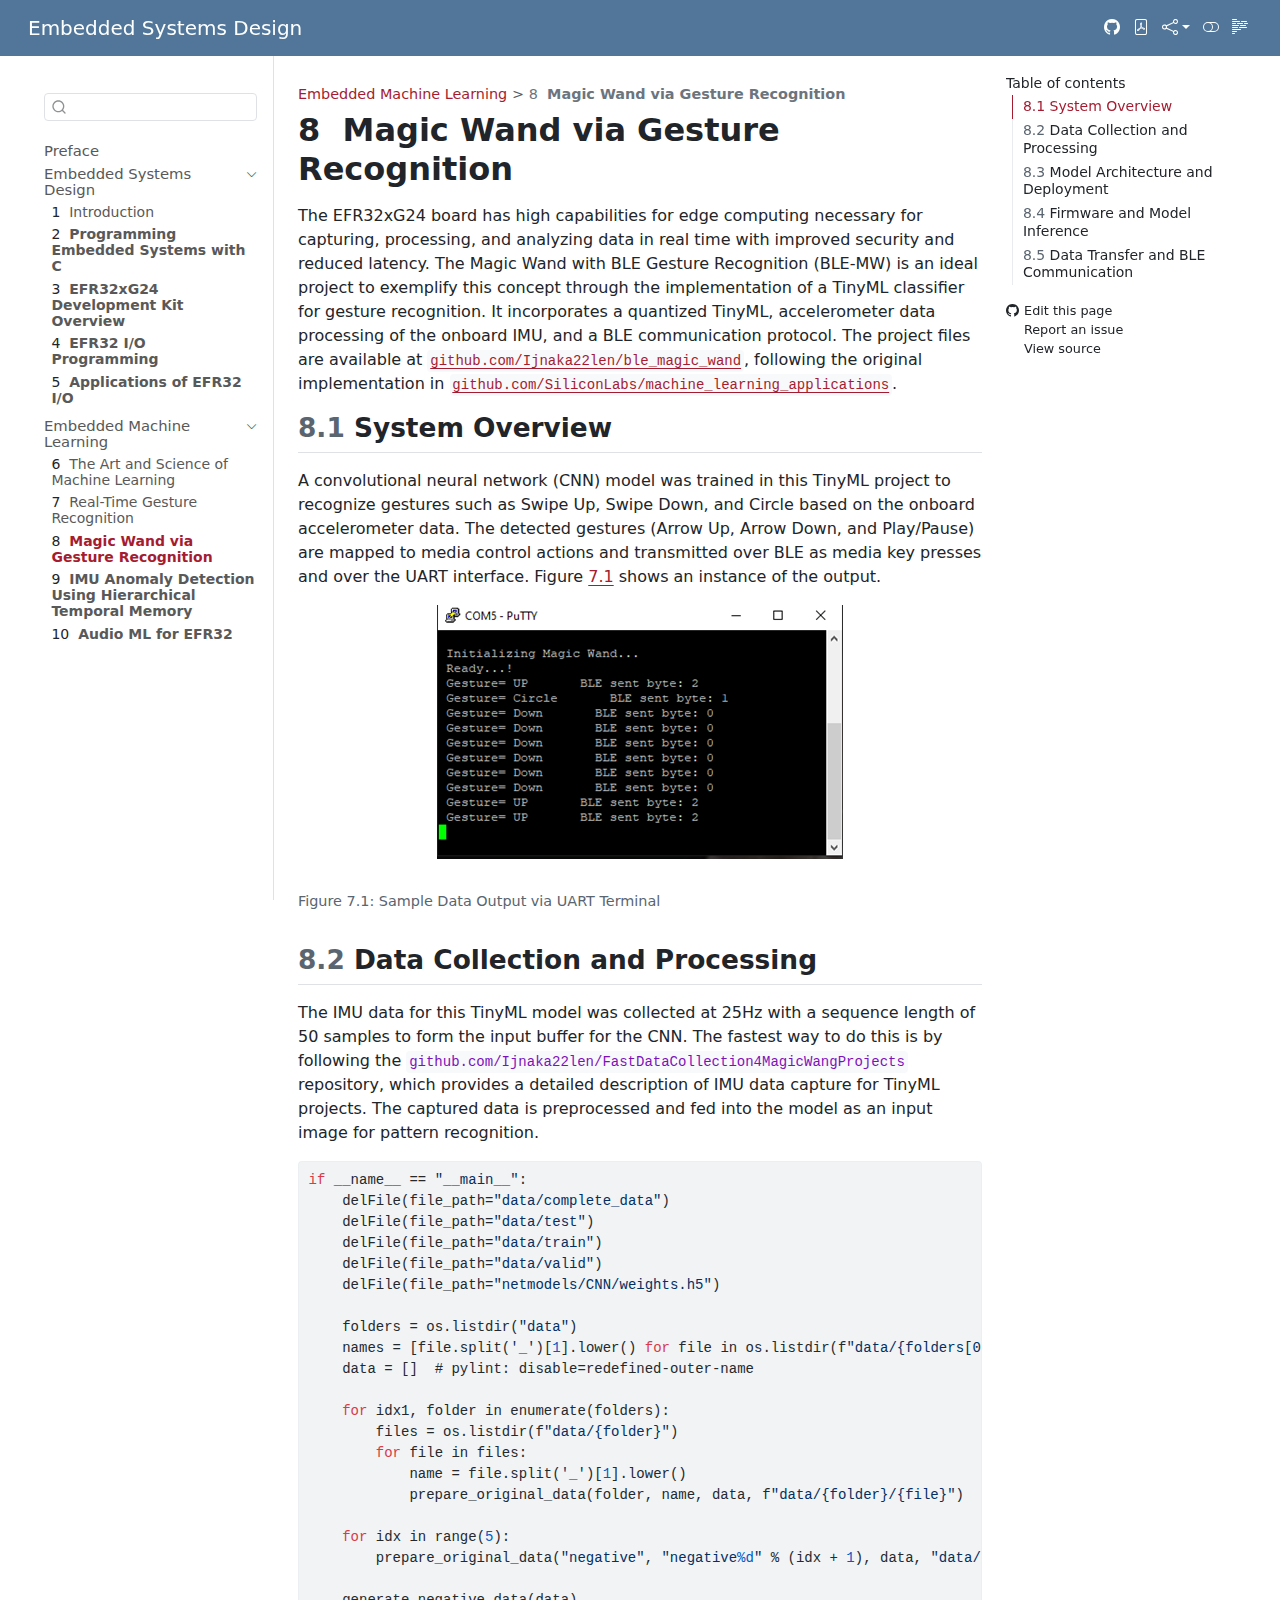
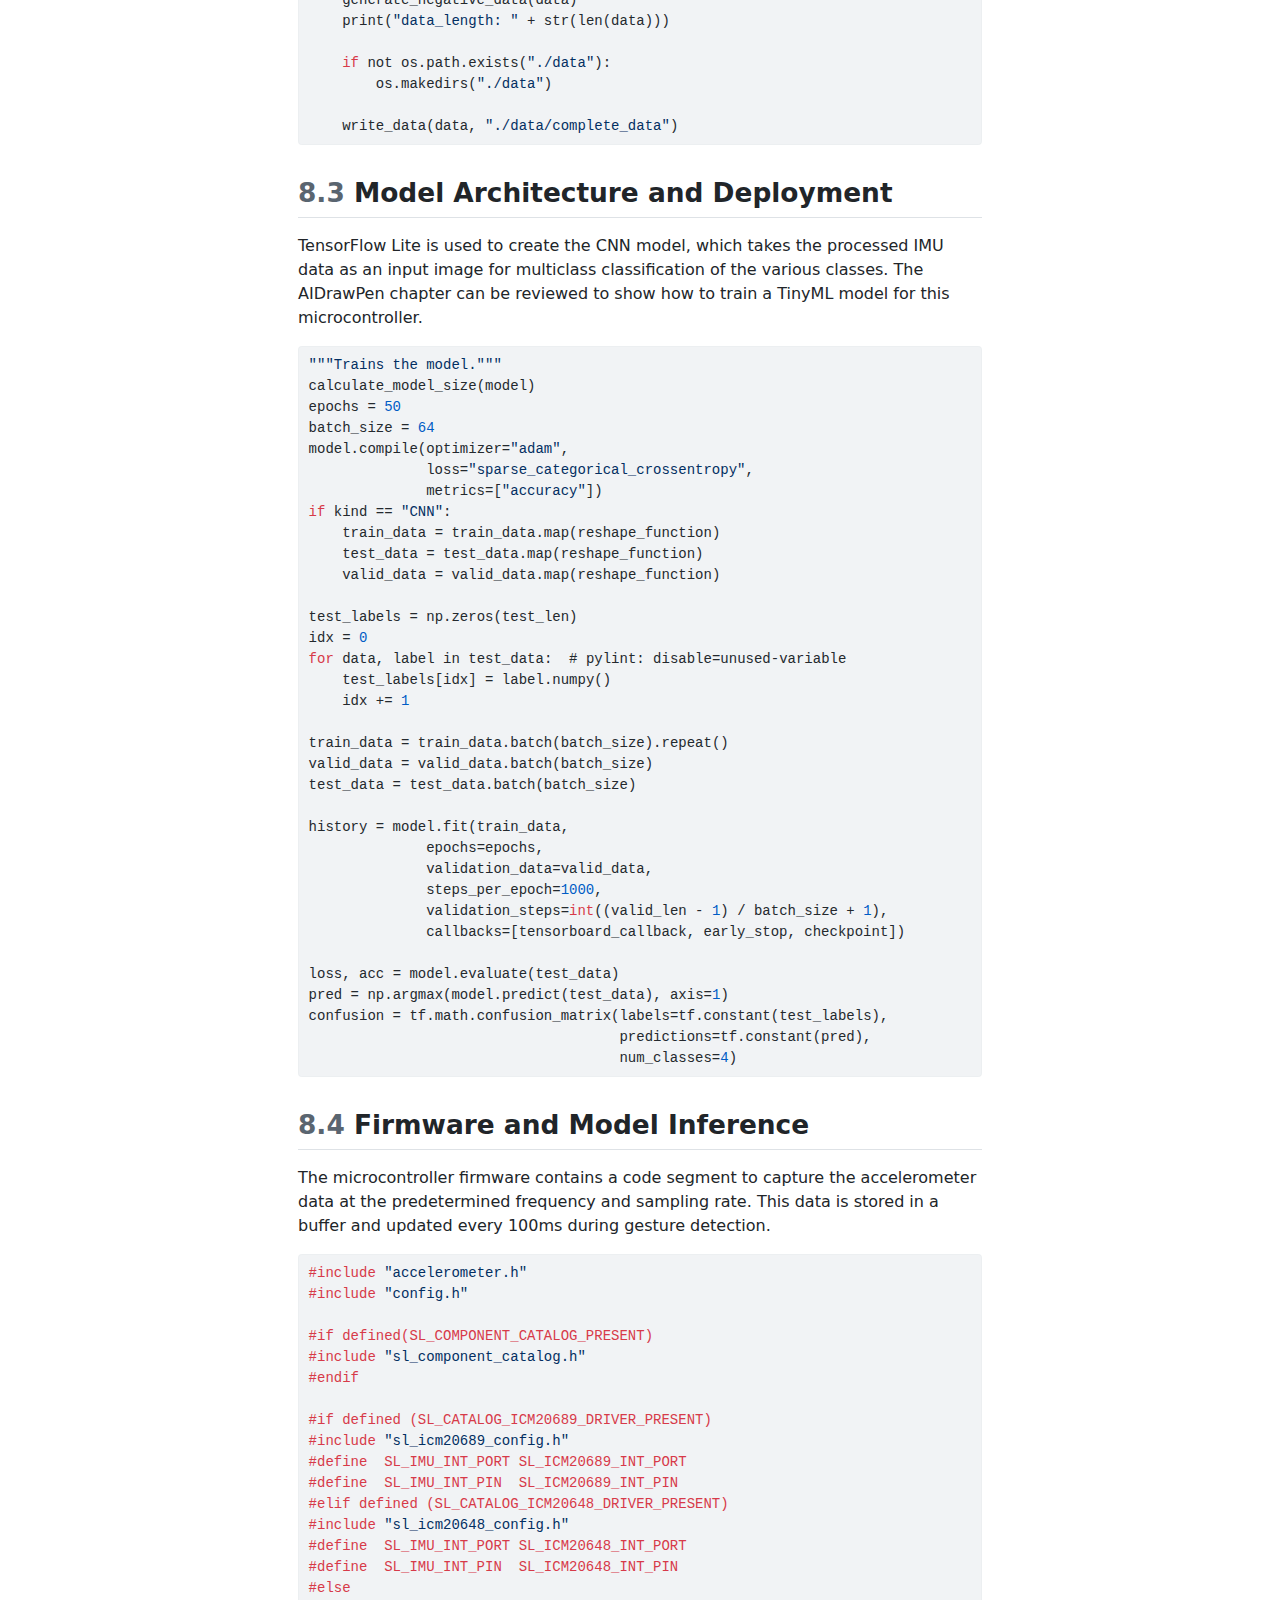
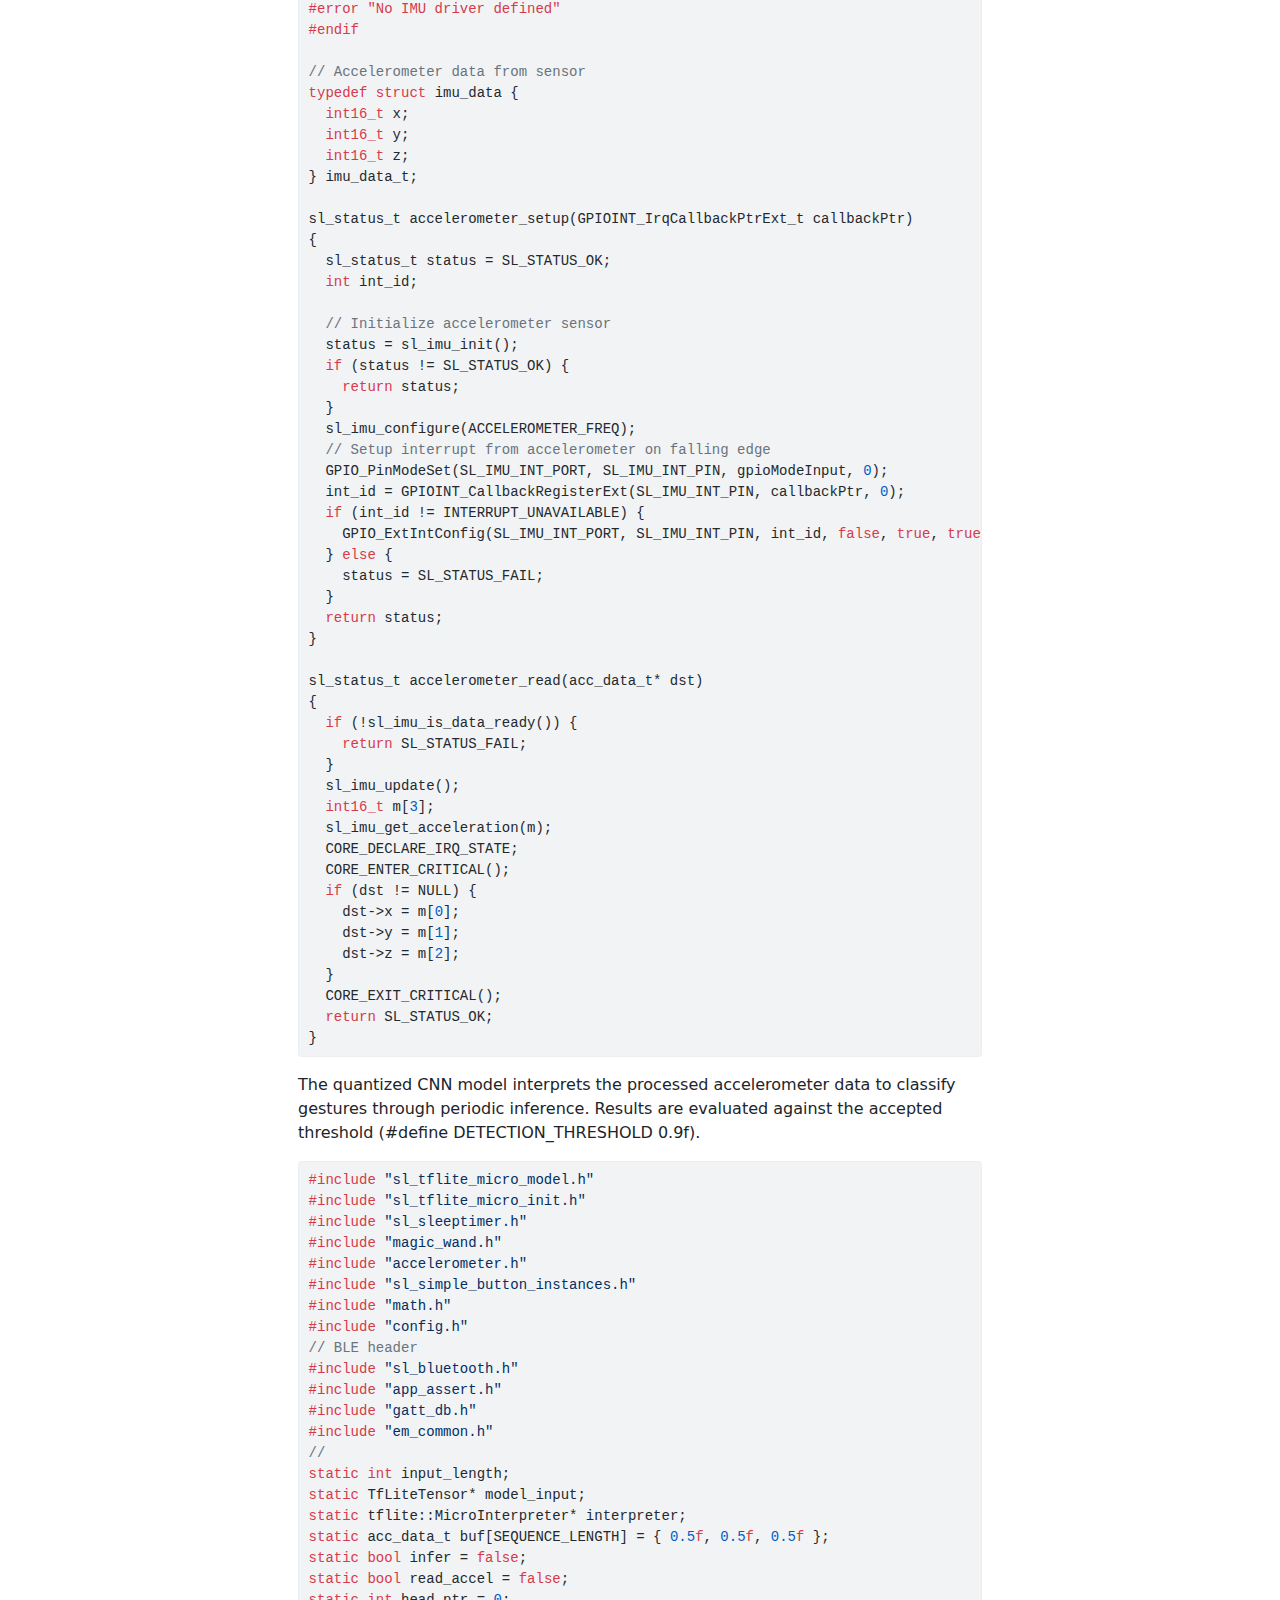
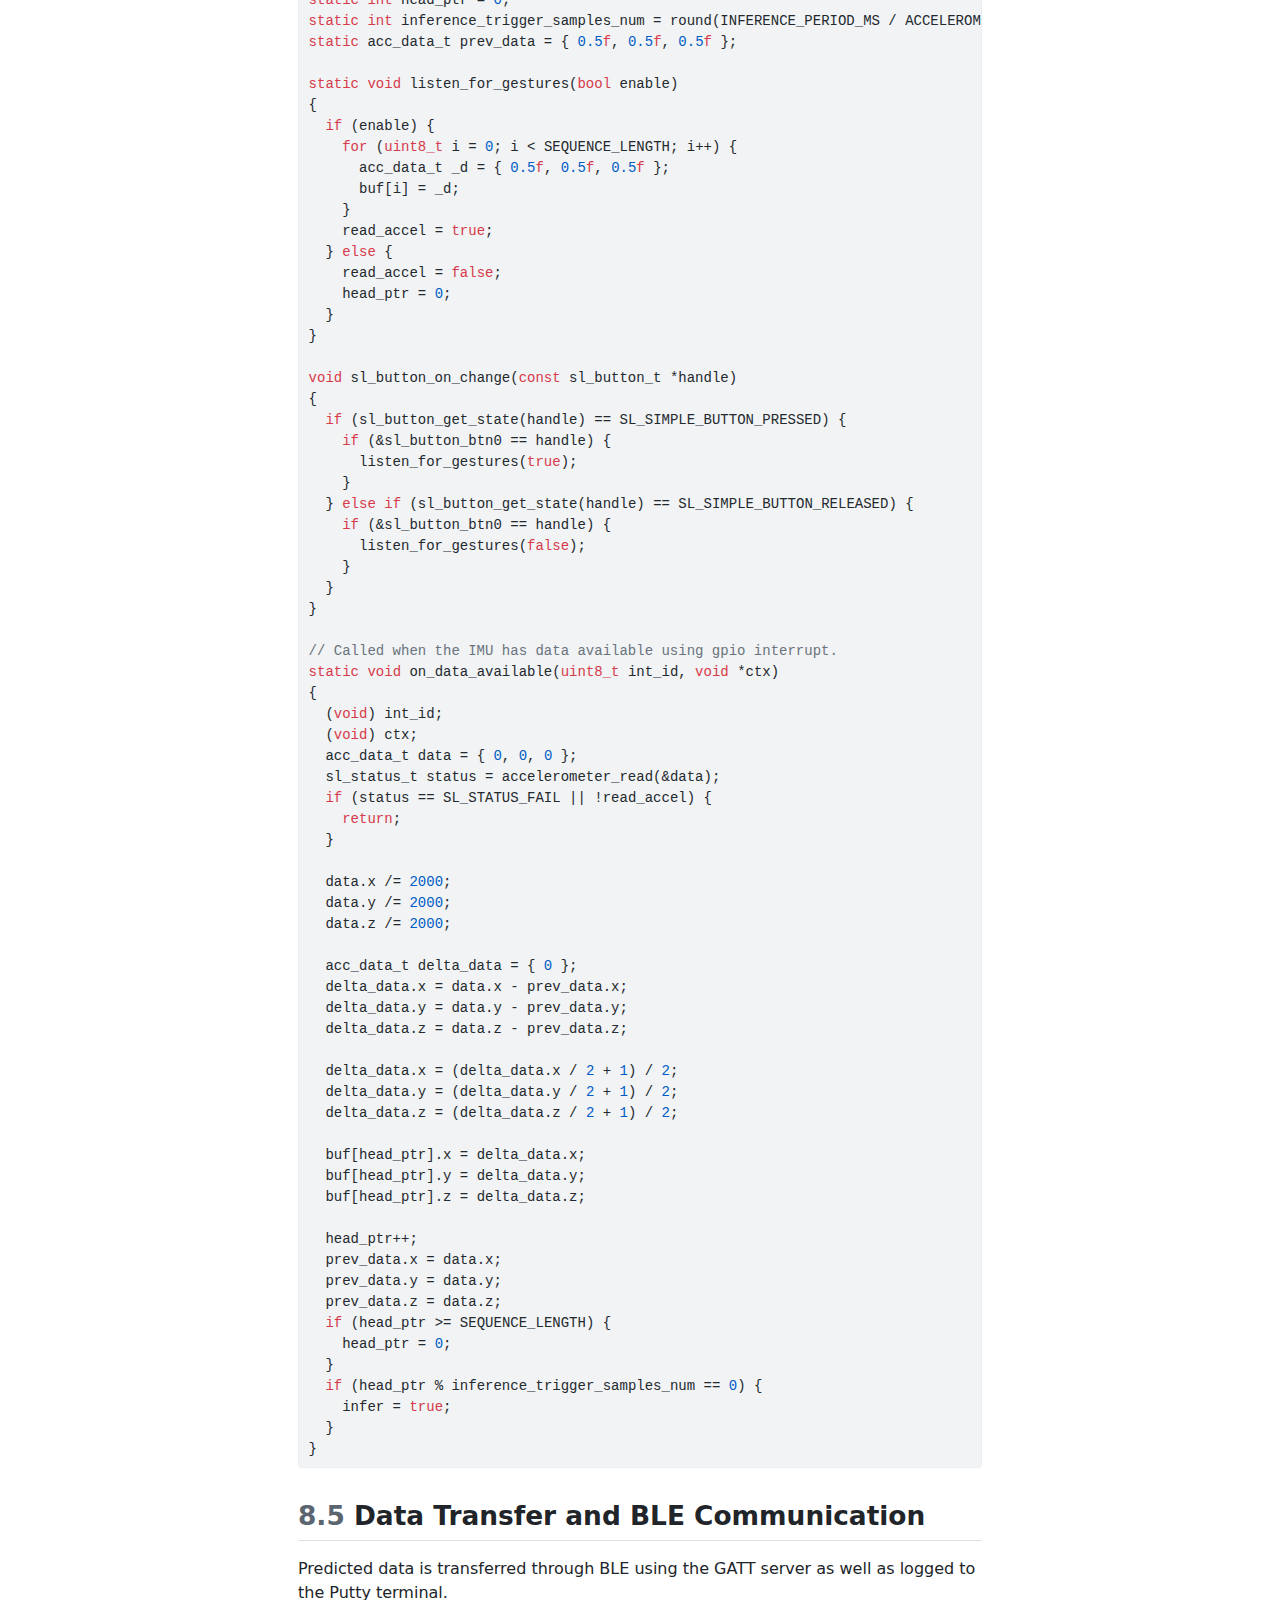
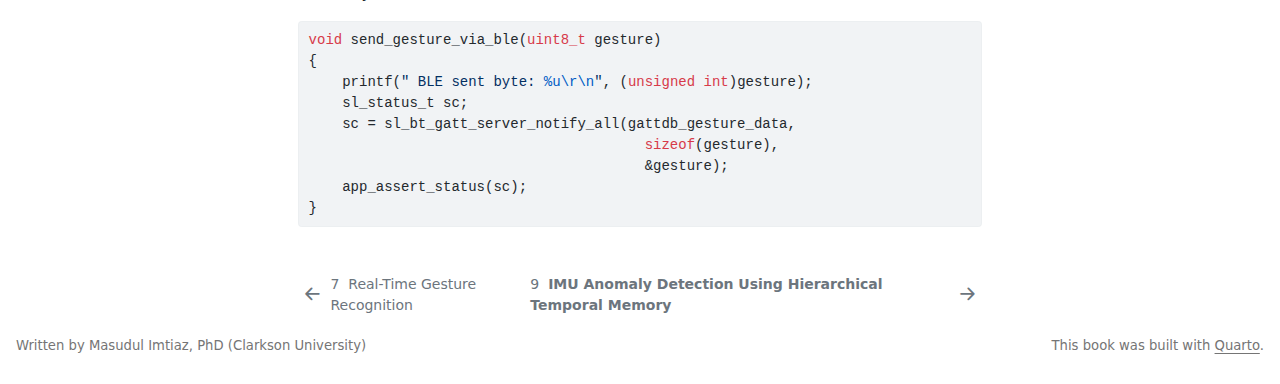
<file: contents/core/7_gesturerecog_magicwand.html>
<!DOCTYPE html>
<html xmlns="http://www.w3.org/1999/xhtml" lang="en" xml:lang="en"><head>

<meta charset="utf-8">
<meta name="generator" content="quarto-1.6.40">

<meta name="viewport" content="width=device-width, initial-scale=1.0, user-scalable=yes">


<title>8&nbsp; Magic Wand via Gesture Recognition – Embedded Systems Design</title>
<style>
code{white-space: pre-wrap;}
span.smallcaps{font-variant: small-caps;}
div.columns{display: flex; gap: min(4vw, 1.5em);}
div.column{flex: auto; overflow-x: auto;}
div.hanging-indent{margin-left: 1.5em; text-indent: -1.5em;}
ul.task-list{list-style: none;}
ul.task-list li input[type="checkbox"] {
  width: 0.8em;
  margin: 0 0.8em 0.2em -1em; /* quarto-specific, see https://github.com/quarto-dev/quarto-cli/issues/4556 */ 
  vertical-align: middle;
}
/* CSS for syntax highlighting */
pre > code.sourceCode { white-space: pre; position: relative; }
pre > code.sourceCode > span { line-height: 1.25; }
pre > code.sourceCode > span:empty { height: 1.2em; }
.sourceCode { overflow: visible; }
code.sourceCode > span { color: inherit; text-decoration: inherit; }
div.sourceCode { margin: 1em 0; }
pre.sourceCode { margin: 0; }
@media screen {
div.sourceCode { overflow: auto; }
}
@media print {
pre > code.sourceCode { white-space: pre-wrap; }
pre > code.sourceCode > span { display: inline-block; text-indent: -5em; padding-left: 5em; }
}
pre.numberSource code
  { counter-reset: source-line 0; }
pre.numberSource code > span
  { position: relative; left: -4em; counter-increment: source-line; }
pre.numberSource code > span > a:first-child::before
  { content: counter(source-line);
    position: relative; left: -1em; text-align: right; vertical-align: baseline;
    border: none; display: inline-block;
    -webkit-touch-callout: none; -webkit-user-select: none;
    -khtml-user-select: none; -moz-user-select: none;
    -ms-user-select: none; user-select: none;
    padding: 0 4px; width: 4em;
  }
pre.numberSource { margin-left: 3em;  padding-left: 4px; }
div.sourceCode
  {   }
@media screen {
pre > code.sourceCode > span > a:first-child::before { text-decoration: underline; }
}
</style>


<script src="../../site_libs/quarto-nav/quarto-nav.js"></script>
<script src="../../site_libs/quarto-nav/headroom.min.js"></script>
<script src="../../site_libs/clipboard/clipboard.min.js"></script>
<script src="../../site_libs/quarto-search/autocomplete.umd.js"></script>
<script src="../../site_libs/quarto-search/fuse.min.js"></script>
<script src="../../site_libs/quarto-search/quarto-search.js"></script>
<meta name="quarto:offset" content="../../">
<link href="../../contents/core/8_anomalydetection_htm.html" rel="next">
<link href="../../contents/core/6_gesturerecog_realtime.html" rel="prev">
<script src="../../site_libs/quarto-html/quarto.js"></script>
<script src="../../site_libs/quarto-html/popper.min.js"></script>
<script src="../../site_libs/quarto-html/tippy.umd.min.js"></script>
<script src="../../site_libs/quarto-html/anchor.min.js"></script>
<link href="../../site_libs/quarto-html/tippy.css" rel="stylesheet">
<link href="../../site_libs/quarto-html/quarto-syntax-highlighting-86daaaaad7353f9cc0c554efc1dd6d94.css" rel="stylesheet" class="quarto-color-scheme" id="quarto-text-highlighting-styles">
<link href="../../site_libs/quarto-html/quarto-syntax-highlighting-dark-f8dc6eab18fde03278982b0b35885446.css" rel="prefetch" class="quarto-color-scheme quarto-color-alternate" id="quarto-text-highlighting-styles">
<script src="../../site_libs/bootstrap/bootstrap.min.js"></script>
<link href="../../site_libs/bootstrap/bootstrap-icons.css" rel="stylesheet">
<link href="../../site_libs/bootstrap/bootstrap-b4fc4dddb6ec1a779f0a285a431e56d0.min.css" rel="stylesheet" append-hash="true" class="quarto-color-scheme" id="quarto-bootstrap" data-mode="light">
<link href="../../site_libs/bootstrap/bootstrap-dark-eae2d66f002e799350c2a60e45471621.min.css" rel="prefetch" append-hash="true" class="quarto-color-scheme quarto-color-alternate" id="quarto-bootstrap" data-mode="dark">
<script src="../../site_libs/quarto-contrib/glightbox/glightbox.min.js"></script>
<link href="../../site_libs/quarto-contrib/glightbox/glightbox.min.css" rel="stylesheet">
<link href="../../site_libs/quarto-contrib/glightbox/lightbox.css" rel="stylesheet">
<script id="quarto-search-options" type="application/json">{
  "location": "sidebar",
  "copy-button": false,
  "collapse-after": 3,
  "panel-placement": "start",
  "type": "textbox",
  "limit": 50,
  "keyboard-shortcut": [
    "~",
    "/"
  ],
  "language": {
    "search-no-results-text": "No results",
    "search-matching-documents-text": "matching documents",
    "search-copy-link-title": "Copy link to search",
    "search-hide-matches-text": "Hide additional matches",
    "search-more-match-text": "more match in this document",
    "search-more-matches-text": "more matches in this document",
    "search-clear-button-title": "Clear",
    "search-text-placeholder": "",
    "search-detached-cancel-button-title": "Cancel",
    "search-submit-button-title": "Submit",
    "search-label": "Search"
  }
}</script>


</head>

<body class="nav-sidebar floating nav-fixed">

<div id="quarto-search-results"></div>
  <header id="quarto-header" class="headroom fixed-top">
    <nav class="navbar navbar-expand-lg " data-bs-theme="dark">
      <div class="navbar-container container-fluid">
      <div class="navbar-brand-container mx-auto">
    <a class="navbar-brand" href="../../index.html">
    <span class="navbar-title">Embedded Systems Design</span>
    </a>
  </div>
        <div class="quarto-navbar-tools tools-wide tools-end">
    <a href="https://github.com/clarkson-edge/ee513_book" title="Source Code" class="quarto-navigation-tool px-1" aria-label="Source Code"><i class="bi bi-github"></i></a>
    <a href="../../Embedded-Systems-Design.pdf" title="Download PDF" class="quarto-navigation-tool px-1" aria-label="Download PDF"><i class="bi bi-file-pdf"></i></a>
    <div class="dropdown">
      <a href="" title="Share" id="quarto-navigation-tool-dropdown-0" class="quarto-navigation-tool dropdown-toggle px-1" data-bs-toggle="dropdown" aria-expanded="false" role="link" aria-label="Share"><i class="bi bi-share"></i></a>
      <ul class="dropdown-menu dropdown-menu-end" aria-labelledby="quarto-navigation-tool-dropdown-0">
          <li>
            <a class="dropdown-item quarto-navbar-tools-item" href="https://twitter.com/intent/tweet?url=|url|">
              <i class="bi bi-twitter pe-1"></i>
            Twitter
            </a>
          </li>
          <li>
            <a class="dropdown-item quarto-navbar-tools-item" href="https://www.facebook.com/sharer/sharer.php?u=|url|">
              <i class="bi bi-facebook pe-1"></i>
            Facebook
            </a>
          </li>
      </ul>
    </div>
  <a href="" class="quarto-color-scheme-toggle quarto-navigation-tool  px-1" onclick="window.quartoToggleColorScheme(); return false;" title="Toggle dark mode"><i class="bi"></i></a>
  <a href="" class="quarto-reader-toggle quarto-navigation-tool px-1" onclick="window.quartoToggleReader(); return false;" title="Toggle reader mode">
  <div class="quarto-reader-toggle-btn">
  <i class="bi"></i>
  </div>
</a>
</div>
      </div> <!-- /container-fluid -->
    </nav>
  <nav class="quarto-secondary-nav">
    <div class="container-fluid d-flex">
      <button type="button" class="quarto-btn-toggle btn" data-bs-toggle="collapse" role="button" data-bs-target=".quarto-sidebar-collapse-item" aria-controls="quarto-sidebar" aria-expanded="false" aria-label="Toggle sidebar navigation" onclick="if (window.quartoToggleHeadroom) { window.quartoToggleHeadroom(); }">
        <i class="bi bi-layout-text-sidebar-reverse"></i>
      </button>
        <nav class="quarto-page-breadcrumbs" aria-label="breadcrumb"><ol class="breadcrumb"><li class="breadcrumb-item"><a href="../../contents/core/10_ml_foundations.html">Embedded Machine Learning</a></li><li class="breadcrumb-item"><a href="../../contents/core/7_gesturerecog_magicwand.html"><span class="chapter-number">8</span>&nbsp; <span class="chapter-title"><strong>Magic Wand via Gesture Recognition</strong></span></a></li></ol></nav>
        <a class="flex-grow-1" role="navigation" data-bs-toggle="collapse" data-bs-target=".quarto-sidebar-collapse-item" aria-controls="quarto-sidebar" aria-expanded="false" aria-label="Toggle sidebar navigation" onclick="if (window.quartoToggleHeadroom) { window.quartoToggleHeadroom(); }">      
        </a>
      <button type="button" class="btn quarto-search-button" aria-label="Search" onclick="window.quartoOpenSearch();">
        <i class="bi bi-search"></i>
      </button>
    </div>
  </nav>
</header>
<!-- content -->
<div id="quarto-content" class="quarto-container page-columns page-rows-contents page-layout-article page-navbar">
<!-- sidebar -->
  <nav id="quarto-sidebar" class="sidebar collapse collapse-horizontal quarto-sidebar-collapse-item sidebar-navigation floating overflow-auto">
        <div class="mt-2 flex-shrink-0 align-items-center">
        <div class="sidebar-search">
        <div id="quarto-search" class="" title="Search"></div>
        </div>
        </div>
    <div class="sidebar-menu-container"> 
    <ul class="list-unstyled mt-1">
        <li class="sidebar-item">
  <div class="sidebar-item-container"> 
  <a href="../../index.html" class="sidebar-item-text sidebar-link">
 <span class="menu-text">Preface</span></a>
  </div>
</li>
        <li class="sidebar-item sidebar-item-section">
      <div class="sidebar-item-container"> 
            <a class="sidebar-item-text sidebar-link text-start" data-bs-toggle="collapse" data-bs-target="#quarto-sidebar-section-1" role="navigation" aria-expanded="true">
 <span class="menu-text">Embedded Systems Design</span></a>
          <a class="sidebar-item-toggle text-start" data-bs-toggle="collapse" data-bs-target="#quarto-sidebar-section-1" role="navigation" aria-expanded="true" aria-label="Toggle section">
            <i class="bi bi-chevron-right ms-2"></i>
          </a> 
      </div>
      <ul id="quarto-sidebar-section-1" class="collapse list-unstyled sidebar-section depth1 show">  
          <li class="sidebar-item">
  <div class="sidebar-item-container"> 
  <a href="../../contents/core/1_introduction.html" class="sidebar-item-text sidebar-link">
 <span class="menu-text"><span class="chapter-number">1</span>&nbsp; <span class="chapter-title">Introduction</span></span></a>
  </div>
</li>
          <li class="sidebar-item">
  <div class="sidebar-item-container"> 
  <a href="../../contents/core/2_programmingwithc.html" class="sidebar-item-text sidebar-link">
 <span class="menu-text"><span class="chapter-number">2</span>&nbsp; <span class="chapter-title"><strong>Programming Embedded Systems with C</strong></span></span></a>
  </div>
</li>
          <li class="sidebar-item">
  <div class="sidebar-item-container"> 
  <a href="../../contents/core/3_devkitoverview.html" class="sidebar-item-text sidebar-link">
 <span class="menu-text"><span class="chapter-number">3</span>&nbsp; <span class="chapter-title"><strong>EFR32xG24 Development Kit Overview</strong></span></span></a>
  </div>
</li>
          <li class="sidebar-item">
  <div class="sidebar-item-container"> 
  <a href="../../contents/core/4_efr32programming.html" class="sidebar-item-text sidebar-link">
 <span class="menu-text"><span class="chapter-number">4</span>&nbsp; <span class="chapter-title"><strong>EFR32 I/O Programming</strong></span></span></a>
  </div>
</li>
          <li class="sidebar-item">
  <div class="sidebar-item-container"> 
  <a href="../../contents/core/5_efr32applications.html" class="sidebar-item-text sidebar-link">
 <span class="menu-text"><span class="chapter-number">5</span>&nbsp; <span class="chapter-title"><strong>Applications of EFR32 I/O</strong></span></span></a>
  </div>
</li>
      </ul>
  </li>
        <li class="sidebar-item sidebar-item-section">
      <div class="sidebar-item-container"> 
            <a class="sidebar-item-text sidebar-link text-start" data-bs-toggle="collapse" data-bs-target="#quarto-sidebar-section-2" role="navigation" aria-expanded="true">
 <span class="menu-text">Embedded Machine Learning</span></a>
          <a class="sidebar-item-toggle text-start" data-bs-toggle="collapse" data-bs-target="#quarto-sidebar-section-2" role="navigation" aria-expanded="true" aria-label="Toggle section">
            <i class="bi bi-chevron-right ms-2"></i>
          </a> 
      </div>
      <ul id="quarto-sidebar-section-2" class="collapse list-unstyled sidebar-section depth1 show">  
          <li class="sidebar-item">
  <div class="sidebar-item-container"> 
  <a href="../../contents/core/10_ml_foundations.html" class="sidebar-item-text sidebar-link">
 <span class="menu-text"><span class="chapter-number">6</span>&nbsp; <span class="chapter-title">The Art and Science of Machine Learning</span></span></a>
  </div>
</li>
          <li class="sidebar-item">
  <div class="sidebar-item-container"> 
  <a href="../../contents/core/6_gesturerecog_realtime.html" class="sidebar-item-text sidebar-link">
 <span class="menu-text"><span class="chapter-number">7</span>&nbsp; <span class="chapter-title">Real-Time Gesture Recognition</span></span></a>
  </div>
</li>
          <li class="sidebar-item">
  <div class="sidebar-item-container"> 
  <a href="../../contents/core/7_gesturerecog_magicwand.html" class="sidebar-item-text sidebar-link active">
 <span class="menu-text"><span class="chapter-number">8</span>&nbsp; <span class="chapter-title"><strong>Magic Wand via Gesture Recognition</strong></span></span></a>
  </div>
</li>
          <li class="sidebar-item">
  <div class="sidebar-item-container"> 
  <a href="../../contents/core/8_anomalydetection_htm.html" class="sidebar-item-text sidebar-link">
 <span class="menu-text"><span class="chapter-number">9</span>&nbsp; <span class="chapter-title"><strong>IMU Anomaly Detection Using Hierarchical Temporal Memory</strong></span></span></a>
  </div>
</li>
          <li class="sidebar-item">
  <div class="sidebar-item-container"> 
  <a href="../../contents/core/9_audioml.html" class="sidebar-item-text sidebar-link">
 <span class="menu-text"><span class="chapter-number">10</span>&nbsp; <span class="chapter-title"><strong>Audio ML for EFR32</strong></span></span></a>
  </div>
</li>
      </ul>
  </li>
    </ul>
    </div>
</nav>
<div id="quarto-sidebar-glass" class="quarto-sidebar-collapse-item" data-bs-toggle="collapse" data-bs-target=".quarto-sidebar-collapse-item"></div>
<!-- margin-sidebar -->
    <div id="quarto-margin-sidebar" class="sidebar margin-sidebar">
        <nav id="TOC" role="doc-toc" class="toc-active">
    <h2 id="toc-title">Table of contents</h2>
   
  <ul>
  <li><a href="#system-overview" id="toc-system-overview" class="nav-link active" data-scroll-target="#system-overview"><span class="header-section-number">8.1</span> System Overview</a></li>
  <li><a href="#data-collection-and-processing" id="toc-data-collection-and-processing" class="nav-link" data-scroll-target="#data-collection-and-processing"><span class="header-section-number">8.2</span> Data Collection and Processing</a></li>
  <li><a href="#model-architecture-and-deployment" id="toc-model-architecture-and-deployment" class="nav-link" data-scroll-target="#model-architecture-and-deployment"><span class="header-section-number">8.3</span> Model Architecture and Deployment</a></li>
  <li><a href="#firmware-and-model-inference" id="toc-firmware-and-model-inference" class="nav-link" data-scroll-target="#firmware-and-model-inference"><span class="header-section-number">8.4</span> Firmware and Model Inference</a></li>
  <li><a href="#data-transfer-and-ble-communication" id="toc-data-transfer-and-ble-communication" class="nav-link" data-scroll-target="#data-transfer-and-ble-communication"><span class="header-section-number">8.5</span> Data Transfer and BLE Communication</a></li>
  </ul>
<div class="toc-actions"><ul><li><a href="https://github.com/clarkson-edge/ee513_book/edit/dev/contents/core/7_gesturerecog_magicwand.qmd" class="toc-action"><i class="bi bi-github"></i>Edit this page</a></li><li><a href="https://github.com/clarkson-edge/ee513_book/issues/new" class="toc-action"><i class="bi empty"></i>Report an issue</a></li><li><a href="https://github.com/clarkson-edge/ee513_book/blob/dev/contents/core/7_gesturerecog_magicwand.qmd" class="toc-action"><i class="bi empty"></i>View source</a></li></ul></div></nav>
    </div>
<!-- main -->
<main class="content" id="quarto-document-content">

<header id="title-block-header" class="quarto-title-block default"><nav class="quarto-page-breadcrumbs quarto-title-breadcrumbs d-none d-lg-block" aria-label="breadcrumb"><ol class="breadcrumb"><li class="breadcrumb-item"><a href="../../contents/core/10_ml_foundations.html">Embedded Machine Learning</a></li><li class="breadcrumb-item"><a href="../../contents/core/7_gesturerecog_magicwand.html"><span class="chapter-number">8</span>&nbsp; <span class="chapter-title"><strong>Magic Wand via Gesture Recognition</strong></span></a></li></ol></nav>
<div class="quarto-title">
<h1 class="title"><span class="chapter-number">8</span>&nbsp; <span class="chapter-title"><strong>Magic Wand via Gesture Recognition</strong></span></h1>
</div>



<div class="quarto-title-meta">

    
  
    
  </div>
  


</header>


<div class="chapterintro">
<p>The EFR32xG24 board has high capabilities for edge computing necessary for capturing, processing, and analyzing data in real time with improved security and reduced latency. The Magic Wand with BLE Gesture Recognition (BLE-MW) is an ideal project to exemplify this concept through the implementation of a TinyML classifier for gesture recognition. It incorporates a quantized TinyML, accelerometer data processing of the onboard IMU, and a BLE communication protocol. The project files are available at <a href="https://github.com/Ijnaka22len/ble_magic_wand"><code>github.com/Ijnaka22len/ble_magic_wand</code></a>, following the original implementation in <a href="https://github.com/SiliconLabs/machine_learning_applications/tree/main/application/imu/ble_magic_wand"><code>github.com/SiliconLabs/machine_learning_applications</code></a>.</p>
</div>
<section id="system-overview" class="level2" data-number="8.1">
<h2 data-number="8.1" class="anchored" data-anchor-id="system-overview"><span class="header-section-number">8.1</span> System Overview</h2>
<p>A convolutional neural network (CNN) model was trained in this TinyML project to recognize gestures such as Swipe Up, Swipe Down, and Circle based on the onboard accelerometer data. The detected gestures (Arrow Up, Arrow Down, and Play/Pause) are mapped to media control actions and transmitted over BLE as media key presses and over the UART interface. Figure&nbsp;<a href="#fig:output_instance" data-reference-type="ref" data-reference="fig:output_instance">7.1</a> shows an instance of the output.</p>
<div class="quarto-figure quarto-figure-center">
<figure class="figure">
<div class="quarto-figure quarto-figure-center">
<figure class="figure">
<p><a href="img/chapter7-uart-output.png" class="lightbox" data-gallery="quarto-lightbox-gallery-1" title="Figure 7.1: Sample Data Output via UART Terminal"><img src="img/chapter7-uart-output.png" class="img-fluid quarto-figure quarto-figure-center figure-img" alt="Figure 7.1: Sample Data Output via UART Terminal"></a></p>
</figure>
</div>
<figcaption>Figure 7.1: Sample Data Output via UART Terminal</figcaption>
</figure>
</div>
</section>
<section id="data-collection-and-processing" class="level2" data-number="8.2">
<h2 data-number="8.2" class="anchored" data-anchor-id="data-collection-and-processing"><span class="header-section-number">8.2</span> Data Collection and Processing</h2>
<p>The IMU data for this TinyML model was collected at 25Hz with a sequence length of 50 samples to form the input buffer for the CNN. The fastest way to do this is by following the <code>github.com/Ijnaka22len/FastDataCollection4MagicWangProjects</code> repository, which provides a detailed description of IMU data capture for TinyML projects. The captured data is preprocessed and fed into the model as an input image for pattern recognition.</p>
<div class="sourceCode" id="cb1"><pre class="sourceCode c code-with-copy"><code class="sourceCode c"><span id="cb1-1"><a href="#cb1-1" aria-hidden="true" tabindex="-1"></a><span class="cf">if</span> __name__ <span class="op">==</span> <span class="st">"__main__"</span><span class="op">:</span></span>
<span id="cb1-2"><a href="#cb1-2" aria-hidden="true" tabindex="-1"></a>    delFile<span class="op">(</span>file_path<span class="op">=</span><span class="st">"data/complete_data"</span><span class="op">)</span></span>
<span id="cb1-3"><a href="#cb1-3" aria-hidden="true" tabindex="-1"></a>    delFile<span class="op">(</span>file_path<span class="op">=</span><span class="st">"data/test"</span><span class="op">)</span></span>
<span id="cb1-4"><a href="#cb1-4" aria-hidden="true" tabindex="-1"></a>    delFile<span class="op">(</span>file_path<span class="op">=</span><span class="st">"data/train"</span><span class="op">)</span></span>
<span id="cb1-5"><a href="#cb1-5" aria-hidden="true" tabindex="-1"></a>    delFile<span class="op">(</span>file_path<span class="op">=</span><span class="st">"data/valid"</span><span class="op">)</span></span>
<span id="cb1-6"><a href="#cb1-6" aria-hidden="true" tabindex="-1"></a>    delFile<span class="op">(</span>file_path<span class="op">=</span><span class="st">"netmodels/CNN/weights.h5"</span><span class="op">)</span></span>
<span id="cb1-7"><a href="#cb1-7" aria-hidden="true" tabindex="-1"></a></span>
<span id="cb1-8"><a href="#cb1-8" aria-hidden="true" tabindex="-1"></a>    folders <span class="op">=</span> os<span class="op">.</span>listdir<span class="op">(</span><span class="st">"data"</span><span class="op">)</span></span>
<span id="cb1-9"><a href="#cb1-9" aria-hidden="true" tabindex="-1"></a>    names <span class="op">=</span> <span class="op">[</span>file<span class="op">.</span>split<span class="op">(</span><span class="ch">'_'</span><span class="op">)[</span><span class="dv">1</span><span class="op">].</span>lower<span class="op">()</span> <span class="cf">for</span> file in os<span class="op">.</span>listdir<span class="op">(</span>f<span class="st">"data/{folders[0]}"</span><span class="op">)]</span></span>
<span id="cb1-10"><a href="#cb1-10" aria-hidden="true" tabindex="-1"></a>    data <span class="op">=</span> <span class="op">[]</span>  # pylint<span class="op">:</span> disable<span class="op">=</span>redefined<span class="op">-</span>outer<span class="op">-</span>name</span>
<span id="cb1-11"><a href="#cb1-11" aria-hidden="true" tabindex="-1"></a></span>
<span id="cb1-12"><a href="#cb1-12" aria-hidden="true" tabindex="-1"></a>    <span class="cf">for</span> idx1<span class="op">,</span> folder in enumerate<span class="op">(</span>folders<span class="op">):</span></span>
<span id="cb1-13"><a href="#cb1-13" aria-hidden="true" tabindex="-1"></a>        files <span class="op">=</span> os<span class="op">.</span>listdir<span class="op">(</span>f<span class="st">"data/{folder}"</span><span class="op">)</span></span>
<span id="cb1-14"><a href="#cb1-14" aria-hidden="true" tabindex="-1"></a>        <span class="cf">for</span> file in files<span class="op">:</span></span>
<span id="cb1-15"><a href="#cb1-15" aria-hidden="true" tabindex="-1"></a>            name <span class="op">=</span> file<span class="op">.</span>split<span class="op">(</span><span class="ch">'_'</span><span class="op">)[</span><span class="dv">1</span><span class="op">].</span>lower<span class="op">()</span></span>
<span id="cb1-16"><a href="#cb1-16" aria-hidden="true" tabindex="-1"></a>            prepare_original_data<span class="op">(</span>folder<span class="op">,</span> name<span class="op">,</span> data<span class="op">,</span> f<span class="st">"data/{folder}/{file}"</span><span class="op">)</span></span>
<span id="cb1-17"><a href="#cb1-17" aria-hidden="true" tabindex="-1"></a></span>
<span id="cb1-18"><a href="#cb1-18" aria-hidden="true" tabindex="-1"></a>    <span class="cf">for</span> idx in range<span class="op">(</span><span class="dv">5</span><span class="op">):</span></span>
<span id="cb1-19"><a href="#cb1-19" aria-hidden="true" tabindex="-1"></a>        prepare_original_data<span class="op">(</span><span class="st">"negative"</span><span class="op">,</span> <span class="st">"negative</span><span class="sc">%d</span><span class="st">"</span> <span class="op">%</span> <span class="op">(</span>idx <span class="op">+</span> <span class="dv">1</span><span class="op">),</span> data<span class="op">,</span> <span class="st">"data/negative/negative_</span><span class="sc">%d</span><span class="st">.txt"</span> <span class="op">%</span> <span class="op">(</span>idx <span class="op">+</span> <span class="dv">1</span><span class="op">))</span></span>
<span id="cb1-20"><a href="#cb1-20" aria-hidden="true" tabindex="-1"></a>    </span>
<span id="cb1-21"><a href="#cb1-21" aria-hidden="true" tabindex="-1"></a>    generate_negative_data<span class="op">(</span>data<span class="op">)</span></span>
<span id="cb1-22"><a href="#cb1-22" aria-hidden="true" tabindex="-1"></a>    print<span class="op">(</span><span class="st">"data_length: "</span> <span class="op">+</span> str<span class="op">(</span>len<span class="op">(</span>data<span class="op">)))</span></span>
<span id="cb1-23"><a href="#cb1-23" aria-hidden="true" tabindex="-1"></a></span>
<span id="cb1-24"><a href="#cb1-24" aria-hidden="true" tabindex="-1"></a>    <span class="cf">if</span> not os<span class="op">.</span>path<span class="op">.</span>exists<span class="op">(</span><span class="st">"./data"</span><span class="op">):</span></span>
<span id="cb1-25"><a href="#cb1-25" aria-hidden="true" tabindex="-1"></a>        os<span class="op">.</span>makedirs<span class="op">(</span><span class="st">"./data"</span><span class="op">)</span></span>
<span id="cb1-26"><a href="#cb1-26" aria-hidden="true" tabindex="-1"></a>    </span>
<span id="cb1-27"><a href="#cb1-27" aria-hidden="true" tabindex="-1"></a>    write_data<span class="op">(</span>data<span class="op">,</span> <span class="st">"./data/complete_data"</span><span class="op">)</span></span></code><button title="Copy to Clipboard" class="code-copy-button"><i class="bi"></i></button></pre></div>
</section>
<section id="model-architecture-and-deployment" class="level2" data-number="8.3">
<h2 data-number="8.3" class="anchored" data-anchor-id="model-architecture-and-deployment"><span class="header-section-number">8.3</span> Model Architecture and Deployment</h2>
<p>TensorFlow Lite is used to create the CNN model, which takes the processed IMU data as an input image for multiclass classification of the various classes. The AIDrawPen chapter can be reviewed to show how to train a TinyML model for this microcontroller.</p>
<div class="sourceCode" id="cb2"><pre class="sourceCode c code-with-copy"><code class="sourceCode c"><span id="cb2-1"><a href="#cb2-1" aria-hidden="true" tabindex="-1"></a><span class="st">"""Trains the model."""</span></span>
<span id="cb2-2"><a href="#cb2-2" aria-hidden="true" tabindex="-1"></a>calculate_model_size<span class="op">(</span>model<span class="op">)</span></span>
<span id="cb2-3"><a href="#cb2-3" aria-hidden="true" tabindex="-1"></a>epochs <span class="op">=</span> <span class="dv">50</span></span>
<span id="cb2-4"><a href="#cb2-4" aria-hidden="true" tabindex="-1"></a>batch_size <span class="op">=</span> <span class="dv">64</span></span>
<span id="cb2-5"><a href="#cb2-5" aria-hidden="true" tabindex="-1"></a>model<span class="op">.</span>compile<span class="op">(</span>optimizer<span class="op">=</span><span class="st">"adam"</span><span class="op">,</span></span>
<span id="cb2-6"><a href="#cb2-6" aria-hidden="true" tabindex="-1"></a>              loss<span class="op">=</span><span class="st">"sparse_categorical_crossentropy"</span><span class="op">,</span></span>
<span id="cb2-7"><a href="#cb2-7" aria-hidden="true" tabindex="-1"></a>              metrics<span class="op">=[</span><span class="st">"accuracy"</span><span class="op">])</span></span>
<span id="cb2-8"><a href="#cb2-8" aria-hidden="true" tabindex="-1"></a><span class="cf">if</span> kind <span class="op">==</span> <span class="st">"CNN"</span><span class="op">:</span></span>
<span id="cb2-9"><a href="#cb2-9" aria-hidden="true" tabindex="-1"></a>    train_data <span class="op">=</span> train_data<span class="op">.</span>map<span class="op">(</span>reshape_function<span class="op">)</span></span>
<span id="cb2-10"><a href="#cb2-10" aria-hidden="true" tabindex="-1"></a>    test_data <span class="op">=</span> test_data<span class="op">.</span>map<span class="op">(</span>reshape_function<span class="op">)</span></span>
<span id="cb2-11"><a href="#cb2-11" aria-hidden="true" tabindex="-1"></a>    valid_data <span class="op">=</span> valid_data<span class="op">.</span>map<span class="op">(</span>reshape_function<span class="op">)</span></span>
<span id="cb2-12"><a href="#cb2-12" aria-hidden="true" tabindex="-1"></a></span>
<span id="cb2-13"><a href="#cb2-13" aria-hidden="true" tabindex="-1"></a>test_labels <span class="op">=</span> np<span class="op">.</span>zeros<span class="op">(</span>test_len<span class="op">)</span></span>
<span id="cb2-14"><a href="#cb2-14" aria-hidden="true" tabindex="-1"></a>idx <span class="op">=</span> <span class="dv">0</span></span>
<span id="cb2-15"><a href="#cb2-15" aria-hidden="true" tabindex="-1"></a><span class="cf">for</span> data<span class="op">,</span> label in test_data<span class="op">:</span>  # pylint<span class="op">:</span> disable<span class="op">=</span>unused<span class="op">-</span>variable</span>
<span id="cb2-16"><a href="#cb2-16" aria-hidden="true" tabindex="-1"></a>    test_labels<span class="op">[</span>idx<span class="op">]</span> <span class="op">=</span> label<span class="op">.</span>numpy<span class="op">()</span></span>
<span id="cb2-17"><a href="#cb2-17" aria-hidden="true" tabindex="-1"></a>    idx <span class="op">+=</span> <span class="dv">1</span></span>
<span id="cb2-18"><a href="#cb2-18" aria-hidden="true" tabindex="-1"></a></span>
<span id="cb2-19"><a href="#cb2-19" aria-hidden="true" tabindex="-1"></a>train_data <span class="op">=</span> train_data<span class="op">.</span>batch<span class="op">(</span>batch_size<span class="op">).</span>repeat<span class="op">()</span></span>
<span id="cb2-20"><a href="#cb2-20" aria-hidden="true" tabindex="-1"></a>valid_data <span class="op">=</span> valid_data<span class="op">.</span>batch<span class="op">(</span>batch_size<span class="op">)</span></span>
<span id="cb2-21"><a href="#cb2-21" aria-hidden="true" tabindex="-1"></a>test_data <span class="op">=</span> test_data<span class="op">.</span>batch<span class="op">(</span>batch_size<span class="op">)</span></span>
<span id="cb2-22"><a href="#cb2-22" aria-hidden="true" tabindex="-1"></a></span>
<span id="cb2-23"><a href="#cb2-23" aria-hidden="true" tabindex="-1"></a>history <span class="op">=</span> model<span class="op">.</span>fit<span class="op">(</span>train_data<span class="op">,</span></span>
<span id="cb2-24"><a href="#cb2-24" aria-hidden="true" tabindex="-1"></a>              epochs<span class="op">=</span>epochs<span class="op">,</span></span>
<span id="cb2-25"><a href="#cb2-25" aria-hidden="true" tabindex="-1"></a>              validation_data<span class="op">=</span>valid_data<span class="op">,</span></span>
<span id="cb2-26"><a href="#cb2-26" aria-hidden="true" tabindex="-1"></a>              steps_per_epoch<span class="op">=</span><span class="dv">1000</span><span class="op">,</span></span>
<span id="cb2-27"><a href="#cb2-27" aria-hidden="true" tabindex="-1"></a>              validation_steps<span class="op">=</span><span class="dt">int</span><span class="op">((</span>valid_len <span class="op">-</span> <span class="dv">1</span><span class="op">)</span> <span class="op">/</span> batch_size <span class="op">+</span> <span class="dv">1</span><span class="op">),</span></span>
<span id="cb2-28"><a href="#cb2-28" aria-hidden="true" tabindex="-1"></a>              callbacks<span class="op">=[</span>tensorboard_callback<span class="op">,</span> early_stop<span class="op">,</span> checkpoint<span class="op">])</span></span>
<span id="cb2-29"><a href="#cb2-29" aria-hidden="true" tabindex="-1"></a></span>
<span id="cb2-30"><a href="#cb2-30" aria-hidden="true" tabindex="-1"></a>loss<span class="op">,</span> acc <span class="op">=</span> model<span class="op">.</span>evaluate<span class="op">(</span>test_data<span class="op">)</span></span>
<span id="cb2-31"><a href="#cb2-31" aria-hidden="true" tabindex="-1"></a>pred <span class="op">=</span> np<span class="op">.</span>argmax<span class="op">(</span>model<span class="op">.</span>predict<span class="op">(</span>test_data<span class="op">),</span> axis<span class="op">=</span><span class="dv">1</span><span class="op">)</span></span>
<span id="cb2-32"><a href="#cb2-32" aria-hidden="true" tabindex="-1"></a>confusion <span class="op">=</span> tf<span class="op">.</span>math<span class="op">.</span>confusion_matrix<span class="op">(</span>labels<span class="op">=</span>tf<span class="op">.</span>constant<span class="op">(</span>test_labels<span class="op">),</span></span>
<span id="cb2-33"><a href="#cb2-33" aria-hidden="true" tabindex="-1"></a>                                     predictions<span class="op">=</span>tf<span class="op">.</span>constant<span class="op">(</span>pred<span class="op">),</span></span>
<span id="cb2-34"><a href="#cb2-34" aria-hidden="true" tabindex="-1"></a>                                     num_classes<span class="op">=</span><span class="dv">4</span><span class="op">)</span></span></code><button title="Copy to Clipboard" class="code-copy-button"><i class="bi"></i></button></pre></div>
</section>
<section id="firmware-and-model-inference" class="level2" data-number="8.4">
<h2 data-number="8.4" class="anchored" data-anchor-id="firmware-and-model-inference"><span class="header-section-number">8.4</span> Firmware and Model Inference</h2>
<p>The microcontroller firmware contains a code segment to capture the accelerometer data at the predetermined frequency and sampling rate. This data is stored in a buffer and updated every 100ms during gesture detection.</p>
<div class="sourceCode" id="cb3"><pre class="sourceCode c code-with-copy"><code class="sourceCode c"><span id="cb3-1"><a href="#cb3-1" aria-hidden="true" tabindex="-1"></a><span class="pp">#include </span><span class="im">"accelerometer.h"</span></span>
<span id="cb3-2"><a href="#cb3-2" aria-hidden="true" tabindex="-1"></a><span class="pp">#include </span><span class="im">"config.h"</span></span>
<span id="cb3-3"><a href="#cb3-3" aria-hidden="true" tabindex="-1"></a></span>
<span id="cb3-4"><a href="#cb3-4" aria-hidden="true" tabindex="-1"></a><span class="pp">#if defined(SL_COMPONENT_CATALOG_PRESENT)</span></span>
<span id="cb3-5"><a href="#cb3-5" aria-hidden="true" tabindex="-1"></a><span class="pp">#include </span><span class="im">"sl_component_catalog.h"</span></span>
<span id="cb3-6"><a href="#cb3-6" aria-hidden="true" tabindex="-1"></a><span class="pp">#endif</span></span>
<span id="cb3-7"><a href="#cb3-7" aria-hidden="true" tabindex="-1"></a></span>
<span id="cb3-8"><a href="#cb3-8" aria-hidden="true" tabindex="-1"></a><span class="pp">#if defined (SL_CATALOG_ICM20689_DRIVER_PRESENT)</span></span>
<span id="cb3-9"><a href="#cb3-9" aria-hidden="true" tabindex="-1"></a><span class="pp">#include </span><span class="im">"sl_icm20689_config.h"</span></span>
<span id="cb3-10"><a href="#cb3-10" aria-hidden="true" tabindex="-1"></a><span class="pp">#define  SL_IMU_INT_PORT SL_ICM20689_INT_PORT</span></span>
<span id="cb3-11"><a href="#cb3-11" aria-hidden="true" tabindex="-1"></a><span class="pp">#define  SL_IMU_INT_PIN  SL_ICM20689_INT_PIN</span></span>
<span id="cb3-12"><a href="#cb3-12" aria-hidden="true" tabindex="-1"></a><span class="pp">#elif defined (SL_CATALOG_ICM20648_DRIVER_PRESENT)</span></span>
<span id="cb3-13"><a href="#cb3-13" aria-hidden="true" tabindex="-1"></a><span class="pp">#include </span><span class="im">"sl_icm20648_config.h"</span></span>
<span id="cb3-14"><a href="#cb3-14" aria-hidden="true" tabindex="-1"></a><span class="pp">#define  SL_IMU_INT_PORT SL_ICM20648_INT_PORT</span></span>
<span id="cb3-15"><a href="#cb3-15" aria-hidden="true" tabindex="-1"></a><span class="pp">#define  SL_IMU_INT_PIN  SL_ICM20648_INT_PIN</span></span>
<span id="cb3-16"><a href="#cb3-16" aria-hidden="true" tabindex="-1"></a><span class="pp">#else</span></span>
<span id="cb3-17"><a href="#cb3-17" aria-hidden="true" tabindex="-1"></a><span class="pp">#error "No IMU driver defined"</span></span>
<span id="cb3-18"><a href="#cb3-18" aria-hidden="true" tabindex="-1"></a><span class="pp">#endif</span></span>
<span id="cb3-19"><a href="#cb3-19" aria-hidden="true" tabindex="-1"></a></span>
<span id="cb3-20"><a href="#cb3-20" aria-hidden="true" tabindex="-1"></a><span class="co">// Accelerometer data from sensor</span></span>
<span id="cb3-21"><a href="#cb3-21" aria-hidden="true" tabindex="-1"></a><span class="kw">typedef</span> <span class="kw">struct</span> imu_data <span class="op">{</span></span>
<span id="cb3-22"><a href="#cb3-22" aria-hidden="true" tabindex="-1"></a>  <span class="dt">int16_t</span> x<span class="op">;</span></span>
<span id="cb3-23"><a href="#cb3-23" aria-hidden="true" tabindex="-1"></a>  <span class="dt">int16_t</span> y<span class="op">;</span></span>
<span id="cb3-24"><a href="#cb3-24" aria-hidden="true" tabindex="-1"></a>  <span class="dt">int16_t</span> z<span class="op">;</span></span>
<span id="cb3-25"><a href="#cb3-25" aria-hidden="true" tabindex="-1"></a><span class="op">}</span> imu_data_t<span class="op">;</span></span>
<span id="cb3-26"><a href="#cb3-26" aria-hidden="true" tabindex="-1"></a></span>
<span id="cb3-27"><a href="#cb3-27" aria-hidden="true" tabindex="-1"></a>sl_status_t accelerometer_setup<span class="op">(</span>GPIOINT_IrqCallbackPtrExt_t callbackPtr<span class="op">)</span></span>
<span id="cb3-28"><a href="#cb3-28" aria-hidden="true" tabindex="-1"></a><span class="op">{</span></span>
<span id="cb3-29"><a href="#cb3-29" aria-hidden="true" tabindex="-1"></a>  sl_status_t status <span class="op">=</span> SL_STATUS_OK<span class="op">;</span></span>
<span id="cb3-30"><a href="#cb3-30" aria-hidden="true" tabindex="-1"></a>  <span class="dt">int</span> int_id<span class="op">;</span></span>
<span id="cb3-31"><a href="#cb3-31" aria-hidden="true" tabindex="-1"></a></span>
<span id="cb3-32"><a href="#cb3-32" aria-hidden="true" tabindex="-1"></a>  <span class="co">// Initialize accelerometer sensor</span></span>
<span id="cb3-33"><a href="#cb3-33" aria-hidden="true" tabindex="-1"></a>  status <span class="op">=</span> sl_imu_init<span class="op">();</span></span>
<span id="cb3-34"><a href="#cb3-34" aria-hidden="true" tabindex="-1"></a>  <span class="cf">if</span> <span class="op">(</span>status <span class="op">!=</span> SL_STATUS_OK<span class="op">)</span> <span class="op">{</span></span>
<span id="cb3-35"><a href="#cb3-35" aria-hidden="true" tabindex="-1"></a>    <span class="cf">return</span> status<span class="op">;</span></span>
<span id="cb3-36"><a href="#cb3-36" aria-hidden="true" tabindex="-1"></a>  <span class="op">}</span></span>
<span id="cb3-37"><a href="#cb3-37" aria-hidden="true" tabindex="-1"></a>  sl_imu_configure<span class="op">(</span>ACCELEROMETER_FREQ<span class="op">);</span></span>
<span id="cb3-38"><a href="#cb3-38" aria-hidden="true" tabindex="-1"></a>  <span class="co">// Setup interrupt from accelerometer on falling edge</span></span>
<span id="cb3-39"><a href="#cb3-39" aria-hidden="true" tabindex="-1"></a>  GPIO_PinModeSet<span class="op">(</span>SL_IMU_INT_PORT<span class="op">,</span> SL_IMU_INT_PIN<span class="op">,</span> gpioModeInput<span class="op">,</span> <span class="dv">0</span><span class="op">);</span></span>
<span id="cb3-40"><a href="#cb3-40" aria-hidden="true" tabindex="-1"></a>  int_id <span class="op">=</span> GPIOINT_CallbackRegisterExt<span class="op">(</span>SL_IMU_INT_PIN<span class="op">,</span> callbackPtr<span class="op">,</span> <span class="dv">0</span><span class="op">);</span></span>
<span id="cb3-41"><a href="#cb3-41" aria-hidden="true" tabindex="-1"></a>  <span class="cf">if</span> <span class="op">(</span>int_id <span class="op">!=</span> INTERRUPT_UNAVAILABLE<span class="op">)</span> <span class="op">{</span></span>
<span id="cb3-42"><a href="#cb3-42" aria-hidden="true" tabindex="-1"></a>    GPIO_ExtIntConfig<span class="op">(</span>SL_IMU_INT_PORT<span class="op">,</span> SL_IMU_INT_PIN<span class="op">,</span> int_id<span class="op">,</span> <span class="kw">false</span><span class="op">,</span> <span class="kw">true</span><span class="op">,</span> <span class="kw">true</span><span class="op">);</span></span>
<span id="cb3-43"><a href="#cb3-43" aria-hidden="true" tabindex="-1"></a>  <span class="op">}</span> <span class="cf">else</span> <span class="op">{</span></span>
<span id="cb3-44"><a href="#cb3-44" aria-hidden="true" tabindex="-1"></a>    status <span class="op">=</span> SL_STATUS_FAIL<span class="op">;</span></span>
<span id="cb3-45"><a href="#cb3-45" aria-hidden="true" tabindex="-1"></a>  <span class="op">}</span></span>
<span id="cb3-46"><a href="#cb3-46" aria-hidden="true" tabindex="-1"></a>  <span class="cf">return</span> status<span class="op">;</span></span>
<span id="cb3-47"><a href="#cb3-47" aria-hidden="true" tabindex="-1"></a><span class="op">}</span></span>
<span id="cb3-48"><a href="#cb3-48" aria-hidden="true" tabindex="-1"></a></span>
<span id="cb3-49"><a href="#cb3-49" aria-hidden="true" tabindex="-1"></a>sl_status_t accelerometer_read<span class="op">(</span>acc_data_t<span class="op">*</span> dst<span class="op">)</span></span>
<span id="cb3-50"><a href="#cb3-50" aria-hidden="true" tabindex="-1"></a><span class="op">{</span></span>
<span id="cb3-51"><a href="#cb3-51" aria-hidden="true" tabindex="-1"></a>  <span class="cf">if</span> <span class="op">(!</span>sl_imu_is_data_ready<span class="op">())</span> <span class="op">{</span></span>
<span id="cb3-52"><a href="#cb3-52" aria-hidden="true" tabindex="-1"></a>    <span class="cf">return</span> SL_STATUS_FAIL<span class="op">;</span></span>
<span id="cb3-53"><a href="#cb3-53" aria-hidden="true" tabindex="-1"></a>  <span class="op">}</span></span>
<span id="cb3-54"><a href="#cb3-54" aria-hidden="true" tabindex="-1"></a>  sl_imu_update<span class="op">();</span></span>
<span id="cb3-55"><a href="#cb3-55" aria-hidden="true" tabindex="-1"></a>  <span class="dt">int16_t</span> m<span class="op">[</span><span class="dv">3</span><span class="op">];</span></span>
<span id="cb3-56"><a href="#cb3-56" aria-hidden="true" tabindex="-1"></a>  sl_imu_get_acceleration<span class="op">(</span>m<span class="op">);</span></span>
<span id="cb3-57"><a href="#cb3-57" aria-hidden="true" tabindex="-1"></a>  CORE_DECLARE_IRQ_STATE<span class="op">;</span></span>
<span id="cb3-58"><a href="#cb3-58" aria-hidden="true" tabindex="-1"></a>  CORE_ENTER_CRITICAL<span class="op">();</span></span>
<span id="cb3-59"><a href="#cb3-59" aria-hidden="true" tabindex="-1"></a>  <span class="cf">if</span> <span class="op">(</span>dst <span class="op">!=</span> NULL<span class="op">)</span> <span class="op">{</span></span>
<span id="cb3-60"><a href="#cb3-60" aria-hidden="true" tabindex="-1"></a>    dst<span class="op">-&gt;</span>x <span class="op">=</span> m<span class="op">[</span><span class="dv">0</span><span class="op">];</span></span>
<span id="cb3-61"><a href="#cb3-61" aria-hidden="true" tabindex="-1"></a>    dst<span class="op">-&gt;</span>y <span class="op">=</span> m<span class="op">[</span><span class="dv">1</span><span class="op">];</span></span>
<span id="cb3-62"><a href="#cb3-62" aria-hidden="true" tabindex="-1"></a>    dst<span class="op">-&gt;</span>z <span class="op">=</span> m<span class="op">[</span><span class="dv">2</span><span class="op">];</span></span>
<span id="cb3-63"><a href="#cb3-63" aria-hidden="true" tabindex="-1"></a>  <span class="op">}</span></span>
<span id="cb3-64"><a href="#cb3-64" aria-hidden="true" tabindex="-1"></a>  CORE_EXIT_CRITICAL<span class="op">();</span></span>
<span id="cb3-65"><a href="#cb3-65" aria-hidden="true" tabindex="-1"></a>  <span class="cf">return</span> SL_STATUS_OK<span class="op">;</span></span>
<span id="cb3-66"><a href="#cb3-66" aria-hidden="true" tabindex="-1"></a><span class="op">}</span></span></code><button title="Copy to Clipboard" class="code-copy-button"><i class="bi"></i></button></pre></div>
<p>The quantized CNN model interprets the processed accelerometer data to classify gestures through periodic inference. Results are evaluated against the accepted threshold (#define DETECTION_THRESHOLD 0.9f).</p>
<div class="sourceCode" id="cb4"><pre class="sourceCode c code-with-copy"><code class="sourceCode c"><span id="cb4-1"><a href="#cb4-1" aria-hidden="true" tabindex="-1"></a><span class="pp">#include </span><span class="im">"sl_tflite_micro_model.h"</span></span>
<span id="cb4-2"><a href="#cb4-2" aria-hidden="true" tabindex="-1"></a><span class="pp">#include </span><span class="im">"sl_tflite_micro_init.h"</span></span>
<span id="cb4-3"><a href="#cb4-3" aria-hidden="true" tabindex="-1"></a><span class="pp">#include </span><span class="im">"sl_sleeptimer.h"</span></span>
<span id="cb4-4"><a href="#cb4-4" aria-hidden="true" tabindex="-1"></a><span class="pp">#include </span><span class="im">"magic_wand.h"</span></span>
<span id="cb4-5"><a href="#cb4-5" aria-hidden="true" tabindex="-1"></a><span class="pp">#include </span><span class="im">"accelerometer.h"</span></span>
<span id="cb4-6"><a href="#cb4-6" aria-hidden="true" tabindex="-1"></a><span class="pp">#include </span><span class="im">"sl_simple_button_instances.h"</span></span>
<span id="cb4-7"><a href="#cb4-7" aria-hidden="true" tabindex="-1"></a><span class="pp">#include </span><span class="im">"math.h"</span></span>
<span id="cb4-8"><a href="#cb4-8" aria-hidden="true" tabindex="-1"></a><span class="pp">#include </span><span class="im">"config.h"</span></span>
<span id="cb4-9"><a href="#cb4-9" aria-hidden="true" tabindex="-1"></a><span class="co">// BLE header</span></span>
<span id="cb4-10"><a href="#cb4-10" aria-hidden="true" tabindex="-1"></a><span class="pp">#include </span><span class="im">"sl_bluetooth.h"</span></span>
<span id="cb4-11"><a href="#cb4-11" aria-hidden="true" tabindex="-1"></a><span class="pp">#include </span><span class="im">"app_assert.h"</span></span>
<span id="cb4-12"><a href="#cb4-12" aria-hidden="true" tabindex="-1"></a><span class="pp">#include </span><span class="im">"gatt_db.h"</span></span>
<span id="cb4-13"><a href="#cb4-13" aria-hidden="true" tabindex="-1"></a><span class="pp">#include </span><span class="im">"em_common.h"</span></span>
<span id="cb4-14"><a href="#cb4-14" aria-hidden="true" tabindex="-1"></a><span class="co">//</span></span>
<span id="cb4-15"><a href="#cb4-15" aria-hidden="true" tabindex="-1"></a><span class="dt">static</span> <span class="dt">int</span> input_length<span class="op">;</span></span>
<span id="cb4-16"><a href="#cb4-16" aria-hidden="true" tabindex="-1"></a><span class="dt">static</span> TfLiteTensor<span class="op">*</span> model_input<span class="op">;</span></span>
<span id="cb4-17"><a href="#cb4-17" aria-hidden="true" tabindex="-1"></a><span class="dt">static</span> tflite<span class="op">::</span>MicroInterpreter<span class="op">*</span> interpreter<span class="op">;</span></span>
<span id="cb4-18"><a href="#cb4-18" aria-hidden="true" tabindex="-1"></a><span class="dt">static</span> acc_data_t buf<span class="op">[</span>SEQUENCE_LENGTH<span class="op">]</span> <span class="op">=</span> <span class="op">{</span> <span class="fl">0.5</span><span class="bu">f</span><span class="op">,</span> <span class="fl">0.5</span><span class="bu">f</span><span class="op">,</span> <span class="fl">0.5</span><span class="bu">f</span> <span class="op">};</span></span>
<span id="cb4-19"><a href="#cb4-19" aria-hidden="true" tabindex="-1"></a><span class="dt">static</span> <span class="dt">bool</span> infer <span class="op">=</span> <span class="kw">false</span><span class="op">;</span></span>
<span id="cb4-20"><a href="#cb4-20" aria-hidden="true" tabindex="-1"></a><span class="dt">static</span> <span class="dt">bool</span> read_accel <span class="op">=</span> <span class="kw">false</span><span class="op">;</span></span>
<span id="cb4-21"><a href="#cb4-21" aria-hidden="true" tabindex="-1"></a><span class="dt">static</span> <span class="dt">int</span> head_ptr <span class="op">=</span> <span class="dv">0</span><span class="op">;</span></span>
<span id="cb4-22"><a href="#cb4-22" aria-hidden="true" tabindex="-1"></a><span class="dt">static</span> <span class="dt">int</span> inference_trigger_samples_num <span class="op">=</span> round<span class="op">(</span>INFERENCE_PERIOD_MS <span class="op">/</span> ACCELEROMETER_FREQ<span class="op">);</span></span>
<span id="cb4-23"><a href="#cb4-23" aria-hidden="true" tabindex="-1"></a><span class="dt">static</span> acc_data_t prev_data <span class="op">=</span> <span class="op">{</span> <span class="fl">0.5</span><span class="bu">f</span><span class="op">,</span> <span class="fl">0.5</span><span class="bu">f</span><span class="op">,</span> <span class="fl">0.5</span><span class="bu">f</span> <span class="op">};</span></span>
<span id="cb4-24"><a href="#cb4-24" aria-hidden="true" tabindex="-1"></a></span>
<span id="cb4-25"><a href="#cb4-25" aria-hidden="true" tabindex="-1"></a><span class="dt">static</span> <span class="dt">void</span> listen_for_gestures<span class="op">(</span><span class="dt">bool</span> enable<span class="op">)</span></span>
<span id="cb4-26"><a href="#cb4-26" aria-hidden="true" tabindex="-1"></a><span class="op">{</span></span>
<span id="cb4-27"><a href="#cb4-27" aria-hidden="true" tabindex="-1"></a>  <span class="cf">if</span> <span class="op">(</span>enable<span class="op">)</span> <span class="op">{</span></span>
<span id="cb4-28"><a href="#cb4-28" aria-hidden="true" tabindex="-1"></a>    <span class="cf">for</span> <span class="op">(</span><span class="dt">uint8_t</span> i <span class="op">=</span> <span class="dv">0</span><span class="op">;</span> i <span class="op">&lt;</span> SEQUENCE_LENGTH<span class="op">;</span> i<span class="op">++)</span> <span class="op">{</span></span>
<span id="cb4-29"><a href="#cb4-29" aria-hidden="true" tabindex="-1"></a>      acc_data_t _d <span class="op">=</span> <span class="op">{</span> <span class="fl">0.5</span><span class="bu">f</span><span class="op">,</span> <span class="fl">0.5</span><span class="bu">f</span><span class="op">,</span> <span class="fl">0.5</span><span class="bu">f</span> <span class="op">};</span></span>
<span id="cb4-30"><a href="#cb4-30" aria-hidden="true" tabindex="-1"></a>      buf<span class="op">[</span>i<span class="op">]</span> <span class="op">=</span> _d<span class="op">;</span></span>
<span id="cb4-31"><a href="#cb4-31" aria-hidden="true" tabindex="-1"></a>    <span class="op">}</span></span>
<span id="cb4-32"><a href="#cb4-32" aria-hidden="true" tabindex="-1"></a>    read_accel <span class="op">=</span> <span class="kw">true</span><span class="op">;</span></span>
<span id="cb4-33"><a href="#cb4-33" aria-hidden="true" tabindex="-1"></a>  <span class="op">}</span> <span class="cf">else</span> <span class="op">{</span></span>
<span id="cb4-34"><a href="#cb4-34" aria-hidden="true" tabindex="-1"></a>    read_accel <span class="op">=</span> <span class="kw">false</span><span class="op">;</span></span>
<span id="cb4-35"><a href="#cb4-35" aria-hidden="true" tabindex="-1"></a>    head_ptr <span class="op">=</span> <span class="dv">0</span><span class="op">;</span></span>
<span id="cb4-36"><a href="#cb4-36" aria-hidden="true" tabindex="-1"></a>  <span class="op">}</span></span>
<span id="cb4-37"><a href="#cb4-37" aria-hidden="true" tabindex="-1"></a><span class="op">}</span></span>
<span id="cb4-38"><a href="#cb4-38" aria-hidden="true" tabindex="-1"></a></span>
<span id="cb4-39"><a href="#cb4-39" aria-hidden="true" tabindex="-1"></a><span class="dt">void</span> sl_button_on_change<span class="op">(</span><span class="dt">const</span> sl_button_t <span class="op">*</span>handle<span class="op">)</span></span>
<span id="cb4-40"><a href="#cb4-40" aria-hidden="true" tabindex="-1"></a><span class="op">{</span></span>
<span id="cb4-41"><a href="#cb4-41" aria-hidden="true" tabindex="-1"></a>  <span class="cf">if</span> <span class="op">(</span>sl_button_get_state<span class="op">(</span>handle<span class="op">)</span> <span class="op">==</span> SL_SIMPLE_BUTTON_PRESSED<span class="op">)</span> <span class="op">{</span></span>
<span id="cb4-42"><a href="#cb4-42" aria-hidden="true" tabindex="-1"></a>    <span class="cf">if</span> <span class="op">(&amp;</span>sl_button_btn0 <span class="op">==</span> handle<span class="op">)</span> <span class="op">{</span></span>
<span id="cb4-43"><a href="#cb4-43" aria-hidden="true" tabindex="-1"></a>      listen_for_gestures<span class="op">(</span><span class="kw">true</span><span class="op">);</span></span>
<span id="cb4-44"><a href="#cb4-44" aria-hidden="true" tabindex="-1"></a>    <span class="op">}</span></span>
<span id="cb4-45"><a href="#cb4-45" aria-hidden="true" tabindex="-1"></a>  <span class="op">}</span> <span class="cf">else</span> <span class="cf">if</span> <span class="op">(</span>sl_button_get_state<span class="op">(</span>handle<span class="op">)</span> <span class="op">==</span> SL_SIMPLE_BUTTON_RELEASED<span class="op">)</span> <span class="op">{</span></span>
<span id="cb4-46"><a href="#cb4-46" aria-hidden="true" tabindex="-1"></a>    <span class="cf">if</span> <span class="op">(&amp;</span>sl_button_btn0 <span class="op">==</span> handle<span class="op">)</span> <span class="op">{</span></span>
<span id="cb4-47"><a href="#cb4-47" aria-hidden="true" tabindex="-1"></a>      listen_for_gestures<span class="op">(</span><span class="kw">false</span><span class="op">);</span></span>
<span id="cb4-48"><a href="#cb4-48" aria-hidden="true" tabindex="-1"></a>    <span class="op">}</span></span>
<span id="cb4-49"><a href="#cb4-49" aria-hidden="true" tabindex="-1"></a>  <span class="op">}</span></span>
<span id="cb4-50"><a href="#cb4-50" aria-hidden="true" tabindex="-1"></a><span class="op">}</span></span>
<span id="cb4-51"><a href="#cb4-51" aria-hidden="true" tabindex="-1"></a></span>
<span id="cb4-52"><a href="#cb4-52" aria-hidden="true" tabindex="-1"></a><span class="co">// Called when the IMU has data available using gpio interrupt.</span></span>
<span id="cb4-53"><a href="#cb4-53" aria-hidden="true" tabindex="-1"></a><span class="dt">static</span> <span class="dt">void</span> on_data_available<span class="op">(</span><span class="dt">uint8_t</span> int_id<span class="op">,</span> <span class="dt">void</span> <span class="op">*</span>ctx<span class="op">)</span></span>
<span id="cb4-54"><a href="#cb4-54" aria-hidden="true" tabindex="-1"></a><span class="op">{</span></span>
<span id="cb4-55"><a href="#cb4-55" aria-hidden="true" tabindex="-1"></a>  <span class="op">(</span><span class="dt">void</span><span class="op">)</span> int_id<span class="op">;</span></span>
<span id="cb4-56"><a href="#cb4-56" aria-hidden="true" tabindex="-1"></a>  <span class="op">(</span><span class="dt">void</span><span class="op">)</span> ctx<span class="op">;</span></span>
<span id="cb4-57"><a href="#cb4-57" aria-hidden="true" tabindex="-1"></a>  acc_data_t data <span class="op">=</span> <span class="op">{</span> <span class="dv">0</span><span class="op">,</span> <span class="dv">0</span><span class="op">,</span> <span class="dv">0</span> <span class="op">};</span></span>
<span id="cb4-58"><a href="#cb4-58" aria-hidden="true" tabindex="-1"></a>  sl_status_t status <span class="op">=</span> accelerometer_read<span class="op">(&amp;</span>data<span class="op">);</span></span>
<span id="cb4-59"><a href="#cb4-59" aria-hidden="true" tabindex="-1"></a>  <span class="cf">if</span> <span class="op">(</span>status <span class="op">==</span> SL_STATUS_FAIL <span class="op">||</span> <span class="op">!</span>read_accel<span class="op">)</span> <span class="op">{</span></span>
<span id="cb4-60"><a href="#cb4-60" aria-hidden="true" tabindex="-1"></a>    <span class="cf">return</span><span class="op">;</span></span>
<span id="cb4-61"><a href="#cb4-61" aria-hidden="true" tabindex="-1"></a>  <span class="op">}</span></span>
<span id="cb4-62"><a href="#cb4-62" aria-hidden="true" tabindex="-1"></a></span>
<span id="cb4-63"><a href="#cb4-63" aria-hidden="true" tabindex="-1"></a>  data<span class="op">.</span>x <span class="op">/=</span> <span class="dv">2000</span><span class="op">;</span></span>
<span id="cb4-64"><a href="#cb4-64" aria-hidden="true" tabindex="-1"></a>  data<span class="op">.</span>y <span class="op">/=</span> <span class="dv">2000</span><span class="op">;</span></span>
<span id="cb4-65"><a href="#cb4-65" aria-hidden="true" tabindex="-1"></a>  data<span class="op">.</span>z <span class="op">/=</span> <span class="dv">2000</span><span class="op">;</span></span>
<span id="cb4-66"><a href="#cb4-66" aria-hidden="true" tabindex="-1"></a></span>
<span id="cb4-67"><a href="#cb4-67" aria-hidden="true" tabindex="-1"></a>  acc_data_t delta_data <span class="op">=</span> <span class="op">{</span> <span class="dv">0</span> <span class="op">};</span></span>
<span id="cb4-68"><a href="#cb4-68" aria-hidden="true" tabindex="-1"></a>  delta_data<span class="op">.</span>x <span class="op">=</span> data<span class="op">.</span>x <span class="op">-</span> prev_data<span class="op">.</span>x<span class="op">;</span></span>
<span id="cb4-69"><a href="#cb4-69" aria-hidden="true" tabindex="-1"></a>  delta_data<span class="op">.</span>y <span class="op">=</span> data<span class="op">.</span>y <span class="op">-</span> prev_data<span class="op">.</span>y<span class="op">;</span></span>
<span id="cb4-70"><a href="#cb4-70" aria-hidden="true" tabindex="-1"></a>  delta_data<span class="op">.</span>z <span class="op">=</span> data<span class="op">.</span>z <span class="op">-</span> prev_data<span class="op">.</span>z<span class="op">;</span></span>
<span id="cb4-71"><a href="#cb4-71" aria-hidden="true" tabindex="-1"></a></span>
<span id="cb4-72"><a href="#cb4-72" aria-hidden="true" tabindex="-1"></a>  delta_data<span class="op">.</span>x <span class="op">=</span> <span class="op">(</span>delta_data<span class="op">.</span>x <span class="op">/</span> <span class="dv">2</span> <span class="op">+</span> <span class="dv">1</span><span class="op">)</span> <span class="op">/</span> <span class="dv">2</span><span class="op">;</span></span>
<span id="cb4-73"><a href="#cb4-73" aria-hidden="true" tabindex="-1"></a>  delta_data<span class="op">.</span>y <span class="op">=</span> <span class="op">(</span>delta_data<span class="op">.</span>y <span class="op">/</span> <span class="dv">2</span> <span class="op">+</span> <span class="dv">1</span><span class="op">)</span> <span class="op">/</span> <span class="dv">2</span><span class="op">;</span></span>
<span id="cb4-74"><a href="#cb4-74" aria-hidden="true" tabindex="-1"></a>  delta_data<span class="op">.</span>z <span class="op">=</span> <span class="op">(</span>delta_data<span class="op">.</span>z <span class="op">/</span> <span class="dv">2</span> <span class="op">+</span> <span class="dv">1</span><span class="op">)</span> <span class="op">/</span> <span class="dv">2</span><span class="op">;</span></span>
<span id="cb4-75"><a href="#cb4-75" aria-hidden="true" tabindex="-1"></a></span>
<span id="cb4-76"><a href="#cb4-76" aria-hidden="true" tabindex="-1"></a>  buf<span class="op">[</span>head_ptr<span class="op">].</span>x <span class="op">=</span> delta_data<span class="op">.</span>x<span class="op">;</span></span>
<span id="cb4-77"><a href="#cb4-77" aria-hidden="true" tabindex="-1"></a>  buf<span class="op">[</span>head_ptr<span class="op">].</span>y <span class="op">=</span> delta_data<span class="op">.</span>y<span class="op">;</span></span>
<span id="cb4-78"><a href="#cb4-78" aria-hidden="true" tabindex="-1"></a>  buf<span class="op">[</span>head_ptr<span class="op">].</span>z <span class="op">=</span> delta_data<span class="op">.</span>z<span class="op">;</span></span>
<span id="cb4-79"><a href="#cb4-79" aria-hidden="true" tabindex="-1"></a></span>
<span id="cb4-80"><a href="#cb4-80" aria-hidden="true" tabindex="-1"></a>  head_ptr<span class="op">++;</span></span>
<span id="cb4-81"><a href="#cb4-81" aria-hidden="true" tabindex="-1"></a>  prev_data<span class="op">.</span>x <span class="op">=</span> data<span class="op">.</span>x<span class="op">;</span></span>
<span id="cb4-82"><a href="#cb4-82" aria-hidden="true" tabindex="-1"></a>  prev_data<span class="op">.</span>y <span class="op">=</span> data<span class="op">.</span>y<span class="op">;</span></span>
<span id="cb4-83"><a href="#cb4-83" aria-hidden="true" tabindex="-1"></a>  prev_data<span class="op">.</span>z <span class="op">=</span> data<span class="op">.</span>z<span class="op">;</span></span>
<span id="cb4-84"><a href="#cb4-84" aria-hidden="true" tabindex="-1"></a>  <span class="cf">if</span> <span class="op">(</span>head_ptr <span class="op">&gt;=</span> SEQUENCE_LENGTH<span class="op">)</span> <span class="op">{</span></span>
<span id="cb4-85"><a href="#cb4-85" aria-hidden="true" tabindex="-1"></a>    head_ptr <span class="op">=</span> <span class="dv">0</span><span class="op">;</span></span>
<span id="cb4-86"><a href="#cb4-86" aria-hidden="true" tabindex="-1"></a>  <span class="op">}</span></span>
<span id="cb4-87"><a href="#cb4-87" aria-hidden="true" tabindex="-1"></a>  <span class="cf">if</span> <span class="op">(</span>head_ptr <span class="op">%</span> inference_trigger_samples_num <span class="op">==</span> <span class="dv">0</span><span class="op">)</span> <span class="op">{</span></span>
<span id="cb4-88"><a href="#cb4-88" aria-hidden="true" tabindex="-1"></a>    infer <span class="op">=</span> <span class="kw">true</span><span class="op">;</span></span>
<span id="cb4-89"><a href="#cb4-89" aria-hidden="true" tabindex="-1"></a>  <span class="op">}</span></span>
<span id="cb4-90"><a href="#cb4-90" aria-hidden="true" tabindex="-1"></a><span class="op">}</span></span></code><button title="Copy to Clipboard" class="code-copy-button"><i class="bi"></i></button></pre></div>
</section>
<section id="data-transfer-and-ble-communication" class="level2" data-number="8.5">
<h2 data-number="8.5" class="anchored" data-anchor-id="data-transfer-and-ble-communication"><span class="header-section-number">8.5</span> Data Transfer and BLE Communication</h2>
<p>Predicted data is transferred through BLE using the GATT server as well as logged to the Putty terminal.</p>
<div class="sourceCode" id="cb5"><pre class="sourceCode c code-with-copy"><code class="sourceCode c"><span id="cb5-1"><a href="#cb5-1" aria-hidden="true" tabindex="-1"></a><span class="dt">void</span> send_gesture_via_ble<span class="op">(</span><span class="dt">uint8_t</span> gesture<span class="op">)</span></span>
<span id="cb5-2"><a href="#cb5-2" aria-hidden="true" tabindex="-1"></a><span class="op">{</span></span>
<span id="cb5-3"><a href="#cb5-3" aria-hidden="true" tabindex="-1"></a>    printf<span class="op">(</span><span class="st">" BLE sent byte: </span><span class="sc">%u\r\n</span><span class="st">"</span><span class="op">,</span> <span class="op">(</span><span class="dt">unsigned</span> <span class="dt">int</span><span class="op">)</span>gesture<span class="op">);</span></span>
<span id="cb5-4"><a href="#cb5-4" aria-hidden="true" tabindex="-1"></a>    sl_status_t sc<span class="op">;</span></span>
<span id="cb5-5"><a href="#cb5-5" aria-hidden="true" tabindex="-1"></a>    sc <span class="op">=</span> sl_bt_gatt_server_notify_all<span class="op">(</span>gattdb_gesture_data<span class="op">,</span></span>
<span id="cb5-6"><a href="#cb5-6" aria-hidden="true" tabindex="-1"></a>                                        <span class="kw">sizeof</span><span class="op">(</span>gesture<span class="op">),</span></span>
<span id="cb5-7"><a href="#cb5-7" aria-hidden="true" tabindex="-1"></a>                                        <span class="op">&amp;</span>gesture<span class="op">);</span></span>
<span id="cb5-8"><a href="#cb5-8" aria-hidden="true" tabindex="-1"></a>    app_assert_status<span class="op">(</span>sc<span class="op">);</span></span>
<span id="cb5-9"><a href="#cb5-9" aria-hidden="true" tabindex="-1"></a><span class="op">}</span></span></code><button title="Copy to Clipboard" class="code-copy-button"><i class="bi"></i></button></pre></div>


</section>

</main> <!-- /main -->
<script id="quarto-html-after-body" type="application/javascript">
window.document.addEventListener("DOMContentLoaded", function (event) {
  const toggleBodyColorMode = (bsSheetEl) => {
    const mode = bsSheetEl.getAttribute("data-mode");
    const bodyEl = window.document.querySelector("body");
    if (mode === "dark") {
      bodyEl.classList.add("quarto-dark");
      bodyEl.classList.remove("quarto-light");
    } else {
      bodyEl.classList.add("quarto-light");
      bodyEl.classList.remove("quarto-dark");
    }
  }
  const toggleBodyColorPrimary = () => {
    const bsSheetEl = window.document.querySelector("link#quarto-bootstrap");
    if (bsSheetEl) {
      toggleBodyColorMode(bsSheetEl);
    }
  }
  toggleBodyColorPrimary();  
  const disableStylesheet = (stylesheets) => {
    for (let i=0; i < stylesheets.length; i++) {
      const stylesheet = stylesheets[i];
      stylesheet.rel = 'prefetch';
    }
  }
  const enableStylesheet = (stylesheets) => {
    for (let i=0; i < stylesheets.length; i++) {
      const stylesheet = stylesheets[i];
      stylesheet.rel = 'stylesheet';
    }
  }
  const manageTransitions = (selector, allowTransitions) => {
    const els = window.document.querySelectorAll(selector);
    for (let i=0; i < els.length; i++) {
      const el = els[i];
      if (allowTransitions) {
        el.classList.remove('notransition');
      } else {
        el.classList.add('notransition');
      }
    }
  }
  const toggleGiscusIfUsed = (isAlternate, darkModeDefault) => {
    const baseTheme = document.querySelector('#giscus-base-theme')?.value ?? 'light';
    const alternateTheme = document.querySelector('#giscus-alt-theme')?.value ?? 'dark';
    let newTheme = '';
    if(darkModeDefault) {
      newTheme = isAlternate ? baseTheme : alternateTheme;
    } else {
      newTheme = isAlternate ? alternateTheme : baseTheme;
    }
    const changeGiscusTheme = () => {
      // From: https://github.com/giscus/giscus/issues/336
      const sendMessage = (message) => {
        const iframe = document.querySelector('iframe.giscus-frame');
        if (!iframe) return;
        iframe.contentWindow.postMessage({ giscus: message }, 'https://giscus.app');
      }
      sendMessage({
        setConfig: {
          theme: newTheme
        }
      });
    }
    const isGiscussLoaded = window.document.querySelector('iframe.giscus-frame') !== null;
    if (isGiscussLoaded) {
      changeGiscusTheme();
    }
  }
  const toggleColorMode = (alternate) => {
    // Switch the stylesheets
    const alternateStylesheets = window.document.querySelectorAll('link.quarto-color-scheme.quarto-color-alternate');
    manageTransitions('#quarto-margin-sidebar .nav-link', false);
    if (alternate) {
      enableStylesheet(alternateStylesheets);
      for (const sheetNode of alternateStylesheets) {
        if (sheetNode.id === "quarto-bootstrap") {
          toggleBodyColorMode(sheetNode);
        }
      }
    } else {
      disableStylesheet(alternateStylesheets);
      toggleBodyColorPrimary();
    }
    manageTransitions('#quarto-margin-sidebar .nav-link', true);
    // Switch the toggles
    const toggles = window.document.querySelectorAll('.quarto-color-scheme-toggle');
    for (let i=0; i < toggles.length; i++) {
      const toggle = toggles[i];
      if (toggle) {
        if (alternate) {
          toggle.classList.add("alternate");     
        } else {
          toggle.classList.remove("alternate");
        }
      }
    }
    // Hack to workaround the fact that safari doesn't
    // properly recolor the scrollbar when toggling (#1455)
    if (navigator.userAgent.indexOf('Safari') > 0 && navigator.userAgent.indexOf('Chrome') == -1) {
      manageTransitions("body", false);
      window.scrollTo(0, 1);
      setTimeout(() => {
        window.scrollTo(0, 0);
        manageTransitions("body", true);
      }, 40);  
    }
  }
  const isFileUrl = () => { 
    return window.location.protocol === 'file:';
  }
  const hasAlternateSentinel = () => {  
    let styleSentinel = getColorSchemeSentinel();
    if (styleSentinel !== null) {
      return styleSentinel === "alternate";
    } else {
      return false;
    }
  }
  const setStyleSentinel = (alternate) => {
    const value = alternate ? "alternate" : "default";
    if (!isFileUrl()) {
      window.localStorage.setItem("quarto-color-scheme", value);
    } else {
      localAlternateSentinel = value;
    }
  }
  const getColorSchemeSentinel = () => {
    if (!isFileUrl()) {
      const storageValue = window.localStorage.getItem("quarto-color-scheme");
      return storageValue != null ? storageValue : localAlternateSentinel;
    } else {
      return localAlternateSentinel;
    }
  }
  const darkModeDefault = false;
  let localAlternateSentinel = darkModeDefault ? 'alternate' : 'default';
  // Dark / light mode switch
  window.quartoToggleColorScheme = () => {
    // Read the current dark / light value 
    let toAlternate = !hasAlternateSentinel();
    toggleColorMode(toAlternate);
    setStyleSentinel(toAlternate);
    toggleGiscusIfUsed(toAlternate, darkModeDefault);
  };
  // Ensure there is a toggle, if there isn't float one in the top right
  if (window.document.querySelector('.quarto-color-scheme-toggle') === null) {
    const a = window.document.createElement('a');
    a.classList.add('top-right');
    a.classList.add('quarto-color-scheme-toggle');
    a.href = "";
    a.onclick = function() { try { window.quartoToggleColorScheme(); } catch {} return false; };
    const i = window.document.createElement("i");
    i.classList.add('bi');
    a.appendChild(i);
    window.document.body.appendChild(a);
  }
  // Switch to dark mode if need be
  if (hasAlternateSentinel()) {
    toggleColorMode(true);
  } else {
    toggleColorMode(false);
  }
  const icon = "";
  const anchorJS = new window.AnchorJS();
  anchorJS.options = {
    placement: 'right',
    icon: icon
  };
  anchorJS.add('.anchored');
  const isCodeAnnotation = (el) => {
    for (const clz of el.classList) {
      if (clz.startsWith('code-annotation-')) {                     
        return true;
      }
    }
    return false;
  }
  const onCopySuccess = function(e) {
    // button target
    const button = e.trigger;
    // don't keep focus
    button.blur();
    // flash "checked"
    button.classList.add('code-copy-button-checked');
    var currentTitle = button.getAttribute("title");
    button.setAttribute("title", "Copied!");
    let tooltip;
    if (window.bootstrap) {
      button.setAttribute("data-bs-toggle", "tooltip");
      button.setAttribute("data-bs-placement", "left");
      button.setAttribute("data-bs-title", "Copied!");
      tooltip = new bootstrap.Tooltip(button, 
        { trigger: "manual", 
          customClass: "code-copy-button-tooltip",
          offset: [0, -8]});
      tooltip.show();    
    }
    setTimeout(function() {
      if (tooltip) {
        tooltip.hide();
        button.removeAttribute("data-bs-title");
        button.removeAttribute("data-bs-toggle");
        button.removeAttribute("data-bs-placement");
      }
      button.setAttribute("title", currentTitle);
      button.classList.remove('code-copy-button-checked');
    }, 1000);
    // clear code selection
    e.clearSelection();
  }
  const getTextToCopy = function(trigger) {
      const codeEl = trigger.previousElementSibling.cloneNode(true);
      for (const childEl of codeEl.children) {
        if (isCodeAnnotation(childEl)) {
          childEl.remove();
        }
      }
      return codeEl.innerText;
  }
  const clipboard = new window.ClipboardJS('.code-copy-button:not([data-in-quarto-modal])', {
    text: getTextToCopy
  });
  clipboard.on('success', onCopySuccess);
  if (window.document.getElementById('quarto-embedded-source-code-modal')) {
    const clipboardModal = new window.ClipboardJS('.code-copy-button[data-in-quarto-modal]', {
      text: getTextToCopy,
      container: window.document.getElementById('quarto-embedded-source-code-modal')
    });
    clipboardModal.on('success', onCopySuccess);
  }
    var localhostRegex = new RegExp(/^(?:http|https):\/\/localhost\:?[0-9]*\//);
    var mailtoRegex = new RegExp(/^mailto:/);
      var filterRegex = new RegExp('/' + window.location.host + '/');
    var isInternal = (href) => {
        return filterRegex.test(href) || localhostRegex.test(href) || mailtoRegex.test(href);
    }
    // Inspect non-navigation links and adorn them if external
 	var links = window.document.querySelectorAll('a[href]:not(.nav-link):not(.navbar-brand):not(.toc-action):not(.sidebar-link):not(.sidebar-item-toggle):not(.pagination-link):not(.no-external):not([aria-hidden]):not(.dropdown-item):not(.quarto-navigation-tool):not(.about-link)');
    for (var i=0; i<links.length; i++) {
      const link = links[i];
      if (!isInternal(link.href)) {
        // undo the damage that might have been done by quarto-nav.js in the case of
        // links that we want to consider external
        if (link.dataset.originalHref !== undefined) {
          link.href = link.dataset.originalHref;
        }
          // target, if specified
          link.setAttribute("target", "_blank");
          if (link.getAttribute("rel") === null) {
            link.setAttribute("rel", "noopener");
          }
      }
    }
  function tippyHover(el, contentFn, onTriggerFn, onUntriggerFn) {
    const config = {
      allowHTML: true,
      maxWidth: 500,
      delay: 100,
      arrow: false,
      appendTo: function(el) {
          return el.parentElement;
      },
      interactive: true,
      interactiveBorder: 10,
      theme: 'quarto',
      placement: 'bottom-start',
    };
    if (contentFn) {
      config.content = contentFn;
    }
    if (onTriggerFn) {
      config.onTrigger = onTriggerFn;
    }
    if (onUntriggerFn) {
      config.onUntrigger = onUntriggerFn;
    }
    window.tippy(el, config); 
  }
  const xrefs = window.document.querySelectorAll('a.quarto-xref');
  const processXRef = (id, note) => {
    // Strip column container classes
    const stripColumnClz = (el) => {
      el.classList.remove("page-full", "page-columns");
      if (el.children) {
        for (const child of el.children) {
          stripColumnClz(child);
        }
      }
    }
    stripColumnClz(note)
    if (id === null || id.startsWith('sec-')) {
      // Special case sections, only their first couple elements
      const container = document.createElement("div");
      if (note.children && note.children.length > 2) {
        container.appendChild(note.children[0].cloneNode(true));
        for (let i = 1; i < note.children.length; i++) {
          const child = note.children[i];
          if (child.tagName === "P" && child.innerText === "") {
            continue;
          } else {
            container.appendChild(child.cloneNode(true));
            break;
          }
        }
        if (window.Quarto?.typesetMath) {
          window.Quarto.typesetMath(container);
        }
        return container.innerHTML
      } else {
        if (window.Quarto?.typesetMath) {
          window.Quarto.typesetMath(note);
        }
        return note.innerHTML;
      }
    } else {
      // Remove any anchor links if they are present
      const anchorLink = note.querySelector('a.anchorjs-link');
      if (anchorLink) {
        anchorLink.remove();
      }
      if (window.Quarto?.typesetMath) {
        window.Quarto.typesetMath(note);
      }
      if (note.classList.contains("callout")) {
        return note.outerHTML;
      } else {
        return note.innerHTML;
      }
    }
  }
  for (var i=0; i<xrefs.length; i++) {
    const xref = xrefs[i];
    tippyHover(xref, undefined, function(instance) {
      instance.disable();
      let url = xref.getAttribute('href');
      let hash = undefined; 
      if (url.startsWith('#')) {
        hash = url;
      } else {
        try { hash = new URL(url).hash; } catch {}
      }
      if (hash) {
        const id = hash.replace(/^#\/?/, "");
        const note = window.document.getElementById(id);
        if (note !== null) {
          try {
            const html = processXRef(id, note.cloneNode(true));
            instance.setContent(html);
          } finally {
            instance.enable();
            instance.show();
          }
        } else {
          // See if we can fetch this
          fetch(url.split('#')[0])
          .then(res => res.text())
          .then(html => {
            const parser = new DOMParser();
            const htmlDoc = parser.parseFromString(html, "text/html");
            const note = htmlDoc.getElementById(id);
            if (note !== null) {
              const html = processXRef(id, note);
              instance.setContent(html);
            } 
          }).finally(() => {
            instance.enable();
            instance.show();
          });
        }
      } else {
        // See if we can fetch a full url (with no hash to target)
        // This is a special case and we should probably do some content thinning / targeting
        fetch(url)
        .then(res => res.text())
        .then(html => {
          const parser = new DOMParser();
          const htmlDoc = parser.parseFromString(html, "text/html");
          const note = htmlDoc.querySelector('main.content');
          if (note !== null) {
            // This should only happen for chapter cross references
            // (since there is no id in the URL)
            // remove the first header
            if (note.children.length > 0 && note.children[0].tagName === "HEADER") {
              note.children[0].remove();
            }
            const html = processXRef(null, note);
            instance.setContent(html);
          } 
        }).finally(() => {
          instance.enable();
          instance.show();
        });
      }
    }, function(instance) {
    });
  }
      let selectedAnnoteEl;
      const selectorForAnnotation = ( cell, annotation) => {
        let cellAttr = 'data-code-cell="' + cell + '"';
        let lineAttr = 'data-code-annotation="' +  annotation + '"';
        const selector = 'span[' + cellAttr + '][' + lineAttr + ']';
        return selector;
      }
      const selectCodeLines = (annoteEl) => {
        const doc = window.document;
        const targetCell = annoteEl.getAttribute("data-target-cell");
        const targetAnnotation = annoteEl.getAttribute("data-target-annotation");
        const annoteSpan = window.document.querySelector(selectorForAnnotation(targetCell, targetAnnotation));
        const lines = annoteSpan.getAttribute("data-code-lines").split(",");
        const lineIds = lines.map((line) => {
          return targetCell + "-" + line;
        })
        let top = null;
        let height = null;
        let parent = null;
        if (lineIds.length > 0) {
            //compute the position of the single el (top and bottom and make a div)
            const el = window.document.getElementById(lineIds[0]);
            top = el.offsetTop;
            height = el.offsetHeight;
            parent = el.parentElement.parentElement;
          if (lineIds.length > 1) {
            const lastEl = window.document.getElementById(lineIds[lineIds.length - 1]);
            const bottom = lastEl.offsetTop + lastEl.offsetHeight;
            height = bottom - top;
          }
          if (top !== null && height !== null && parent !== null) {
            // cook up a div (if necessary) and position it 
            let div = window.document.getElementById("code-annotation-line-highlight");
            if (div === null) {
              div = window.document.createElement("div");
              div.setAttribute("id", "code-annotation-line-highlight");
              div.style.position = 'absolute';
              parent.appendChild(div);
            }
            div.style.top = top - 2 + "px";
            div.style.height = height + 4 + "px";
            div.style.left = 0;
            let gutterDiv = window.document.getElementById("code-annotation-line-highlight-gutter");
            if (gutterDiv === null) {
              gutterDiv = window.document.createElement("div");
              gutterDiv.setAttribute("id", "code-annotation-line-highlight-gutter");
              gutterDiv.style.position = 'absolute';
              const codeCell = window.document.getElementById(targetCell);
              const gutter = codeCell.querySelector('.code-annotation-gutter');
              gutter.appendChild(gutterDiv);
            }
            gutterDiv.style.top = top - 2 + "px";
            gutterDiv.style.height = height + 4 + "px";
          }
          selectedAnnoteEl = annoteEl;
        }
      };
      const unselectCodeLines = () => {
        const elementsIds = ["code-annotation-line-highlight", "code-annotation-line-highlight-gutter"];
        elementsIds.forEach((elId) => {
          const div = window.document.getElementById(elId);
          if (div) {
            div.remove();
          }
        });
        selectedAnnoteEl = undefined;
      };
        // Handle positioning of the toggle
    window.addEventListener(
      "resize",
      throttle(() => {
        elRect = undefined;
        if (selectedAnnoteEl) {
          selectCodeLines(selectedAnnoteEl);
        }
      }, 10)
    );
    function throttle(fn, ms) {
    let throttle = false;
    let timer;
      return (...args) => {
        if(!throttle) { // first call gets through
            fn.apply(this, args);
            throttle = true;
        } else { // all the others get throttled
            if(timer) clearTimeout(timer); // cancel #2
            timer = setTimeout(() => {
              fn.apply(this, args);
              timer = throttle = false;
            }, ms);
        }
      };
    }
      // Attach click handler to the DT
      const annoteDls = window.document.querySelectorAll('dt[data-target-cell]');
      for (const annoteDlNode of annoteDls) {
        annoteDlNode.addEventListener('click', (event) => {
          const clickedEl = event.target;
          if (clickedEl !== selectedAnnoteEl) {
            unselectCodeLines();
            const activeEl = window.document.querySelector('dt[data-target-cell].code-annotation-active');
            if (activeEl) {
              activeEl.classList.remove('code-annotation-active');
            }
            selectCodeLines(clickedEl);
            clickedEl.classList.add('code-annotation-active');
          } else {
            // Unselect the line
            unselectCodeLines();
            clickedEl.classList.remove('code-annotation-active');
          }
        });
      }
});
</script>
<nav class="page-navigation">
  <div class="nav-page nav-page-previous">
      <a href="../../contents/core/6_gesturerecog_realtime.html" class="pagination-link" aria-label="Real-Time Gesture Recognition">
        <i class="bi bi-arrow-left-short"></i> <span class="nav-page-text"><span class="chapter-number">7</span>&nbsp; <span class="chapter-title">Real-Time Gesture Recognition</span></span>
      </a>          
  </div>
  <div class="nav-page nav-page-next">
      <a href="../../contents/core/8_anomalydetection_htm.html" class="pagination-link" aria-label="**IMU Anomaly Detection Using Hierarchical Temporal Memory**">
        <span class="nav-page-text"><span class="chapter-number">9</span>&nbsp; <span class="chapter-title"><strong>IMU Anomaly Detection Using Hierarchical Temporal Memory</strong></span></span> <i class="bi bi-arrow-right-short"></i>
      </a>
  </div>
</nav>
</div> <!-- /content -->
<footer class="footer">
  <div class="nav-footer">
    <div class="nav-footer-left">
<p>Written by Masudul Imtiaz, PhD (Clarkson University)</p>
</div>   
    <div class="nav-footer-center">
      &nbsp;
    <div class="toc-actions d-sm-block d-md-none"><ul><li><a href="https://github.com/clarkson-edge/ee513_book/edit/dev/contents/core/7_gesturerecog_magicwand.qmd" class="toc-action"><i class="bi bi-github"></i>Edit this page</a></li><li><a href="https://github.com/clarkson-edge/ee513_book/issues/new" class="toc-action"><i class="bi empty"></i>Report an issue</a></li><li><a href="https://github.com/clarkson-edge/ee513_book/blob/dev/contents/core/7_gesturerecog_magicwand.qmd" class="toc-action"><i class="bi empty"></i>View source</a></li></ul></div></div>
    <div class="nav-footer-right">
<p>This book was built with <a href="https://quarto.org/">Quarto</a>.</p>
</div>
  </div>
</footer>
<script>var lightboxQuarto = GLightbox({"closeEffect":"zoom","descPosition":"bottom","loop":false,"openEffect":"zoom","selector":".lightbox"});
(function() {
  let previousOnload = window.onload;
  window.onload = () => {
    if (previousOnload) {
      previousOnload();
    }
    lightboxQuarto.on('slide_before_load', (data) => {
      const { slideIndex, slideNode, slideConfig, player, trigger } = data;
      const href = trigger.getAttribute('href');
      if (href !== null) {
        const imgEl = window.document.querySelector(`a[href="${href}"] img`);
        if (imgEl !== null) {
          const srcAttr = imgEl.getAttribute("src");
          if (srcAttr && srcAttr.startsWith("data:")) {
            slideConfig.href = srcAttr;
          }
        }
      } 
    });
  
    lightboxQuarto.on('slide_after_load', (data) => {
      const { slideIndex, slideNode, slideConfig, player, trigger } = data;
      if (window.Quarto?.typesetMath) {
        window.Quarto.typesetMath(slideNode);
      }
    });
  
  };
  
})();
          </script>




</body></html>
</file>
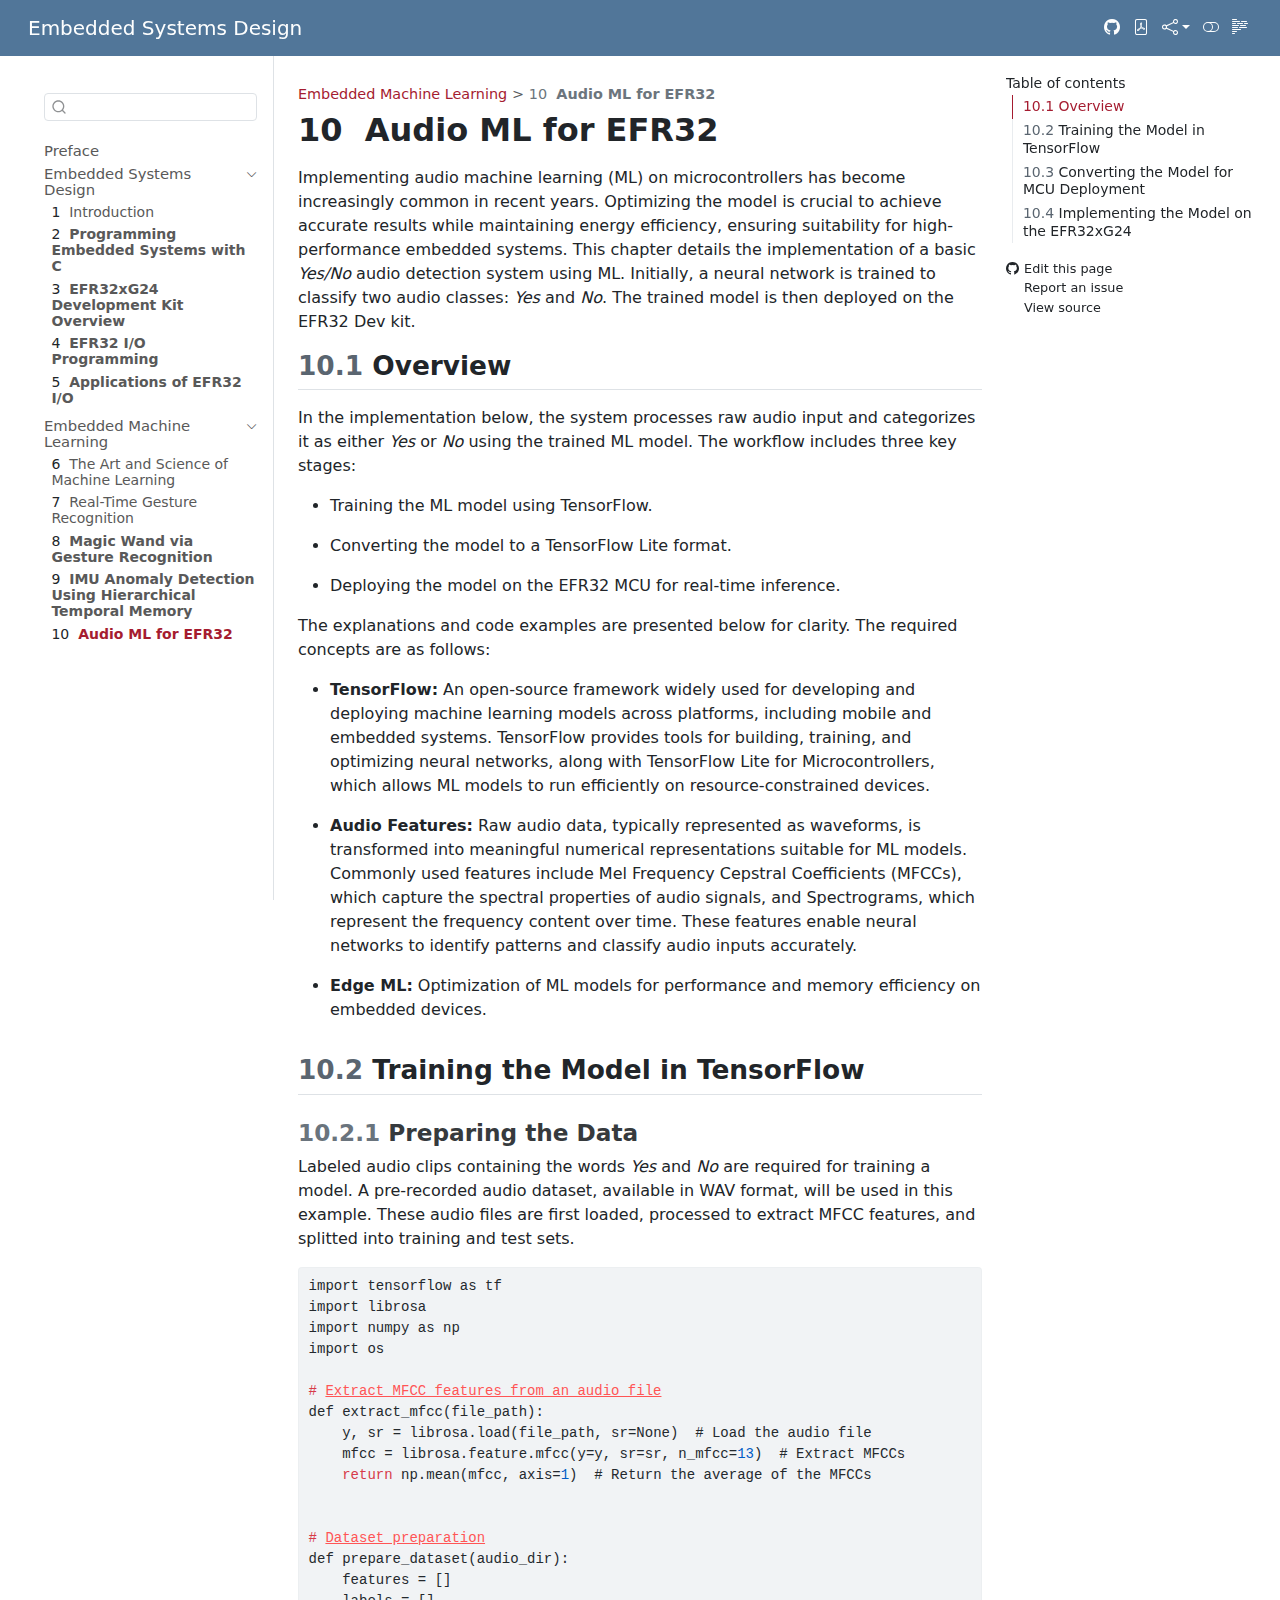
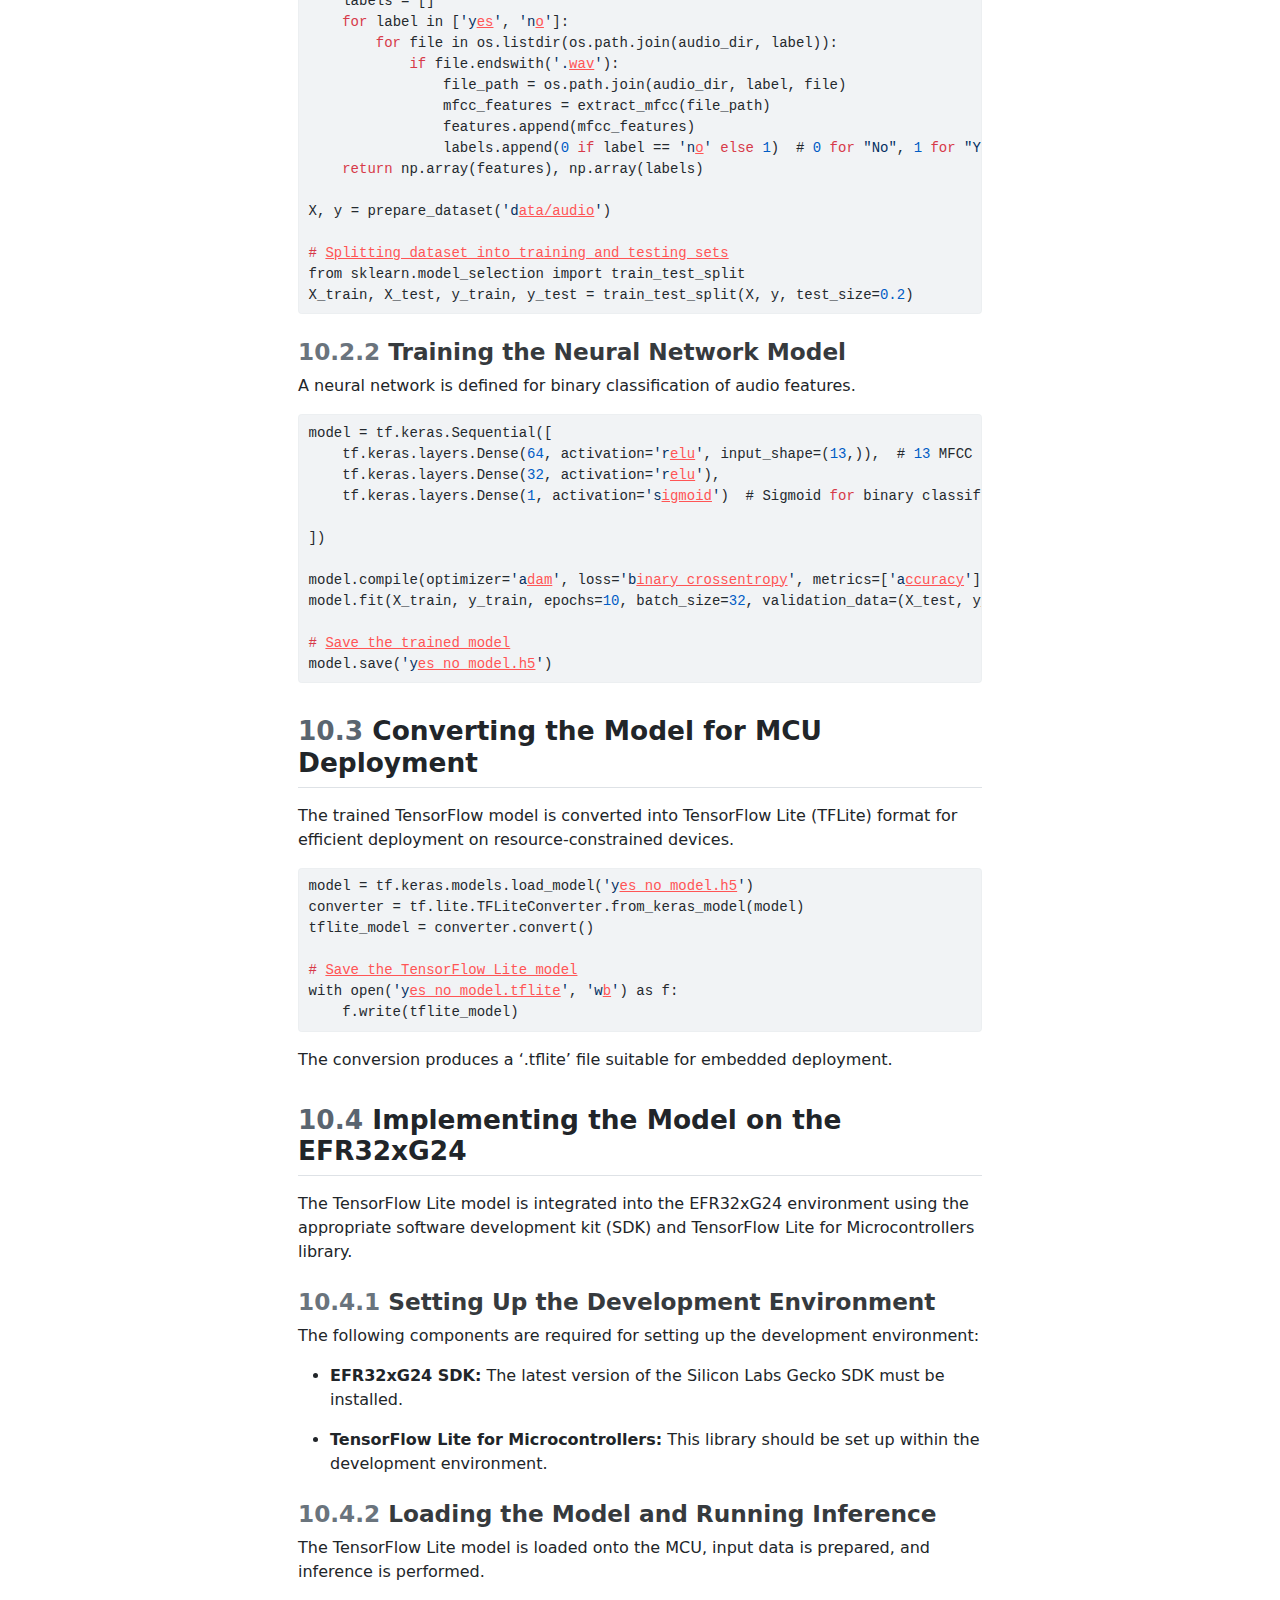
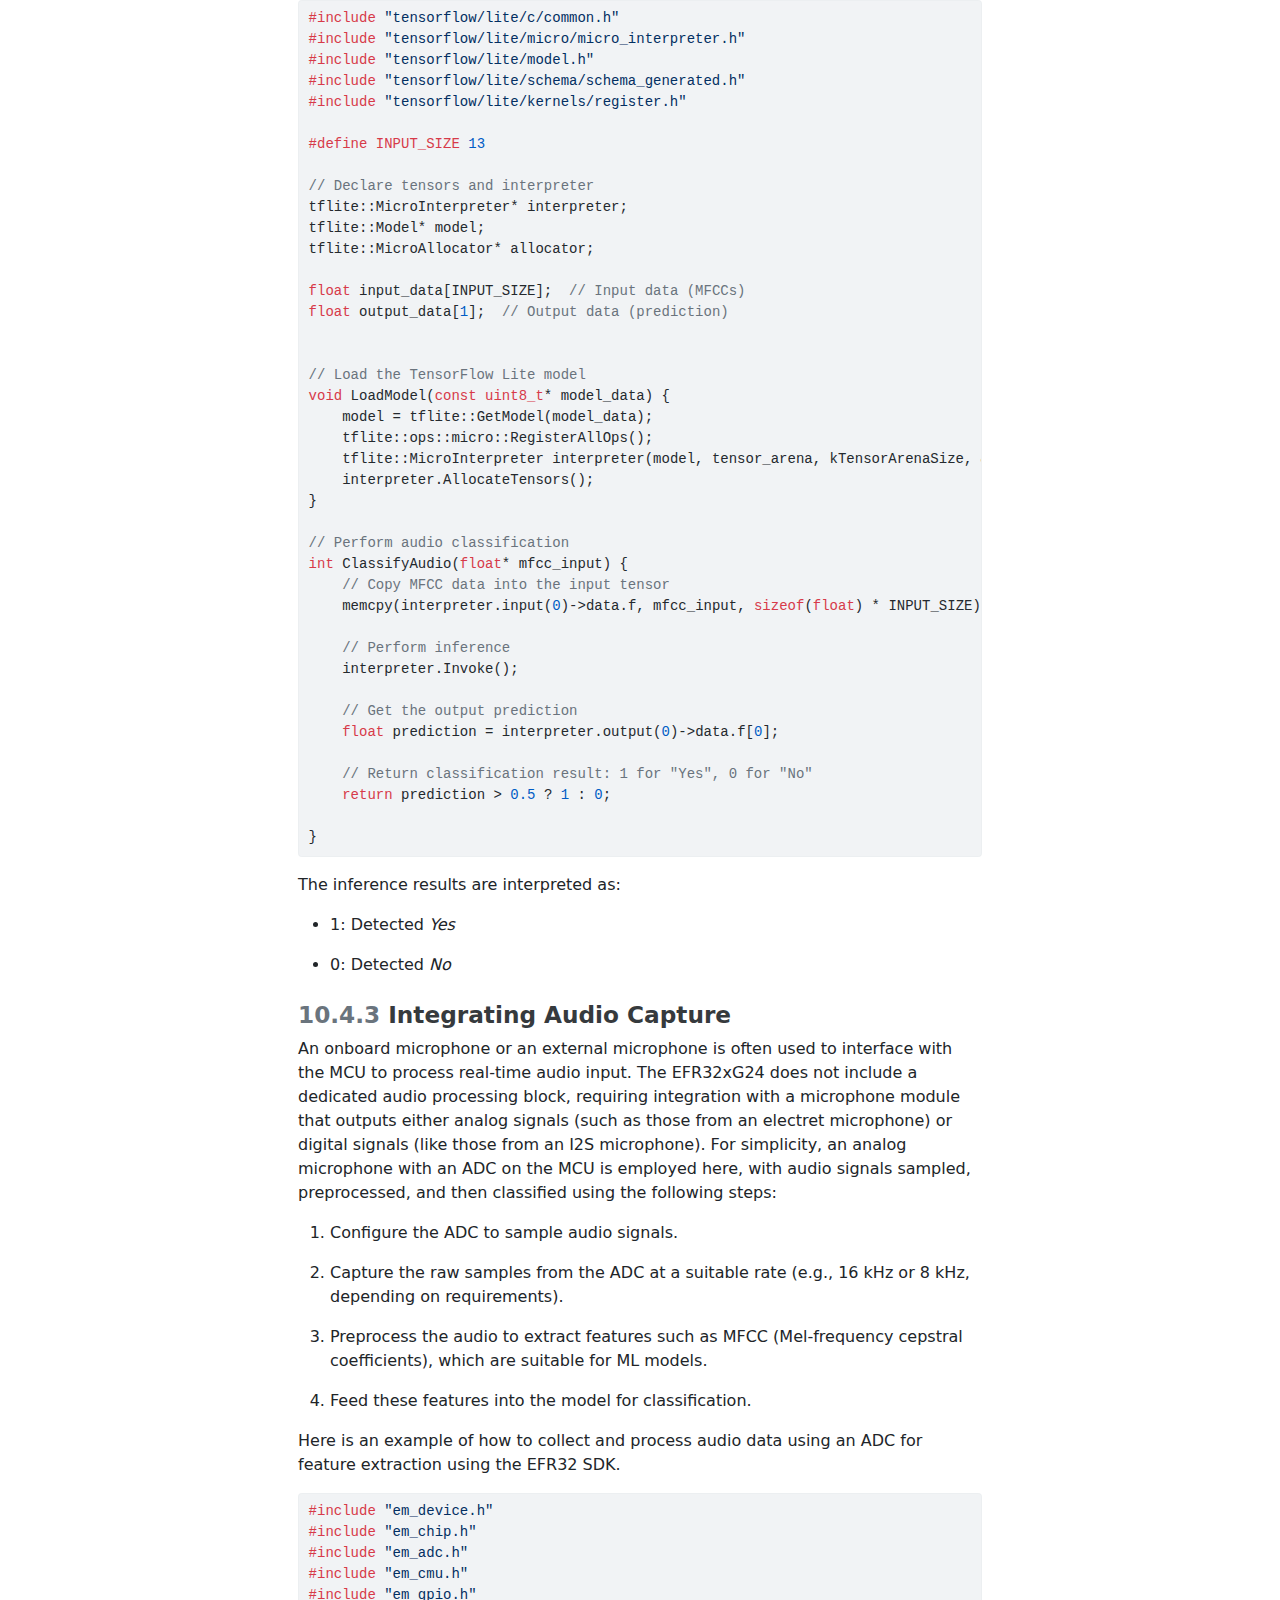
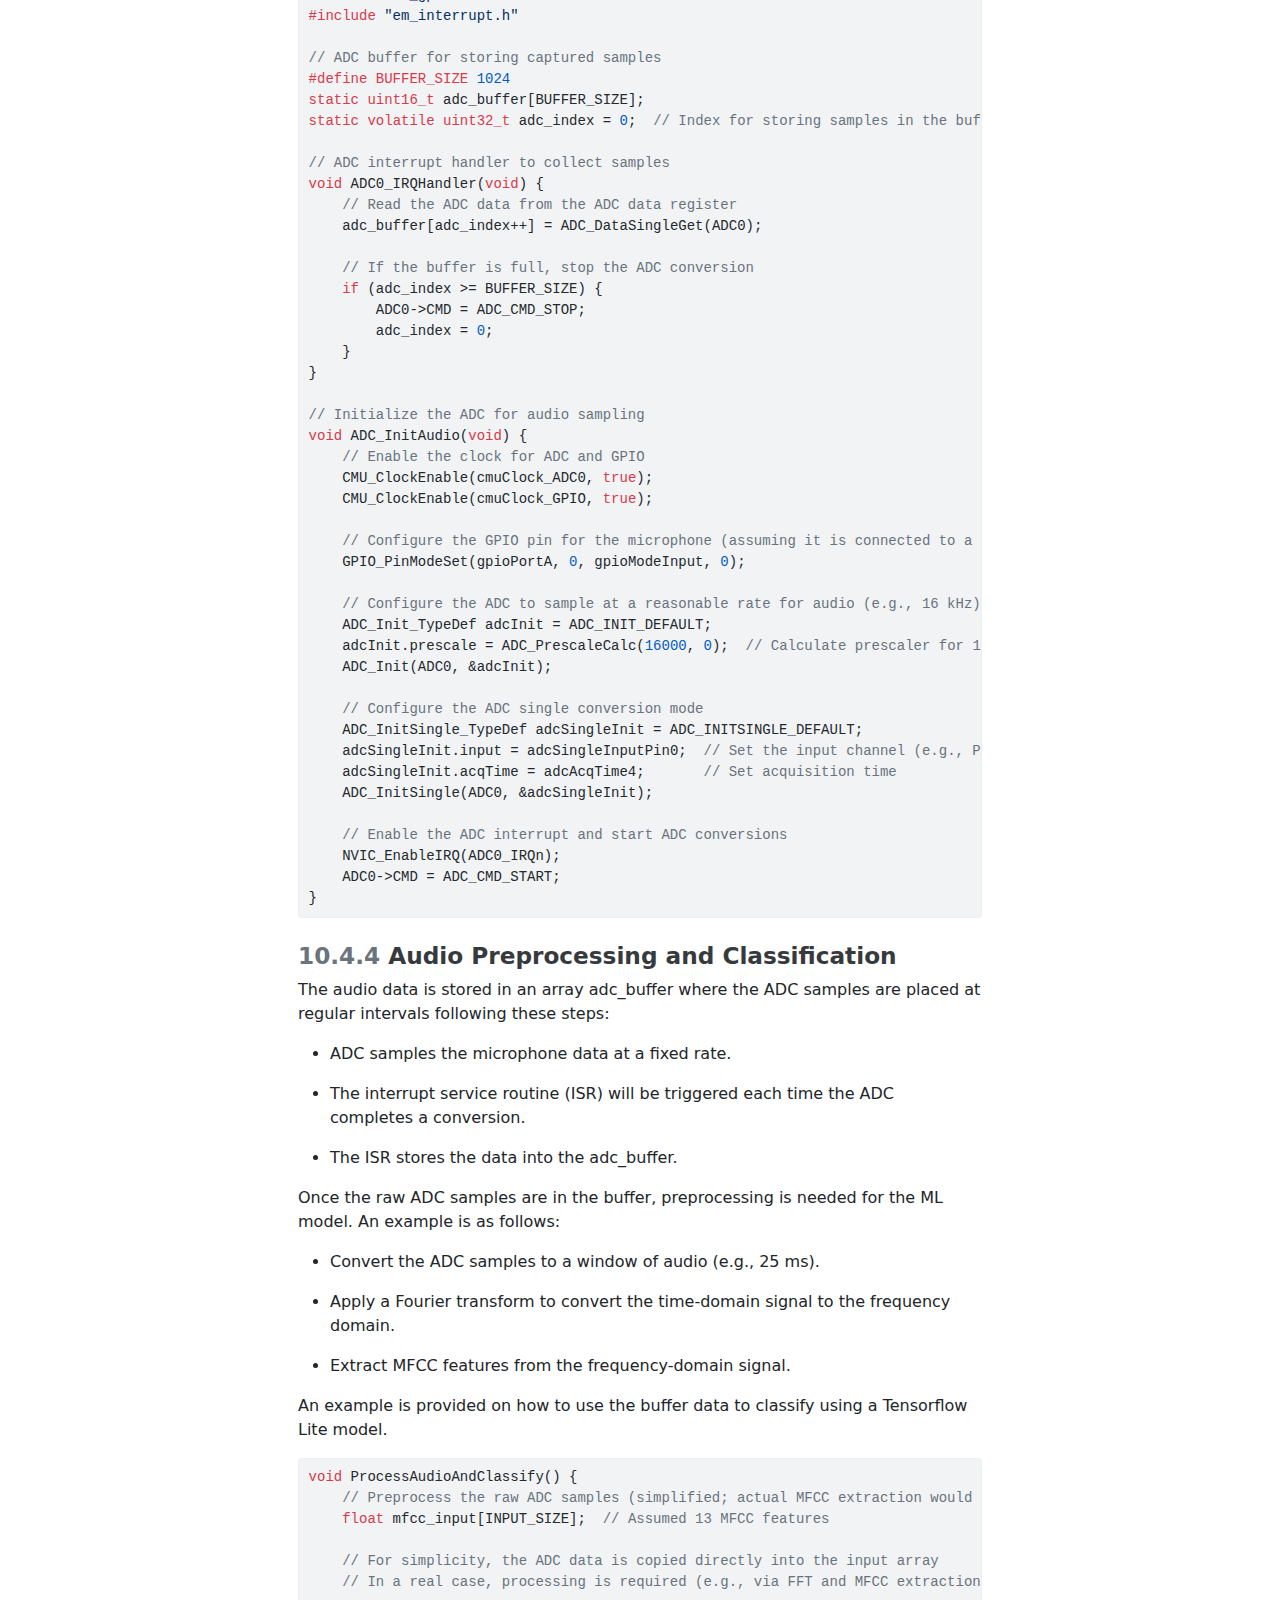
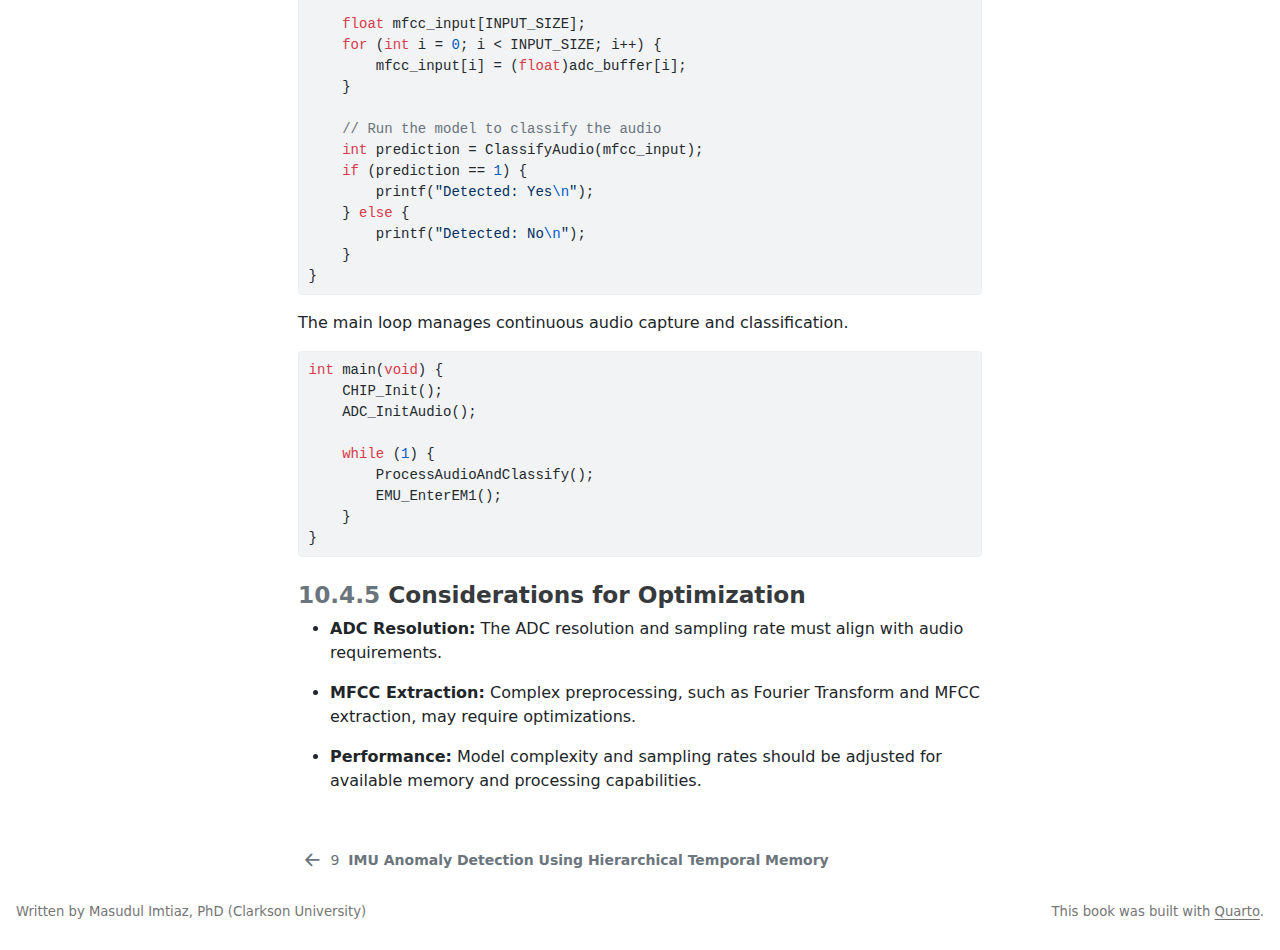
<file: contents/core/9_audioml.html>
<!DOCTYPE html>
<html xmlns="http://www.w3.org/1999/xhtml" lang="en" xml:lang="en"><head>

<meta charset="utf-8">
<meta name="generator" content="quarto-1.6.40">

<meta name="viewport" content="width=device-width, initial-scale=1.0, user-scalable=yes">


<title>10&nbsp; Audio ML for EFR32 – Embedded Systems Design</title>
<style>
code{white-space: pre-wrap;}
span.smallcaps{font-variant: small-caps;}
div.columns{display: flex; gap: min(4vw, 1.5em);}
div.column{flex: auto; overflow-x: auto;}
div.hanging-indent{margin-left: 1.5em; text-indent: -1.5em;}
ul.task-list{list-style: none;}
ul.task-list li input[type="checkbox"] {
  width: 0.8em;
  margin: 0 0.8em 0.2em -1em; /* quarto-specific, see https://github.com/quarto-dev/quarto-cli/issues/4556 */ 
  vertical-align: middle;
}
/* CSS for syntax highlighting */
pre > code.sourceCode { white-space: pre; position: relative; }
pre > code.sourceCode > span { line-height: 1.25; }
pre > code.sourceCode > span:empty { height: 1.2em; }
.sourceCode { overflow: visible; }
code.sourceCode > span { color: inherit; text-decoration: inherit; }
div.sourceCode { margin: 1em 0; }
pre.sourceCode { margin: 0; }
@media screen {
div.sourceCode { overflow: auto; }
}
@media print {
pre > code.sourceCode { white-space: pre-wrap; }
pre > code.sourceCode > span { display: inline-block; text-indent: -5em; padding-left: 5em; }
}
pre.numberSource code
  { counter-reset: source-line 0; }
pre.numberSource code > span
  { position: relative; left: -4em; counter-increment: source-line; }
pre.numberSource code > span > a:first-child::before
  { content: counter(source-line);
    position: relative; left: -1em; text-align: right; vertical-align: baseline;
    border: none; display: inline-block;
    -webkit-touch-callout: none; -webkit-user-select: none;
    -khtml-user-select: none; -moz-user-select: none;
    -ms-user-select: none; user-select: none;
    padding: 0 4px; width: 4em;
  }
pre.numberSource { margin-left: 3em;  padding-left: 4px; }
div.sourceCode
  {   }
@media screen {
pre > code.sourceCode > span > a:first-child::before { text-decoration: underline; }
}
</style>


<script src="../../site_libs/quarto-nav/quarto-nav.js"></script>
<script src="../../site_libs/quarto-nav/headroom.min.js"></script>
<script src="../../site_libs/clipboard/clipboard.min.js"></script>
<script src="../../site_libs/quarto-search/autocomplete.umd.js"></script>
<script src="../../site_libs/quarto-search/fuse.min.js"></script>
<script src="../../site_libs/quarto-search/quarto-search.js"></script>
<meta name="quarto:offset" content="../../">
<link href="../../contents/core/8_anomalydetection_htm.html" rel="prev">
<script src="../../site_libs/quarto-html/quarto.js"></script>
<script src="../../site_libs/quarto-html/popper.min.js"></script>
<script src="../../site_libs/quarto-html/tippy.umd.min.js"></script>
<script src="../../site_libs/quarto-html/anchor.min.js"></script>
<link href="../../site_libs/quarto-html/tippy.css" rel="stylesheet">
<link href="../../site_libs/quarto-html/quarto-syntax-highlighting-86daaaaad7353f9cc0c554efc1dd6d94.css" rel="stylesheet" class="quarto-color-scheme" id="quarto-text-highlighting-styles">
<link href="../../site_libs/quarto-html/quarto-syntax-highlighting-dark-f8dc6eab18fde03278982b0b35885446.css" rel="prefetch" class="quarto-color-scheme quarto-color-alternate" id="quarto-text-highlighting-styles">
<script src="../../site_libs/bootstrap/bootstrap.min.js"></script>
<link href="../../site_libs/bootstrap/bootstrap-icons.css" rel="stylesheet">
<link href="../../site_libs/bootstrap/bootstrap-b4fc4dddb6ec1a779f0a285a431e56d0.min.css" rel="stylesheet" append-hash="true" class="quarto-color-scheme" id="quarto-bootstrap" data-mode="light">
<link href="../../site_libs/bootstrap/bootstrap-dark-eae2d66f002e799350c2a60e45471621.min.css" rel="prefetch" append-hash="true" class="quarto-color-scheme quarto-color-alternate" id="quarto-bootstrap" data-mode="dark">
<script id="quarto-search-options" type="application/json">{
  "location": "sidebar",
  "copy-button": false,
  "collapse-after": 3,
  "panel-placement": "start",
  "type": "textbox",
  "limit": 50,
  "keyboard-shortcut": [
    "~",
    "/"
  ],
  "language": {
    "search-no-results-text": "No results",
    "search-matching-documents-text": "matching documents",
    "search-copy-link-title": "Copy link to search",
    "search-hide-matches-text": "Hide additional matches",
    "search-more-match-text": "more match in this document",
    "search-more-matches-text": "more matches in this document",
    "search-clear-button-title": "Clear",
    "search-text-placeholder": "",
    "search-detached-cancel-button-title": "Cancel",
    "search-submit-button-title": "Submit",
    "search-label": "Search"
  }
}</script>


</head>

<body class="nav-sidebar floating nav-fixed">

<div id="quarto-search-results"></div>
  <header id="quarto-header" class="headroom fixed-top">
    <nav class="navbar navbar-expand-lg " data-bs-theme="dark">
      <div class="navbar-container container-fluid">
      <div class="navbar-brand-container mx-auto">
    <a class="navbar-brand" href="../../index.html">
    <span class="navbar-title">Embedded Systems Design</span>
    </a>
  </div>
        <div class="quarto-navbar-tools tools-wide tools-end">
    <a href="https://github.com/clarkson-edge/ee513_book" title="Source Code" class="quarto-navigation-tool px-1" aria-label="Source Code"><i class="bi bi-github"></i></a>
    <a href="../../Embedded-Systems-Design.pdf" title="Download PDF" class="quarto-navigation-tool px-1" aria-label="Download PDF"><i class="bi bi-file-pdf"></i></a>
    <div class="dropdown">
      <a href="" title="Share" id="quarto-navigation-tool-dropdown-0" class="quarto-navigation-tool dropdown-toggle px-1" data-bs-toggle="dropdown" aria-expanded="false" role="link" aria-label="Share"><i class="bi bi-share"></i></a>
      <ul class="dropdown-menu dropdown-menu-end" aria-labelledby="quarto-navigation-tool-dropdown-0">
          <li>
            <a class="dropdown-item quarto-navbar-tools-item" href="https://twitter.com/intent/tweet?url=|url|">
              <i class="bi bi-twitter pe-1"></i>
            Twitter
            </a>
          </li>
          <li>
            <a class="dropdown-item quarto-navbar-tools-item" href="https://www.facebook.com/sharer/sharer.php?u=|url|">
              <i class="bi bi-facebook pe-1"></i>
            Facebook
            </a>
          </li>
      </ul>
    </div>
  <a href="" class="quarto-color-scheme-toggle quarto-navigation-tool  px-1" onclick="window.quartoToggleColorScheme(); return false;" title="Toggle dark mode"><i class="bi"></i></a>
  <a href="" class="quarto-reader-toggle quarto-navigation-tool px-1" onclick="window.quartoToggleReader(); return false;" title="Toggle reader mode">
  <div class="quarto-reader-toggle-btn">
  <i class="bi"></i>
  </div>
</a>
</div>
      </div> <!-- /container-fluid -->
    </nav>
  <nav class="quarto-secondary-nav">
    <div class="container-fluid d-flex">
      <button type="button" class="quarto-btn-toggle btn" data-bs-toggle="collapse" role="button" data-bs-target=".quarto-sidebar-collapse-item" aria-controls="quarto-sidebar" aria-expanded="false" aria-label="Toggle sidebar navigation" onclick="if (window.quartoToggleHeadroom) { window.quartoToggleHeadroom(); }">
        <i class="bi bi-layout-text-sidebar-reverse"></i>
      </button>
        <nav class="quarto-page-breadcrumbs" aria-label="breadcrumb"><ol class="breadcrumb"><li class="breadcrumb-item"><a href="../../contents/core/10_ml_foundations.html">Embedded Machine Learning</a></li><li class="breadcrumb-item"><a href="../../contents/core/9_audioml.html"><span class="chapter-number">10</span>&nbsp; <span class="chapter-title"><strong>Audio ML for EFR32</strong></span></a></li></ol></nav>
        <a class="flex-grow-1" role="navigation" data-bs-toggle="collapse" data-bs-target=".quarto-sidebar-collapse-item" aria-controls="quarto-sidebar" aria-expanded="false" aria-label="Toggle sidebar navigation" onclick="if (window.quartoToggleHeadroom) { window.quartoToggleHeadroom(); }">      
        </a>
      <button type="button" class="btn quarto-search-button" aria-label="Search" onclick="window.quartoOpenSearch();">
        <i class="bi bi-search"></i>
      </button>
    </div>
  </nav>
</header>
<!-- content -->
<div id="quarto-content" class="quarto-container page-columns page-rows-contents page-layout-article page-navbar">
<!-- sidebar -->
  <nav id="quarto-sidebar" class="sidebar collapse collapse-horizontal quarto-sidebar-collapse-item sidebar-navigation floating overflow-auto">
        <div class="mt-2 flex-shrink-0 align-items-center">
        <div class="sidebar-search">
        <div id="quarto-search" class="" title="Search"></div>
        </div>
        </div>
    <div class="sidebar-menu-container"> 
    <ul class="list-unstyled mt-1">
        <li class="sidebar-item">
  <div class="sidebar-item-container"> 
  <a href="../../index.html" class="sidebar-item-text sidebar-link">
 <span class="menu-text">Preface</span></a>
  </div>
</li>
        <li class="sidebar-item sidebar-item-section">
      <div class="sidebar-item-container"> 
            <a class="sidebar-item-text sidebar-link text-start" data-bs-toggle="collapse" data-bs-target="#quarto-sidebar-section-1" role="navigation" aria-expanded="true">
 <span class="menu-text">Embedded Systems Design</span></a>
          <a class="sidebar-item-toggle text-start" data-bs-toggle="collapse" data-bs-target="#quarto-sidebar-section-1" role="navigation" aria-expanded="true" aria-label="Toggle section">
            <i class="bi bi-chevron-right ms-2"></i>
          </a> 
      </div>
      <ul id="quarto-sidebar-section-1" class="collapse list-unstyled sidebar-section depth1 show">  
          <li class="sidebar-item">
  <div class="sidebar-item-container"> 
  <a href="../../contents/core/1_introduction.html" class="sidebar-item-text sidebar-link">
 <span class="menu-text"><span class="chapter-number">1</span>&nbsp; <span class="chapter-title">Introduction</span></span></a>
  </div>
</li>
          <li class="sidebar-item">
  <div class="sidebar-item-container"> 
  <a href="../../contents/core/2_programmingwithc.html" class="sidebar-item-text sidebar-link">
 <span class="menu-text"><span class="chapter-number">2</span>&nbsp; <span class="chapter-title"><strong>Programming Embedded Systems with C</strong></span></span></a>
  </div>
</li>
          <li class="sidebar-item">
  <div class="sidebar-item-container"> 
  <a href="../../contents/core/3_devkitoverview.html" class="sidebar-item-text sidebar-link">
 <span class="menu-text"><span class="chapter-number">3</span>&nbsp; <span class="chapter-title"><strong>EFR32xG24 Development Kit Overview</strong></span></span></a>
  </div>
</li>
          <li class="sidebar-item">
  <div class="sidebar-item-container"> 
  <a href="../../contents/core/4_efr32programming.html" class="sidebar-item-text sidebar-link">
 <span class="menu-text"><span class="chapter-number">4</span>&nbsp; <span class="chapter-title"><strong>EFR32 I/O Programming</strong></span></span></a>
  </div>
</li>
          <li class="sidebar-item">
  <div class="sidebar-item-container"> 
  <a href="../../contents/core/5_efr32applications.html" class="sidebar-item-text sidebar-link">
 <span class="menu-text"><span class="chapter-number">5</span>&nbsp; <span class="chapter-title"><strong>Applications of EFR32 I/O</strong></span></span></a>
  </div>
</li>
      </ul>
  </li>
        <li class="sidebar-item sidebar-item-section">
      <div class="sidebar-item-container"> 
            <a class="sidebar-item-text sidebar-link text-start" data-bs-toggle="collapse" data-bs-target="#quarto-sidebar-section-2" role="navigation" aria-expanded="true">
 <span class="menu-text">Embedded Machine Learning</span></a>
          <a class="sidebar-item-toggle text-start" data-bs-toggle="collapse" data-bs-target="#quarto-sidebar-section-2" role="navigation" aria-expanded="true" aria-label="Toggle section">
            <i class="bi bi-chevron-right ms-2"></i>
          </a> 
      </div>
      <ul id="quarto-sidebar-section-2" class="collapse list-unstyled sidebar-section depth1 show">  
          <li class="sidebar-item">
  <div class="sidebar-item-container"> 
  <a href="../../contents/core/10_ml_foundations.html" class="sidebar-item-text sidebar-link">
 <span class="menu-text"><span class="chapter-number">6</span>&nbsp; <span class="chapter-title">The Art and Science of Machine Learning</span></span></a>
  </div>
</li>
          <li class="sidebar-item">
  <div class="sidebar-item-container"> 
  <a href="../../contents/core/6_gesturerecog_realtime.html" class="sidebar-item-text sidebar-link">
 <span class="menu-text"><span class="chapter-number">7</span>&nbsp; <span class="chapter-title">Real-Time Gesture Recognition</span></span></a>
  </div>
</li>
          <li class="sidebar-item">
  <div class="sidebar-item-container"> 
  <a href="../../contents/core/7_gesturerecog_magicwand.html" class="sidebar-item-text sidebar-link">
 <span class="menu-text"><span class="chapter-number">8</span>&nbsp; <span class="chapter-title"><strong>Magic Wand via Gesture Recognition</strong></span></span></a>
  </div>
</li>
          <li class="sidebar-item">
  <div class="sidebar-item-container"> 
  <a href="../../contents/core/8_anomalydetection_htm.html" class="sidebar-item-text sidebar-link">
 <span class="menu-text"><span class="chapter-number">9</span>&nbsp; <span class="chapter-title"><strong>IMU Anomaly Detection Using Hierarchical Temporal Memory</strong></span></span></a>
  </div>
</li>
          <li class="sidebar-item">
  <div class="sidebar-item-container"> 
  <a href="../../contents/core/9_audioml.html" class="sidebar-item-text sidebar-link active">
 <span class="menu-text"><span class="chapter-number">10</span>&nbsp; <span class="chapter-title"><strong>Audio ML for EFR32</strong></span></span></a>
  </div>
</li>
      </ul>
  </li>
    </ul>
    </div>
</nav>
<div id="quarto-sidebar-glass" class="quarto-sidebar-collapse-item" data-bs-toggle="collapse" data-bs-target=".quarto-sidebar-collapse-item"></div>
<!-- margin-sidebar -->
    <div id="quarto-margin-sidebar" class="sidebar margin-sidebar">
        <nav id="TOC" role="doc-toc" class="toc-active">
    <h2 id="toc-title">Table of contents</h2>
   
  <ul>
  <li><a href="#overview" id="toc-overview" class="nav-link active" data-scroll-target="#overview"><span class="header-section-number">10.1</span> Overview</a></li>
  <li><a href="#training-the-model-in-tensorflow" id="toc-training-the-model-in-tensorflow" class="nav-link" data-scroll-target="#training-the-model-in-tensorflow"><span class="header-section-number">10.2</span> Training the Model in TensorFlow</a>
  <ul>
  <li><a href="#preparing-the-data" id="toc-preparing-the-data" class="nav-link" data-scroll-target="#preparing-the-data"><span class="header-section-number">10.2.1</span> Preparing the Data</a></li>
  <li><a href="#training-the-neural-network-model" id="toc-training-the-neural-network-model" class="nav-link" data-scroll-target="#training-the-neural-network-model"><span class="header-section-number">10.2.2</span> Training the Neural Network Model</a></li>
  </ul></li>
  <li><a href="#converting-the-model-for-mcu-deployment" id="toc-converting-the-model-for-mcu-deployment" class="nav-link" data-scroll-target="#converting-the-model-for-mcu-deployment"><span class="header-section-number">10.3</span> Converting the Model for MCU Deployment</a></li>
  <li><a href="#implementing-the-model-on-the-efr32xg24" id="toc-implementing-the-model-on-the-efr32xg24" class="nav-link" data-scroll-target="#implementing-the-model-on-the-efr32xg24"><span class="header-section-number">10.4</span> Implementing the Model on the EFR32xG24</a>
  <ul>
  <li><a href="#setting-up-the-development-environment" id="toc-setting-up-the-development-environment" class="nav-link" data-scroll-target="#setting-up-the-development-environment"><span class="header-section-number">10.4.1</span> Setting Up the Development Environment</a></li>
  <li><a href="#loading-the-model-and-running-inference" id="toc-loading-the-model-and-running-inference" class="nav-link" data-scroll-target="#loading-the-model-and-running-inference"><span class="header-section-number">10.4.2</span> Loading the Model and Running Inference</a></li>
  <li><a href="#integrating-audio-capture" id="toc-integrating-audio-capture" class="nav-link" data-scroll-target="#integrating-audio-capture"><span class="header-section-number">10.4.3</span> Integrating Audio Capture</a></li>
  <li><a href="#audio-preprocessing-and-classification" id="toc-audio-preprocessing-and-classification" class="nav-link" data-scroll-target="#audio-preprocessing-and-classification"><span class="header-section-number">10.4.4</span> Audio Preprocessing and Classification</a></li>
  <li><a href="#considerations-for-optimization" id="toc-considerations-for-optimization" class="nav-link" data-scroll-target="#considerations-for-optimization"><span class="header-section-number">10.4.5</span> Considerations for Optimization</a></li>
  </ul></li>
  </ul>
<div class="toc-actions"><ul><li><a href="https://github.com/clarkson-edge/ee513_book/edit/dev/contents/core/9_audioml.qmd" class="toc-action"><i class="bi bi-github"></i>Edit this page</a></li><li><a href="https://github.com/clarkson-edge/ee513_book/issues/new" class="toc-action"><i class="bi empty"></i>Report an issue</a></li><li><a href="https://github.com/clarkson-edge/ee513_book/blob/dev/contents/core/9_audioml.qmd" class="toc-action"><i class="bi empty"></i>View source</a></li></ul></div></nav>
    </div>
<!-- main -->
<main class="content" id="quarto-document-content">

<header id="title-block-header" class="quarto-title-block default"><nav class="quarto-page-breadcrumbs quarto-title-breadcrumbs d-none d-lg-block" aria-label="breadcrumb"><ol class="breadcrumb"><li class="breadcrumb-item"><a href="../../contents/core/10_ml_foundations.html">Embedded Machine Learning</a></li><li class="breadcrumb-item"><a href="../../contents/core/9_audioml.html"><span class="chapter-number">10</span>&nbsp; <span class="chapter-title"><strong>Audio ML for EFR32</strong></span></a></li></ol></nav>
<div class="quarto-title">
<h1 class="title"><span class="chapter-number">10</span>&nbsp; <span class="chapter-title"><strong>Audio ML for EFR32</strong></span></h1>
</div>



<div class="quarto-title-meta">

    
  
    
  </div>
  


</header>


<div class="chapterintro">
<p>Implementing audio machine learning (ML) on microcontrollers has become increasingly common in recent years. Optimizing the model is crucial to achieve accurate results while maintaining energy efficiency, ensuring suitability for high-performance embedded systems. This chapter details the implementation of a basic <em>Yes/No</em> audio detection system using ML. Initially, a neural network is trained to classify two audio classes: <em>Yes</em> and <em>No</em>. The trained model is then deployed on the EFR32 Dev kit.</p>
</div>
<section id="overview" class="level2" data-number="10.1">
<h2 data-number="10.1" class="anchored" data-anchor-id="overview"><span class="header-section-number">10.1</span> Overview</h2>
<p>In the implementation below, the system processes raw audio input and categorizes it as either <em>Yes</em> or <em>No</em> using the trained ML model. The workflow includes three key stages:</p>
<ul>
<li><p>Training the ML model using TensorFlow.</p></li>
<li><p>Converting the model to a TensorFlow Lite format.</p></li>
<li><p>Deploying the model on the EFR32 MCU for real-time inference.</p></li>
</ul>
<p>The explanations and code examples are presented below for clarity. The required concepts are as follows:</p>
<ul>
<li><p><strong>TensorFlow:</strong> An open-source framework widely used for developing and deploying machine learning models across platforms, including mobile and embedded systems. TensorFlow provides tools for building, training, and optimizing neural networks, along with TensorFlow Lite for Microcontrollers, which allows ML models to run efficiently on resource-constrained devices.</p></li>
<li><p><strong>Audio Features:</strong> Raw audio data, typically represented as waveforms, is transformed into meaningful numerical representations suitable for ML models. Commonly used features include Mel Frequency Cepstral Coefficients (MFCCs), which capture the spectral properties of audio signals, and Spectrograms, which represent the frequency content over time. These features enable neural networks to identify patterns and classify audio inputs accurately.</p></li>
<li><p><strong>Edge ML:</strong> Optimization of ML models for performance and memory efficiency on embedded devices.</p></li>
</ul>
</section>
<section id="training-the-model-in-tensorflow" class="level2" data-number="10.2">
<h2 data-number="10.2" class="anchored" data-anchor-id="training-the-model-in-tensorflow"><span class="header-section-number">10.2</span> Training the Model in TensorFlow</h2>
<section id="preparing-the-data" class="level3" data-number="10.2.1">
<h3 data-number="10.2.1" class="anchored" data-anchor-id="preparing-the-data"><span class="header-section-number">10.2.1</span> Preparing the Data</h3>
<p>Labeled audio clips containing the words <em>Yes</em> and <em>No</em> are required for training a model. A pre-recorded audio dataset, available in WAV format, will be used in this example. These audio files are first loaded, processed to extract MFCC features, and splitted into training and test sets.</p>
<div class="sourceCode" id="cb1"><pre class="sourceCode c code-with-copy"><code class="sourceCode c"><span id="cb1-1"><a href="#cb1-1" aria-hidden="true" tabindex="-1"></a>import tensorflow as tf</span>
<span id="cb1-2"><a href="#cb1-2" aria-hidden="true" tabindex="-1"></a>import librosa</span>
<span id="cb1-3"><a href="#cb1-3" aria-hidden="true" tabindex="-1"></a>import numpy as np</span>
<span id="cb1-4"><a href="#cb1-4" aria-hidden="true" tabindex="-1"></a>import os</span>
<span id="cb1-5"><a href="#cb1-5" aria-hidden="true" tabindex="-1"></a></span>
<span id="cb1-6"><a href="#cb1-6" aria-hidden="true" tabindex="-1"></a><span class="pp"># </span><span class="er">Extract MFCC features from an audio file</span></span>
<span id="cb1-7"><a href="#cb1-7" aria-hidden="true" tabindex="-1"></a>def extract_mfcc<span class="op">(</span>file_path<span class="op">):</span></span>
<span id="cb1-8"><a href="#cb1-8" aria-hidden="true" tabindex="-1"></a>    y<span class="op">,</span> sr <span class="op">=</span> librosa<span class="op">.</span>load<span class="op">(</span>file_path<span class="op">,</span> sr<span class="op">=</span>None<span class="op">)</span>  # Load the audio file</span>
<span id="cb1-9"><a href="#cb1-9" aria-hidden="true" tabindex="-1"></a>    mfcc <span class="op">=</span> librosa<span class="op">.</span>feature<span class="op">.</span>mfcc<span class="op">(</span>y<span class="op">=</span>y<span class="op">,</span> sr<span class="op">=</span>sr<span class="op">,</span> n_mfcc<span class="op">=</span><span class="dv">13</span><span class="op">)</span>  # Extract MFCCs</span>
<span id="cb1-10"><a href="#cb1-10" aria-hidden="true" tabindex="-1"></a>    <span class="cf">return</span> np<span class="op">.</span>mean<span class="op">(</span>mfcc<span class="op">,</span> axis<span class="op">=</span><span class="dv">1</span><span class="op">)</span>  # Return the average of the MFCCs</span>
<span id="cb1-11"><a href="#cb1-11" aria-hidden="true" tabindex="-1"></a></span>
<span id="cb1-12"><a href="#cb1-12" aria-hidden="true" tabindex="-1"></a></span>
<span id="cb1-13"><a href="#cb1-13" aria-hidden="true" tabindex="-1"></a><span class="pp"># </span><span class="er">Dataset preparation</span></span>
<span id="cb1-14"><a href="#cb1-14" aria-hidden="true" tabindex="-1"></a>def prepare_dataset<span class="op">(</span>audio_dir<span class="op">):</span></span>
<span id="cb1-15"><a href="#cb1-15" aria-hidden="true" tabindex="-1"></a>    features <span class="op">=</span> <span class="op">[]</span></span>
<span id="cb1-16"><a href="#cb1-16" aria-hidden="true" tabindex="-1"></a>    labels <span class="op">=</span> <span class="op">[]</span></span>
<span id="cb1-17"><a href="#cb1-17" aria-hidden="true" tabindex="-1"></a>    <span class="cf">for</span> label in <span class="op">[</span><span class="ch">'y</span><span class="er">es</span><span class="ch">'</span><span class="op">,</span> <span class="ch">'n</span><span class="er">o</span><span class="ch">'</span><span class="op">]:</span></span>
<span id="cb1-18"><a href="#cb1-18" aria-hidden="true" tabindex="-1"></a>        <span class="cf">for</span> file in os<span class="op">.</span>listdir<span class="op">(</span>os<span class="op">.</span>path<span class="op">.</span>join<span class="op">(</span>audio_dir<span class="op">,</span> label<span class="op">)):</span></span>
<span id="cb1-19"><a href="#cb1-19" aria-hidden="true" tabindex="-1"></a>            <span class="cf">if</span> file<span class="op">.</span>endswith<span class="op">(</span><span class="ch">'.</span><span class="er">wav</span><span class="ch">'</span><span class="op">):</span></span>
<span id="cb1-20"><a href="#cb1-20" aria-hidden="true" tabindex="-1"></a>                file_path <span class="op">=</span> os<span class="op">.</span>path<span class="op">.</span>join<span class="op">(</span>audio_dir<span class="op">,</span> label<span class="op">,</span> file<span class="op">)</span></span>
<span id="cb1-21"><a href="#cb1-21" aria-hidden="true" tabindex="-1"></a>                mfcc_features <span class="op">=</span> extract_mfcc<span class="op">(</span>file_path<span class="op">)</span></span>
<span id="cb1-22"><a href="#cb1-22" aria-hidden="true" tabindex="-1"></a>                features<span class="op">.</span>append<span class="op">(</span>mfcc_features<span class="op">)</span></span>
<span id="cb1-23"><a href="#cb1-23" aria-hidden="true" tabindex="-1"></a>                labels<span class="op">.</span>append<span class="op">(</span><span class="dv">0</span> <span class="cf">if</span> label <span class="op">==</span> <span class="ch">'n</span><span class="er">o</span><span class="ch">'</span> <span class="cf">else</span> <span class="dv">1</span><span class="op">)</span>  # <span class="dv">0</span> <span class="cf">for</span> <span class="st">"No"</span><span class="op">,</span> <span class="dv">1</span> <span class="cf">for</span> <span class="st">"Yes"</span></span>
<span id="cb1-24"><a href="#cb1-24" aria-hidden="true" tabindex="-1"></a>    <span class="cf">return</span> np<span class="op">.</span>array<span class="op">(</span>features<span class="op">),</span> np<span class="op">.</span>array<span class="op">(</span>labels<span class="op">)</span></span>
<span id="cb1-25"><a href="#cb1-25" aria-hidden="true" tabindex="-1"></a></span>
<span id="cb1-26"><a href="#cb1-26" aria-hidden="true" tabindex="-1"></a>X<span class="op">,</span> y <span class="op">=</span> prepare_dataset<span class="op">(</span><span class="ch">'d</span><span class="er">ata/audio</span><span class="ch">'</span><span class="op">)</span></span>
<span id="cb1-27"><a href="#cb1-27" aria-hidden="true" tabindex="-1"></a></span>
<span id="cb1-28"><a href="#cb1-28" aria-hidden="true" tabindex="-1"></a><span class="pp"># </span><span class="er">Splitting dataset into training and testing sets</span></span>
<span id="cb1-29"><a href="#cb1-29" aria-hidden="true" tabindex="-1"></a>from sklearn<span class="op">.</span>model_selection import train_test_split</span>
<span id="cb1-30"><a href="#cb1-30" aria-hidden="true" tabindex="-1"></a>X_train<span class="op">,</span> X_test<span class="op">,</span> y_train<span class="op">,</span> y_test <span class="op">=</span> train_test_split<span class="op">(</span>X<span class="op">,</span> y<span class="op">,</span> test_size<span class="op">=</span><span class="fl">0.2</span><span class="op">)</span></span></code><button title="Copy to Clipboard" class="code-copy-button"><i class="bi"></i></button></pre></div>
</section>
<section id="training-the-neural-network-model" class="level3" data-number="10.2.2">
<h3 data-number="10.2.2" class="anchored" data-anchor-id="training-the-neural-network-model"><span class="header-section-number">10.2.2</span> Training the Neural Network Model</h3>
<p>A neural network is defined for binary classification of audio features.</p>
<div class="sourceCode" id="cb2"><pre class="sourceCode c code-with-copy"><code class="sourceCode c"><span id="cb2-1"><a href="#cb2-1" aria-hidden="true" tabindex="-1"></a>model <span class="op">=</span> tf<span class="op">.</span>keras<span class="op">.</span>Sequential<span class="op">([</span></span>
<span id="cb2-2"><a href="#cb2-2" aria-hidden="true" tabindex="-1"></a>    tf<span class="op">.</span>keras<span class="op">.</span>layers<span class="op">.</span>Dense<span class="op">(</span><span class="dv">64</span><span class="op">,</span> activation<span class="op">=</span><span class="ch">'r</span><span class="er">elu</span><span class="ch">'</span><span class="op">,</span> input_shape<span class="op">=(</span><span class="dv">13</span><span class="op">,)),</span>  # <span class="dv">13</span> MFCC features</span>
<span id="cb2-3"><a href="#cb2-3" aria-hidden="true" tabindex="-1"></a>    tf<span class="op">.</span>keras<span class="op">.</span>layers<span class="op">.</span>Dense<span class="op">(</span><span class="dv">32</span><span class="op">,</span> activation<span class="op">=</span><span class="ch">'r</span><span class="er">elu</span><span class="ch">'</span><span class="op">),</span></span>
<span id="cb2-4"><a href="#cb2-4" aria-hidden="true" tabindex="-1"></a>    tf<span class="op">.</span>keras<span class="op">.</span>layers<span class="op">.</span>Dense<span class="op">(</span><span class="dv">1</span><span class="op">,</span> activation<span class="op">=</span><span class="ch">'s</span><span class="er">igmoid</span><span class="ch">'</span><span class="op">)</span>  # Sigmoid <span class="cf">for</span> binary classification</span>
<span id="cb2-5"><a href="#cb2-5" aria-hidden="true" tabindex="-1"></a></span>
<span id="cb2-6"><a href="#cb2-6" aria-hidden="true" tabindex="-1"></a><span class="op">])</span></span>
<span id="cb2-7"><a href="#cb2-7" aria-hidden="true" tabindex="-1"></a></span>
<span id="cb2-8"><a href="#cb2-8" aria-hidden="true" tabindex="-1"></a>model<span class="op">.</span>compile<span class="op">(</span>optimizer<span class="op">=</span><span class="ch">'a</span><span class="er">dam</span><span class="ch">'</span><span class="op">,</span> loss<span class="op">=</span><span class="ch">'b</span><span class="er">inary_crossentropy</span><span class="ch">'</span><span class="op">,</span> metrics<span class="op">=[</span><span class="ch">'a</span><span class="er">ccuracy</span><span class="ch">'</span><span class="op">])</span></span>
<span id="cb2-9"><a href="#cb2-9" aria-hidden="true" tabindex="-1"></a>model<span class="op">.</span>fit<span class="op">(</span>X_train<span class="op">,</span> y_train<span class="op">,</span> epochs<span class="op">=</span><span class="dv">10</span><span class="op">,</span> batch_size<span class="op">=</span><span class="dv">32</span><span class="op">,</span> validation_data<span class="op">=(</span>X_test<span class="op">,</span> y_test<span class="op">))</span></span>
<span id="cb2-10"><a href="#cb2-10" aria-hidden="true" tabindex="-1"></a></span>
<span id="cb2-11"><a href="#cb2-11" aria-hidden="true" tabindex="-1"></a><span class="pp"># </span><span class="er">Save the trained model</span></span>
<span id="cb2-12"><a href="#cb2-12" aria-hidden="true" tabindex="-1"></a>model<span class="op">.</span>save<span class="op">(</span><span class="ch">'y</span><span class="er">es_no_model.h5</span><span class="ch">'</span><span class="op">)</span></span></code><button title="Copy to Clipboard" class="code-copy-button"><i class="bi"></i></button></pre></div>
</section>
</section>
<section id="converting-the-model-for-mcu-deployment" class="level2" data-number="10.3">
<h2 data-number="10.3" class="anchored" data-anchor-id="converting-the-model-for-mcu-deployment"><span class="header-section-number">10.3</span> Converting the Model for MCU Deployment</h2>
<p>The trained TensorFlow model is converted into TensorFlow Lite (TFLite) format for efficient deployment on resource-constrained devices.</p>
<div class="sourceCode" id="cb3"><pre class="sourceCode c code-with-copy"><code class="sourceCode c"><span id="cb3-1"><a href="#cb3-1" aria-hidden="true" tabindex="-1"></a>model <span class="op">=</span> tf<span class="op">.</span>keras<span class="op">.</span>models<span class="op">.</span>load_model<span class="op">(</span><span class="ch">'y</span><span class="er">es_no_model.h5</span><span class="ch">'</span><span class="op">)</span></span>
<span id="cb3-2"><a href="#cb3-2" aria-hidden="true" tabindex="-1"></a>converter <span class="op">=</span> tf<span class="op">.</span>lite<span class="op">.</span>TFLiteConverter<span class="op">.</span>from_keras_model<span class="op">(</span>model<span class="op">)</span></span>
<span id="cb3-3"><a href="#cb3-3" aria-hidden="true" tabindex="-1"></a>tflite_model <span class="op">=</span> converter<span class="op">.</span>convert<span class="op">()</span></span>
<span id="cb3-4"><a href="#cb3-4" aria-hidden="true" tabindex="-1"></a></span>
<span id="cb3-5"><a href="#cb3-5" aria-hidden="true" tabindex="-1"></a><span class="pp"># </span><span class="er">Save the TensorFlow Lite model</span></span>
<span id="cb3-6"><a href="#cb3-6" aria-hidden="true" tabindex="-1"></a>with open<span class="op">(</span><span class="ch">'y</span><span class="er">es_no_model.tflite</span><span class="ch">'</span><span class="op">,</span> <span class="ch">'w</span><span class="er">b</span><span class="ch">'</span><span class="op">)</span> as f<span class="op">:</span></span>
<span id="cb3-7"><a href="#cb3-7" aria-hidden="true" tabindex="-1"></a>    f<span class="op">.</span>write<span class="op">(</span>tflite_model<span class="op">)</span></span></code><button title="Copy to Clipboard" class="code-copy-button"><i class="bi"></i></button></pre></div>
<p>The conversion produces a ‘.tflite’ file suitable for embedded deployment.</p>
</section>
<section id="implementing-the-model-on-the-efr32xg24" class="level2" data-number="10.4">
<h2 data-number="10.4" class="anchored" data-anchor-id="implementing-the-model-on-the-efr32xg24"><span class="header-section-number">10.4</span> Implementing the Model on the EFR32xG24</h2>
<p>The TensorFlow Lite model is integrated into the EFR32xG24 environment using the appropriate software development kit (SDK) and TensorFlow Lite for Microcontrollers library.</p>
<section id="setting-up-the-development-environment" class="level3" data-number="10.4.1">
<h3 data-number="10.4.1" class="anchored" data-anchor-id="setting-up-the-development-environment"><span class="header-section-number">10.4.1</span> Setting Up the Development Environment</h3>
<p>The following components are required for setting up the development environment:</p>
<ul>
<li><p><strong>EFR32xG24 SDK:</strong> The latest version of the Silicon Labs Gecko SDK must be installed.</p></li>
<li><p><strong>TensorFlow Lite for Microcontrollers:</strong> This library should be set up within the development environment.</p></li>
</ul>
</section>
<section id="loading-the-model-and-running-inference" class="level3" data-number="10.4.2">
<h3 data-number="10.4.2" class="anchored" data-anchor-id="loading-the-model-and-running-inference"><span class="header-section-number">10.4.2</span> Loading the Model and Running Inference</h3>
<p>The TensorFlow Lite model is loaded onto the MCU, input data is prepared, and inference is performed.</p>
<div class="sourceCode" id="cb4"><pre class="sourceCode c code-with-copy"><code class="sourceCode c"><span id="cb4-1"><a href="#cb4-1" aria-hidden="true" tabindex="-1"></a><span class="pp">#include </span><span class="im">"tensorflow/lite/c/common.h"</span></span>
<span id="cb4-2"><a href="#cb4-2" aria-hidden="true" tabindex="-1"></a><span class="pp">#include </span><span class="im">"tensorflow/lite/micro/micro_interpreter.h"</span></span>
<span id="cb4-3"><a href="#cb4-3" aria-hidden="true" tabindex="-1"></a><span class="pp">#include </span><span class="im">"tensorflow/lite/model.h"</span></span>
<span id="cb4-4"><a href="#cb4-4" aria-hidden="true" tabindex="-1"></a><span class="pp">#include </span><span class="im">"tensorflow/lite/schema/schema_generated.h"</span></span>
<span id="cb4-5"><a href="#cb4-5" aria-hidden="true" tabindex="-1"></a><span class="pp">#include </span><span class="im">"tensorflow/lite/kernels/register.h"</span></span>
<span id="cb4-6"><a href="#cb4-6" aria-hidden="true" tabindex="-1"></a></span>
<span id="cb4-7"><a href="#cb4-7" aria-hidden="true" tabindex="-1"></a><span class="pp">#define INPUT_SIZE </span><span class="dv">13</span></span>
<span id="cb4-8"><a href="#cb4-8" aria-hidden="true" tabindex="-1"></a></span>
<span id="cb4-9"><a href="#cb4-9" aria-hidden="true" tabindex="-1"></a><span class="co">// Declare tensors and interpreter</span></span>
<span id="cb4-10"><a href="#cb4-10" aria-hidden="true" tabindex="-1"></a>tflite<span class="op">::</span>MicroInterpreter<span class="op">*</span> interpreter<span class="op">;</span></span>
<span id="cb4-11"><a href="#cb4-11" aria-hidden="true" tabindex="-1"></a>tflite<span class="op">::</span>Model<span class="op">*</span> model<span class="op">;</span></span>
<span id="cb4-12"><a href="#cb4-12" aria-hidden="true" tabindex="-1"></a>tflite<span class="op">::</span>MicroAllocator<span class="op">*</span> allocator<span class="op">;</span></span>
<span id="cb4-13"><a href="#cb4-13" aria-hidden="true" tabindex="-1"></a></span>
<span id="cb4-14"><a href="#cb4-14" aria-hidden="true" tabindex="-1"></a><span class="dt">float</span> input_data<span class="op">[</span>INPUT_SIZE<span class="op">];</span>  <span class="co">// Input data (MFCCs)</span></span>
<span id="cb4-15"><a href="#cb4-15" aria-hidden="true" tabindex="-1"></a><span class="dt">float</span> output_data<span class="op">[</span><span class="dv">1</span><span class="op">];</span>  <span class="co">// Output data (prediction)</span></span>
<span id="cb4-16"><a href="#cb4-16" aria-hidden="true" tabindex="-1"></a></span>
<span id="cb4-17"><a href="#cb4-17" aria-hidden="true" tabindex="-1"></a></span>
<span id="cb4-18"><a href="#cb4-18" aria-hidden="true" tabindex="-1"></a><span class="co">// Load the TensorFlow Lite model</span></span>
<span id="cb4-19"><a href="#cb4-19" aria-hidden="true" tabindex="-1"></a><span class="dt">void</span> LoadModel<span class="op">(</span><span class="dt">const</span> <span class="dt">uint8_t</span><span class="op">*</span> model_data<span class="op">)</span> <span class="op">{</span></span>
<span id="cb4-20"><a href="#cb4-20" aria-hidden="true" tabindex="-1"></a>    model <span class="op">=</span> tflite<span class="op">::</span>GetModel<span class="op">(</span>model_data<span class="op">);</span></span>
<span id="cb4-21"><a href="#cb4-21" aria-hidden="true" tabindex="-1"></a>    tflite<span class="op">::</span>ops<span class="op">::</span>micro<span class="op">::</span>RegisterAllOps<span class="op">();</span></span>
<span id="cb4-22"><a href="#cb4-22" aria-hidden="true" tabindex="-1"></a>    tflite<span class="op">::</span>MicroInterpreter interpreter<span class="op">(</span>model<span class="op">,</span> tensor_arena<span class="op">,</span> kTensorArenaSize<span class="op">,</span> <span class="op">&amp;</span>resolver<span class="op">,</span> <span class="op">&amp;</span>allocator<span class="op">);</span></span>
<span id="cb4-23"><a href="#cb4-23" aria-hidden="true" tabindex="-1"></a>    interpreter<span class="op">.</span>AllocateTensors<span class="op">();</span></span>
<span id="cb4-24"><a href="#cb4-24" aria-hidden="true" tabindex="-1"></a><span class="op">}</span></span>
<span id="cb4-25"><a href="#cb4-25" aria-hidden="true" tabindex="-1"></a></span>
<span id="cb4-26"><a href="#cb4-26" aria-hidden="true" tabindex="-1"></a><span class="co">// Perform audio classification</span></span>
<span id="cb4-27"><a href="#cb4-27" aria-hidden="true" tabindex="-1"></a><span class="dt">int</span> ClassifyAudio<span class="op">(</span><span class="dt">float</span><span class="op">*</span> mfcc_input<span class="op">)</span> <span class="op">{</span></span>
<span id="cb4-28"><a href="#cb4-28" aria-hidden="true" tabindex="-1"></a>    <span class="co">// Copy MFCC data into the input tensor</span></span>
<span id="cb4-29"><a href="#cb4-29" aria-hidden="true" tabindex="-1"></a>    memcpy<span class="op">(</span>interpreter<span class="op">.</span>input<span class="op">(</span><span class="dv">0</span><span class="op">)-&gt;</span>data<span class="op">.</span>f<span class="op">,</span> mfcc_input<span class="op">,</span> <span class="kw">sizeof</span><span class="op">(</span><span class="dt">float</span><span class="op">)</span> <span class="op">*</span> INPUT_SIZE<span class="op">);</span></span>
<span id="cb4-30"><a href="#cb4-30" aria-hidden="true" tabindex="-1"></a>    </span>
<span id="cb4-31"><a href="#cb4-31" aria-hidden="true" tabindex="-1"></a>    <span class="co">// Perform inference</span></span>
<span id="cb4-32"><a href="#cb4-32" aria-hidden="true" tabindex="-1"></a>    interpreter<span class="op">.</span>Invoke<span class="op">();</span></span>
<span id="cb4-33"><a href="#cb4-33" aria-hidden="true" tabindex="-1"></a></span>
<span id="cb4-34"><a href="#cb4-34" aria-hidden="true" tabindex="-1"></a>    <span class="co">// Get the output prediction</span></span>
<span id="cb4-35"><a href="#cb4-35" aria-hidden="true" tabindex="-1"></a>    <span class="dt">float</span> prediction <span class="op">=</span> interpreter<span class="op">.</span>output<span class="op">(</span><span class="dv">0</span><span class="op">)-&gt;</span>data<span class="op">.</span>f<span class="op">[</span><span class="dv">0</span><span class="op">];</span></span>
<span id="cb4-36"><a href="#cb4-36" aria-hidden="true" tabindex="-1"></a></span>
<span id="cb4-37"><a href="#cb4-37" aria-hidden="true" tabindex="-1"></a>    <span class="co">// Return classification result: 1 for "Yes", 0 for "No"</span></span>
<span id="cb4-38"><a href="#cb4-38" aria-hidden="true" tabindex="-1"></a>    <span class="cf">return</span> prediction <span class="op">&gt;</span> <span class="fl">0.5</span> <span class="op">?</span> <span class="dv">1</span> <span class="op">:</span> <span class="dv">0</span><span class="op">;</span></span>
<span id="cb4-39"><a href="#cb4-39" aria-hidden="true" tabindex="-1"></a></span>
<span id="cb4-40"><a href="#cb4-40" aria-hidden="true" tabindex="-1"></a><span class="op">}</span></span></code><button title="Copy to Clipboard" class="code-copy-button"><i class="bi"></i></button></pre></div>
<p>The inference results are interpreted as:</p>
<ul>
<li><p>1: Detected <em>Yes</em></p></li>
<li><p>0: Detected <em>No</em></p></li>
</ul>
</section>
<section id="integrating-audio-capture" class="level3" data-number="10.4.3">
<h3 data-number="10.4.3" class="anchored" data-anchor-id="integrating-audio-capture"><span class="header-section-number">10.4.3</span> Integrating Audio Capture</h3>
<p>An onboard microphone or an external microphone is often used to interface with the MCU to process real-time audio input. The EFR32xG24 does not include a dedicated audio processing block, requiring integration with a microphone module that outputs either analog signals (such as those from an electret microphone) or digital signals (like those from an I2S microphone). For simplicity, an analog microphone with an ADC on the MCU is employed here, with audio signals sampled, preprocessed, and then classified using the following steps:</p>
<ol type="1">
<li><p>Configure the ADC to sample audio signals.</p></li>
<li><p>Capture the raw samples from the ADC at a suitable rate (e.g., 16 kHz or 8 kHz, depending on requirements).</p></li>
<li><p>Preprocess the audio to extract features such as MFCC (Mel-frequency cepstral coefficients), which are suitable for ML models.</p></li>
<li><p>Feed these features into the model for classification.</p></li>
</ol>
<p>Here is an example of how to collect and process audio data using an ADC for feature extraction using the EFR32 SDK.</p>
<div class="sourceCode" id="cb5"><pre class="sourceCode c code-with-copy"><code class="sourceCode c"><span id="cb5-1"><a href="#cb5-1" aria-hidden="true" tabindex="-1"></a><span class="pp">#include </span><span class="im">"em_device.h"</span></span>
<span id="cb5-2"><a href="#cb5-2" aria-hidden="true" tabindex="-1"></a><span class="pp">#include </span><span class="im">"em_chip.h"</span></span>
<span id="cb5-3"><a href="#cb5-3" aria-hidden="true" tabindex="-1"></a><span class="pp">#include </span><span class="im">"em_adc.h"</span></span>
<span id="cb5-4"><a href="#cb5-4" aria-hidden="true" tabindex="-1"></a><span class="pp">#include </span><span class="im">"em_cmu.h"</span></span>
<span id="cb5-5"><a href="#cb5-5" aria-hidden="true" tabindex="-1"></a><span class="pp">#include </span><span class="im">"em_gpio.h"</span></span>
<span id="cb5-6"><a href="#cb5-6" aria-hidden="true" tabindex="-1"></a><span class="pp">#include </span><span class="im">"em_interrupt.h"</span></span>
<span id="cb5-7"><a href="#cb5-7" aria-hidden="true" tabindex="-1"></a></span>
<span id="cb5-8"><a href="#cb5-8" aria-hidden="true" tabindex="-1"></a><span class="co">// ADC buffer for storing captured samples</span></span>
<span id="cb5-9"><a href="#cb5-9" aria-hidden="true" tabindex="-1"></a><span class="pp">#define BUFFER_SIZE </span><span class="dv">1024</span></span>
<span id="cb5-10"><a href="#cb5-10" aria-hidden="true" tabindex="-1"></a><span class="dt">static</span> <span class="dt">uint16_t</span> adc_buffer<span class="op">[</span>BUFFER_SIZE<span class="op">];</span></span>
<span id="cb5-11"><a href="#cb5-11" aria-hidden="true" tabindex="-1"></a><span class="dt">static</span> <span class="dt">volatile</span> <span class="dt">uint32_t</span> adc_index <span class="op">=</span> <span class="dv">0</span><span class="op">;</span>  <span class="co">// Index for storing samples in the buffer</span></span>
<span id="cb5-12"><a href="#cb5-12" aria-hidden="true" tabindex="-1"></a></span>
<span id="cb5-13"><a href="#cb5-13" aria-hidden="true" tabindex="-1"></a><span class="co">// ADC interrupt handler to collect samples</span></span>
<span id="cb5-14"><a href="#cb5-14" aria-hidden="true" tabindex="-1"></a><span class="dt">void</span> ADC0_IRQHandler<span class="op">(</span><span class="dt">void</span><span class="op">)</span> <span class="op">{</span></span>
<span id="cb5-15"><a href="#cb5-15" aria-hidden="true" tabindex="-1"></a>    <span class="co">// Read the ADC data from the ADC data register</span></span>
<span id="cb5-16"><a href="#cb5-16" aria-hidden="true" tabindex="-1"></a>    adc_buffer<span class="op">[</span>adc_index<span class="op">++]</span> <span class="op">=</span> ADC_DataSingleGet<span class="op">(</span>ADC0<span class="op">);</span></span>
<span id="cb5-17"><a href="#cb5-17" aria-hidden="true" tabindex="-1"></a></span>
<span id="cb5-18"><a href="#cb5-18" aria-hidden="true" tabindex="-1"></a>    <span class="co">// If the buffer is full, stop the ADC conversion</span></span>
<span id="cb5-19"><a href="#cb5-19" aria-hidden="true" tabindex="-1"></a>    <span class="cf">if</span> <span class="op">(</span>adc_index <span class="op">&gt;=</span> BUFFER_SIZE<span class="op">)</span> <span class="op">{</span></span>
<span id="cb5-20"><a href="#cb5-20" aria-hidden="true" tabindex="-1"></a>        ADC0<span class="op">-&gt;</span>CMD <span class="op">=</span> ADC_CMD_STOP<span class="op">;</span></span>
<span id="cb5-21"><a href="#cb5-21" aria-hidden="true" tabindex="-1"></a>        adc_index <span class="op">=</span> <span class="dv">0</span><span class="op">;</span></span>
<span id="cb5-22"><a href="#cb5-22" aria-hidden="true" tabindex="-1"></a>    <span class="op">}</span></span>
<span id="cb5-23"><a href="#cb5-23" aria-hidden="true" tabindex="-1"></a><span class="op">}</span></span>
<span id="cb5-24"><a href="#cb5-24" aria-hidden="true" tabindex="-1"></a></span>
<span id="cb5-25"><a href="#cb5-25" aria-hidden="true" tabindex="-1"></a><span class="co">// Initialize the ADC for audio sampling</span></span>
<span id="cb5-26"><a href="#cb5-26" aria-hidden="true" tabindex="-1"></a><span class="dt">void</span> ADC_InitAudio<span class="op">(</span><span class="dt">void</span><span class="op">)</span> <span class="op">{</span></span>
<span id="cb5-27"><a href="#cb5-27" aria-hidden="true" tabindex="-1"></a>    <span class="co">// Enable the clock for ADC and GPIO</span></span>
<span id="cb5-28"><a href="#cb5-28" aria-hidden="true" tabindex="-1"></a>    CMU_ClockEnable<span class="op">(</span>cmuClock_ADC0<span class="op">,</span> <span class="kw">true</span><span class="op">);</span></span>
<span id="cb5-29"><a href="#cb5-29" aria-hidden="true" tabindex="-1"></a>    CMU_ClockEnable<span class="op">(</span>cmuClock_GPIO<span class="op">,</span> <span class="kw">true</span><span class="op">);</span></span>
<span id="cb5-30"><a href="#cb5-30" aria-hidden="true" tabindex="-1"></a></span>
<span id="cb5-31"><a href="#cb5-31" aria-hidden="true" tabindex="-1"></a>    <span class="co">// Configure the GPIO pin for the microphone (assuming it is connected to a pin, e.g., PA0)</span></span>
<span id="cb5-32"><a href="#cb5-32" aria-hidden="true" tabindex="-1"></a>    GPIO_PinModeSet<span class="op">(</span>gpioPortA<span class="op">,</span> <span class="dv">0</span><span class="op">,</span> gpioModeInput<span class="op">,</span> <span class="dv">0</span><span class="op">);</span></span>
<span id="cb5-33"><a href="#cb5-33" aria-hidden="true" tabindex="-1"></a></span>
<span id="cb5-34"><a href="#cb5-34" aria-hidden="true" tabindex="-1"></a>    <span class="co">// Configure the ADC to sample at a reasonable rate for audio (e.g., 16 kHz)</span></span>
<span id="cb5-35"><a href="#cb5-35" aria-hidden="true" tabindex="-1"></a>    ADC_Init_TypeDef adcInit <span class="op">=</span> ADC_INIT_DEFAULT<span class="op">;</span></span>
<span id="cb5-36"><a href="#cb5-36" aria-hidden="true" tabindex="-1"></a>    adcInit<span class="op">.</span>prescale <span class="op">=</span> ADC_PrescaleCalc<span class="op">(</span><span class="dv">16000</span><span class="op">,</span> <span class="dv">0</span><span class="op">);</span>  <span class="co">// Calculate prescaler for 16kHz sampling rate</span></span>
<span id="cb5-37"><a href="#cb5-37" aria-hidden="true" tabindex="-1"></a>    ADC_Init<span class="op">(</span>ADC0<span class="op">,</span> <span class="op">&amp;</span>adcInit<span class="op">);</span></span>
<span id="cb5-38"><a href="#cb5-38" aria-hidden="true" tabindex="-1"></a></span>
<span id="cb5-39"><a href="#cb5-39" aria-hidden="true" tabindex="-1"></a>    <span class="co">// Configure the ADC single conversion mode</span></span>
<span id="cb5-40"><a href="#cb5-40" aria-hidden="true" tabindex="-1"></a>    ADC_InitSingle_TypeDef adcSingleInit <span class="op">=</span> ADC_INITSINGLE_DEFAULT<span class="op">;</span></span>
<span id="cb5-41"><a href="#cb5-41" aria-hidden="true" tabindex="-1"></a>    adcSingleInit<span class="op">.</span>input <span class="op">=</span> adcSingleInputPin0<span class="op">;</span>  <span class="co">// Set the input channel (e.g., PA0)</span></span>
<span id="cb5-42"><a href="#cb5-42" aria-hidden="true" tabindex="-1"></a>    adcSingleInit<span class="op">.</span>acqTime <span class="op">=</span> adcAcqTime4<span class="op">;</span>       <span class="co">// Set acquisition time</span></span>
<span id="cb5-43"><a href="#cb5-43" aria-hidden="true" tabindex="-1"></a>    ADC_InitSingle<span class="op">(</span>ADC0<span class="op">,</span> <span class="op">&amp;</span>adcSingleInit<span class="op">);</span></span>
<span id="cb5-44"><a href="#cb5-44" aria-hidden="true" tabindex="-1"></a></span>
<span id="cb5-45"><a href="#cb5-45" aria-hidden="true" tabindex="-1"></a>    <span class="co">// Enable the ADC interrupt and start ADC conversions</span></span>
<span id="cb5-46"><a href="#cb5-46" aria-hidden="true" tabindex="-1"></a>    NVIC_EnableIRQ<span class="op">(</span>ADC0_IRQn<span class="op">);</span></span>
<span id="cb5-47"><a href="#cb5-47" aria-hidden="true" tabindex="-1"></a>    ADC0<span class="op">-&gt;</span>CMD <span class="op">=</span> ADC_CMD_START<span class="op">;</span></span>
<span id="cb5-48"><a href="#cb5-48" aria-hidden="true" tabindex="-1"></a><span class="op">}</span></span></code><button title="Copy to Clipboard" class="code-copy-button"><i class="bi"></i></button></pre></div>
</section>
<section id="audio-preprocessing-and-classification" class="level3" data-number="10.4.4">
<h3 data-number="10.4.4" class="anchored" data-anchor-id="audio-preprocessing-and-classification"><span class="header-section-number">10.4.4</span> Audio Preprocessing and Classification</h3>
<p>The audio data is stored in an array adc_buffer where the ADC samples are placed at regular intervals following these steps:</p>
<ul>
<li><p>ADC samples the microphone data at a fixed rate.</p></li>
<li><p>The interrupt service routine (ISR) will be triggered each time the ADC completes a conversion.</p></li>
<li><p>The ISR stores the data into the adc_buffer.</p></li>
</ul>
<p>Once the raw ADC samples are in the buffer, preprocessing is needed for the ML model. An example is as follows:</p>
<ul>
<li><p>Convert the ADC samples to a window of audio (e.g., 25 ms).</p></li>
<li><p>Apply a Fourier transform to convert the time-domain signal to the frequency domain.</p></li>
<li><p>Extract MFCC features from the frequency-domain signal.</p></li>
</ul>
<p>An example is provided on how to use the buffer data to classify using a Tensorflow Lite model.</p>
<div class="sourceCode" id="cb6"><pre class="sourceCode c code-with-copy"><code class="sourceCode c"><span id="cb6-1"><a href="#cb6-1" aria-hidden="true" tabindex="-1"></a><span class="dt">void</span> ProcessAudioAndClassify<span class="op">()</span> <span class="op">{</span></span>
<span id="cb6-2"><a href="#cb6-2" aria-hidden="true" tabindex="-1"></a>    <span class="co">// Preprocess the raw ADC samples (simplified; actual MFCC extraction would be more complex)</span></span>
<span id="cb6-3"><a href="#cb6-3" aria-hidden="true" tabindex="-1"></a>    <span class="dt">float</span> mfcc_input<span class="op">[</span>INPUT_SIZE<span class="op">];</span>  <span class="co">// Assumed 13 MFCC features</span></span>
<span id="cb6-4"><a href="#cb6-4" aria-hidden="true" tabindex="-1"></a>    </span>
<span id="cb6-5"><a href="#cb6-5" aria-hidden="true" tabindex="-1"></a>    <span class="co">// For simplicity, the ADC data is copied directly into the input array</span></span>
<span id="cb6-6"><a href="#cb6-6" aria-hidden="true" tabindex="-1"></a>    <span class="co">// In a real case, processing is required (e.g., via FFT and MFCC extraction)</span></span>
<span id="cb6-7"><a href="#cb6-7" aria-hidden="true" tabindex="-1"></a></span>
<span id="cb6-8"><a href="#cb6-8" aria-hidden="true" tabindex="-1"></a>    <span class="dt">float</span> mfcc_input<span class="op">[</span>INPUT_SIZE<span class="op">];</span></span>
<span id="cb6-9"><a href="#cb6-9" aria-hidden="true" tabindex="-1"></a>    <span class="cf">for</span> <span class="op">(</span><span class="dt">int</span> i <span class="op">=</span> <span class="dv">0</span><span class="op">;</span> i <span class="op">&lt;</span> INPUT_SIZE<span class="op">;</span> i<span class="op">++)</span> <span class="op">{</span></span>
<span id="cb6-10"><a href="#cb6-10" aria-hidden="true" tabindex="-1"></a>        mfcc_input<span class="op">[</span>i<span class="op">]</span> <span class="op">=</span> <span class="op">(</span><span class="dt">float</span><span class="op">)</span>adc_buffer<span class="op">[</span>i<span class="op">];</span></span>
<span id="cb6-11"><a href="#cb6-11" aria-hidden="true" tabindex="-1"></a>    <span class="op">}</span></span>
<span id="cb6-12"><a href="#cb6-12" aria-hidden="true" tabindex="-1"></a></span>
<span id="cb6-13"><a href="#cb6-13" aria-hidden="true" tabindex="-1"></a>    <span class="co">// Run the model to classify the audio</span></span>
<span id="cb6-14"><a href="#cb6-14" aria-hidden="true" tabindex="-1"></a>    <span class="dt">int</span> prediction <span class="op">=</span> ClassifyAudio<span class="op">(</span>mfcc_input<span class="op">);</span></span>
<span id="cb6-15"><a href="#cb6-15" aria-hidden="true" tabindex="-1"></a>    <span class="cf">if</span> <span class="op">(</span>prediction <span class="op">==</span> <span class="dv">1</span><span class="op">)</span> <span class="op">{</span></span>
<span id="cb6-16"><a href="#cb6-16" aria-hidden="true" tabindex="-1"></a>        printf<span class="op">(</span><span class="st">"Detected: Yes</span><span class="sc">\n</span><span class="st">"</span><span class="op">);</span></span>
<span id="cb6-17"><a href="#cb6-17" aria-hidden="true" tabindex="-1"></a>    <span class="op">}</span> <span class="cf">else</span> <span class="op">{</span></span>
<span id="cb6-18"><a href="#cb6-18" aria-hidden="true" tabindex="-1"></a>        printf<span class="op">(</span><span class="st">"Detected: No</span><span class="sc">\n</span><span class="st">"</span><span class="op">);</span></span>
<span id="cb6-19"><a href="#cb6-19" aria-hidden="true" tabindex="-1"></a>    <span class="op">}</span></span>
<span id="cb6-20"><a href="#cb6-20" aria-hidden="true" tabindex="-1"></a><span class="op">}</span></span></code><button title="Copy to Clipboard" class="code-copy-button"><i class="bi"></i></button></pre></div>
<p>The main loop manages continuous audio capture and classification.</p>
<div class="sourceCode" id="cb7"><pre class="sourceCode c code-with-copy"><code class="sourceCode c"><span id="cb7-1"><a href="#cb7-1" aria-hidden="true" tabindex="-1"></a><span class="dt">int</span> main<span class="op">(</span><span class="dt">void</span><span class="op">)</span> <span class="op">{</span></span>
<span id="cb7-2"><a href="#cb7-2" aria-hidden="true" tabindex="-1"></a>    CHIP_Init<span class="op">();</span></span>
<span id="cb7-3"><a href="#cb7-3" aria-hidden="true" tabindex="-1"></a>    ADC_InitAudio<span class="op">();</span></span>
<span id="cb7-4"><a href="#cb7-4" aria-hidden="true" tabindex="-1"></a></span>
<span id="cb7-5"><a href="#cb7-5" aria-hidden="true" tabindex="-1"></a>    <span class="cf">while</span> <span class="op">(</span><span class="dv">1</span><span class="op">)</span> <span class="op">{</span></span>
<span id="cb7-6"><a href="#cb7-6" aria-hidden="true" tabindex="-1"></a>        ProcessAudioAndClassify<span class="op">();</span></span>
<span id="cb7-7"><a href="#cb7-7" aria-hidden="true" tabindex="-1"></a>        EMU_EnterEM1<span class="op">();</span></span>
<span id="cb7-8"><a href="#cb7-8" aria-hidden="true" tabindex="-1"></a>    <span class="op">}</span></span>
<span id="cb7-9"><a href="#cb7-9" aria-hidden="true" tabindex="-1"></a><span class="op">}</span></span></code><button title="Copy to Clipboard" class="code-copy-button"><i class="bi"></i></button></pre></div>
</section>
<section id="considerations-for-optimization" class="level3" data-number="10.4.5">
<h3 data-number="10.4.5" class="anchored" data-anchor-id="considerations-for-optimization"><span class="header-section-number">10.4.5</span> Considerations for Optimization</h3>
<ul>
<li><p><strong>ADC Resolution:</strong> The ADC resolution and sampling rate must align with audio requirements.</p></li>
<li><p><strong>MFCC Extraction:</strong> Complex preprocessing, such as Fourier Transform and MFCC extraction, may require optimizations.</p></li>
<li><p><strong>Performance:</strong> Model complexity and sampling rates should be adjusted for available memory and processing capabilities.</p></li>
</ul>


</section>
</section>

</main> <!-- /main -->
<script id="quarto-html-after-body" type="application/javascript">
window.document.addEventListener("DOMContentLoaded", function (event) {
  const toggleBodyColorMode = (bsSheetEl) => {
    const mode = bsSheetEl.getAttribute("data-mode");
    const bodyEl = window.document.querySelector("body");
    if (mode === "dark") {
      bodyEl.classList.add("quarto-dark");
      bodyEl.classList.remove("quarto-light");
    } else {
      bodyEl.classList.add("quarto-light");
      bodyEl.classList.remove("quarto-dark");
    }
  }
  const toggleBodyColorPrimary = () => {
    const bsSheetEl = window.document.querySelector("link#quarto-bootstrap");
    if (bsSheetEl) {
      toggleBodyColorMode(bsSheetEl);
    }
  }
  toggleBodyColorPrimary();  
  const disableStylesheet = (stylesheets) => {
    for (let i=0; i < stylesheets.length; i++) {
      const stylesheet = stylesheets[i];
      stylesheet.rel = 'prefetch';
    }
  }
  const enableStylesheet = (stylesheets) => {
    for (let i=0; i < stylesheets.length; i++) {
      const stylesheet = stylesheets[i];
      stylesheet.rel = 'stylesheet';
    }
  }
  const manageTransitions = (selector, allowTransitions) => {
    const els = window.document.querySelectorAll(selector);
    for (let i=0; i < els.length; i++) {
      const el = els[i];
      if (allowTransitions) {
        el.classList.remove('notransition');
      } else {
        el.classList.add('notransition');
      }
    }
  }
  const toggleGiscusIfUsed = (isAlternate, darkModeDefault) => {
    const baseTheme = document.querySelector('#giscus-base-theme')?.value ?? 'light';
    const alternateTheme = document.querySelector('#giscus-alt-theme')?.value ?? 'dark';
    let newTheme = '';
    if(darkModeDefault) {
      newTheme = isAlternate ? baseTheme : alternateTheme;
    } else {
      newTheme = isAlternate ? alternateTheme : baseTheme;
    }
    const changeGiscusTheme = () => {
      // From: https://github.com/giscus/giscus/issues/336
      const sendMessage = (message) => {
        const iframe = document.querySelector('iframe.giscus-frame');
        if (!iframe) return;
        iframe.contentWindow.postMessage({ giscus: message }, 'https://giscus.app');
      }
      sendMessage({
        setConfig: {
          theme: newTheme
        }
      });
    }
    const isGiscussLoaded = window.document.querySelector('iframe.giscus-frame') !== null;
    if (isGiscussLoaded) {
      changeGiscusTheme();
    }
  }
  const toggleColorMode = (alternate) => {
    // Switch the stylesheets
    const alternateStylesheets = window.document.querySelectorAll('link.quarto-color-scheme.quarto-color-alternate');
    manageTransitions('#quarto-margin-sidebar .nav-link', false);
    if (alternate) {
      enableStylesheet(alternateStylesheets);
      for (const sheetNode of alternateStylesheets) {
        if (sheetNode.id === "quarto-bootstrap") {
          toggleBodyColorMode(sheetNode);
        }
      }
    } else {
      disableStylesheet(alternateStylesheets);
      toggleBodyColorPrimary();
    }
    manageTransitions('#quarto-margin-sidebar .nav-link', true);
    // Switch the toggles
    const toggles = window.document.querySelectorAll('.quarto-color-scheme-toggle');
    for (let i=0; i < toggles.length; i++) {
      const toggle = toggles[i];
      if (toggle) {
        if (alternate) {
          toggle.classList.add("alternate");     
        } else {
          toggle.classList.remove("alternate");
        }
      }
    }
    // Hack to workaround the fact that safari doesn't
    // properly recolor the scrollbar when toggling (#1455)
    if (navigator.userAgent.indexOf('Safari') > 0 && navigator.userAgent.indexOf('Chrome') == -1) {
      manageTransitions("body", false);
      window.scrollTo(0, 1);
      setTimeout(() => {
        window.scrollTo(0, 0);
        manageTransitions("body", true);
      }, 40);  
    }
  }
  const isFileUrl = () => { 
    return window.location.protocol === 'file:';
  }
  const hasAlternateSentinel = () => {  
    let styleSentinel = getColorSchemeSentinel();
    if (styleSentinel !== null) {
      return styleSentinel === "alternate";
    } else {
      return false;
    }
  }
  const setStyleSentinel = (alternate) => {
    const value = alternate ? "alternate" : "default";
    if (!isFileUrl()) {
      window.localStorage.setItem("quarto-color-scheme", value);
    } else {
      localAlternateSentinel = value;
    }
  }
  const getColorSchemeSentinel = () => {
    if (!isFileUrl()) {
      const storageValue = window.localStorage.getItem("quarto-color-scheme");
      return storageValue != null ? storageValue : localAlternateSentinel;
    } else {
      return localAlternateSentinel;
    }
  }
  const darkModeDefault = false;
  let localAlternateSentinel = darkModeDefault ? 'alternate' : 'default';
  // Dark / light mode switch
  window.quartoToggleColorScheme = () => {
    // Read the current dark / light value 
    let toAlternate = !hasAlternateSentinel();
    toggleColorMode(toAlternate);
    setStyleSentinel(toAlternate);
    toggleGiscusIfUsed(toAlternate, darkModeDefault);
  };
  // Ensure there is a toggle, if there isn't float one in the top right
  if (window.document.querySelector('.quarto-color-scheme-toggle') === null) {
    const a = window.document.createElement('a');
    a.classList.add('top-right');
    a.classList.add('quarto-color-scheme-toggle');
    a.href = "";
    a.onclick = function() { try { window.quartoToggleColorScheme(); } catch {} return false; };
    const i = window.document.createElement("i");
    i.classList.add('bi');
    a.appendChild(i);
    window.document.body.appendChild(a);
  }
  // Switch to dark mode if need be
  if (hasAlternateSentinel()) {
    toggleColorMode(true);
  } else {
    toggleColorMode(false);
  }
  const icon = "";
  const anchorJS = new window.AnchorJS();
  anchorJS.options = {
    placement: 'right',
    icon: icon
  };
  anchorJS.add('.anchored');
  const isCodeAnnotation = (el) => {
    for (const clz of el.classList) {
      if (clz.startsWith('code-annotation-')) {                     
        return true;
      }
    }
    return false;
  }
  const onCopySuccess = function(e) {
    // button target
    const button = e.trigger;
    // don't keep focus
    button.blur();
    // flash "checked"
    button.classList.add('code-copy-button-checked');
    var currentTitle = button.getAttribute("title");
    button.setAttribute("title", "Copied!");
    let tooltip;
    if (window.bootstrap) {
      button.setAttribute("data-bs-toggle", "tooltip");
      button.setAttribute("data-bs-placement", "left");
      button.setAttribute("data-bs-title", "Copied!");
      tooltip = new bootstrap.Tooltip(button, 
        { trigger: "manual", 
          customClass: "code-copy-button-tooltip",
          offset: [0, -8]});
      tooltip.show();    
    }
    setTimeout(function() {
      if (tooltip) {
        tooltip.hide();
        button.removeAttribute("data-bs-title");
        button.removeAttribute("data-bs-toggle");
        button.removeAttribute("data-bs-placement");
      }
      button.setAttribute("title", currentTitle);
      button.classList.remove('code-copy-button-checked');
    }, 1000);
    // clear code selection
    e.clearSelection();
  }
  const getTextToCopy = function(trigger) {
      const codeEl = trigger.previousElementSibling.cloneNode(true);
      for (const childEl of codeEl.children) {
        if (isCodeAnnotation(childEl)) {
          childEl.remove();
        }
      }
      return codeEl.innerText;
  }
  const clipboard = new window.ClipboardJS('.code-copy-button:not([data-in-quarto-modal])', {
    text: getTextToCopy
  });
  clipboard.on('success', onCopySuccess);
  if (window.document.getElementById('quarto-embedded-source-code-modal')) {
    const clipboardModal = new window.ClipboardJS('.code-copy-button[data-in-quarto-modal]', {
      text: getTextToCopy,
      container: window.document.getElementById('quarto-embedded-source-code-modal')
    });
    clipboardModal.on('success', onCopySuccess);
  }
    var localhostRegex = new RegExp(/^(?:http|https):\/\/localhost\:?[0-9]*\//);
    var mailtoRegex = new RegExp(/^mailto:/);
      var filterRegex = new RegExp('/' + window.location.host + '/');
    var isInternal = (href) => {
        return filterRegex.test(href) || localhostRegex.test(href) || mailtoRegex.test(href);
    }
    // Inspect non-navigation links and adorn them if external
 	var links = window.document.querySelectorAll('a[href]:not(.nav-link):not(.navbar-brand):not(.toc-action):not(.sidebar-link):not(.sidebar-item-toggle):not(.pagination-link):not(.no-external):not([aria-hidden]):not(.dropdown-item):not(.quarto-navigation-tool):not(.about-link)');
    for (var i=0; i<links.length; i++) {
      const link = links[i];
      if (!isInternal(link.href)) {
        // undo the damage that might have been done by quarto-nav.js in the case of
        // links that we want to consider external
        if (link.dataset.originalHref !== undefined) {
          link.href = link.dataset.originalHref;
        }
          // target, if specified
          link.setAttribute("target", "_blank");
          if (link.getAttribute("rel") === null) {
            link.setAttribute("rel", "noopener");
          }
      }
    }
  function tippyHover(el, contentFn, onTriggerFn, onUntriggerFn) {
    const config = {
      allowHTML: true,
      maxWidth: 500,
      delay: 100,
      arrow: false,
      appendTo: function(el) {
          return el.parentElement;
      },
      interactive: true,
      interactiveBorder: 10,
      theme: 'quarto',
      placement: 'bottom-start',
    };
    if (contentFn) {
      config.content = contentFn;
    }
    if (onTriggerFn) {
      config.onTrigger = onTriggerFn;
    }
    if (onUntriggerFn) {
      config.onUntrigger = onUntriggerFn;
    }
    window.tippy(el, config); 
  }
  const xrefs = window.document.querySelectorAll('a.quarto-xref');
  const processXRef = (id, note) => {
    // Strip column container classes
    const stripColumnClz = (el) => {
      el.classList.remove("page-full", "page-columns");
      if (el.children) {
        for (const child of el.children) {
          stripColumnClz(child);
        }
      }
    }
    stripColumnClz(note)
    if (id === null || id.startsWith('sec-')) {
      // Special case sections, only their first couple elements
      const container = document.createElement("div");
      if (note.children && note.children.length > 2) {
        container.appendChild(note.children[0].cloneNode(true));
        for (let i = 1; i < note.children.length; i++) {
          const child = note.children[i];
          if (child.tagName === "P" && child.innerText === "") {
            continue;
          } else {
            container.appendChild(child.cloneNode(true));
            break;
          }
        }
        if (window.Quarto?.typesetMath) {
          window.Quarto.typesetMath(container);
        }
        return container.innerHTML
      } else {
        if (window.Quarto?.typesetMath) {
          window.Quarto.typesetMath(note);
        }
        return note.innerHTML;
      }
    } else {
      // Remove any anchor links if they are present
      const anchorLink = note.querySelector('a.anchorjs-link');
      if (anchorLink) {
        anchorLink.remove();
      }
      if (window.Quarto?.typesetMath) {
        window.Quarto.typesetMath(note);
      }
      if (note.classList.contains("callout")) {
        return note.outerHTML;
      } else {
        return note.innerHTML;
      }
    }
  }
  for (var i=0; i<xrefs.length; i++) {
    const xref = xrefs[i];
    tippyHover(xref, undefined, function(instance) {
      instance.disable();
      let url = xref.getAttribute('href');
      let hash = undefined; 
      if (url.startsWith('#')) {
        hash = url;
      } else {
        try { hash = new URL(url).hash; } catch {}
      }
      if (hash) {
        const id = hash.replace(/^#\/?/, "");
        const note = window.document.getElementById(id);
        if (note !== null) {
          try {
            const html = processXRef(id, note.cloneNode(true));
            instance.setContent(html);
          } finally {
            instance.enable();
            instance.show();
          }
        } else {
          // See if we can fetch this
          fetch(url.split('#')[0])
          .then(res => res.text())
          .then(html => {
            const parser = new DOMParser();
            const htmlDoc = parser.parseFromString(html, "text/html");
            const note = htmlDoc.getElementById(id);
            if (note !== null) {
              const html = processXRef(id, note);
              instance.setContent(html);
            } 
          }).finally(() => {
            instance.enable();
            instance.show();
          });
        }
      } else {
        // See if we can fetch a full url (with no hash to target)
        // This is a special case and we should probably do some content thinning / targeting
        fetch(url)
        .then(res => res.text())
        .then(html => {
          const parser = new DOMParser();
          const htmlDoc = parser.parseFromString(html, "text/html");
          const note = htmlDoc.querySelector('main.content');
          if (note !== null) {
            // This should only happen for chapter cross references
            // (since there is no id in the URL)
            // remove the first header
            if (note.children.length > 0 && note.children[0].tagName === "HEADER") {
              note.children[0].remove();
            }
            const html = processXRef(null, note);
            instance.setContent(html);
          } 
        }).finally(() => {
          instance.enable();
          instance.show();
        });
      }
    }, function(instance) {
    });
  }
      let selectedAnnoteEl;
      const selectorForAnnotation = ( cell, annotation) => {
        let cellAttr = 'data-code-cell="' + cell + '"';
        let lineAttr = 'data-code-annotation="' +  annotation + '"';
        const selector = 'span[' + cellAttr + '][' + lineAttr + ']';
        return selector;
      }
      const selectCodeLines = (annoteEl) => {
        const doc = window.document;
        const targetCell = annoteEl.getAttribute("data-target-cell");
        const targetAnnotation = annoteEl.getAttribute("data-target-annotation");
        const annoteSpan = window.document.querySelector(selectorForAnnotation(targetCell, targetAnnotation));
        const lines = annoteSpan.getAttribute("data-code-lines").split(",");
        const lineIds = lines.map((line) => {
          return targetCell + "-" + line;
        })
        let top = null;
        let height = null;
        let parent = null;
        if (lineIds.length > 0) {
            //compute the position of the single el (top and bottom and make a div)
            const el = window.document.getElementById(lineIds[0]);
            top = el.offsetTop;
            height = el.offsetHeight;
            parent = el.parentElement.parentElement;
          if (lineIds.length > 1) {
            const lastEl = window.document.getElementById(lineIds[lineIds.length - 1]);
            const bottom = lastEl.offsetTop + lastEl.offsetHeight;
            height = bottom - top;
          }
          if (top !== null && height !== null && parent !== null) {
            // cook up a div (if necessary) and position it 
            let div = window.document.getElementById("code-annotation-line-highlight");
            if (div === null) {
              div = window.document.createElement("div");
              div.setAttribute("id", "code-annotation-line-highlight");
              div.style.position = 'absolute';
              parent.appendChild(div);
            }
            div.style.top = top - 2 + "px";
            div.style.height = height + 4 + "px";
            div.style.left = 0;
            let gutterDiv = window.document.getElementById("code-annotation-line-highlight-gutter");
            if (gutterDiv === null) {
              gutterDiv = window.document.createElement("div");
              gutterDiv.setAttribute("id", "code-annotation-line-highlight-gutter");
              gutterDiv.style.position = 'absolute';
              const codeCell = window.document.getElementById(targetCell);
              const gutter = codeCell.querySelector('.code-annotation-gutter');
              gutter.appendChild(gutterDiv);
            }
            gutterDiv.style.top = top - 2 + "px";
            gutterDiv.style.height = height + 4 + "px";
          }
          selectedAnnoteEl = annoteEl;
        }
      };
      const unselectCodeLines = () => {
        const elementsIds = ["code-annotation-line-highlight", "code-annotation-line-highlight-gutter"];
        elementsIds.forEach((elId) => {
          const div = window.document.getElementById(elId);
          if (div) {
            div.remove();
          }
        });
        selectedAnnoteEl = undefined;
      };
        // Handle positioning of the toggle
    window.addEventListener(
      "resize",
      throttle(() => {
        elRect = undefined;
        if (selectedAnnoteEl) {
          selectCodeLines(selectedAnnoteEl);
        }
      }, 10)
    );
    function throttle(fn, ms) {
    let throttle = false;
    let timer;
      return (...args) => {
        if(!throttle) { // first call gets through
            fn.apply(this, args);
            throttle = true;
        } else { // all the others get throttled
            if(timer) clearTimeout(timer); // cancel #2
            timer = setTimeout(() => {
              fn.apply(this, args);
              timer = throttle = false;
            }, ms);
        }
      };
    }
      // Attach click handler to the DT
      const annoteDls = window.document.querySelectorAll('dt[data-target-cell]');
      for (const annoteDlNode of annoteDls) {
        annoteDlNode.addEventListener('click', (event) => {
          const clickedEl = event.target;
          if (clickedEl !== selectedAnnoteEl) {
            unselectCodeLines();
            const activeEl = window.document.querySelector('dt[data-target-cell].code-annotation-active');
            if (activeEl) {
              activeEl.classList.remove('code-annotation-active');
            }
            selectCodeLines(clickedEl);
            clickedEl.classList.add('code-annotation-active');
          } else {
            // Unselect the line
            unselectCodeLines();
            clickedEl.classList.remove('code-annotation-active');
          }
        });
      }
});
</script>
<nav class="page-navigation">
  <div class="nav-page nav-page-previous">
      <a href="../../contents/core/8_anomalydetection_htm.html" class="pagination-link" aria-label="**IMU Anomaly Detection Using Hierarchical Temporal Memory**">
        <i class="bi bi-arrow-left-short"></i> <span class="nav-page-text"><span class="chapter-number">9</span>&nbsp; <span class="chapter-title"><strong>IMU Anomaly Detection Using Hierarchical Temporal Memory</strong></span></span>
      </a>          
  </div>
  <div class="nav-page nav-page-next">
  </div>
</nav>
</div> <!-- /content -->
<footer class="footer">
  <div class="nav-footer">
    <div class="nav-footer-left">
<p>Written by Masudul Imtiaz, PhD (Clarkson University)</p>
</div>   
    <div class="nav-footer-center">
      &nbsp;
    <div class="toc-actions d-sm-block d-md-none"><ul><li><a href="https://github.com/clarkson-edge/ee513_book/edit/dev/contents/core/9_audioml.qmd" class="toc-action"><i class="bi bi-github"></i>Edit this page</a></li><li><a href="https://github.com/clarkson-edge/ee513_book/issues/new" class="toc-action"><i class="bi empty"></i>Report an issue</a></li><li><a href="https://github.com/clarkson-edge/ee513_book/blob/dev/contents/core/9_audioml.qmd" class="toc-action"><i class="bi empty"></i>View source</a></li></ul></div></div>
    <div class="nav-footer-right">
<p>This book was built with <a href="https://quarto.org/">Quarto</a>.</p>
</div>
  </div>
</footer>




</body></html>
</file>
<file: site_libs/quarto-html/tippy.css>
.tippy-box[data-animation=fade][data-state=hidden]{opacity:0}[data-tippy-root]{max-width:calc(100vw - 10px)}.tippy-box{position:relative;background-color:#333;color:#fff;border-radius:4px;font-size:14px;line-height:1.4;white-space:normal;outline:0;transition-property:transform,visibility,opacity}.tippy-box[data-placement^=top]>.tippy-arrow{bottom:0}.tippy-box[data-placement^=top]>.tippy-arrow:before{bottom:-7px;left:0;border-width:8px 8px 0;border-top-color:initial;transform-origin:center top}.tippy-box[data-placement^=bottom]>.tippy-arrow{top:0}.tippy-box[data-placement^=bottom]>.tippy-arrow:before{top:-7px;left:0;border-width:0 8px 8px;border-bottom-color:initial;transform-origin:center bottom}.tippy-box[data-placement^=left]>.tippy-arrow{right:0}.tippy-box[data-placement^=left]>.tippy-arrow:before{border-width:8px 0 8px 8px;border-left-color:initial;right:-7px;transform-origin:center left}.tippy-box[data-placement^=right]>.tippy-arrow{left:0}.tippy-box[data-placement^=right]>.tippy-arrow:before{left:-7px;border-width:8px 8px 8px 0;border-right-color:initial;transform-origin:center right}.tippy-box[data-inertia][data-state=visible]{transition-timing-function:cubic-bezier(.54,1.5,.38,1.11)}.tippy-arrow{width:16px;height:16px;color:#333}.tippy-arrow:before{content:"";position:absolute;border-color:transparent;border-style:solid}.tippy-content{position:relative;padding:5px 9px;z-index:1}
</file>
<file: site_libs/quarto-html/quarto-syntax-highlighting-86daaaaad7353f9cc0c554efc1dd6d94.css>
/* quarto syntax highlight colors */
:root {
  --quarto-hl-al-color: #ff5555;
  --quarto-hl-an-color: #6a737d;
  --quarto-hl-at-color: #d73a49;
  --quarto-hl-bn-color: #005cc5;
  --quarto-hl-bu-color: #d73a49;
  --quarto-hl-ch-color: #032f62;
  --quarto-hl-co-color: #6a737d;
  --quarto-hl-cv-color: #6a737d;
  --quarto-hl-cn-color: #005cc5;
  --quarto-hl-cf-color: #d73a49;
  --quarto-hl-dt-color: #d73a49;
  --quarto-hl-dv-color: #005cc5;
  --quarto-hl-do-color: #6a737d;
  --quarto-hl-er-color: #ff5555;
  --quarto-hl-ex-color: #d73a49;
  --quarto-hl-fl-color: #005cc5;
  --quarto-hl-fu-color: #6f42c1;
  --quarto-hl-im-color: #032f62;
  --quarto-hl-in-color: #6a737d;
  --quarto-hl-kw-color: #d73a49;
  --quarto-hl-op-color: #24292e;
  --quarto-hl-pp-color: #d73a49;
  --quarto-hl-re-color: #6a737d;
  --quarto-hl-sc-color: #005cc5;
  --quarto-hl-ss-color: #032f62;
  --quarto-hl-st-color: #032f62;
  --quarto-hl-va-color: #e36209;
  --quarto-hl-vs-color: #032f62;
  --quarto-hl-wa-color: #ff5555;
}

/* other quarto variables */
:root {
  --quarto-font-monospace: SFMono-Regular, Menlo, Monaco, Consolas, "Liberation Mono", "Courier New", monospace;
}

code span.al {
  font-weight: bold;
  color: #ff5555;
}

code span.an {
  color: #6a737d;
}

code span.at {
  color: #d73a49;
}

code span.bn {
  color: #005cc5;
}

code span.bu {
  color: #d73a49;
}

code span.ch {
  color: #032f62;
}

code span.co {
  color: #6a737d;
}

code span.cv {
  color: #6a737d;
}

code span.cn {
  color: #005cc5;
}

code span.cf {
  color: #d73a49;
}

code span.dt {
  color: #d73a49;
}

code span.dv {
  color: #005cc5;
}

code span.do {
  color: #6a737d;
}

code span.er {
  color: #ff5555;
  text-decoration: underline;
}

code span.ex {
  font-weight: bold;
  color: #d73a49;
}

code span.fl {
  color: #005cc5;
}

code span.fu {
  color: #6f42c1;
}

code span.im {
  color: #032f62;
}

code span.in {
  color: #6a737d;
}

code span.kw {
  color: #d73a49;
}

pre > code.sourceCode > span {
  color: #24292e;
}

code span {
  color: #24292e;
}

code.sourceCode > span {
  color: #24292e;
}

div.sourceCode,
div.sourceCode pre.sourceCode {
  color: #24292e;
}

code span.op {
  color: #24292e;
}

code span.pp {
  color: #d73a49;
}

code span.re {
  color: #6a737d;
}

code span.sc {
  color: #005cc5;
}

code span.ss {
  color: #032f62;
}

code span.st {
  color: #032f62;
}

code span.va {
  color: #e36209;
}

code span.vs {
  color: #032f62;
}

code span.wa {
  color: #ff5555;
}

.prevent-inlining {
  content: "</";
}

/*# sourceMappingURL=b752922dc4d1f4ef998931025db9fd82.css.map */
</file>
<file: site_libs/quarto-html/quarto-syntax-highlighting-dark-f8dc6eab18fde03278982b0b35885446.css>
/* quarto syntax highlight colors */
:root {
  --quarto-hl-al-color: #ff5555;
  --quarto-hl-an-color: #6a737d;
  --quarto-hl-at-color: #f97583;
  --quarto-hl-bn-color: #79b8ff;
  --quarto-hl-bu-color: #f97583;
  --quarto-hl-ch-color: #9ecbff;
  --quarto-hl-co-color: #6a737d;
  --quarto-hl-cv-color: #6a737d;
  --quarto-hl-cn-color: #79b8ff;
  --quarto-hl-cf-color: #f97583;
  --quarto-hl-dt-color: #f97583;
  --quarto-hl-dv-color: #79b8ff;
  --quarto-hl-do-color: #6a737d;
  --quarto-hl-er-color: #ff5555;
  --quarto-hl-ex-color: #f97583;
  --quarto-hl-fl-color: #79b8ff;
  --quarto-hl-fu-color: #b392f0;
  --quarto-hl-im-color: #9ecbff;
  --quarto-hl-in-color: #6a737d;
  --quarto-hl-kw-color: #f97583;
  --quarto-hl-op-color: #e1e4e8;
  --quarto-hl-pp-color: #f97583;
  --quarto-hl-re-color: #6a737d;
  --quarto-hl-sc-color: #79b8ff;
  --quarto-hl-ss-color: #9ecbff;
  --quarto-hl-st-color: #9ecbff;
  --quarto-hl-va-color: #ffab70;
  --quarto-hl-vs-color: #9ecbff;
  --quarto-hl-wa-color: #ff5555;
}

/* other quarto variables */
:root {
  --quarto-font-monospace: SFMono-Regular, Menlo, Monaco, Consolas, "Liberation Mono", "Courier New", monospace;
}

code span.al {
  font-weight: bold;
  color: #ff5555;
}

code span.an {
  color: #6a737d;
}

code span.at {
  color: #f97583;
}

code span.bn {
  color: #79b8ff;
}

code span.bu {
  color: #f97583;
}

code span.ch {
  color: #9ecbff;
}

code span.co {
  color: #6a737d;
}

code span.cv {
  color: #6a737d;
}

code span.cn {
  color: #79b8ff;
}

code span.cf {
  color: #f97583;
}

code span.dt {
  color: #f97583;
}

code span.dv {
  color: #79b8ff;
}

code span.do {
  color: #6a737d;
}

code span.er {
  color: #ff5555;
  text-decoration: underline;
}

code span.ex {
  font-weight: bold;
  color: #f97583;
}

code span.fl {
  color: #79b8ff;
}

code span.fu {
  color: #b392f0;
}

code span.im {
  color: #9ecbff;
}

code span.in {
  color: #6a737d;
}

code span.kw {
  color: #f97583;
}

pre > code.sourceCode > span {
  color: #e1e4e8;
}

code span {
  color: #e1e4e8;
}

code.sourceCode > span {
  color: #e1e4e8;
}

div.sourceCode,
div.sourceCode pre.sourceCode {
  color: #e1e4e8;
}

code span.op {
  color: #e1e4e8;
}

code span.pp {
  color: #f97583;
}

code span.re {
  color: #6a737d;
}

code span.sc {
  color: #79b8ff;
}

code span.ss {
  color: #9ecbff;
}

code span.st {
  color: #9ecbff;
}

code span.va {
  color: #ffab70;
}

code span.vs {
  color: #9ecbff;
}

code span.wa {
  color: #ff5555;
}

.prevent-inlining {
  content: "</";
}

/*# sourceMappingURL=29a199d663bd433cd2e7b587f81ff166.css.map */
</file>
